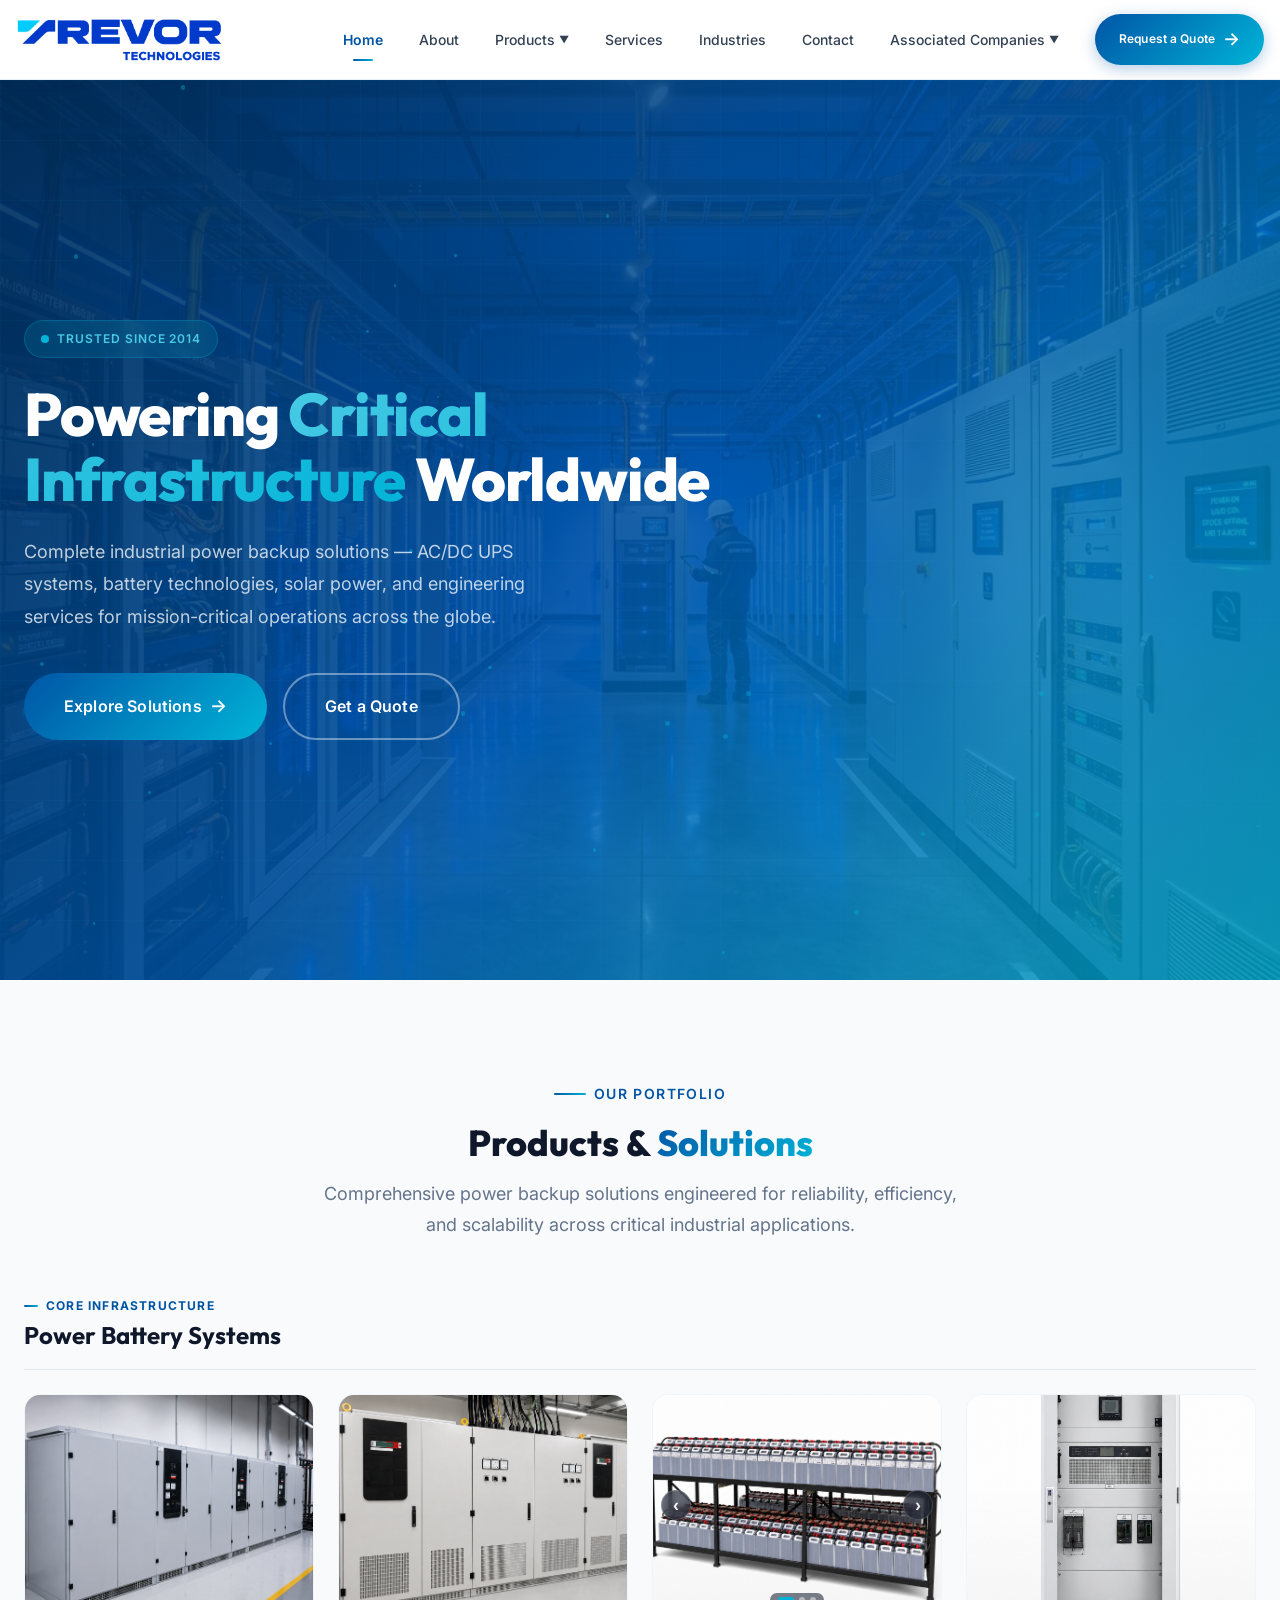
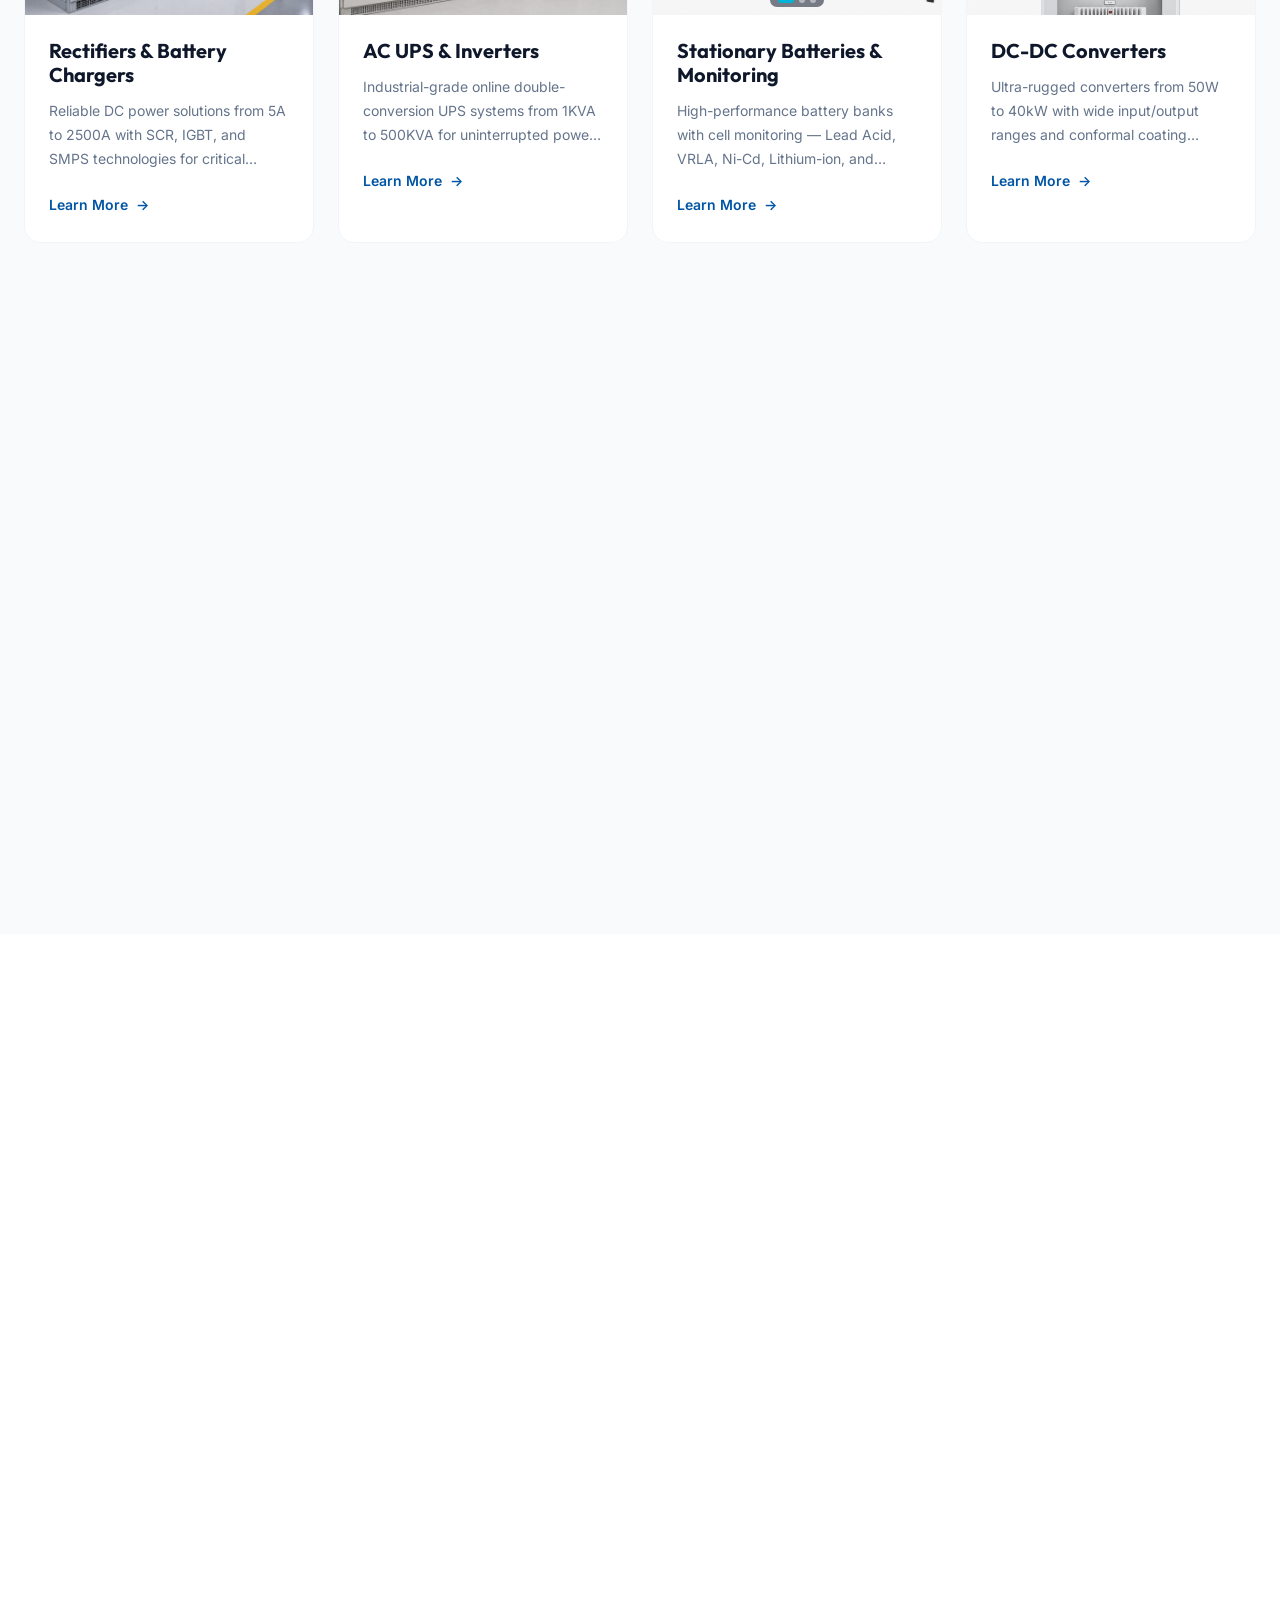
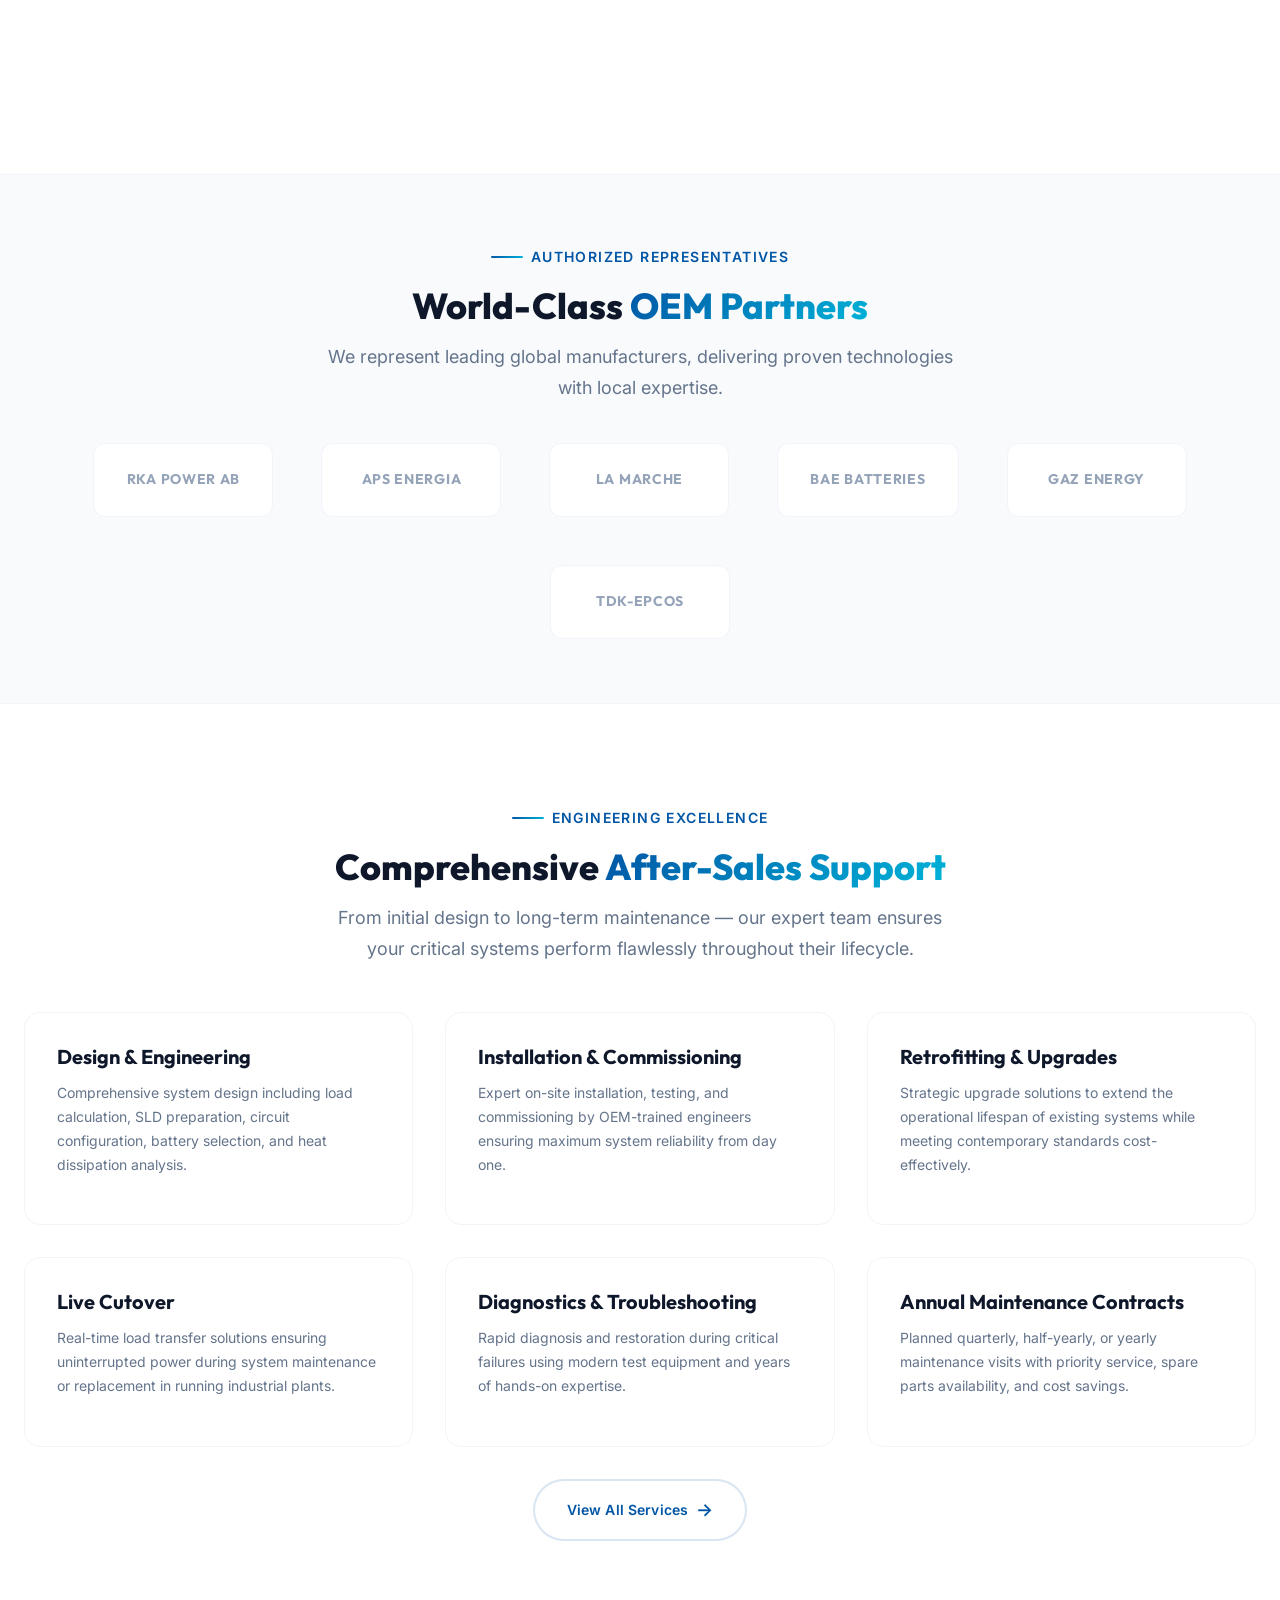
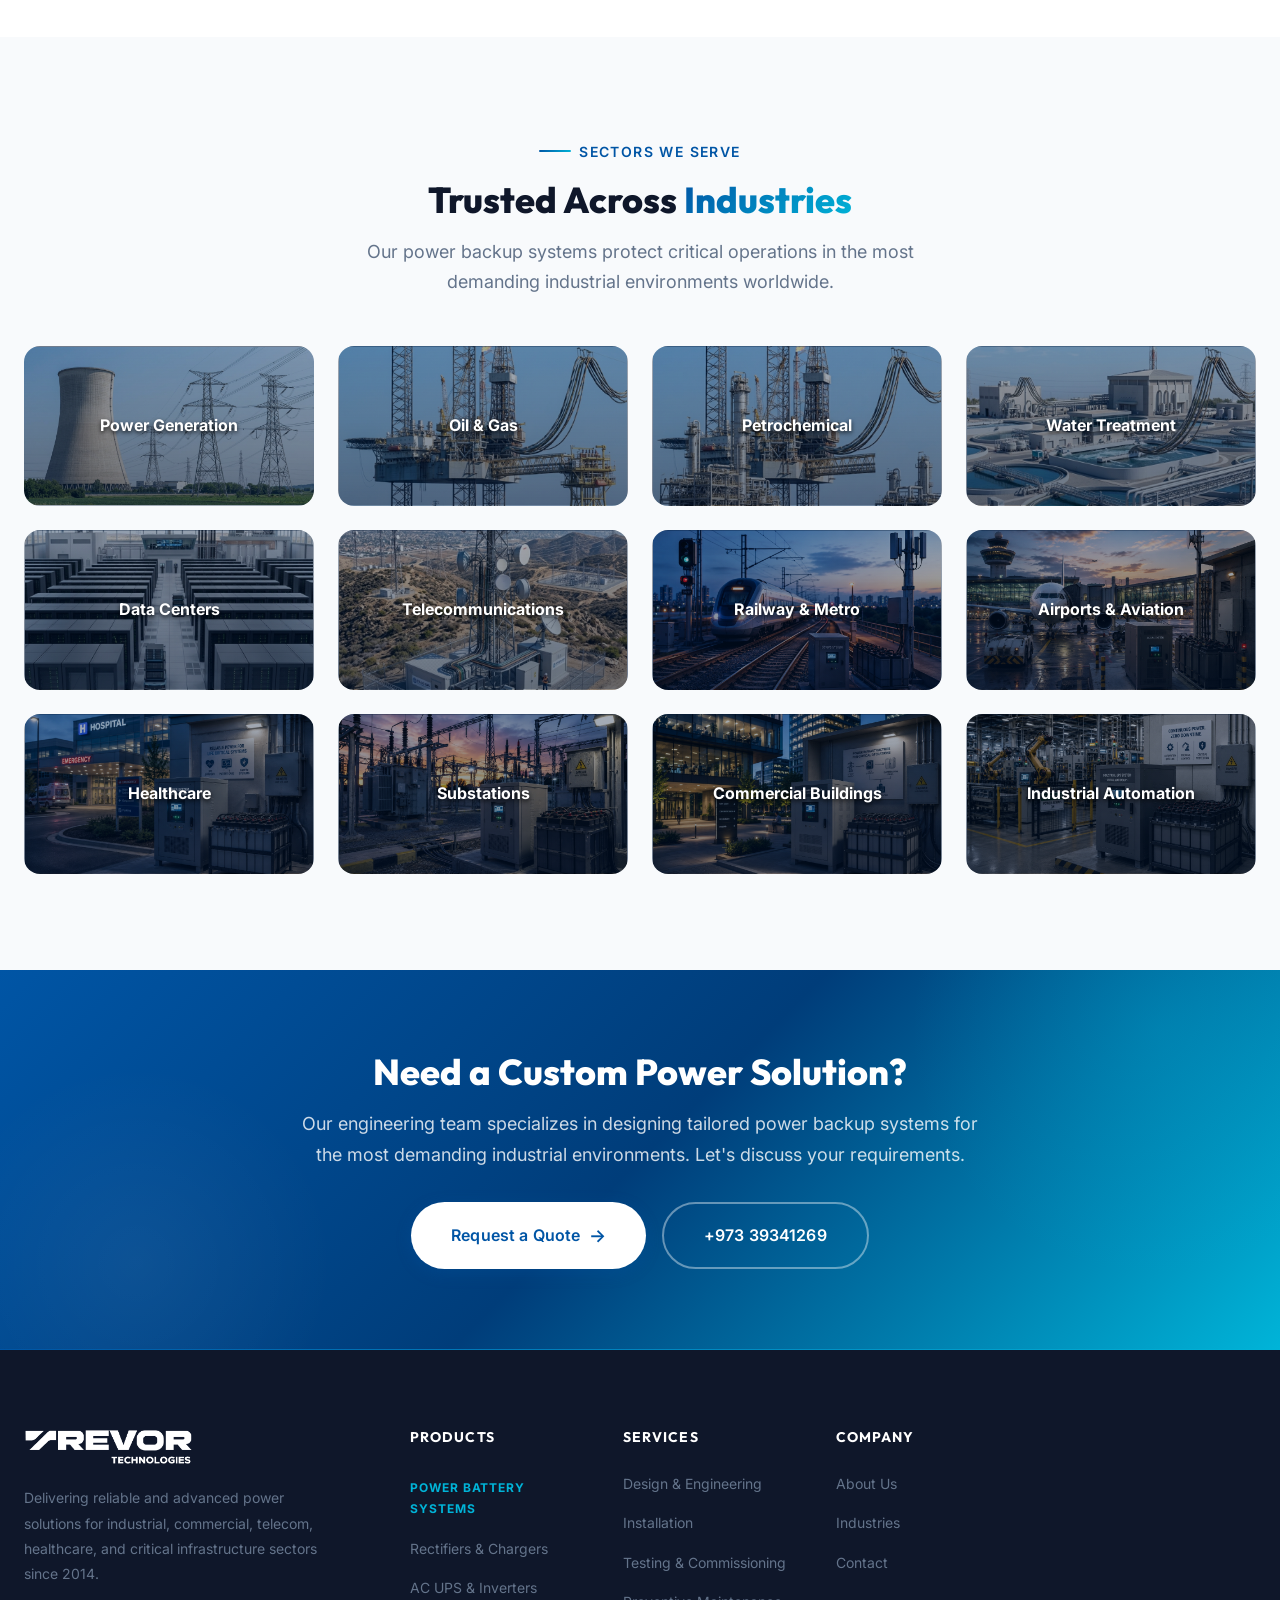
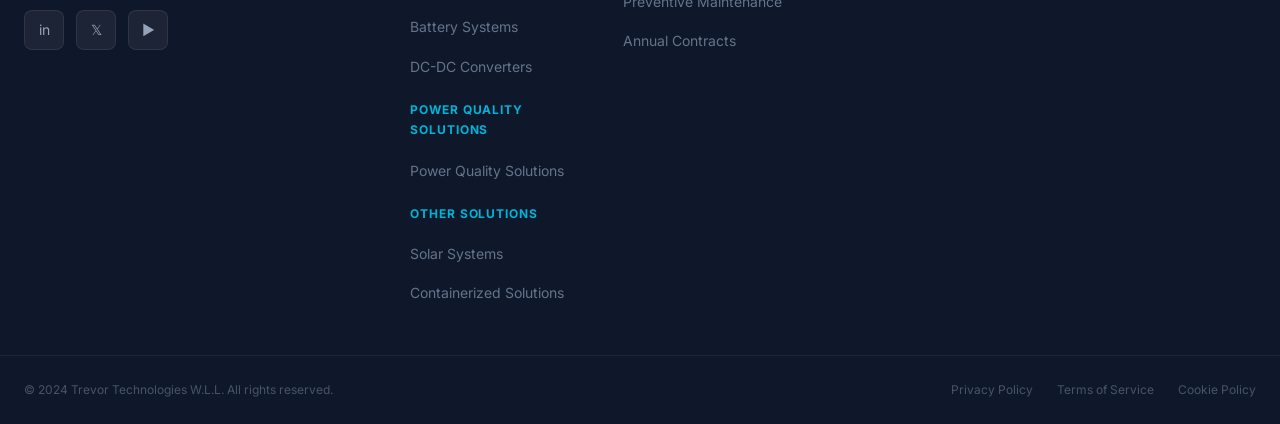
<file: index.html>
<!DOCTYPE html>
<html lang="en">
<head>
  <meta charset="UTF-8">
  <meta name="viewport" content="width=device-width, initial-scale=1.0">
  <meta name="description" content="Trevor Technologies WLL — Industrial Power Backup Systems, AC/DC UPS Solutions, Battery Technologies, Solar Power Systems, and Critical Power Infrastructure for industries worldwide.">
  <meta name="keywords" content="UPS, power backup, rectifiers, battery systems, solar power, DC-DC converters, industrial power, Trevor Technologies">
  <title>Trevor Technologies WLL — Industrial Power Backup & Critical Infrastructure Solutions</title>
  <link rel="stylesheet" href="style.css?v=7">
  <link rel="icon" type="image/png" href="assets/favicon.png?v=3">
  <link rel="apple-touch-icon" href="assets/favicon.png?v=3">
  <script src="https://identity.netlify.com/v1/netlify-identity-widget.js"></script>
</head>
<body>

  <!-- Navigation -->
  <nav class="navbar" id="navbar">
    <div class="container">
      <a href="index.html" class="nav-logo">
        <img src="assets/trevor-brand.png?v=3" alt="Trevor Technologies">
      </a>
      <div class="nav-links" id="navLinks">
        <a href="index.html" class="nav-link active">Home</a>
        <a href="about.html" class="nav-link">About</a>
        <div class="nav-dropdown">
          <a href="products.html" class="nav-link dropdown-trigger">Products <span class="chevron">▼</span></a>
          <div class="dropdown-menu">
            <span class="dropdown-group-label">Power Battery Systems</span>
            <div class="dropdown-group-items">
              <a href="rectifiers.html" class="dropdown-item">
                <div class="dd-text">
                  <span class="dd-title">Rectifiers &amp; Chargers</span>
                  <span class="dd-desc">DC UPS Systems</span>
                </div>
              </a>
              <a href="ac-ups.html" class="dropdown-item">
                <div class="dd-text">
                  <span class="dd-title">AC UPS &amp; Inverters</span>
                  <span class="dd-desc">Uninterruptible Power</span>
                </div>
              </a>
              <a href="batteries.html" class="dropdown-item">
                <div class="dd-text">
                  <span class="dd-title">Battery Systems</span>
                  <span class="dd-desc">Stationary &amp; Monitoring</span>
                </div>
              </a>
              <a href="dc-converters.html" class="dropdown-item">
                <div class="dd-text">
                  <span class="dd-title">DC-DC Converters</span>
                  <span class="dd-desc">Power Conversion</span>
                </div>
              </a>
            </div>
            <span class="dropdown-group-label">Power Quality Solutions</span>
            <div class="dropdown-group-items">
              <a href="power-quality.html" class="dropdown-item">
                <div class="dd-text">
                  <span class="dd-title">Power Quality Solutions</span>
                  <span class="dd-desc">Harmonic & Power Factor</span>
                </div>
              </a>
            </div>
            <span class="dropdown-group-label">Other Solutions</span>
            <div class="dropdown-group-items">
              <a href="solar.html" class="dropdown-item">
                <div class="dd-text">
                  <span class="dd-title">Solar Systems</span>
                  <span class="dd-desc">Renewable Energy</span>
                </div>
              </a>
              <a href="containerized.html" class="dropdown-item">
                <div class="dd-text">
                  <span class="dd-title">Containerized Solutions</span>
                  <span class="dd-desc">Mobile Power Backup</span>
                </div>
              </a>
            </div>
          </div>
        </div>
        <a href="services.html" class="nav-link">Services</a>
        <a href="industries.html" class="nav-link">Industries</a>
        <a href="contact.html" class="nav-link">Contact</a>
                <div class="nav-dropdown">
          <a href="javascript:void(0);" class="nav-link dropdown-trigger">Associated Companies <span class="chevron">▼</span></a>
          <div class="dropdown-menu">
            <a href="https://ids.com.sa/" class="dropdown-item" target="_blank" rel="noopener">
              <div class="dd-text">
                <span class="dd-title">IDS</span>
                <span class="dd-desc">ids.com.sa</span>
              </div>
            </a>
            <a href="https://winmetua.com/index.html" class="dropdown-item" target="_blank" rel="noopener">
              <div class="dd-text">
                <span class="dd-title">Winmet</span>
                <span class="dd-desc">winmetua.com</span>
              </div>
            </a>
            <a href="https://www.powerlinesolutions.com/" class="dropdown-item" target="_blank" rel="noopener">
              <div class="dd-text">
                <span class="dd-title">Powerline Solutions</span>
                <span class="dd-desc">powerlinesolutions.com</span>
              </div>
            </a>
          </div>
        </div>
<div class="nav-cta">
          <a href="contact.html" class="btn btn-primary btn-sm">Request a Quote <span class="btn-icon">→</span></a>
        </div>
      </div>
      <div class="mobile-toggle" id="mobileToggle">
        <span></span><span></span><span></span>
      </div>
    </div>
  </nav>
  <div class="mobile-overlay" id="mobileOverlay"></div>

  <!-- ====== HERO SECTION ====== -->
  <section class="hero" id="hero">
    <div class="hero-bg">
      <img src="assets/hero-power.png" alt="Industrial Power Infrastructure">
    </div>
    <div class="hero-overlay"></div>
    <div class="hero-particles"></div>
    <div class="grid-pattern"></div>

    <div class="container">
      <div class="hero-content">
        <div class="hero-badge">
          <span class="pulse-dot"></span>
          Trusted Since 2014
        </div>
        <h1 class="hero-title">
          Powering <span class="highlight">Critical Infrastructure</span> Worldwide
        </h1>
        <p class="hero-description">
          Complete industrial power backup solutions — AC/DC UPS systems, battery technologies, solar power, and engineering services for mission-critical operations across the globe.
        </p>
        <div class="hero-buttons">
          <a href="products.html" class="btn btn-primary btn-lg">Explore Solutions <span class="btn-icon">→</span></a>
          <a href="contact.html" class="btn btn-outline-white btn-lg">Get a Quote</a>
        </div>
      </div>

    </div>
  </section>

  <!-- ====== PRODUCTS & SOLUTIONS ====== -->
  <section class="section bg-gray" id="products">
    <div class="container">
      <div class="text-center animate-on-scroll">
        <div class="section-label">Our Portfolio</div>
        <h2 class="section-title">Products & <span>Solutions</span></h2>
        <p class="section-subtitle centered">Comprehensive power backup solutions engineered for reliability, efficiency, and scalability across critical industrial applications.</p>
      </div>

      <!-- Subgroup 1: Power Battery Systems -->
      <div class="products-subgroup-block animate-on-scroll" style="margin-top: var(--space-12);">
        <div class="subgroup-header">
          <span class="subgroup-kicker">Core Infrastructure</span>
          <h3 class="subgroup-heading">Power Battery Systems</h3>
        </div>

        <div class="carousel-container" style="margin-top: var(--space-6);">
          <button class="carousel-nav-btn prev" aria-label="Previous Product">
            <svg viewBox="0 0 24 24" width="24" height="24" stroke="currentColor" stroke-width="2.5" fill="none" stroke-linecap="round" stroke-linejoin="round"><polyline points="15 18 9 12 15 6"></polyline></svg>
          </button>
          <div class="products-grid subgroup-grid-4" style="margin-top: 0;">
            <div class="product-card animate-on-scroll delay-1">
              <div class="product-card-image">
                <img src="assets/rectifier-systems.png?v=2" alt="Rectifiers & Battery Chargers">
              </div>
              <div class="product-card-body">
                <h3 class="product-card-title">Rectifiers & Battery Chargers</h3>
                <p class="product-card-desc">Reliable DC power solutions from 5A to 2500A with SCR, IGBT, and SMPS technologies for critical industrial applications.</p>
                <a href="rectifiers.html" class="product-card-link">Learn More <span class="arrow">→</span></a>
              </div>
            </div>

            <div class="product-card animate-on-scroll delay-2">
              <div class="product-card-image">
                <img src="assets/ups-systems.png?v=2" alt="AC UPS & Inverters">
              </div>
              <div class="product-card-body">
                <h3 class="product-card-title">AC UPS & Inverters</h3>
                <p class="product-card-desc">Industrial-grade online double-conversion UPS systems from 1KVA to 500KVA for uninterrupted power supply.</p>
                <a href="ac-ups.html" class="product-card-link">Learn More <span class="arrow">→</span></a>
              </div>
            </div>

            <div class="product-card animate-on-scroll delay-3">
              <div class="product-card-image card-slider-container">
                <div class="card-slider-track">
                  <div class="card-slide active">
                    <img src="assets/battery-systems.png?v=2" alt="Stationary Battery Systems">
                  </div>
                  <div class="card-slide">
                    <img src="assets/battery-systems-2.png?v=2" alt="Battery Rack Systems">
                  </div>
                  <div class="card-slide">
                    <img src="assets/battery-systems-3.png?v=2" alt="Industrial Battery Enclosures">
                  </div>
                </div>
                <button class="card-slider-btn prev" aria-label="Previous battery image" type="button">‹</button>
                <button class="card-slider-btn next" aria-label="Next battery image" type="button">›</button>
                <div class="card-slider-dots">
                  <span class="card-dot active" data-index="0"></span>
                  <span class="card-dot" data-index="1"></span>
                  <span class="card-dot" data-index="2"></span>
                </div>
              </div>
              <div class="product-card-body">
                <h3 class="product-card-title">Stationary Batteries & Monitoring</h3>
                <p class="product-card-desc">High-performance battery banks with cell monitoring — Lead Acid, VRLA, Ni-Cd, Lithium-ion, and Sodium technologies.</p>
                <a href="batteries.html" class="product-card-link">Learn More <span class="arrow">→</span></a>
              </div>
            </div>

            <div class="product-card animate-on-scroll delay-1">
              <div class="product-card-image">
                <img src="assets/dc-converter.png?v=2" alt="DC-DC Converters">
              </div>
              <div class="product-card-body">
                <h3 class="product-card-title">DC-DC Converters</h3>
                <p class="product-card-desc">Ultra-rugged converters from 50W to 40kW with wide input/output ranges and conformal coating protection.</p>
                <a href="dc-converters.html" class="product-card-link">Learn More <span class="arrow">→</span></a>
              </div>
            </div>
          </div>
          <button class="carousel-nav-btn next" aria-label="Next Product">
            <svg viewBox="0 0 24 24" width="24" height="24" stroke="currentColor" stroke-width="2.5" fill="none" stroke-linecap="round" stroke-linejoin="round"><polyline points="9 18 15 12 9 6"></polyline></svg>
          </button>
        </div>
      </div>

      <!-- Combined Row: Power Quality Solutions & Other Solutions -->
      <div class="composite-solutions-row animate-on-scroll">
        <!-- Main Category 2: Power Quality Solutions -->
        <div class="products-subgroup-block">
          <div class="subgroup-header">
            <span class="subgroup-kicker">Grid Optimization &amp; Reliability</span>
            <h3 class="subgroup-heading">Power Quality Solutions</h3>
          </div>

          <div class="carousel-container" style="margin-top: var(--space-6);">
            <button class="carousel-nav-btn prev" aria-label="Previous Product">
              <svg viewBox="0 0 24 24" width="24" height="24" stroke="currentColor" stroke-width="2.5" fill="none" stroke-linecap="round" stroke-linejoin="round"><polyline points="15 18 9 12 15 6"></polyline></svg>
            </button>
            <div class="products-grid subgroup-grid-single" style="margin-top: 0;">
              <div class="product-card animate-on-scroll delay-1">
                <div class="product-card-image card-slider-container">
                  <div class="card-slider-track">
                    <div class="card-slide active">
                      <img src="assets/power-quality-1.png" alt="Power Quality Solutions Cabinet">
                    </div>
                    <div class="card-slide">
                      <img src="assets/power-quality-2.png" alt="Power Quality System Modules">
                    </div>
                    <div class="card-slide">
                      <img src="assets/power-quality-3.png" alt="Power Quality Enclosure">
                    </div>
                    <div class="card-slide">
                      <img src="assets/power-quality-4.png" alt="Power Quality Industrial Panel">
                    </div>
                  </div>
                  <button class="card-slider-btn prev" aria-label="Previous image" type="button">‹</button>
                  <button class="card-slider-btn next" aria-label="Next image" type="button">›</button>
                  <div class="card-slider-dots">
                    <span class="card-dot active" data-index="0"></span>
                    <span class="card-dot" data-index="1"></span>
                    <span class="card-dot" data-index="2"></span>
                    <span class="card-dot" data-index="3"></span>
                  </div>
                </div>
                <div class="product-card-body">
                  <h3 class="product-card-title">Power Quality Solutions</h3>
                  <p class="product-card-desc">Advanced power quality solutions designed to enhance electrical performance, improve system reliability, and support efficient operation of critical power infrastructure.</p>
                  <a href="power-quality.html" class="product-card-link">Learn More <span class="arrow">→</span></a>
                </div>
              </div>
            </div>
            <button class="carousel-nav-btn next" aria-label="Next Product">
              <svg viewBox="0 0 24 24" width="24" height="24" stroke="currentColor" stroke-width="2.5" fill="none" stroke-linecap="round" stroke-linejoin="round"><polyline points="9 18 15 12 9 6"></polyline></svg>
            </button>
          </div>
        </div>

        <!-- Subgroup 3: Other Solutions -->
        <div class="products-subgroup-block">
          <div class="subgroup-header">
            <span class="subgroup-kicker">Specialized Infrastructure</span>
            <h3 class="subgroup-heading">Other Solutions</h3>
          </div>

          <div class="carousel-container" style="margin-top: var(--space-6);">
            <button class="carousel-nav-btn prev" aria-label="Previous Product">
              <svg viewBox="0 0 24 24" width="24" height="24" stroke="currentColor" stroke-width="2.5" fill="none" stroke-linecap="round" stroke-linejoin="round"><polyline points="15 18 9 12 15 6"></polyline></svg>
            </button>
            <div class="products-grid subgroup-grid-2" style="margin-top: 0;">
              <div class="product-card animate-on-scroll delay-2">
                <div class="product-card-image">
                  <img src="assets/solar-systems.png" alt="Solar Power Systems">
                </div>
                <div class="product-card-body">
                  <h3 class="product-card-title">Solar Power Systems</h3>
                  <p class="product-card-desc">Industrial and commercial solar energy solutions designed for maximum efficiency and long-term energy independence.</p>
                  <a href="solar.html" class="product-card-link">Learn More <span class="arrow">→</span></a>
                </div>
              </div>

              <div class="product-card animate-on-scroll delay-3">
                <div class="product-card-image">
                  <img src="assets/containerized-backup.png?v=2" alt="Containerized Backup Solutions">
                </div>
                <div class="product-card-body">
                  <h3 class="product-card-title">Containerized Emergency Systems</h3>
                  <p class="product-card-desc">Custom-designed truck and trailer-mounted power backup systems for emergency deployments and startups.</p>
                  <a href="containerized.html" class="product-card-link">Learn More <span class="arrow">→</span></a>
                </div>
              </div>
            </div>
            <button class="carousel-nav-btn next" aria-label="Next Product">
              <svg viewBox="0 0 24 24" width="24" height="24" stroke="currentColor" stroke-width="2.5" fill="none" stroke-linecap="round" stroke-linejoin="round"><polyline points="9 18 15 12 9 6"></polyline></svg>
            </button>
          </div>
        </div>
      </div>
    </div>
  </section>

  <!-- ====== ABOUT PREVIEW ====== -->
  <section class="section" id="about-preview">
    <div class="container">
      <div class="split-section">
        <div class="split-image animate-fade-left">
          <img src="assets/engineering-services.png" alt="Trevor Technologies Engineering Team">
        </div>
        <div class="split-content animate-fade-right">
          <div class="section-label">About Trevor Technologies</div>
          <h2 class="section-title">Delivering <span>Reliable Power</span> Since 2014</h2>
          <p>Since its inception, Trevor Technologies WLL has been dedicated to delivering reliable and advanced power solutions for industrial, commercial, telecom, healthcare, infrastructure, and critical application sectors.</p>
          <p>With a strong focus on quality, performance, and customer support, we provide complete solutions in Power Backup Systems, Power Quality Management, Central Battery Systems, and Solar Power Systems.</p>

          <div class="feature-list">
            <div class="feature-item">
              <div class="check-icon"></div>
              <span>End-to-end solutions from design to maintenance</span>
            </div>
            <div class="feature-item">
              <div class="check-icon"></div>
              <span>Partnerships with world-leading OEM manufacturers</span>
            </div>
            <div class="feature-item">
              <div class="check-icon"></div>
              <span>Certified engineers with OEM factory training</span>
            </div>
            <div class="feature-item">
              <div class="check-icon"></div>
              <span>24/7 emergency support and maintenance contracts</span>
            </div>
          </div>

          <div style="margin-top: var(--space-8);">
            <a href="about.html" class="btn btn-primary">Learn More About Us <span class="btn-icon">→</span></a>
          </div>
        </div>
      </div>
    </div>
  </section>

  <!-- ====== OEM PARTNERS ====== -->
  <section class="partners-section" id="partners">
    <div class="container">
      <div class="text-center animate-on-scroll" style="margin-bottom: var(--space-10);">
        <div class="section-label">Authorized Representatives</div>
        <h2 class="section-title">World-Class <span>OEM Partners</span></h2>
        <p class="section-subtitle centered">We represent leading global manufacturers, delivering proven technologies with local expertise.</p>
      </div>
      <div class="partners-grid animate-on-scroll">
        <div class="partner-logo">
          <span>RKA Power AB</span>
        </div>
        <div class="partner-logo">
          <span>APS Energia</span>
        </div>
        <div class="partner-logo">
          <span>La Marche</span>
        </div>
        <div class="partner-logo">
          <span>BAE Batteries</span>
        </div>
        <div class="partner-logo">
          <span>Gaz Energy</span>
        </div>
        <div class="partner-logo">
          <span>TDK-EPCOS</span>
        </div>
      </div>
    </div>
  </section>

  <!-- ====== SERVICES PREVIEW ====== -->
  <section class="section" id="services-preview">
    <div class="container">
      <div class="text-center animate-on-scroll">
        <div class="section-label">Engineering Excellence</div>
        <h2 class="section-title">Comprehensive <span>After-Sales Support</span></h2>
        <p class="section-subtitle centered">From initial design to long-term maintenance — our expert team ensures your critical systems perform flawlessly throughout their lifecycle.</p>
      </div>

      <div class="carousel-container" style="margin-top: var(--space-12);">
        <button class="carousel-nav-btn prev" aria-label="Previous Service">
          <svg viewBox="0 0 24 24" width="24" height="24" stroke="currentColor" stroke-width="2.5" fill="none" stroke-linecap="round" stroke-linejoin="round"><polyline points="15 18 9 12 15 6"></polyline></svg>
        </button>
        <div class="services-grid" style="margin-top: 0;">
          <div class="service-card animate-on-scroll delay-1">
            <h3>Design & Engineering</h3>
            <p>Comprehensive system design including load calculation, SLD preparation, circuit configuration, battery selection, and heat dissipation analysis.</p>
          </div>
          <div class="service-card animate-on-scroll delay-2">
            <h3>Installation & Commissioning</h3>
            <p>Expert on-site installation, testing, and commissioning by OEM-trained engineers ensuring maximum system reliability from day one.</p>
          </div>
          <div class="service-card animate-on-scroll delay-3">
            <h3>Retrofitting & Upgrades</h3>
            <p>Strategic upgrade solutions to extend the operational lifespan of existing systems while meeting contemporary standards cost-effectively.</p>
          </div>
          <div class="service-card animate-on-scroll delay-1">
            <h3>Live Cutover</h3>
            <p>Real-time load transfer solutions ensuring uninterrupted power during system maintenance or replacement in running industrial plants.</p>
          </div>
          <div class="service-card animate-on-scroll delay-2">
            <h3>Diagnostics & Troubleshooting</h3>
            <p>Rapid diagnosis and restoration during critical failures using modern test equipment and years of hands-on expertise.</p>
          </div>
          <div class="service-card animate-on-scroll delay-3">
            <h3>Annual Maintenance Contracts</h3>
            <p>Planned quarterly, half-yearly, or yearly maintenance visits with priority service, spare parts availability, and cost savings.</p>
          </div>
        </div>
        <button class="carousel-nav-btn next" aria-label="Next Service">
          <svg viewBox="0 0 24 24" width="24" height="24" stroke="currentColor" stroke-width="2.5" fill="none" stroke-linecap="round" stroke-linejoin="round"><polyline points="9 18 15 12 9 6"></polyline></svg>
        </button>
      </div>

      <div class="text-center animate-on-scroll" style="margin-top: var(--space-8);">
        <a href="services.html" class="btn btn-secondary">View All Services <span class="btn-icon">→</span></a>
      </div>
    </div>
  </section>

  <!-- ====== INDUSTRIES SERVED ====== -->
  <section class="section bg-gray" id="industries">
    <div class="container">
      <div class="text-center animate-on-scroll">
        <div class="section-label">Sectors We Serve</div>
        <h2 class="section-title">Trusted Across <span>Industries</span></h2>
        <p class="section-subtitle centered">Our power backup systems protect critical operations in the most demanding industrial environments worldwide.</p>
      </div>

      <div class="carousel-container" style="margin-top: var(--space-12);">
        <button class="carousel-nav-btn prev" aria-label="Previous Sector">
          <svg viewBox="0 0 24 24" width="24" height="24" stroke="currentColor" stroke-width="2.5" fill="none" stroke-linecap="round" stroke-linejoin="round"><polyline points="15 18 9 12 15 6"></polyline></svg>
        </button>
        <div class="industries-grid" style="margin-top: 0;">
        <div class="industry-card animate-on-scroll delay-1" style="background: linear-gradient(rgba(0, 20, 50, 0.35), rgba(0, 20, 50, 0.55)), url('assets/power-generation.jpg') no-repeat center center; background-size: cover; border-color: transparent; display: flex; flex-direction: column; justify-content: center; align-items: center; min-height: 160px;">
          <div class="industry-name" style="color: #ffffff; font-weight: 700; text-shadow: 0 2px 4px rgba(0,0,0,0.8); font-size: var(--text-base);">Power Generation</div>
        </div>
        <div class="industry-card animate-on-scroll delay-2" style="background: linear-gradient(rgba(0, 20, 50, 0.35), rgba(0, 20, 50, 0.55)), url('assets/oil-and-gas.jpg') no-repeat center center; background-size: cover; border-color: transparent; display: flex; flex-direction: column; justify-content: center; align-items: center; min-height: 160px;">
          <div class="industry-name" style="color: #ffffff; font-weight: 700; text-shadow: 0 2px 4px rgba(0,0,0,0.8); font-size: var(--text-base);">Oil & Gas</div>
        </div>
        <div class="industry-card animate-on-scroll delay-3" style="background: linear-gradient(rgba(0, 20, 50, 0.35), rgba(0, 20, 50, 0.55)), url('assets/petrochemical.jpg') no-repeat center center; background-size: cover; border-color: transparent; display: flex; flex-direction: column; justify-content: center; align-items: center; min-height: 160px;">
          <div class="industry-name" style="color: #ffffff; font-weight: 700; text-shadow: 0 2px 4px rgba(0,0,0,0.8); font-size: var(--text-base);">Petrochemical</div>
        </div>
        <div class="industry-card animate-on-scroll delay-4" style="background: linear-gradient(rgba(0, 20, 50, 0.35), rgba(0, 20, 50, 0.55)), url('assets/water-treatment.jpg') no-repeat center center; background-size: cover; border-color: transparent; display: flex; flex-direction: column; justify-content: center; align-items: center; min-height: 160px;">
          <div class="industry-name" style="color: #ffffff; font-weight: 700; text-shadow: 0 2px 4px rgba(0,0,0,0.8); font-size: var(--text-base);">Water Treatment</div>
        </div>
        <div class="industry-card animate-on-scroll delay-1" style="background: linear-gradient(rgba(0, 20, 50, 0.35), rgba(0, 20, 50, 0.55)), url('assets/data-centers.jpg') no-repeat center center; background-size: cover; border-color: transparent; display: flex; flex-direction: column; justify-content: center; align-items: center; min-height: 160px;">
          <div class="industry-name" style="color: #ffffff; font-weight: 700; text-shadow: 0 2px 4px rgba(0,0,0,0.8); font-size: var(--text-base);">Data Centers</div>
        </div>
        <div class="industry-card animate-on-scroll delay-2" style="background: linear-gradient(rgba(0, 20, 50, 0.35), rgba(0, 20, 50, 0.55)), url('assets/telecommunications.jpg') no-repeat center center; background-size: cover; border-color: transparent; display: flex; flex-direction: column; justify-content: center; align-items: center; min-height: 160px;">
          <div class="industry-name" style="color: #ffffff; font-weight: 700; text-shadow: 0 2px 4px rgba(0,0,0,0.8); font-size: var(--text-base);">Telecommunications</div>
        </div>
        <div class="industry-card animate-on-scroll delay-3" style="background: linear-gradient(rgba(0, 20, 50, 0.35), rgba(0, 20, 50, 0.55)), url('assets/railway-metro.jpg') no-repeat center center; background-size: cover; border-color: transparent; display: flex; flex-direction: column; justify-content: center; align-items: center; min-height: 160px;">
          <div class="industry-name" style="color: #ffffff; font-weight: 700; text-shadow: 0 2px 4px rgba(0,0,0,0.8); font-size: var(--text-base);">Railway & Metro</div>
        </div>
        <div class="industry-card animate-on-scroll delay-4" style="background: linear-gradient(rgba(0, 20, 50, 0.35), rgba(0, 20, 50, 0.55)), url('assets/aviation-airports.jpg') no-repeat center center; background-size: cover; border-color: transparent; display: flex; flex-direction: column; justify-content: center; align-items: center; min-height: 160px;">
          <div class="industry-name" style="color: #ffffff; font-weight: 700; text-shadow: 0 2px 4px rgba(0,0,0,0.8); font-size: var(--text-base);">Airports &amp; Aviation</div>
        </div>
        <div class="industry-card animate-on-scroll delay-1" style="background: linear-gradient(rgba(0, 20, 50, 0.35), rgba(0, 20, 50, 0.55)), url('assets/healthcare-hospitals.jpg') no-repeat center center; background-size: cover; border-color: transparent; display: flex; flex-direction: column; justify-content: center; align-items: center; min-height: 160px;">
          <div class="industry-name" style="color: #ffffff; font-weight: 700; text-shadow: 0 2px 4px rgba(0,0,0,0.8); font-size: var(--text-base);">Healthcare</div>
        </div>
        <div class="industry-card animate-on-scroll delay-2" style="background: linear-gradient(rgba(0, 20, 50, 0.35), rgba(0, 20, 50, 0.55)), url('assets/electrical-substations.jpg') no-repeat center center; background-size: cover; border-color: transparent; display: flex; flex-direction: column; justify-content: center; align-items: center; min-height: 160px;">
          <div class="industry-name" style="color: #ffffff; font-weight: 700; text-shadow: 0 2px 4px rgba(0,0,0,0.8); font-size: var(--text-base);">Substations</div>
        </div>
        <div class="industry-card animate-on-scroll delay-3" style="background: linear-gradient(rgba(0, 20, 50, 0.35), rgba(0, 20, 50, 0.55)), url('assets/commercial-buildings.jpg') no-repeat center center; background-size: cover; border-color: transparent; display: flex; flex-direction: column; justify-content: center; align-items: center; min-height: 160px;">
          <div class="industry-name" style="color: #ffffff; font-weight: 700; text-shadow: 0 2px 4px rgba(0,0,0,0.8); font-size: var(--text-base);">Commercial Buildings</div>
        </div>
        <div class="industry-card animate-on-scroll delay-4" style="background: linear-gradient(rgba(0, 20, 50, 0.35), rgba(0, 20, 50, 0.55)), url('assets/industrial-automation.jpg') no-repeat center center; background-size: cover; border-color: transparent; display: flex; flex-direction: column; justify-content: center; align-items: center; min-height: 160px;">
          <div class="industry-name" style="color: #ffffff; font-weight: 700; text-shadow: 0 2px 4px rgba(0,0,0,0.8); font-size: var(--text-base);">Industrial Automation</div>
        </div>
      </div>
      <button class="carousel-nav-btn next" aria-label="Next Sector">
        <svg viewBox="0 0 24 24" width="24" height="24" stroke="currentColor" stroke-width="2.5" fill="none" stroke-linecap="round" stroke-linejoin="round"><polyline points="9 18 15 12 9 6"></polyline></svg>
      </button>
    </div>
    </div>
  </section>

  <!-- ====== CTA BANNER ====== -->
  <section class="cta-banner" id="cta">
    <div class="container">
      <div class="cta-content animate-on-scroll">
        <h2>Need a Custom Power Solution?</h2>
        <p>Our engineering team specializes in designing tailored power backup systems for the most demanding industrial environments. Let's discuss your requirements.</p>
        <div class="cta-buttons">
          <a href="contact.html" class="btn btn-primary btn-lg" style="background: var(--white); color: var(--trevor-blue);">Request a Quote <span class="btn-icon">→</span></a>
          <a href="tel:+97339341269" class="btn btn-outline-white btn-lg"> +973 39341269</a>
        </div>
      </div>
    </div>
  </section>

  <!-- ====== FOOTER ====== -->
  <footer class="footer">
    <div class="footer-main">
      <div class="container">
        <div class="footer-grid">
          <div class="footer-brand">
            <img src="assets/trevor-brand.png?v=3" alt="Trevor Technologies">
            <p>Delivering reliable and advanced power solutions for industrial, commercial, telecom, healthcare, and critical infrastructure sectors since 2014.</p>
            <div class="footer-social">
              <a href="#" aria-label="LinkedIn">in</a>
              <a href="#" aria-label="Twitter">𝕏</a>
              <a href="#" aria-label="YouTube">▶</a>
            </div>
          </div>
          <div class="footer-col">
            <h4>Products</h4>
            <ul>
              <li style="font-size: var(--text-xs); font-weight: 700; text-transform: uppercase; letter-spacing: 0.08em; color: var(--trevor-cyan); padding: var(--space-2) 0 var(--space-1); pointer-events: none;">Power Battery Systems</li>
              <li><a href="rectifiers.html">Rectifiers & Chargers</a></li>
              <li><a href="ac-ups.html">AC UPS & Inverters</a></li>
              <li><a href="batteries.html">Battery Systems</a></li>
              <li><a href="dc-converters.html">DC-DC Converters</a></li>
              <li style="font-size: var(--text-xs); font-weight: 700; text-transform: uppercase; letter-spacing: 0.08em; color: var(--trevor-cyan); padding: var(--space-2) 0 var(--space-1); pointer-events: none;">Power Quality Solutions</li>
              <li><a href="power-quality.html">Power Quality Solutions</a></li>
              <li style="font-size: var(--text-xs); font-weight: 700; text-transform: uppercase; letter-spacing: 0.08em; color: var(--trevor-cyan); padding: var(--space-2) 0 var(--space-1); pointer-events: none;">Other Solutions</li>
              <li><a href="solar.html">Solar Systems</a></li>
              <li><a href="containerized.html">Containerized Solutions</a></li>
            </ul>
          </div>
          <div class="footer-col">
            <h4>Services</h4>
            <ul>
              <li><a href="services.html">Design & Engineering</a></li>
              <li><a href="services.html">Installation</a></li>
              <li><a href="services.html">Testing & Commissioning</a></li>
              <li><a href="services.html">Preventive Maintenance</a></li>
              <li><a href="services.html">Annual Contracts</a></li>
            </ul>
          </div>
          <div class="footer-col">
            <h4>Company</h4>
            <ul>
              <li><a href="about.html">About Us</a></li>
              <li><a href="industries.html">Industries</a></li>
              <li><a href="contact.html">Contact</a></li>
            </ul>
          </div>
        </div>
      </div>
    </div>
    <div class="footer-bottom">
      <div class="container">
        <p>© 2024 Trevor Technologies W.L.L. All rights reserved.</p>
        <div class="footer-bottom-links">
          <a href="#">Privacy Policy</a>
          <a href="#">Terms of Service</a>
          <a href="#">Cookie Policy</a>
        </div>
      </div>
    </div>
  </footer>

  <!-- Scroll to Top -->
  <button class="scroll-top" id="scrollTop" aria-label="Scroll to top">↑</button>

  <script src="script.js?v=2"></script>
  <script>
    if (window.netlifyIdentity) {
      window.netlifyIdentity.on("init", user => {
        if (!user) {
          window.netlifyIdentity.on("login", () => {
            document.location.href = "/admin/";
          });
        }
      });
    }
  </script>
</body>
</html>
</file>
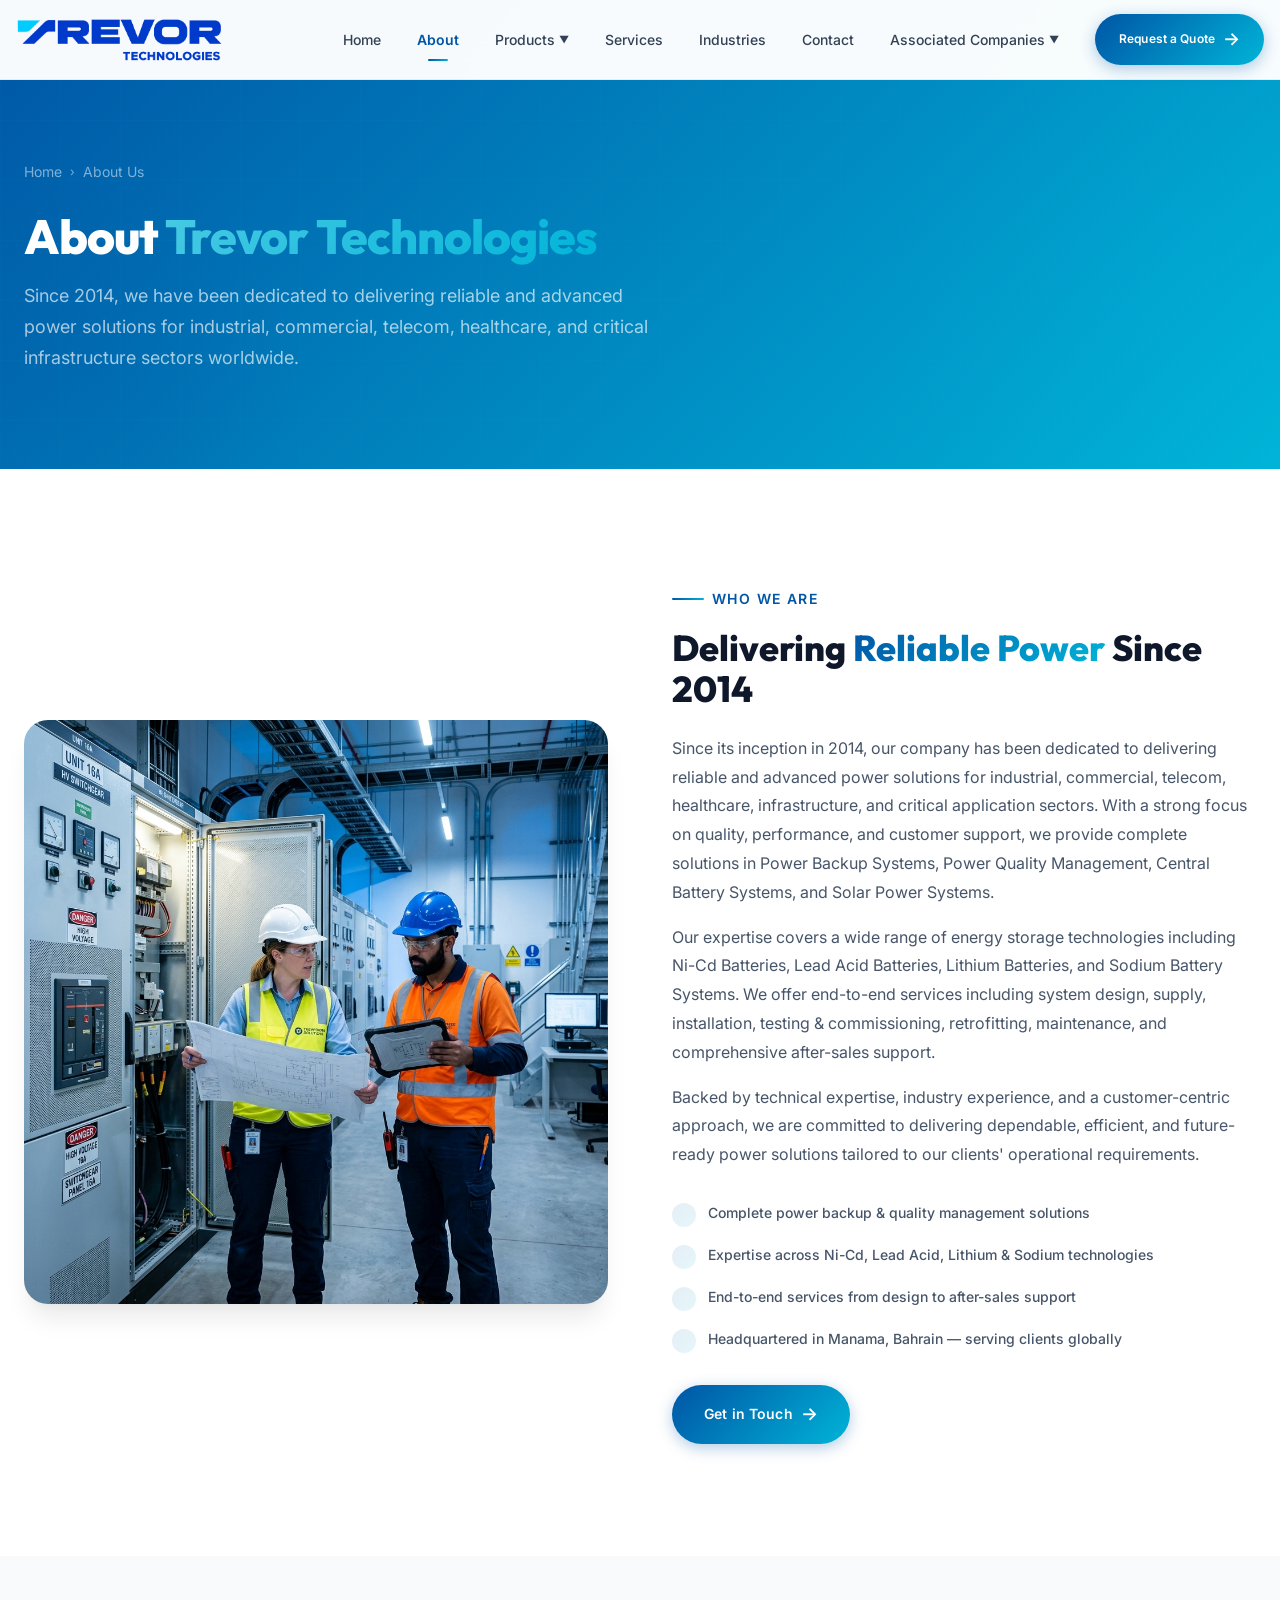
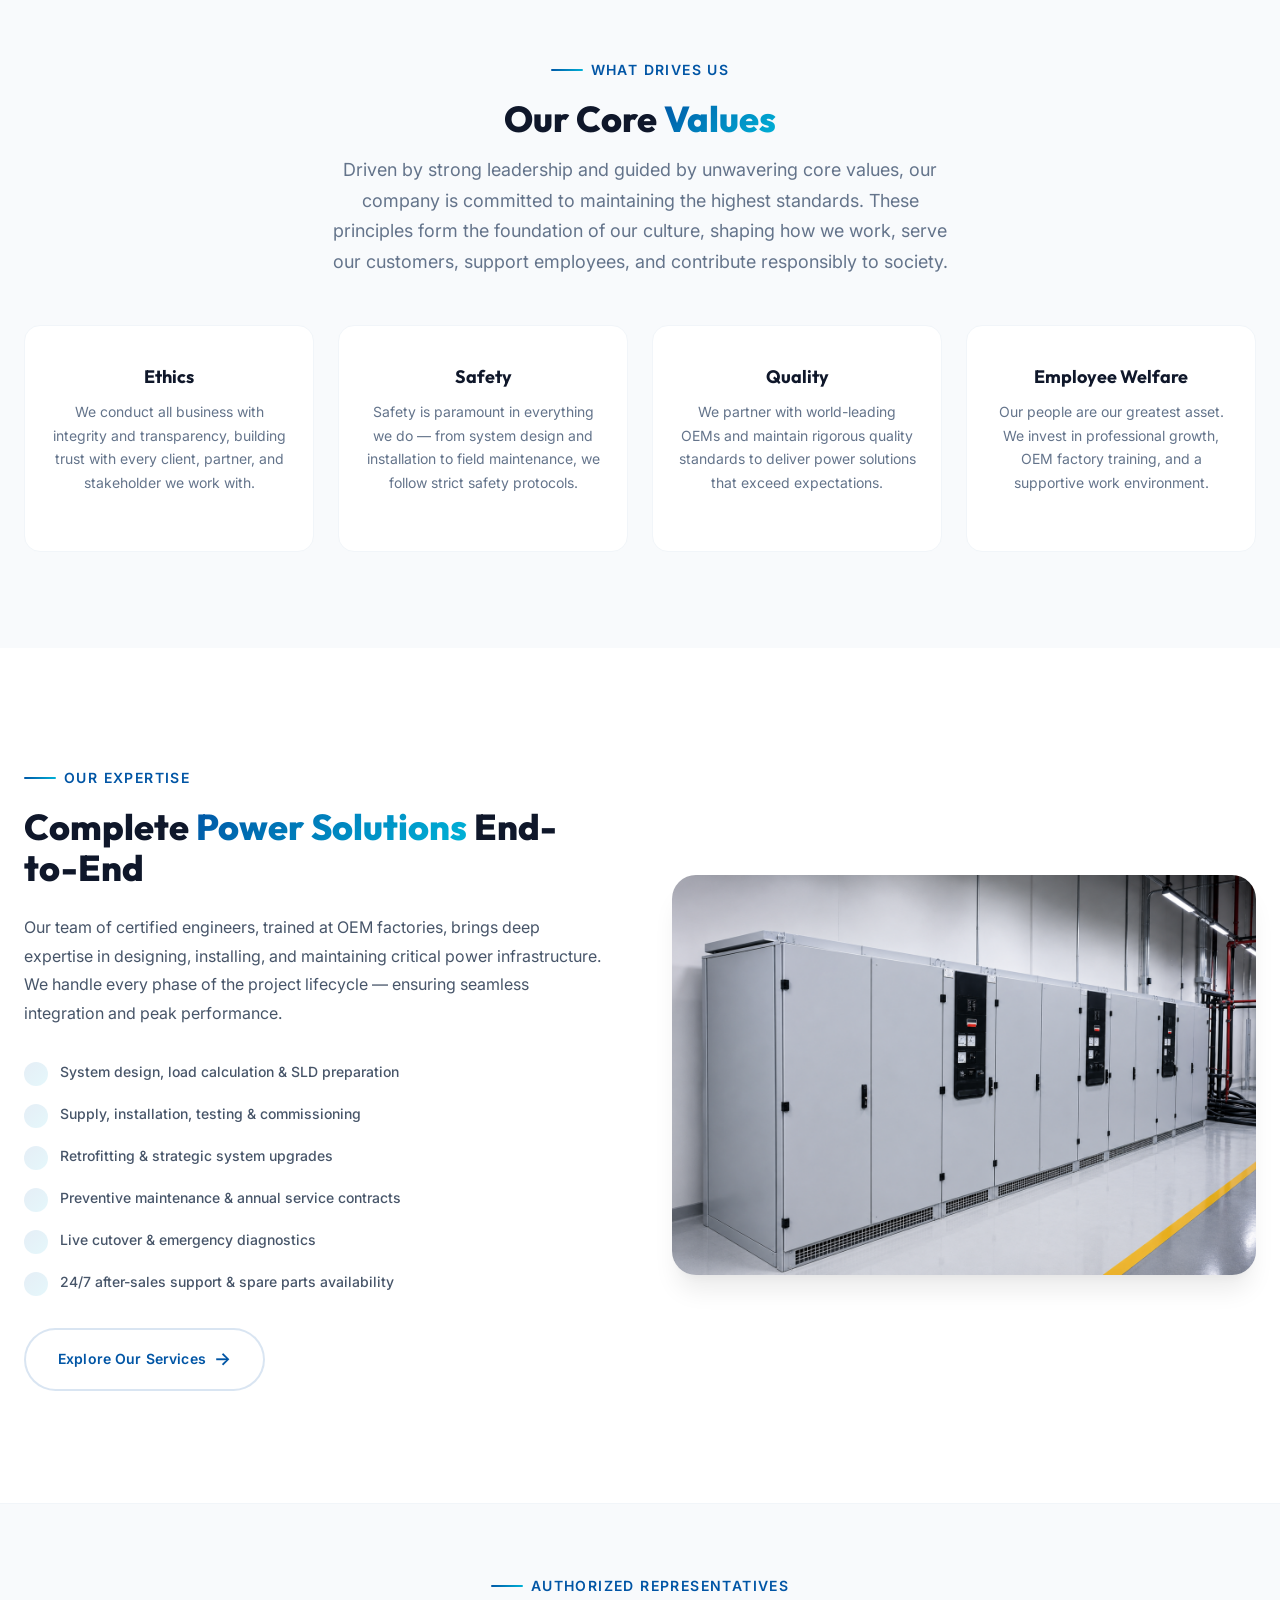
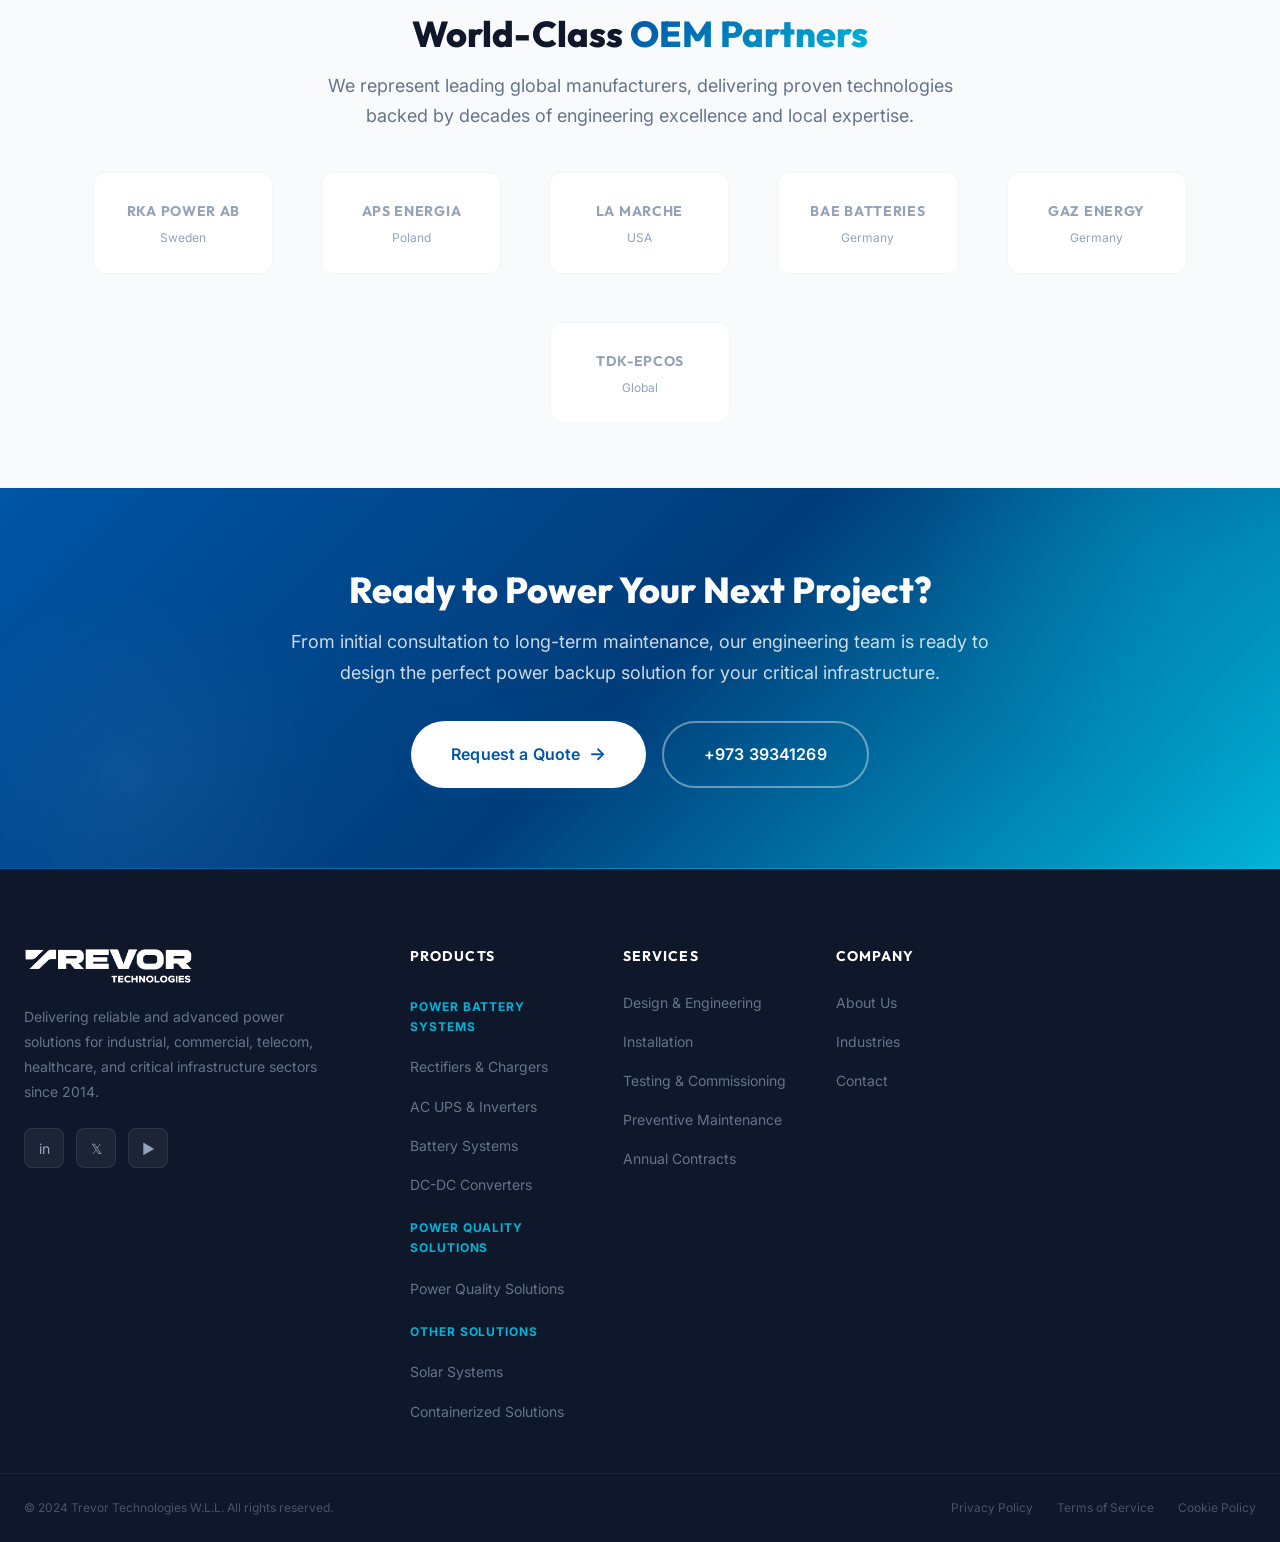
<file: about.html>
<!DOCTYPE html>
<html lang="en">
<head>
  <meta charset="UTF-8">
  <meta name="viewport" content="width=device-width, initial-scale=1.0">
  <meta name="description" content="About Trevor Technologies W.L.L — Since 2014, delivering reliable and advanced industrial power backup solutions, AC/DC UPS systems, battery technologies, and solar power systems from Manama, Bahrain.">
  <meta name="keywords" content="Trevor Technologies, about us, industrial power solutions, power backup, Bahrain, Manama, UPS, battery systems, solar power, OEM partners">
  <title>About Us — Trevor Technologies WLL | Industrial Power Solutions Since 2014</title>
  <link rel="stylesheet" href="style.css?v=7">
  <link rel="icon" type="image/png" href="assets/favicon.png?v=3">
  <link rel="apple-touch-icon" href="assets/favicon.png?v=3">
</head>
<body>

  <!-- Navigation -->
  <nav class="navbar" id="navbar">
    <div class="container">
      <a href="index.html" class="nav-logo">
        <img src="assets/trevor-brand.png?v=3" alt="Trevor Technologies">
      </a>
      <div class="nav-links" id="navLinks">
        <a href="index.html" class="nav-link">Home</a>
        <a href="about.html" class="nav-link active">About</a>
        <div class="nav-dropdown">
          <a href="products.html" class="nav-link dropdown-trigger">Products <span class="chevron">▼</span></a>
          <div class="dropdown-menu">
            <span class="dropdown-group-label">Power Battery Systems</span>
            <div class="dropdown-group-items">
              <a href="rectifiers.html" class="dropdown-item">
                <div class="dd-text">
                  <span class="dd-title">Rectifiers & Chargers</span>
                  <span class="dd-desc">DC UPS Systems</span>
                </div>
              </a>
              <a href="ac-ups.html" class="dropdown-item">
                <div class="dd-text">
                  <span class="dd-title">AC UPS & Inverters</span>
                  <span class="dd-desc">Uninterruptible Power</span>
                </div>
              </a>
              <a href="batteries.html" class="dropdown-item">
                <div class="dd-text">
                  <span class="dd-title">Battery Systems</span>
                  <span class="dd-desc">Stationary & Monitoring</span>
                </div>
              </a>
              <a href="dc-converters.html" class="dropdown-item">
                <div class="dd-text">
                  <span class="dd-title">DC-DC Converters</span>
                  <span class="dd-desc">Power Conversion</span>
                </div>
              </a>
            </div>
            <span class="dropdown-group-label">Power Quality Solutions</span>
            <div class="dropdown-group-items">
              <a href="power-quality.html" class="dropdown-item">
                <div class="dd-text">
                  <span class="dd-title">Power Quality Solutions</span>
                  <span class="dd-desc">Harmonic & Power Factor</span>
                </div>
              </a>
            </div>
            <span class="dropdown-group-label">Other Solutions</span>
            <div class="dropdown-group-items">
              <a href="solar.html" class="dropdown-item">
                <div class="dd-text">
                  <span class="dd-title">Solar Systems</span>
                  <span class="dd-desc">Renewable Energy</span>
                </div>
              </a>
              <a href="containerized.html" class="dropdown-item">
                <div class="dd-text">
                  <span class="dd-title">Containerized Solutions</span>
                  <span class="dd-desc">Mobile Power Backup</span>
                </div>
              </a>
            </div>
          </div>
        </div>
        <a href="services.html" class="nav-link">Services</a>
        <a href="industries.html" class="nav-link">Industries</a>
        <a href="contact.html" class="nav-link">Contact</a>
                <div class="nav-dropdown">
          <a href="javascript:void(0);" class="nav-link dropdown-trigger">Associated Companies <span class="chevron">▼</span></a>
          <div class="dropdown-menu">
            <a href="https://ids.com.sa/" class="dropdown-item" target="_blank" rel="noopener">
              <div class="dd-text">
                <span class="dd-title">IDS</span>
                <span class="dd-desc">ids.com.sa</span>
              </div>
            </a>
            <a href="https://winmetua.com/index.html" class="dropdown-item" target="_blank" rel="noopener">
              <div class="dd-text">
                <span class="dd-title">Winmet</span>
                <span class="dd-desc">winmetua.com</span>
              </div>
            </a>
            <a href="https://www.powerlinesolutions.com/" class="dropdown-item" target="_blank" rel="noopener">
              <div class="dd-text">
                <span class="dd-title">Powerline Solutions</span>
                <span class="dd-desc">powerlinesolutions.com</span>
              </div>
            </a>
          </div>
        </div>
<div class="nav-cta">
          <a href="contact.html" class="btn btn-primary btn-sm">Request a Quote <span class="btn-icon">→</span></a>
        </div>
      </div>
      <div class="mobile-toggle" id="mobileToggle">
        <span></span><span></span><span></span>
      </div>
    </div>
  </nav>
  <div class="mobile-overlay" id="mobileOverlay"></div>

  <!-- ====== PAGE HERO ====== -->
  <section class="page-hero">
    <div class="grid-pattern"></div>
    <div class="container">
      <div class="page-hero-content">
        <div class="breadcrumb">
          <a href="index.html">Home</a>
          <span class="separator">›</span>
          <span>About Us</span>
        </div>
        <h1 class="page-hero-title">About <span style="background: linear-gradient(135deg, var(--trevor-cyan-light), var(--trevor-cyan)); -webkit-background-clip: text; -webkit-text-fill-color: transparent; background-clip: text;">Trevor Technologies</span></h1>
        <p class="page-hero-subtitle">Since 2014, we have been dedicated to delivering reliable and advanced power solutions for industrial, commercial, telecom, healthcare, and critical infrastructure sectors worldwide.</p>
      </div>
    </div>
  </section>

  <!-- ====== COMPANY OVERVIEW — SPLIT SECTION ====== -->
  <section class="section" id="company-overview">
    <div class="container">
      <div class="split-section">
        <div class="split-image animate-fade-left">
          <img src="assets/engineering-services.png" alt="Trevor Technologies engineering team at work">
        </div>
        <div class="split-content animate-fade-right">
          <div class="section-label">Who We Are</div>
          <h2 class="section-title">Delivering <span>Reliable Power</span> Since 2014</h2>
          <p>Since its inception in 2014, our company has been dedicated to delivering reliable and advanced power solutions for industrial, commercial, telecom, healthcare, infrastructure, and critical application sectors. With a strong focus on quality, performance, and customer support, we provide complete solutions in Power Backup Systems, Power Quality Management, Central Battery Systems, and Solar Power Systems.</p>
          <p>Our expertise covers a wide range of energy storage technologies including Ni-Cd Batteries, Lead Acid Batteries, Lithium Batteries, and Sodium Battery Systems. We offer end-to-end services including system design, supply, installation, testing & commissioning, retrofitting, maintenance, and comprehensive after-sales support.</p>
          <p>Backed by technical expertise, industry experience, and a customer-centric approach, we are committed to delivering dependable, efficient, and future-ready power solutions tailored to our clients' operational requirements.</p>

          <div class="feature-list">
            <div class="feature-item">
              <div class="check-icon"></div>
              <span>Complete power backup & quality management solutions</span>
            </div>
            <div class="feature-item">
              <div class="check-icon"></div>
              <span>Expertise across Ni-Cd, Lead Acid, Lithium & Sodium technologies</span>
            </div>
            <div class="feature-item">
              <div class="check-icon"></div>
              <span>End-to-end services from design to after-sales support</span>
            </div>
            <div class="feature-item">
              <div class="check-icon"></div>
              <span>Headquartered in Manama, Bahrain — serving clients globally</span>
            </div>
          </div>

          <div style="margin-top: var(--space-8);">
            <a href="contact.html" class="btn btn-primary">Get in Touch <span class="btn-icon">→</span></a>
          </div>
        </div>
      </div>
    </div>
  </section>



  <!-- ====== CORE VALUES ====== -->
  <section class="section bg-gray" id="core-values">
    <div class="container">
      <div class="text-center animate-on-scroll">
        <div class="section-label">What Drives Us</div>
        <h2 class="section-title">Our Core <span>Values</span></h2>
        <p class="section-subtitle centered">Driven by strong leadership and guided by unwavering core values, our company is committed to maintaining the highest standards. These principles form the foundation of our culture, shaping how we work, serve our customers, support employees, and contribute responsibly to society.</p>
      </div>

      <div class="carousel-container" style="margin-top: var(--space-12);">
        <button class="carousel-nav-btn prev" aria-label="Previous Value">
          <svg viewBox="0 0 24 24" width="24" height="24" stroke="currentColor" stroke-width="2.5" fill="none" stroke-linecap="round" stroke-linejoin="round"><polyline points="15 18 9 12 15 6"></polyline></svg>
        </button>
        <div class="values-grid" style="margin-top: 0;">

          <!-- Ethics -->
          <div class="value-card animate-on-scroll delay-1">
            <h3>Ethics</h3>
            <p>We conduct all business with integrity and transparency, building trust with every client, partner, and stakeholder we work with.</p>
          </div>

          <!-- Safety -->
          <div class="value-card animate-on-scroll delay-2">
            <h3>Safety</h3>
            <p>Safety is paramount in everything we do — from system design and installation to field maintenance, we follow strict safety protocols.</p>
          </div>

          <!-- Quality -->
          <div class="value-card animate-on-scroll delay-3">
            <h3>Quality</h3>
            <p>We partner with world-leading OEMs and maintain rigorous quality standards to deliver power solutions that exceed expectations.</p>
          </div>

          <!-- Employee Welfare -->
          <div class="value-card animate-on-scroll delay-4">
            <h3>Employee Welfare</h3>
            <p>Our people are our greatest asset. We invest in professional growth, OEM factory training, and a supportive work environment.</p>
          </div>

        </div>
        <button class="carousel-nav-btn next" aria-label="Next Value">
          <svg viewBox="0 0 24 24" width="24" height="24" stroke="currentColor" stroke-width="2.5" fill="none" stroke-linecap="round" stroke-linejoin="round"><polyline points="9 18 15 12 9 6"></polyline></svg>
        </button>
      </div>
    </div>
  </section>

  <!-- ====== WHAT WE DO — SPLIT SECTION (REVERSE) ====== -->
  <section class="section" id="what-we-do">
    <div class="container">
      <div class="split-section reverse">
        <div class="split-image animate-fade-right">
          <img src="assets/rectifier-systems.png?v=2" alt="Industrial rectifier and power systems">
        </div>
        <div class="split-content animate-fade-left">
          <div class="section-label">Our Expertise</div>
          <h2 class="section-title">Complete <span>Power Solutions</span> End-to-End</h2>
          <p>Our team of certified engineers, trained at OEM factories, brings deep expertise in designing, installing, and maintaining critical power infrastructure. We handle every phase of the project lifecycle — ensuring seamless integration and peak performance.</p>

          <div class="feature-list">
            <div class="feature-item">
              <div class="check-icon"></div>
              <span>System design, load calculation & SLD preparation</span>
            </div>
            <div class="feature-item">
              <div class="check-icon"></div>
              <span>Supply, installation, testing & commissioning</span>
            </div>
            <div class="feature-item">
              <div class="check-icon"></div>
              <span>Retrofitting & strategic system upgrades</span>
            </div>
            <div class="feature-item">
              <div class="check-icon"></div>
              <span>Preventive maintenance & annual service contracts</span>
            </div>
            <div class="feature-item">
              <div class="check-icon"></div>
              <span>Live cutover & emergency diagnostics</span>
            </div>
            <div class="feature-item">
              <div class="check-icon"></div>
              <span>24/7 after-sales support & spare parts availability</span>
            </div>
          </div>

          <div style="margin-top: var(--space-8);">
            <a href="services.html" class="btn btn-secondary">Explore Our Services <span class="btn-icon">→</span></a>
          </div>
        </div>
      </div>
    </div>
  </section>

  <!-- ====== OEM PARTNERS ====== -->
  <section class="partners-section" id="partners">
    <div class="container">
      <div class="text-center animate-on-scroll" style="margin-bottom: var(--space-10);">
        <div class="section-label">Authorized Representatives</div>
        <h2 class="section-title">World-Class <span>OEM Partners</span></h2>
        <p class="section-subtitle centered">We represent leading global manufacturers, delivering proven technologies backed by decades of engineering excellence and local expertise.</p>
      </div>
      <div class="partners-grid animate-on-scroll">
        <div class="partner-logo">
          <div style="text-align: center;">
            <span>RKA Power AB</span>
            <div style="font-size: var(--text-xs); color: var(--gray-400); margin-top: var(--space-1); font-weight: 400;">Sweden</div>
          </div>
        </div>
        <div class="partner-logo">
          <div style="text-align: center;">
            <span>APS Energia</span>
            <div style="font-size: var(--text-xs); color: var(--gray-400); margin-top: var(--space-1); font-weight: 400;">Poland</div>
          </div>
        </div>
        <div class="partner-logo">
          <div style="text-align: center;">
            <span>La Marche</span>
            <div style="font-size: var(--text-xs); color: var(--gray-400); margin-top: var(--space-1); font-weight: 400;">USA</div>
          </div>
        </div>
        <div class="partner-logo">
          <div style="text-align: center;">
            <span>BAE Batteries</span>
            <div style="font-size: var(--text-xs); color: var(--gray-400); margin-top: var(--space-1); font-weight: 400;">Germany</div>
          </div>
        </div>
        <div class="partner-logo">
          <div style="text-align: center;">
            <span>Gaz Energy</span>
            <div style="font-size: var(--text-xs); color: var(--gray-400); margin-top: var(--space-1); font-weight: 400;">Germany</div>
          </div>
        </div>
        <div class="partner-logo">
          <div style="text-align: center;">
            <span>TDK-EPCOS</span>
            <div style="font-size: var(--text-xs); color: var(--gray-400); margin-top: var(--space-1); font-weight: 400;">Global</div>
          </div>
        </div>
      </div>
    </div>
  </section>

  <!-- ====== CTA BANNER ====== -->
  <section class="cta-banner" id="cta">
    <div class="container">
      <div class="cta-content animate-on-scroll">
        <h2>Ready to Power Your Next Project?</h2>
        <p>From initial consultation to long-term maintenance, our engineering team is ready to design the perfect power backup solution for your critical infrastructure.</p>
        <div class="cta-buttons">
          <a href="contact.html" class="btn btn-primary btn-lg" style="background: var(--white); color: var(--trevor-blue);">Request a Quote <span class="btn-icon">→</span></a>
          <a href="tel:+97339341269" class="btn btn-outline-white btn-lg"> +973 39341269</a>
        </div>
      </div>
    </div>
  </section>

  <!-- Footer -->
  <footer class="footer">
    <div class="footer-main">
      <div class="container">
        <div class="footer-grid">
          <div class="footer-brand">
            <img src="assets/trevor-brand.png?v=3" alt="Trevor Technologies">
            <p>Delivering reliable and advanced power solutions for industrial, commercial, telecom, healthcare, and critical infrastructure sectors since 2014.</p>
            <div class="footer-social">
              <a href="#" aria-label="LinkedIn">in</a>
              <a href="#" aria-label="Twitter">𝕏</a>
              <a href="#" aria-label="YouTube">▶</a>
            </div>
          </div>
          <div class="footer-col">
            <h4>Products</h4>
            <ul>
              <li style="font-size: var(--text-xs); font-weight: 700; text-transform: uppercase; letter-spacing: 0.08em; color: var(--trevor-cyan); padding: var(--space-2) 0 var(--space-1); pointer-events: none;">Power Battery Systems</li>
              <li><a href="rectifiers.html">Rectifiers & Chargers</a></li>
              <li><a href="ac-ups.html">AC UPS & Inverters</a></li>
              <li><a href="batteries.html">Battery Systems</a></li>
              <li><a href="dc-converters.html">DC-DC Converters</a></li>
              <li style="font-size: var(--text-xs); font-weight: 700; text-transform: uppercase; letter-spacing: 0.08em; color: var(--trevor-cyan); padding: var(--space-2) 0 var(--space-1); pointer-events: none;">Power Quality Solutions</li>
              <li><a href="power-quality.html">Power Quality Solutions</a></li>
              <li style="font-size: var(--text-xs); font-weight: 700; text-transform: uppercase; letter-spacing: 0.08em; color: var(--trevor-cyan); padding: var(--space-2) 0 var(--space-1); pointer-events: none;">Other Solutions</li>
              <li><a href="solar.html">Solar Systems</a></li>
              <li><a href="containerized.html">Containerized Solutions</a></li>
            </ul>
          </div>
          <div class="footer-col">
            <h4>Services</h4>
            <ul>
              <li><a href="services.html">Design & Engineering</a></li>
              <li><a href="services.html">Installation</a></li>
              <li><a href="services.html">Testing & Commissioning</a></li>
              <li><a href="services.html">Preventive Maintenance</a></li>
              <li><a href="services.html">Annual Contracts</a></li>
            </ul>
          </div>
          <div class="footer-col">
            <h4>Company</h4>
            <ul>
              <li><a href="about.html">About Us</a></li>
              <li><a href="industries.html">Industries</a></li>
              <li><a href="contact.html">Contact</a></li>
            </ul>
          </div>
        </div>
      </div>
    </div>
    <div class="footer-bottom">
      <div class="container">
        <p>© 2024 Trevor Technologies W.L.L. All rights reserved.</p>
        <div class="footer-bottom-links">
          <a href="#">Privacy Policy</a>
          <a href="#">Terms of Service</a>
          <a href="#">Cookie Policy</a>
        </div>
      </div>
    </div>
  </footer>

  <!-- Scroll to Top -->
  <button class="scroll-top" id="scrollTop" aria-label="Scroll to top">↑</button>

  <script src="script.js?v=2"></script>
</body>
</html>
</file>
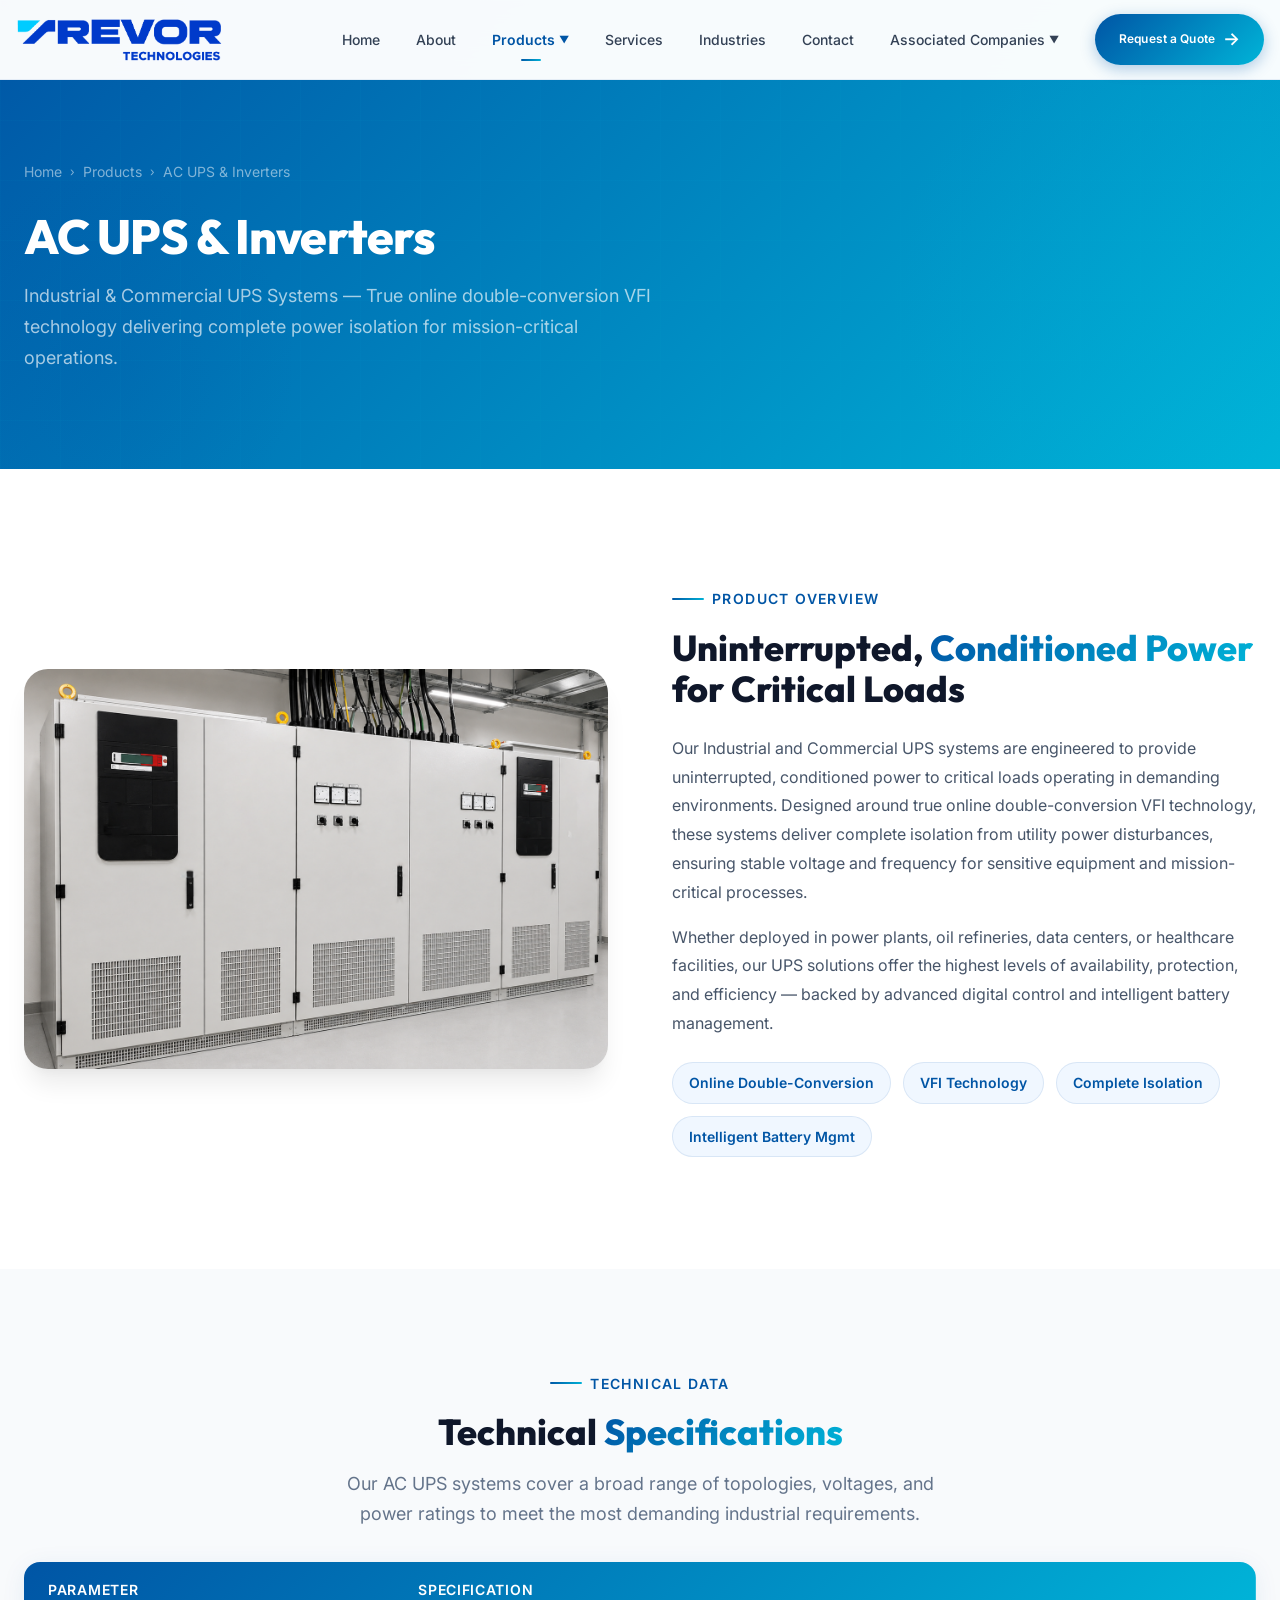
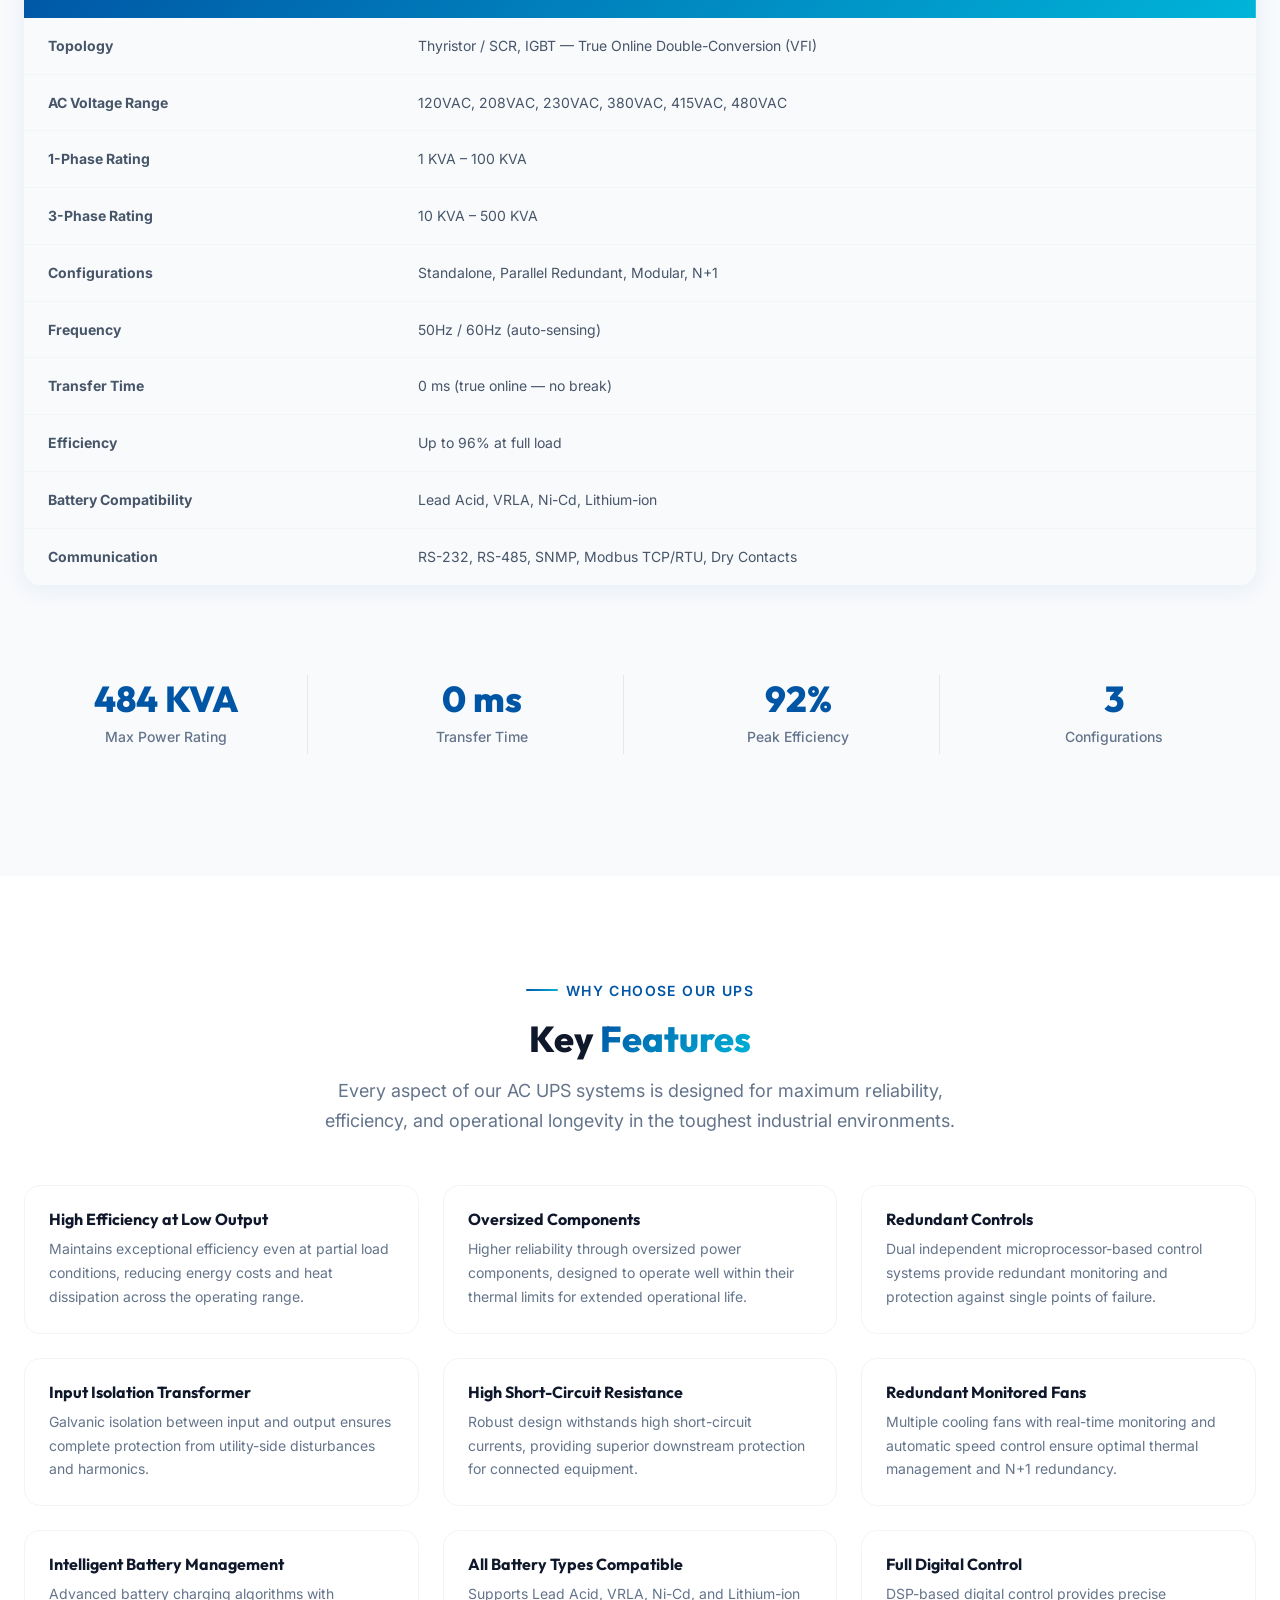
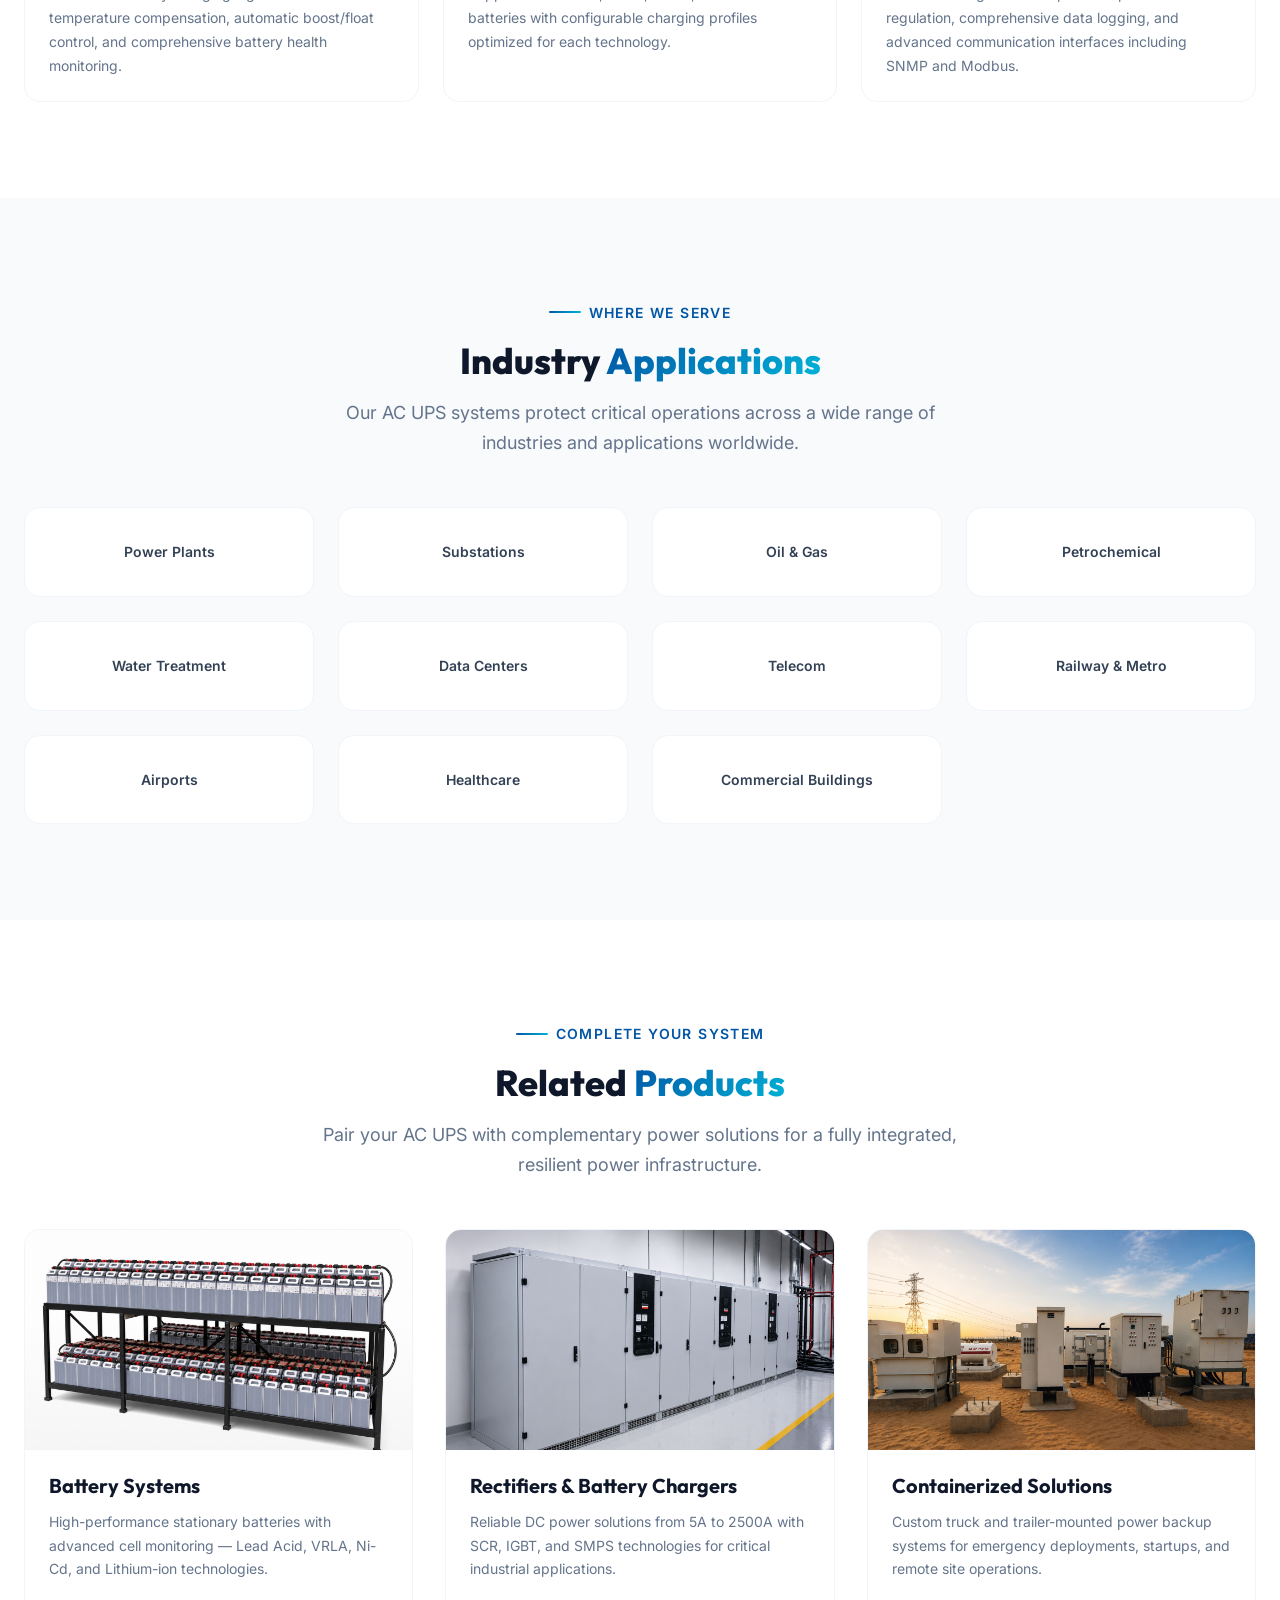
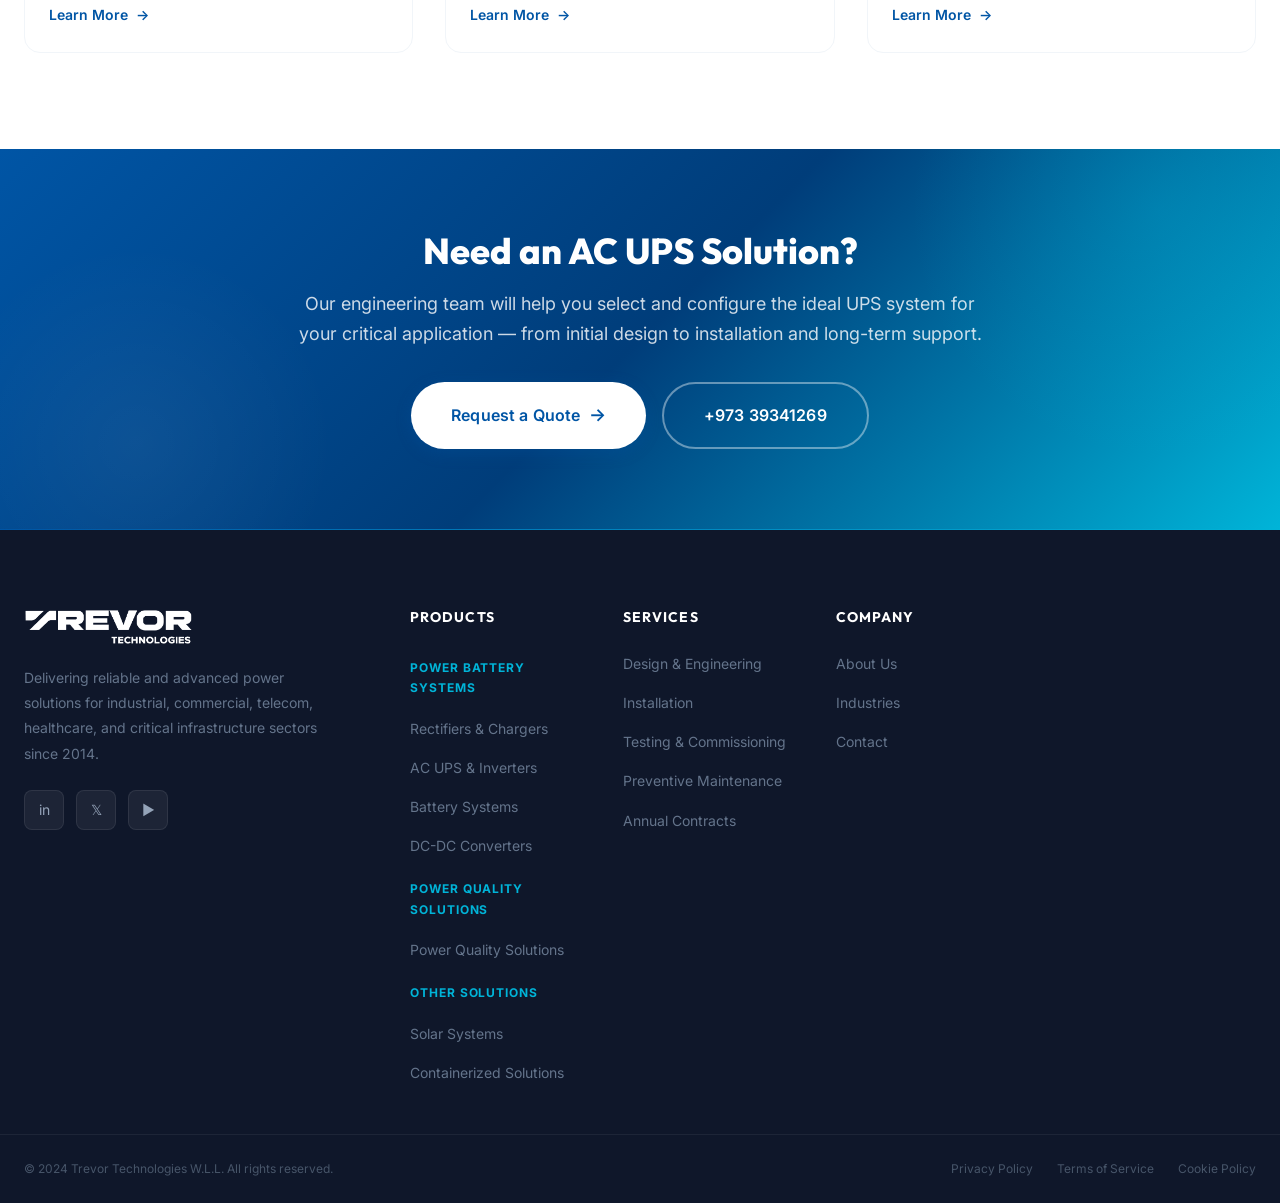
<file: ac-ups.html>
<!DOCTYPE html>
<html lang="en">
<head>
  <meta charset="UTF-8">
  <meta name="viewport" content="width=device-width, initial-scale=1.0">
  <meta name="description" content="Industrial & Commercial AC UPS and Inverter Systems by Trevor Technologies WLL — True online double-conversion VFI technology from 1KVA to 500KVA for mission-critical power protection.">
  <meta name="keywords" content="AC UPS, inverters, uninterruptible power supply, double conversion, VFI, industrial UPS, commercial UPS, online UPS, Trevor Technologies">
  <title>AC UPS & Inverters — Industrial & Commercial UPS Systems | Trevor Technologies WLL</title>
  <link rel="stylesheet" href="style.css?v=7">
  <link rel="icon" type="image/png" href="assets/favicon.png?v=3">
  <link rel="apple-touch-icon" href="assets/favicon.png?v=3">
</head>
<body>

  <!-- Navigation -->
  <nav class="navbar" id="navbar">
    <div class="container">
      <a href="index.html" class="nav-logo">
        <img src="assets/trevor-brand.png?v=3" alt="Trevor Technologies">
      </a>
      <div class="nav-links" id="navLinks">
        <a href="index.html" class="nav-link">Home</a>
        <a href="about.html" class="nav-link">About</a>
        <div class="nav-dropdown">
          <a href="products.html" class="nav-link dropdown-trigger active">Products <span class="chevron">▼</span></a>
          <div class="dropdown-menu">
            <span class="dropdown-group-label">Power Battery Systems</span>
            <div class="dropdown-group-items">
              <a href="rectifiers.html" class="dropdown-item">
                <div class="dd-text">
                  <span class="dd-title">Rectifiers & Chargers</span>
                  <span class="dd-desc">DC UPS Systems</span>
                </div>
              </a>
              <a href="ac-ups.html" class="dropdown-item">
                <div class="dd-text">
                  <span class="dd-title">AC UPS & Inverters</span>
                  <span class="dd-desc">Uninterruptible Power</span>
                </div>
              </a>
              <a href="batteries.html" class="dropdown-item">
                <div class="dd-text">
                  <span class="dd-title">Battery Systems</span>
                  <span class="dd-desc">Stationary & Monitoring</span>
                </div>
              </a>
              <a href="dc-converters.html" class="dropdown-item">
                <div class="dd-text">
                  <span class="dd-title">DC-DC Converters</span>
                  <span class="dd-desc">Power Conversion</span>
                </div>
              </a>
            </div>
            <span class="dropdown-group-label">Power Quality Solutions</span>
            <div class="dropdown-group-items">
              <a href="power-quality.html" class="dropdown-item">
                <div class="dd-text">
                  <span class="dd-title">Power Quality Solutions</span>
                  <span class="dd-desc">Harmonic & Power Factor</span>
                </div>
              </a>
            </div>
            <span class="dropdown-group-label">Other Solutions</span>
            <div class="dropdown-group-items">
              <a href="solar.html" class="dropdown-item">
                <div class="dd-text">
                  <span class="dd-title">Solar Systems</span>
                  <span class="dd-desc">Renewable Energy</span>
                </div>
              </a>
              <a href="containerized.html" class="dropdown-item">
                <div class="dd-text">
                  <span class="dd-title">Containerized Solutions</span>
                  <span class="dd-desc">Mobile Power Backup</span>
                </div>
              </a>
            </div>
          </div>
        </div>
        <a href="services.html" class="nav-link">Services</a>
        <a href="industries.html" class="nav-link">Industries</a>
        <a href="contact.html" class="nav-link">Contact</a>
                <div class="nav-dropdown">
          <a href="javascript:void(0);" class="nav-link dropdown-trigger">Associated Companies <span class="chevron">▼</span></a>
          <div class="dropdown-menu">
            <a href="https://ids.com.sa/" class="dropdown-item" target="_blank" rel="noopener">
              <div class="dd-text">
                <span class="dd-title">IDS</span>
                <span class="dd-desc">ids.com.sa</span>
              </div>
            </a>
            <a href="https://winmetua.com/index.html" class="dropdown-item" target="_blank" rel="noopener">
              <div class="dd-text">
                <span class="dd-title">Winmet</span>
                <span class="dd-desc">winmetua.com</span>
              </div>
            </a>
            <a href="https://www.powerlinesolutions.com/" class="dropdown-item" target="_blank" rel="noopener">
              <div class="dd-text">
                <span class="dd-title">Powerline Solutions</span>
                <span class="dd-desc">powerlinesolutions.com</span>
              </div>
            </a>
          </div>
        </div>
<div class="nav-cta">
          <a href="contact.html" class="btn btn-primary btn-sm">Request a Quote <span class="btn-icon">→</span></a>
        </div>
      </div>
      <div class="mobile-toggle" id="mobileToggle">
        <span></span><span></span><span></span>
      </div>
    </div>
  </nav>
  <div class="mobile-overlay" id="mobileOverlay"></div>

  <!-- ====== PAGE HERO ====== -->
  <section class="page-hero">
    <div class="grid-pattern"></div>
    <div class="container">
      <div class="page-hero-content">
        <div class="breadcrumb">
          <a href="index.html">Home</a>
          <span class="separator">›</span>
          <a href="products.html">Products</a>
          <span class="separator">›</span>
          <span>AC UPS & Inverters</span>
        </div>
        <h1 class="page-hero-title">AC UPS & Inverters</h1>
        <p class="page-hero-subtitle">Industrial & Commercial UPS Systems — True online double-conversion VFI technology delivering complete power isolation for mission-critical operations.</p>
      </div>
    </div>
  </section>

  <!-- ====== OVERVIEW SECTION ====== -->
  <section class="section" id="overview">
    <div class="container">
      <div class="split-section">
        <div class="split-image animate-fade-left">
          <img src="assets/ups-systems.png?v=2" alt="Industrial AC UPS Systems by Trevor Technologies">
        </div>
        <div class="split-content animate-fade-right">
          <div class="section-label">Product Overview</div>
          <h2 class="section-title">Uninterrupted, <span>Conditioned Power</span> for Critical Loads</h2>
          <p>Our Industrial and Commercial UPS systems are engineered to provide uninterrupted, conditioned power to critical loads operating in demanding environments. Designed around true online double-conversion VFI technology, these systems deliver complete isolation from utility power disturbances, ensuring stable voltage and frequency for sensitive equipment and mission-critical processes.</p>
          <p>Whether deployed in power plants, oil refineries, data centers, or healthcare facilities, our UPS solutions offer the highest levels of availability, protection, and efficiency — backed by advanced digital control and intelligent battery management.</p>

          <div class="tech-tags">
            <span class="tech-tag"> Online Double-Conversion</span>
            <span class="tech-tag"> VFI Technology</span>
            <span class="tech-tag"> Complete Isolation</span>
            <span class="tech-tag"> Intelligent Battery Mgmt</span>
          </div>
        </div>
      </div>
    </div>
  </section>

  <!-- ====== TECHNICAL SPECIFICATIONS ====== -->
  <section class="section bg-gray" id="specifications">
    <div class="container">
      <div class="text-center animate-on-scroll">
        <div class="section-label">Technical Data</div>
        <h2 class="section-title">Technical <span>Specifications</span></h2>
        <p class="section-subtitle centered">Our AC UPS systems cover a broad range of topologies, voltages, and power ratings to meet the most demanding industrial requirements.</p>
      </div>

      <table class="specs-table animate-on-scroll">
        <thead>
          <tr>
            <th>Parameter</th>
            <th>Specification</th>
          </tr>
        </thead>
        <tbody>
          <tr>
            <td><strong>Topology</strong></td>
            <td>Thyristor / SCR, IGBT — True Online Double-Conversion (VFI)</td>
          </tr>
          <tr>
            <td><strong>AC Voltage Range</strong></td>
            <td>120VAC, 208VAC, 230VAC, 380VAC, 415VAC, 480VAC</td>
          </tr>
          <tr>
            <td><strong>1-Phase Rating</strong></td>
            <td>1 KVA – 100 KVA</td>
          </tr>
          <tr>
            <td><strong>3-Phase Rating</strong></td>
            <td>10 KVA – 500 KVA</td>
          </tr>
          <tr>
            <td><strong>Configurations</strong></td>
            <td>Standalone, Parallel Redundant, Modular, N+1</td>
          </tr>
          <tr>
            <td><strong>Frequency</strong></td>
            <td>50Hz / 60Hz (auto-sensing)</td>
          </tr>
          <tr>
            <td><strong>Transfer Time</strong></td>
            <td>0 ms (true online — no break)</td>
          </tr>
          <tr>
            <td><strong>Efficiency</strong></td>
            <td>Up to 96% at full load</td>
          </tr>
          <tr>
            <td><strong>Battery Compatibility</strong></td>
            <td>Lead Acid, VRLA, Ni-Cd, Lithium-ion</td>
          </tr>
          <tr>
            <td><strong>Communication</strong></td>
            <td>RS-232, RS-485, SNMP, Modbus TCP/RTU, Dry Contacts</td>
          </tr>
        </tbody>
      </table>

      <div class="stats-bar" style="background: transparent; padding: var(--space-8) 0 0;">
        <div class="container" style="padding: 0;">
          <div class="stat-item animate-on-scroll delay-1">
            <div class="stat-number" data-count="500" data-suffix=" KVA">0</div>
            <div class="stat-label">Max Power Rating</div>
          </div>
          <div class="stat-item animate-on-scroll delay-2">
            <div class="stat-number" data-count="0" data-suffix=" ms">0</div>
            <div class="stat-label">Transfer Time</div>
          </div>
          <div class="stat-item animate-on-scroll delay-3">
            <div class="stat-number" data-count="96" data-suffix="%">0</div>
            <div class="stat-label">Peak Efficiency</div>
          </div>
          <div class="stat-item animate-on-scroll delay-4">
            <div class="stat-number" data-count="4" data-suffix="">0</div>
            <div class="stat-label">Configurations</div>
          </div>
        </div>
      </div>
    </div>
  </section>

  <!-- ====== KEY FEATURES ====== -->
  <section class="section" id="features">
    <div class="container">
      <div class="text-center animate-on-scroll">
        <div class="section-label">Why Choose Our UPS</div>
        <h2 class="section-title">Key <span>Features</span></h2>
        <p class="section-subtitle centered">Every aspect of our AC UPS systems is designed for maximum reliability, efficiency, and operational longevity in the toughest industrial environments.</p>
      </div>

      <div class="carousel-container" style="margin-top: var(--space-12);">
        <button class="carousel-nav-btn prev" aria-label="Previous Feature">
          <svg viewBox="0 0 24 24" width="24" height="24" stroke="currentColor" stroke-width="2.5" fill="none" stroke-linecap="round" stroke-linejoin="round"><polyline points="15 18 9 12 15 6"></polyline></svg>
        </button>
        <div class="product-features-grid" style="grid-template-columns: repeat(3, 1fr); margin-top: 0;">

        <div class="product-feature-card animate-on-scroll delay-1">
          <div class="pf-content">
            <h4>High Efficiency at Low Output</h4>
            <p>Maintains exceptional efficiency even at partial load conditions, reducing energy costs and heat dissipation across the operating range.</p>
          </div>
        </div>

        <div class="product-feature-card animate-on-scroll delay-2">
          <div class="pf-content">
            <h4>Oversized Components</h4>
            <p>Higher reliability through oversized power components, designed to operate well within their thermal limits for extended operational life.</p>
          </div>
        </div>

        <div class="product-feature-card animate-on-scroll delay-3">
          <div class="pf-content">
            <h4>Redundant Controls</h4>
            <p>Dual independent microprocessor-based control systems provide redundant monitoring and protection against single points of failure.</p>
          </div>
        </div>

        <div class="product-feature-card animate-on-scroll delay-1">
          <div class="pf-content">
            <h4>Input Isolation Transformer</h4>
            <p>Galvanic isolation between input and output ensures complete protection from utility-side disturbances and harmonics.</p>
          </div>
        </div>

        <div class="product-feature-card animate-on-scroll delay-2">
          <div class="pf-content">
            <h4>High Short-Circuit Resistance</h4>
            <p>Robust design withstands high short-circuit currents, providing superior downstream protection for connected equipment.</p>
          </div>
        </div>

        <div class="product-feature-card animate-on-scroll delay-3">
          <div class="pf-content">
            <h4>Redundant Monitored Fans</h4>
            <p>Multiple cooling fans with real-time monitoring and automatic speed control ensure optimal thermal management and N+1 redundancy.</p>
          </div>
        </div>

        <div class="product-feature-card animate-on-scroll delay-1">
          <div class="pf-content">
            <h4>Intelligent Battery Management</h4>
            <p>Advanced battery charging algorithms with temperature compensation, automatic boost/float control, and comprehensive battery health monitoring.</p>
          </div>
        </div>

        <div class="product-feature-card animate-on-scroll delay-2">
          <div class="pf-content">
            <h4>All Battery Types Compatible</h4>
            <p>Supports Lead Acid, VRLA, Ni-Cd, and Lithium-ion batteries with configurable charging profiles optimized for each technology.</p>
          </div>
        </div>

        <div class="product-feature-card animate-on-scroll delay-3">
          <div class="pf-content">
            <h4>Full Digital Control</h4>
            <p>DSP-based digital control provides precise regulation, comprehensive data logging, and advanced communication interfaces including SNMP and Modbus.</p>
          </div>
        </div>

        </div>
        <button class="carousel-nav-btn next" aria-label="Next Feature">
          <svg viewBox="0 0 24 24" width="24" height="24" stroke="currentColor" stroke-width="2.5" fill="none" stroke-linecap="round" stroke-linejoin="round"><polyline points="9 18 15 12 9 6"></polyline></svg>
        </button>
      </div>
    </div>
  </section>

  <!-- ====== APPLICATIONS ====== -->
  <section class="section bg-gray" id="applications">
    <div class="container">
      <div class="text-center animate-on-scroll">
        <div class="section-label">Where We Serve</div>
        <h2 class="section-title">Industry <span>Applications</span></h2>
        <p class="section-subtitle centered">Our AC UPS systems protect critical operations across a wide range of industries and applications worldwide.</p>
      </div>

      <div class="carousel-container" style="margin-top: var(--space-12);">
        <button class="carousel-nav-btn prev" aria-label="Previous Sector">
          <svg viewBox="0 0 24 24" width="24" height="24" stroke="currentColor" stroke-width="2.5" fill="none" stroke-linecap="round" stroke-linejoin="round"><polyline points="15 18 9 12 15 6"></polyline></svg>
        </button>
        <div class="industries-grid" style="margin-top: 0;">
        <div class="industry-card animate-on-scroll delay-1">
          <div class="industry-name">Power Plants</div>
        </div>
        <div class="industry-card animate-on-scroll delay-2">
          <div class="industry-name">Substations</div>
        </div>
        <div class="industry-card animate-on-scroll delay-3">
          <div class="industry-name">Oil & Gas</div>
        </div>
        <div class="industry-card animate-on-scroll delay-4">
          <div class="industry-name">Petrochemical</div>
        </div>
        <div class="industry-card animate-on-scroll delay-1">
          <div class="industry-name">Water Treatment</div>
        </div>
        <div class="industry-card animate-on-scroll delay-2">
          <div class="industry-name">Data Centers</div>
        </div>
        <div class="industry-card animate-on-scroll delay-3">
          <div class="industry-name">Telecom</div>
        </div>
        <div class="industry-card animate-on-scroll delay-4">
          <div class="industry-name">Railway & Metro</div>
        </div>
        <div class="industry-card animate-on-scroll delay-1">
          <div class="industry-name">Airports</div>
        </div>
        <div class="industry-card animate-on-scroll delay-2">
          <div class="industry-name">Healthcare</div>
        </div>
        <div class="industry-card animate-on-scroll delay-3">
          <div class="industry-name">Commercial Buildings</div>
        </div>
      </div>
      <button class="carousel-nav-btn next" aria-label="Next Sector">
        <svg viewBox="0 0 24 24" width="24" height="24" stroke="currentColor" stroke-width="2.5" fill="none" stroke-linecap="round" stroke-linejoin="round"><polyline points="9 18 15 12 9 6"></polyline></svg>
      </button>
    </div>
    </div>
  </section>

  <!-- ====== RELATED PRODUCTS ====== -->
  <section class="section" id="related">
    <div class="container">
      <div class="text-center animate-on-scroll">
        <div class="section-label">Complete Your System</div>
        <h2 class="section-title">Related <span>Products</span></h2>
        <p class="section-subtitle centered">Pair your AC UPS with complementary power solutions for a fully integrated, resilient power infrastructure.</p>
      </div>

      <div class="carousel-container" style="margin-top: var(--space-12);">
        <button class="carousel-nav-btn prev" aria-label="Previous Product">
          <svg viewBox="0 0 24 24" width="24" height="24" stroke="currentColor" stroke-width="2.5" fill="none" stroke-linecap="round" stroke-linejoin="round"><polyline points="15 18 9 12 15 6"></polyline></svg>
        </button>
        <div class="products-grid" style="grid-template-columns: repeat(3, 1fr); margin-top: 0;">
        <div class="product-card animate-on-scroll delay-1">
          <div class="product-card-image">
            <img src="assets/battery-systems.png?v=2" alt="Battery Systems">
          </div>
          <div class="product-card-body">
            <h3 class="product-card-title">Battery Systems</h3>
            <p class="product-card-desc">High-performance stationary batteries with advanced cell monitoring — Lead Acid, VRLA, Ni-Cd, and Lithium-ion technologies.</p>
            <a href="batteries.html" class="product-card-link">Learn More <span class="arrow">→</span></a>
          </div>
        </div>

        <div class="product-card animate-on-scroll delay-2">
          <div class="product-card-image">
            <img src="assets/rectifier-systems.png?v=2" alt="Rectifiers & Battery Chargers">
          </div>
          <div class="product-card-body">
            <h3 class="product-card-title">Rectifiers & Battery Chargers</h3>
            <p class="product-card-desc">Reliable DC power solutions from 5A to 2500A with SCR, IGBT, and SMPS technologies for critical industrial applications.</p>
            <a href="rectifiers.html" class="product-card-link">Learn More <span class="arrow">→</span></a>
          </div>
        </div>

        <div class="product-card animate-on-scroll delay-3">
          <div class="product-card-image">
            <img src="assets/containerized-backup.png?v=2" alt="Containerized Solutions">
          </div>
          <div class="product-card-body">
            <h3 class="product-card-title">Containerized Solutions</h3>
            <p class="product-card-desc">Custom truck and trailer-mounted power backup systems for emergency deployments, startups, and remote site operations.</p>
            <a href="containerized.html" class="product-card-link">Learn More <span class="arrow">→</span></a>
          </div>
        </div>
      </div>
      <button class="carousel-nav-btn next" aria-label="Next Product">
        <svg viewBox="0 0 24 24" width="24" height="24" stroke="currentColor" stroke-width="2.5" fill="none" stroke-linecap="round" stroke-linejoin="round"><polyline points="9 18 15 12 9 6"></polyline></svg>
      </button>
    </div>
    </div>
  </section>

  <!-- ====== CTA BANNER ====== -->
  <section class="cta-banner" id="cta">
    <div class="container">
      <div class="cta-content animate-on-scroll">
        <h2>Need an AC UPS Solution?</h2>
        <p>Our engineering team will help you select and configure the ideal UPS system for your critical application — from initial design to installation and long-term support.</p>
        <div class="cta-buttons">
          <a href="contact.html" class="btn btn-primary btn-lg" style="background: var(--white); color: var(--trevor-blue);">Request a Quote <span class="btn-icon">→</span></a>
          <a href="tel:+97339341269" class="btn btn-outline-white btn-lg"> +973 39341269</a>
        </div>
      </div>
    </div>
  </section>

  <!-- Footer -->
  <footer class="footer">
    <div class="footer-main">
      <div class="container">
        <div class="footer-grid">
          <div class="footer-brand">
            <img src="assets/trevor-brand.png?v=3" alt="Trevor Technologies">
            <p>Delivering reliable and advanced power solutions for industrial, commercial, telecom, healthcare, and critical infrastructure sectors since 2014.</p>
            <div class="footer-social">
              <a href="#" aria-label="LinkedIn">in</a>
              <a href="#" aria-label="Twitter">𝕏</a>
              <a href="#" aria-label="YouTube">▶</a>
            </div>
          </div>
          <div class="footer-col">
            <h4>Products</h4>
            <ul>
              <li style="font-size: var(--text-xs); font-weight: 700; text-transform: uppercase; letter-spacing: 0.08em; color: var(--trevor-cyan); padding: var(--space-2) 0 var(--space-1); pointer-events: none;">Power Battery Systems</li>
              <li><a href="rectifiers.html">Rectifiers & Chargers</a></li>
              <li><a href="ac-ups.html">AC UPS & Inverters</a></li>
              <li><a href="batteries.html">Battery Systems</a></li>
              <li><a href="dc-converters.html">DC-DC Converters</a></li>
              <li style="font-size: var(--text-xs); font-weight: 700; text-transform: uppercase; letter-spacing: 0.08em; color: var(--trevor-cyan); padding: var(--space-2) 0 var(--space-1); pointer-events: none;">Power Quality Solutions</li>
              <li><a href="power-quality.html">Power Quality Solutions</a></li>
              <li style="font-size: var(--text-xs); font-weight: 700; text-transform: uppercase; letter-spacing: 0.08em; color: var(--trevor-cyan); padding: var(--space-2) 0 var(--space-1); pointer-events: none;">Other Solutions</li>
              <li><a href="solar.html">Solar Systems</a></li>
              <li><a href="containerized.html">Containerized Solutions</a></li>
            </ul>
          </div>
          <div class="footer-col">
            <h4>Services</h4>
            <ul>
              <li><a href="services.html">Design & Engineering</a></li>
              <li><a href="services.html">Installation</a></li>
              <li><a href="services.html">Testing & Commissioning</a></li>
              <li><a href="services.html">Preventive Maintenance</a></li>
              <li><a href="services.html">Annual Contracts</a></li>
            </ul>
          </div>
          <div class="footer-col">
            <h4>Company</h4>
            <ul>
              <li><a href="about.html">About Us</a></li>
              <li><a href="industries.html">Industries</a></li>
              <li><a href="contact.html">Contact</a></li>
            </ul>
          </div>
        </div>
      </div>
    </div>
    <div class="footer-bottom">
      <div class="container">
        <p>© 2024 Trevor Technologies W.L.L. All rights reserved.</p>
        <div class="footer-bottom-links">
          <a href="#">Privacy Policy</a>
          <a href="#">Terms of Service</a>
          <a href="#">Cookie Policy</a>
        </div>
      </div>
    </div>
  </footer>

  <!-- Scroll to Top -->
  <button class="scroll-top" id="scrollTop" aria-label="Scroll to top">↑</button>

  <script src="script.js?v=2"></script>
</body>
</html>
</file>
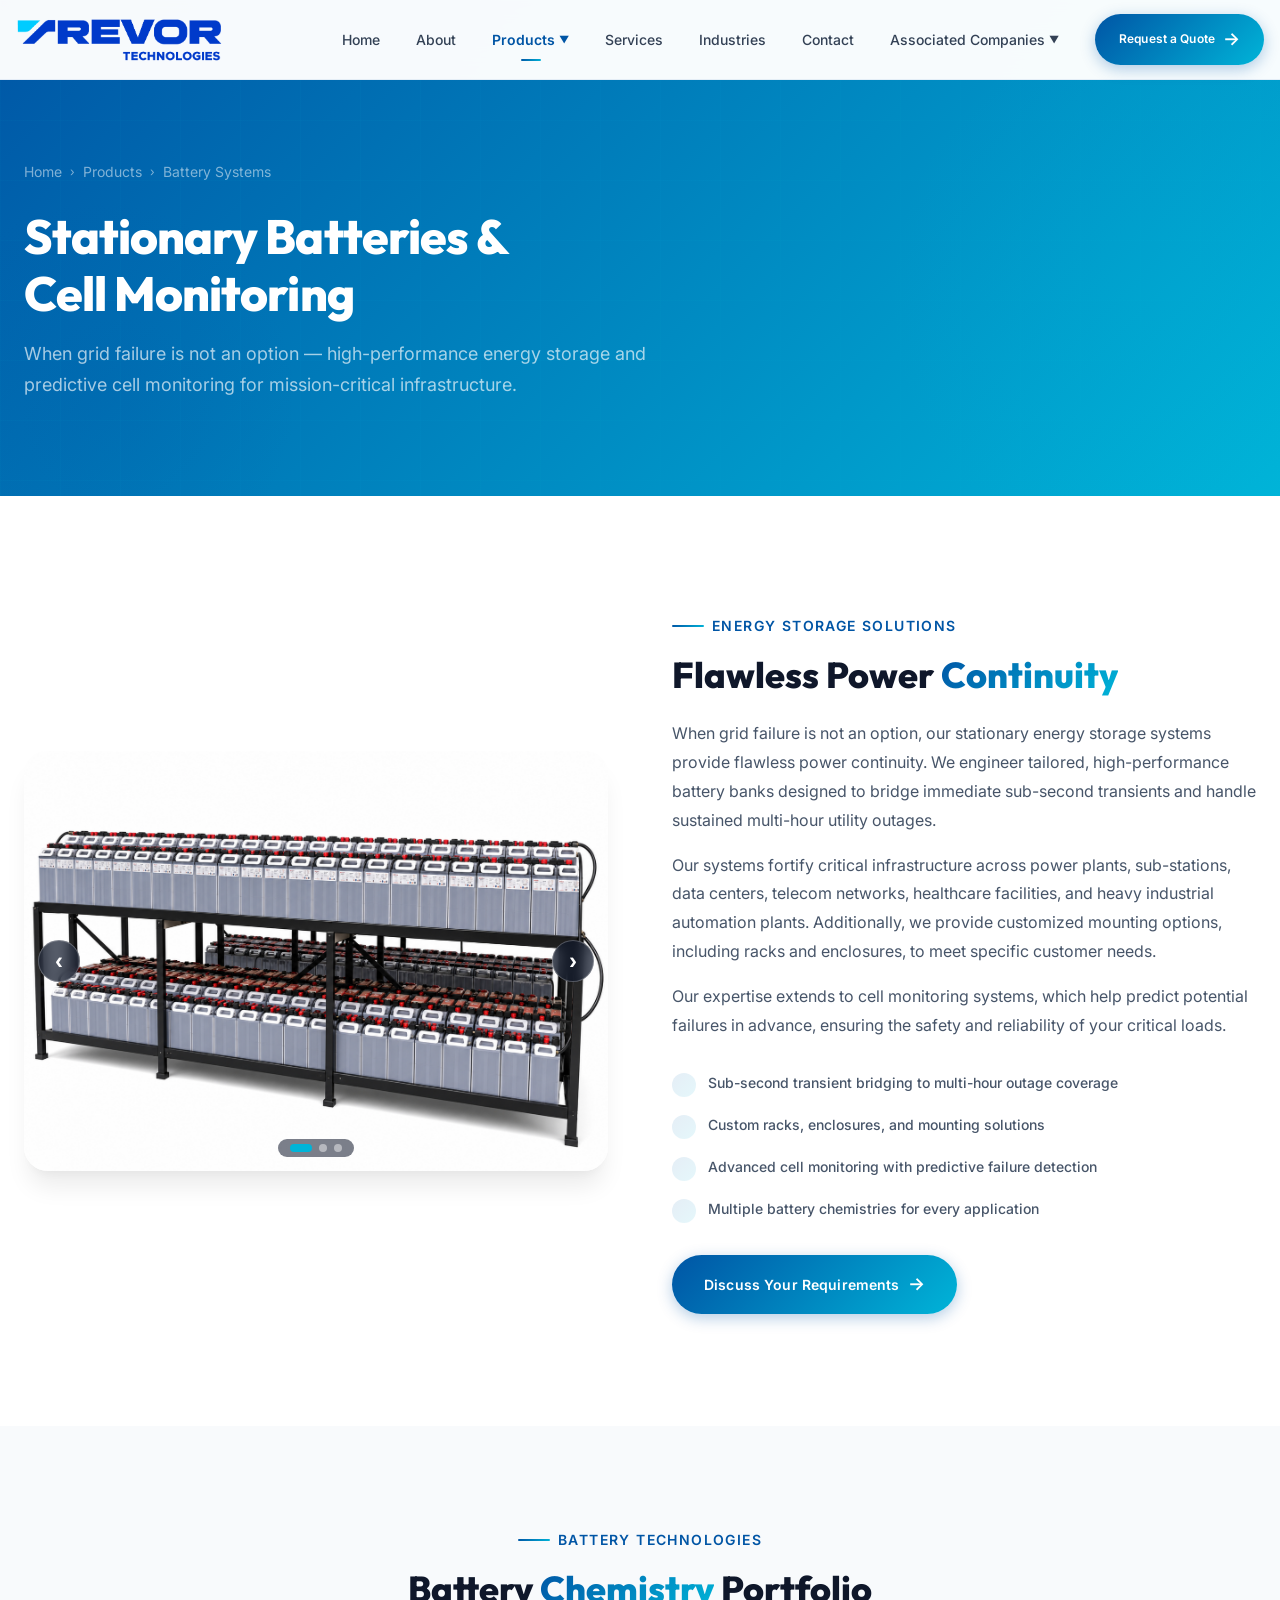
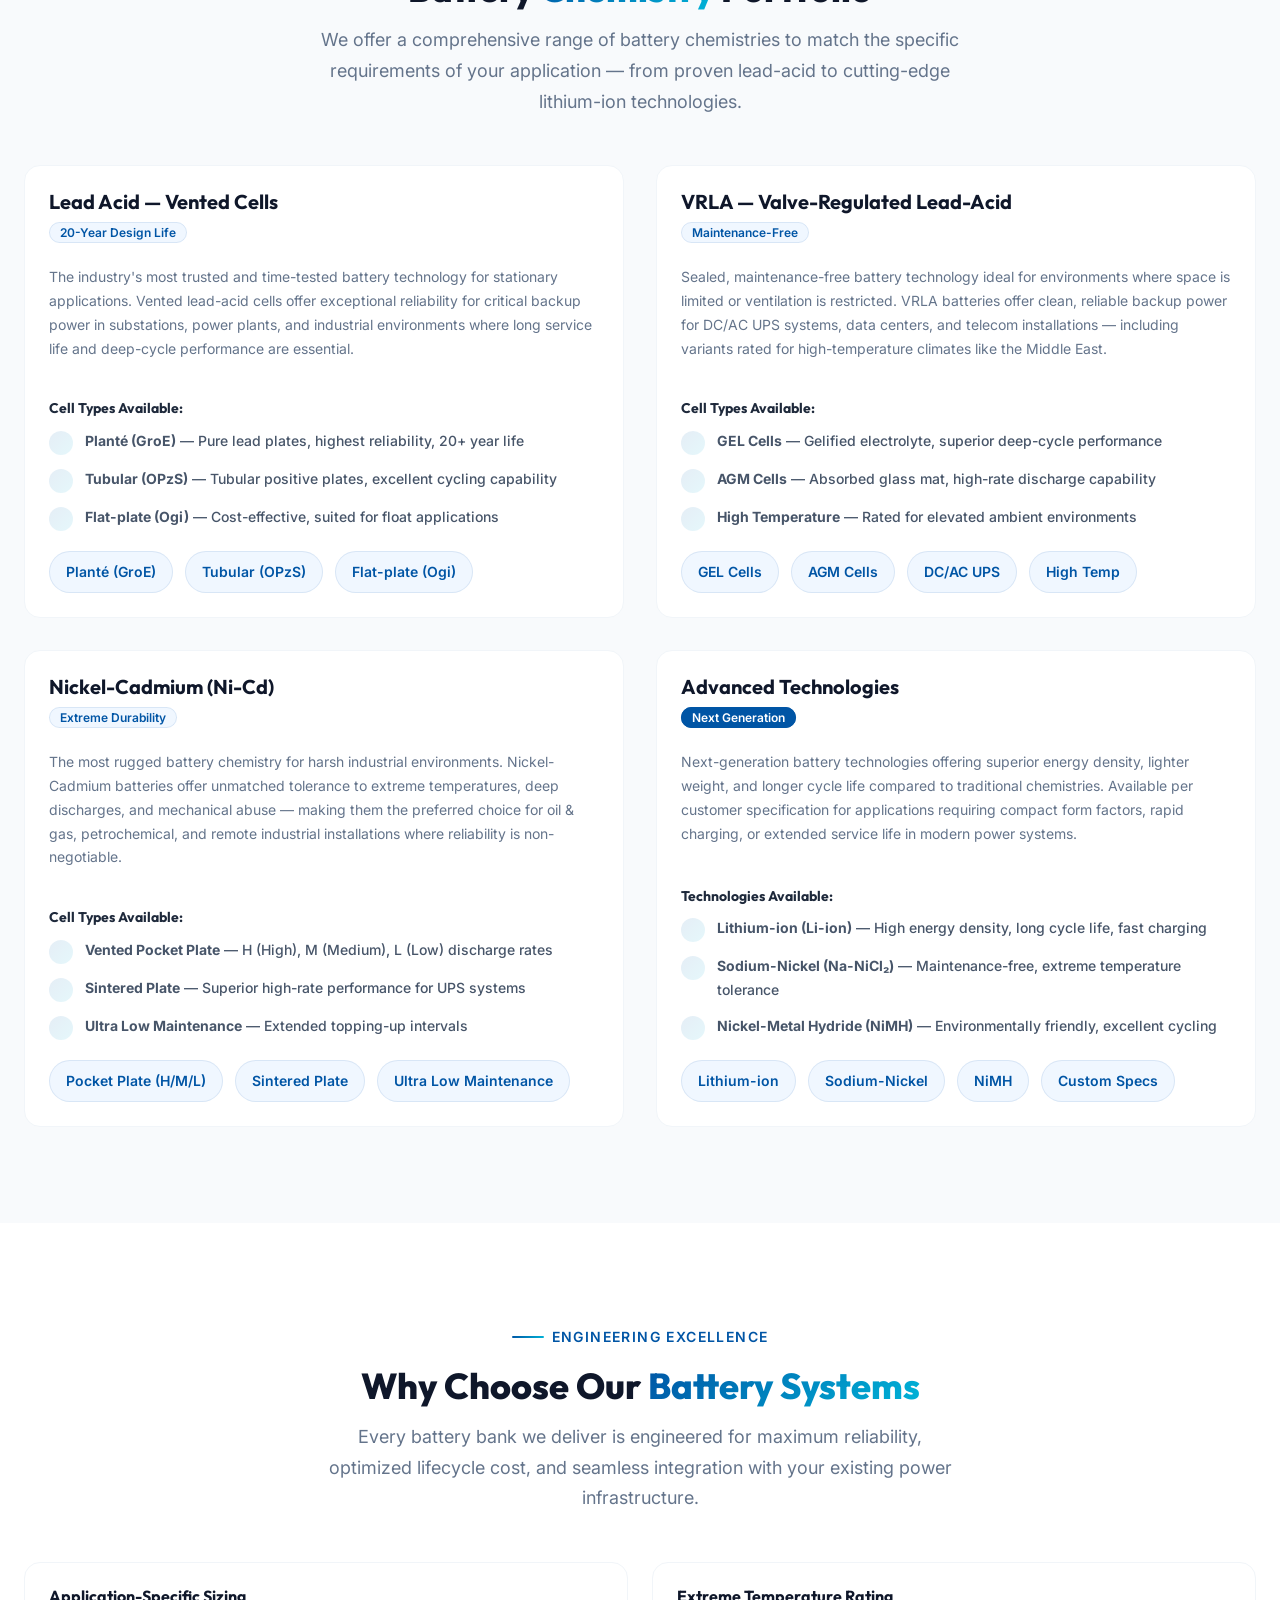
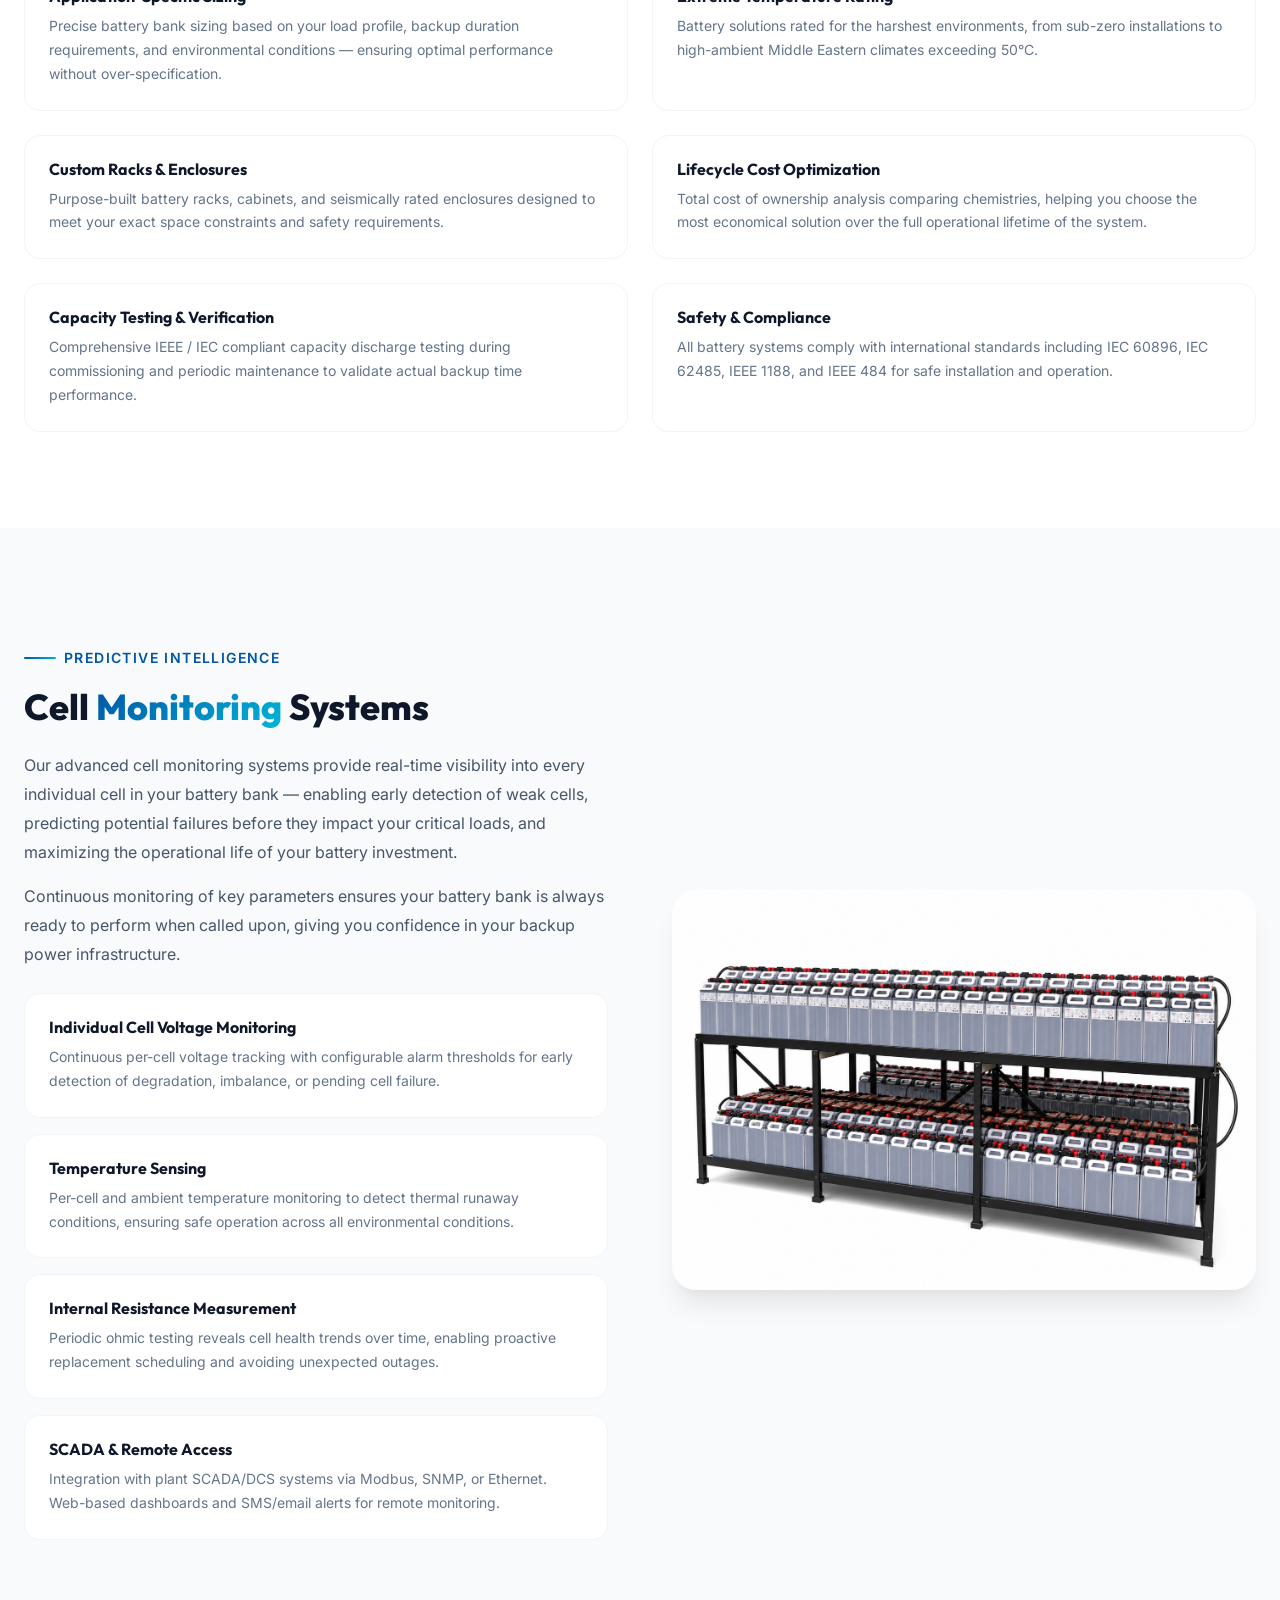
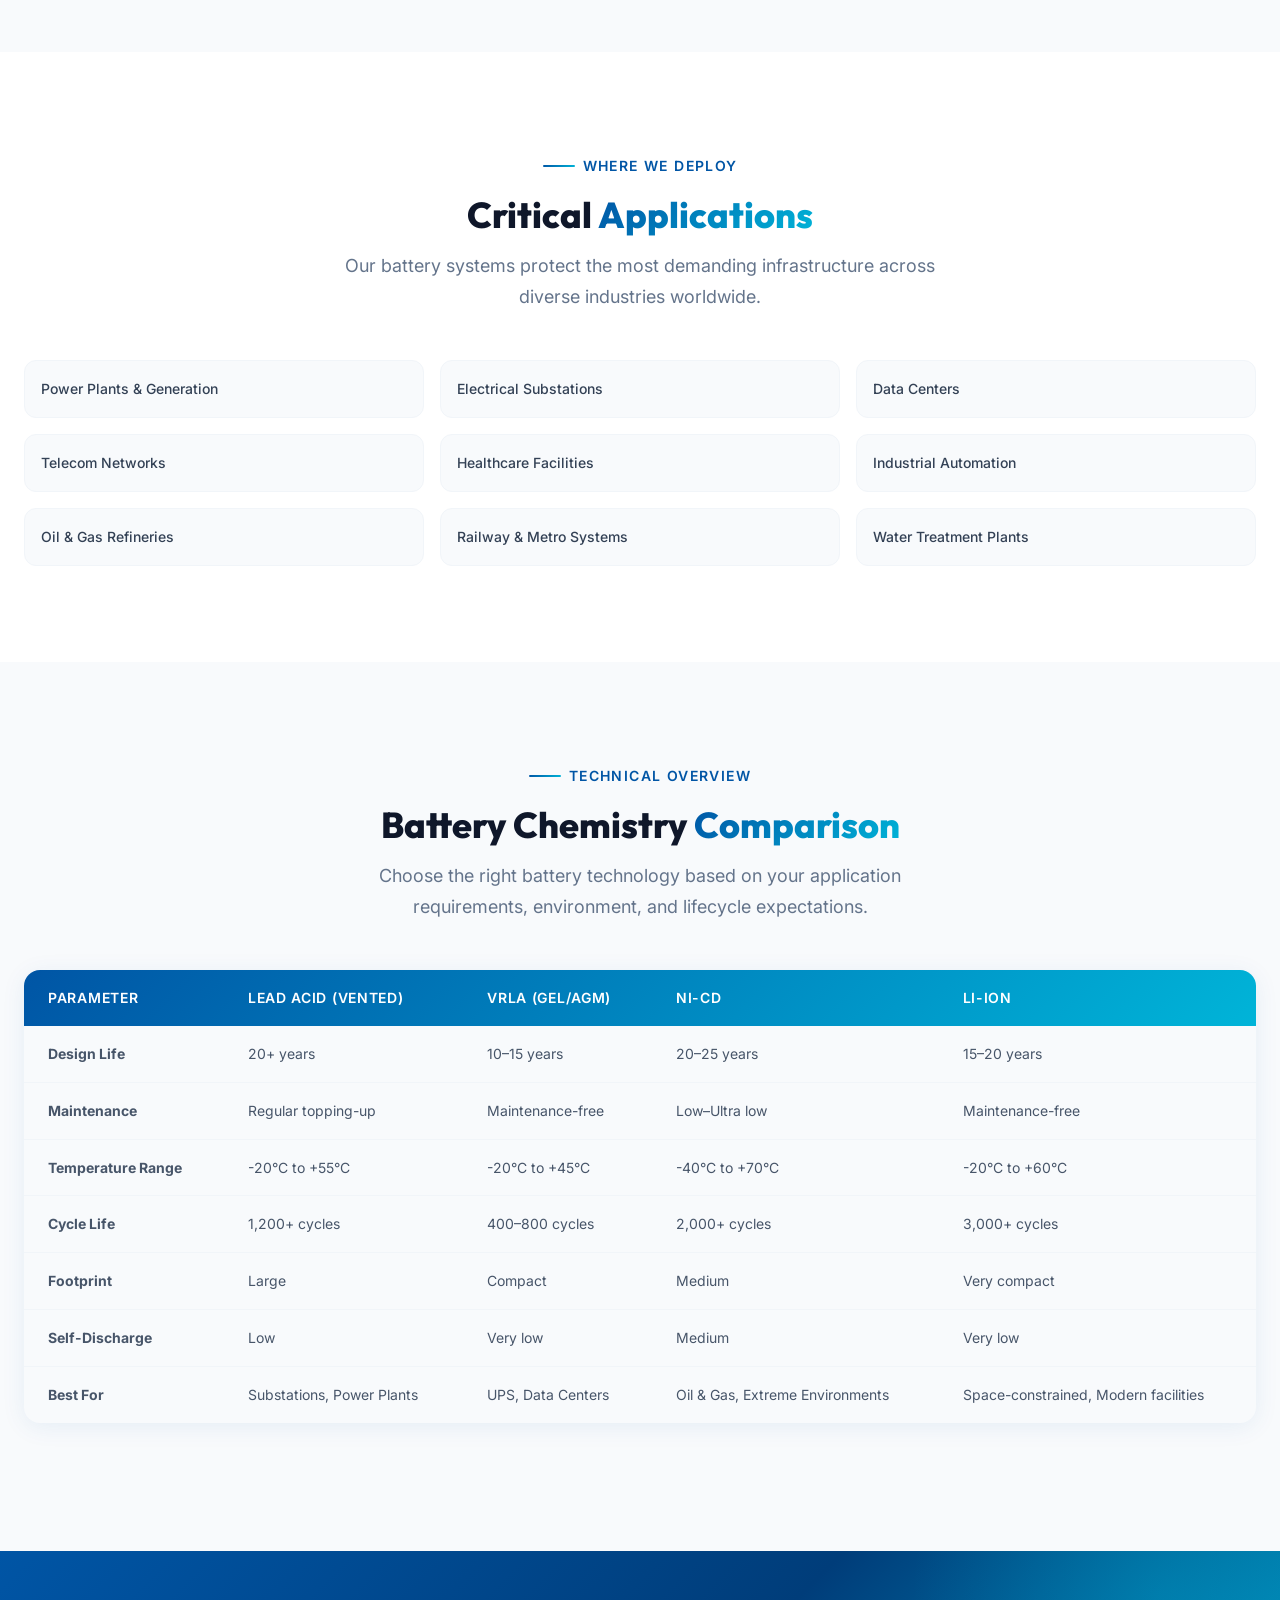
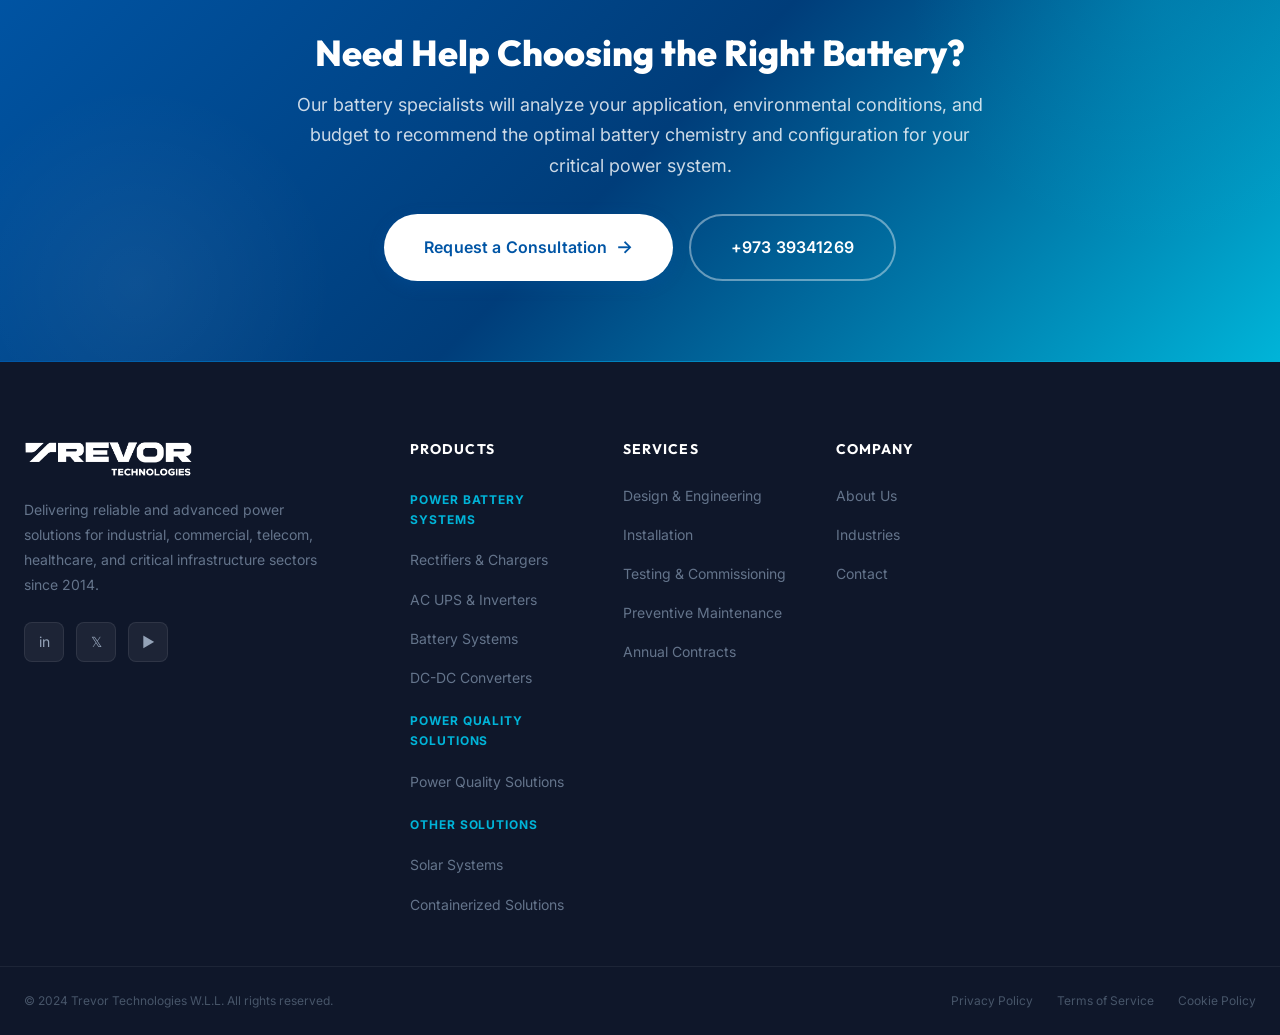
<file: batteries.html>
<!DOCTYPE html>
<html lang="en">
<head>
  <meta charset="UTF-8">
  <meta name="viewport" content="width=device-width, initial-scale=1.0">
  <meta name="description" content="Stationary battery systems and cell monitoring solutions by Trevor Technologies WLL — Lead Acid, VRLA, Ni-Cd, Lithium-ion, and advanced battery technologies for critical infrastructure backup power.">
  <meta name="keywords" content="stationary batteries, cell monitoring, lead acid, VRLA, nickel cadmium, lithium-ion, battery backup, power continuity, Trevor Technologies">
  <title>Stationary Batteries & Cell Monitoring — Trevor Technologies WLL</title>
  <link rel="stylesheet" href="style.css?v=7">
  <link rel="icon" type="image/png" href="assets/favicon.png?v=3">
  <link rel="apple-touch-icon" href="assets/favicon.png?v=3">
</head>
<body>

  <!-- Navigation -->
  <nav class="navbar" id="navbar">
    <div class="container">
      <a href="index.html" class="nav-logo">
        <img src="assets/trevor-brand.png?v=3" alt="Trevor Technologies">
      </a>
      <div class="nav-links" id="navLinks">
        <a href="index.html" class="nav-link">Home</a>
        <a href="about.html" class="nav-link">About</a>
        <div class="nav-dropdown">
          <a href="products.html" class="nav-link dropdown-trigger active">Products <span class="chevron">▼</span></a>
          <div class="dropdown-menu">
            <span class="dropdown-group-label">Power Battery Systems</span>
            <div class="dropdown-group-items">
              <a href="rectifiers.html" class="dropdown-item">
                <div class="dd-text">
                  <span class="dd-title">Rectifiers & Chargers</span>
                  <span class="dd-desc">DC UPS Systems</span>
                </div>
              </a>
              <a href="ac-ups.html" class="dropdown-item">
                <div class="dd-text">
                  <span class="dd-title">AC UPS & Inverters</span>
                  <span class="dd-desc">Uninterruptible Power</span>
                </div>
              </a>
              <a href="batteries.html" class="dropdown-item">
                <div class="dd-text">
                  <span class="dd-title">Battery Systems</span>
                  <span class="dd-desc">Stationary & Monitoring</span>
                </div>
              </a>
              <a href="dc-converters.html" class="dropdown-item">
                <div class="dd-text">
                  <span class="dd-title">DC-DC Converters</span>
                  <span class="dd-desc">Power Conversion</span>
                </div>
              </a>
            </div>
            <span class="dropdown-group-label">Power Quality Solutions</span>
            <div class="dropdown-group-items">
              <a href="power-quality.html" class="dropdown-item">
                <div class="dd-text">
                  <span class="dd-title">Power Quality Solutions</span>
                  <span class="dd-desc">Harmonic & Power Factor</span>
                </div>
              </a>
            </div>
            <span class="dropdown-group-label">Other Solutions</span>
            <div class="dropdown-group-items">
              <a href="solar.html" class="dropdown-item">
                <div class="dd-text">
                  <span class="dd-title">Solar Systems</span>
                  <span class="dd-desc">Renewable Energy</span>
                </div>
              </a>
              <a href="containerized.html" class="dropdown-item">
                <div class="dd-text">
                  <span class="dd-title">Containerized Solutions</span>
                  <span class="dd-desc">Mobile Power Backup</span>
                </div>
              </a>
            </div>
          </div>
        </div>
        <a href="services.html" class="nav-link">Services</a>
        <a href="industries.html" class="nav-link">Industries</a>
        <a href="contact.html" class="nav-link">Contact</a>
                <div class="nav-dropdown">
          <a href="javascript:void(0);" class="nav-link dropdown-trigger">Associated Companies <span class="chevron">▼</span></a>
          <div class="dropdown-menu">
            <a href="https://ids.com.sa/" class="dropdown-item" target="_blank" rel="noopener">
              <div class="dd-text">
                <span class="dd-title">IDS</span>
                <span class="dd-desc">ids.com.sa</span>
              </div>
            </a>
            <a href="https://winmetua.com/index.html" class="dropdown-item" target="_blank" rel="noopener">
              <div class="dd-text">
                <span class="dd-title">Winmet</span>
                <span class="dd-desc">winmetua.com</span>
              </div>
            </a>
            <a href="https://www.powerlinesolutions.com/" class="dropdown-item" target="_blank" rel="noopener">
              <div class="dd-text">
                <span class="dd-title">Powerline Solutions</span>
                <span class="dd-desc">powerlinesolutions.com</span>
              </div>
            </a>
          </div>
        </div>
<div class="nav-cta">
          <a href="contact.html" class="btn btn-primary btn-sm">Request a Quote <span class="btn-icon">→</span></a>
        </div>
      </div>
      <div class="mobile-toggle" id="mobileToggle">
        <span></span><span></span><span></span>
      </div>
    </div>
  </nav>
  <div class="mobile-overlay" id="mobileOverlay"></div>

  <!-- ====== PAGE HERO ====== -->
  <section class="page-hero">
    <div class="grid-pattern"></div>
    <div class="container">
      <div class="page-hero-content">
        <div class="breadcrumb">
          <a href="index.html">Home</a>
          <span class="separator">›</span>
          <a href="products.html">Products</a>
          <span class="separator">›</span>
          <span>Battery Systems</span>
        </div>
        <h1 class="page-hero-title">Stationary Batteries &<br>Cell Monitoring</h1>
        <p class="page-hero-subtitle">When grid failure is not an option — high-performance energy storage and predictive cell monitoring for mission-critical infrastructure.</p>
      </div>
    </div>
  </section>

  <!-- ====== OVERVIEW SECTION ====== -->
  <section class="section" id="overview">
    <div class="container">
      <div class="split-section">
        <div class="split-image animate-fade-left split-gallery-container">
          <div class="split-gallery-track">
            <div class="split-gallery-slide active">
              <img src="assets/battery-systems.png?v=2" alt="Stationary Battery Systems by Trevor Technologies">
            </div>
            <div class="split-gallery-slide">
              <img src="assets/battery-systems-2.png?v=2" alt="Industrial Battery Bank Configuration">
            </div>
            <div class="split-gallery-slide">
              <img src="assets/battery-systems-3.png?v=2" alt="Battery Rack and Enclosure Systems">
            </div>
          </div>
          <button class="split-gallery-btn prev" aria-label="Previous battery image" type="button">‹</button>
          <button class="split-gallery-btn next" aria-label="Next battery image" type="button">›</button>
          <div class="split-gallery-dots">
            <span class="gallery-dot active" data-index="0"></span>
            <span class="gallery-dot" data-index="1"></span>
            <span class="gallery-dot" data-index="2"></span>
          </div>
        </div>
        <div class="split-content animate-fade-right">
          <div class="section-label">Energy Storage Solutions</div>
          <h2 class="section-title">Flawless Power <span>Continuity</span></h2>
          <p>When grid failure is not an option, our stationary energy storage systems provide flawless power continuity. We engineer tailored, high-performance battery banks designed to bridge immediate sub-second transients and handle sustained multi-hour utility outages.</p>
          <p>Our systems fortify critical infrastructure across power plants, sub-stations, data centers, telecom networks, healthcare facilities, and heavy industrial automation plants. Additionally, we provide customized mounting options, including racks and enclosures, to meet specific customer needs.</p>
          <p>Our expertise extends to cell monitoring systems, which help predict potential failures in advance, ensuring the safety and reliability of your critical loads.</p>

          <div class="feature-list">
            <div class="feature-item">
              <div class="check-icon"></div>
              <span>Sub-second transient bridging to multi-hour outage coverage</span>
            </div>
            <div class="feature-item">
              <div class="check-icon"></div>
              <span>Custom racks, enclosures, and mounting solutions</span>
            </div>
            <div class="feature-item">
              <div class="check-icon"></div>
              <span>Advanced cell monitoring with predictive failure detection</span>
            </div>
            <div class="feature-item">
              <div class="check-icon"></div>
              <span>Multiple battery chemistries for every application</span>
            </div>
          </div>

          <div style="margin-top: var(--space-8);">
            <a href="contact.html" class="btn btn-primary">Discuss Your Requirements <span class="btn-icon">→</span></a>
          </div>
        </div>
      </div>
    </div>
  </section>

  <!-- ====== BATTERY CHEMISTRY SECTION ====== -->
  <section class="section bg-gray" id="chemistry">
    <div class="container">
      <div class="text-center animate-on-scroll">
        <div class="section-label">Battery Technologies</div>
        <h2 class="section-title">Battery <span>Chemistry</span> Portfolio</h2>
        <p class="section-subtitle centered">We offer a comprehensive range of battery chemistries to match the specific requirements of your application — from proven lead-acid to cutting-edge lithium-ion technologies.</p>
      </div>

      <div class="carousel-container" style="margin-top: var(--space-12);">
        <button class="carousel-nav-btn prev" aria-label="Previous Product">
          <svg viewBox="0 0 24 24" width="24" height="24" stroke="currentColor" stroke-width="2.5" fill="none" stroke-linecap="round" stroke-linejoin="round"><polyline points="15 18 9 12 15 6"></polyline></svg>
        </button>
        <div class="products-grid" style="margin-top: 0; grid-template-columns: repeat(2, 1fr);">

        <!-- Lead Acid (Vented Cells) -->
        <div class="product-card animate-on-scroll delay-1" style="display: flex; flex-direction: column;">
          <div class="product-card-body" style="flex: 1; display: flex; flex-direction: column;">
            <div style="display: flex; align-items: center; gap: var(--space-4); margin-bottom: var(--space-5);">
              <div>
                <h3 class="product-card-title" style="margin-bottom: var(--space-1);">Lead Acid — Vented Cells</h3>
                <span class="tech-tag" style="font-size: var(--text-xs); padding: 2px 10px;">20-Year Design Life</span>
              </div>
            </div>
            <p class="product-card-desc" style="-webkit-line-clamp: unset; overflow: visible; flex: 1;">The industry's most trusted and time-tested battery technology for stationary applications. Vented lead-acid cells offer exceptional reliability for critical backup power in substations, power plants, and industrial environments where long service life and deep-cycle performance are essential.</p>
            <div style="margin-top: var(--space-5);">
              <h4 style="font-size: var(--text-sm); font-weight: 700; color: var(--gray-800); margin-bottom: var(--space-3);">Cell Types Available:</h4>
              <div class="feature-list" style="margin-top: 0; gap: var(--space-3);">
                <div class="feature-item">
                  <div class="check-icon"></div>
                  <span><strong>Planté (GroE)</strong> — Pure lead plates, highest reliability, 20+ year life</span>
                </div>
                <div class="feature-item">
                  <div class="check-icon"></div>
                  <span><strong>Tubular (OPzS)</strong> — Tubular positive plates, excellent cycling capability</span>
                </div>
                <div class="feature-item">
                  <div class="check-icon"></div>
                  <span><strong>Flat-plate (Ogi)</strong> — Cost-effective, suited for float applications</span>
                </div>
              </div>
            </div>
            <div class="tech-tags" style="margin-top: var(--space-5);">
              <span class="tech-tag">Planté (GroE)</span>
              <span class="tech-tag">Tubular (OPzS)</span>
              <span class="tech-tag">Flat-plate (Ogi)</span>
            </div>
          </div>
        </div>

        <!-- VRLA -->
        <div class="product-card animate-on-scroll delay-2" style="display: flex; flex-direction: column;">
          <div class="product-card-body" style="flex: 1; display: flex; flex-direction: column;">
            <div style="display: flex; align-items: center; gap: var(--space-4); margin-bottom: var(--space-5);">
              <div>
                <h3 class="product-card-title" style="margin-bottom: var(--space-1);">VRLA — Valve-Regulated Lead-Acid</h3>
                <span class="tech-tag" style="font-size: var(--text-xs); padding: 2px 10px;">Maintenance-Free</span>
              </div>
            </div>
            <p class="product-card-desc" style="-webkit-line-clamp: unset; overflow: visible; flex: 1;">Sealed, maintenance-free battery technology ideal for environments where space is limited or ventilation is restricted. VRLA batteries offer clean, reliable backup power for DC/AC UPS systems, data centers, and telecom installations — including variants rated for high-temperature climates like the Middle East.</p>
            <div style="margin-top: var(--space-5);">
              <h4 style="font-size: var(--text-sm); font-weight: 700; color: var(--gray-800); margin-bottom: var(--space-3);">Cell Types Available:</h4>
              <div class="feature-list" style="margin-top: 0; gap: var(--space-3);">
                <div class="feature-item">
                  <div class="check-icon"></div>
                  <span><strong>GEL Cells</strong> — Gelified electrolyte, superior deep-cycle performance</span>
                </div>
                <div class="feature-item">
                  <div class="check-icon"></div>
                  <span><strong>AGM Cells</strong> — Absorbed glass mat, high-rate discharge capability</span>
                </div>
                <div class="feature-item">
                  <div class="check-icon"></div>
                  <span><strong>High Temperature</strong> — Rated for elevated ambient environments</span>
                </div>
              </div>
            </div>
            <div class="tech-tags" style="margin-top: var(--space-5);">
              <span class="tech-tag">GEL Cells</span>
              <span class="tech-tag">AGM Cells</span>
              <span class="tech-tag">DC/AC UPS</span>
              <span class="tech-tag">High Temp</span>
            </div>
          </div>
        </div>

        <!-- Nickel-Cadmium -->
        <div class="product-card animate-on-scroll delay-3" style="display: flex; flex-direction: column;">
          <div class="product-card-body" style="flex: 1; display: flex; flex-direction: column;">
            <div style="display: flex; align-items: center; gap: var(--space-4); margin-bottom: var(--space-5);">
              <div>
                <h3 class="product-card-title" style="margin-bottom: var(--space-1);">Nickel-Cadmium (Ni-Cd)</h3>
                <span class="tech-tag" style="font-size: var(--text-xs); padding: 2px 10px;">Extreme Durability</span>
              </div>
            </div>
            <p class="product-card-desc" style="-webkit-line-clamp: unset; overflow: visible; flex: 1;">The most rugged battery chemistry for harsh industrial environments. Nickel-Cadmium batteries offer unmatched tolerance to extreme temperatures, deep discharges, and mechanical abuse — making them the preferred choice for oil & gas, petrochemical, and remote industrial installations where reliability is non-negotiable.</p>
            <div style="margin-top: var(--space-5);">
              <h4 style="font-size: var(--text-sm); font-weight: 700; color: var(--gray-800); margin-bottom: var(--space-3);">Cell Types Available:</h4>
              <div class="feature-list" style="margin-top: 0; gap: var(--space-3);">
                <div class="feature-item">
                  <div class="check-icon"></div>
                  <span><strong>Vented Pocket Plate</strong> — H (High), M (Medium), L (Low) discharge rates</span>
                </div>
                <div class="feature-item">
                  <div class="check-icon"></div>
                  <span><strong>Sintered Plate</strong> — Superior high-rate performance for UPS systems</span>
                </div>
                <div class="feature-item">
                  <div class="check-icon"></div>
                  <span><strong>Ultra Low Maintenance</strong> — Extended topping-up intervals</span>
                </div>
              </div>
            </div>
            <div class="tech-tags" style="margin-top: var(--space-5);">
              <span class="tech-tag">Pocket Plate (H/M/L)</span>
              <span class="tech-tag">Sintered Plate</span>
              <span class="tech-tag">Ultra Low Maintenance</span>
            </div>
          </div>
        </div>

        <!-- Advanced Technologies -->
        <div class="product-card animate-on-scroll delay-4" style="display: flex; flex-direction: column;">
          <div class="product-card-body" style="flex: 1; display: flex; flex-direction: column;">
            <div style="display: flex; align-items: center; gap: var(--space-4); margin-bottom: var(--space-5);">
              <div>
                <h3 class="product-card-title" style="margin-bottom: var(--space-1);">Advanced Technologies</h3>
                <span class="tech-tag" style="font-size: var(--text-xs); padding: 2px 10px; background: var(--trevor-blue); color: white; border-color: var(--trevor-blue);">Next Generation</span>
              </div>
            </div>
            <p class="product-card-desc" style="-webkit-line-clamp: unset; overflow: visible; flex: 1;">Next-generation battery technologies offering superior energy density, lighter weight, and longer cycle life compared to traditional chemistries. Available per customer specification for applications requiring compact form factors, rapid charging, or extended service life in modern power systems.</p>
            <div style="margin-top: var(--space-5);">
              <h4 style="font-size: var(--text-sm); font-weight: 700; color: var(--gray-800); margin-bottom: var(--space-3);">Technologies Available:</h4>
              <div class="feature-list" style="margin-top: 0; gap: var(--space-3);">
                <div class="feature-item">
                  <div class="check-icon"></div>
                  <span><strong>Lithium-ion (Li-ion)</strong> — High energy density, long cycle life, fast charging</span>
                </div>
                <div class="feature-item">
                  <div class="check-icon"></div>
                  <span><strong>Sodium-Nickel (Na-NiCl₂)</strong> — Maintenance-free, extreme temperature tolerance</span>
                </div>
                <div class="feature-item">
                  <div class="check-icon"></div>
                  <span><strong>Nickel-Metal Hydride (NiMH)</strong> — Environmentally friendly, excellent cycling</span>
                </div>
              </div>
            </div>
            <div class="tech-tags" style="margin-top: var(--space-5);">
              <span class="tech-tag">Lithium-ion</span>
              <span class="tech-tag">Sodium-Nickel</span>
              <span class="tech-tag">NiMH</span>
              <span class="tech-tag">Custom Specs</span>
            </div>
          </div>
        </div>

      </div>
      <button class="carousel-nav-btn next" aria-label="Next Product">
        <svg viewBox="0 0 24 24" width="24" height="24" stroke="currentColor" stroke-width="2.5" fill="none" stroke-linecap="round" stroke-linejoin="round"><polyline points="9 18 15 12 9 6"></polyline></svg>
      </button>
    </div>
    </div>
  </section>

  <!-- ====== BATTERY FEATURES SECTION ====== -->
  <section class="section" id="features">
    <div class="container">
      <div class="text-center animate-on-scroll">
        <div class="section-label">Engineering Excellence</div>
        <h2 class="section-title">Why Choose Our <span>Battery Systems</span></h2>
        <p class="section-subtitle centered">Every battery bank we deliver is engineered for maximum reliability, optimized lifecycle cost, and seamless integration with your existing power infrastructure.</p>
      </div>

      <div class="carousel-container" style="margin-top: var(--space-12);">
        <button class="carousel-nav-btn prev" aria-label="Previous Feature">
          <svg viewBox="0 0 24 24" width="24" height="24" stroke="currentColor" stroke-width="2.5" fill="none" stroke-linecap="round" stroke-linejoin="round"><polyline points="15 18 9 12 15 6"></polyline></svg>
        </button>
        <div class="product-features-grid" style="margin-top: 0;">
        <div class="product-feature-card animate-on-scroll delay-1">
          <div class="pf-content">
            <h4>Application-Specific Sizing</h4>
            <p>Precise battery bank sizing based on your load profile, backup duration requirements, and environmental conditions — ensuring optimal performance without over-specification.</p>
          </div>
        </div>
        <div class="product-feature-card animate-on-scroll delay-2">
          <div class="pf-content">
            <h4>Extreme Temperature Rating</h4>
            <p>Battery solutions rated for the harshest environments, from sub-zero installations to high-ambient Middle Eastern climates exceeding 50°C.</p>
          </div>
        </div>
        <div class="product-feature-card animate-on-scroll delay-3">
          <div class="pf-content">
            <h4>Custom Racks & Enclosures</h4>
            <p>Purpose-built battery racks, cabinets, and seismically rated enclosures designed to meet your exact space constraints and safety requirements.</p>
          </div>
        </div>
        <div class="product-feature-card animate-on-scroll delay-4">
          <div class="pf-content">
            <h4>Lifecycle Cost Optimization</h4>
            <p>Total cost of ownership analysis comparing chemistries, helping you choose the most economical solution over the full operational lifetime of the system.</p>
          </div>
        </div>
        <div class="product-feature-card animate-on-scroll delay-1">
          <div class="pf-content">
            <h4>Capacity Testing & Verification</h4>
            <p>Comprehensive IEEE / IEC compliant capacity discharge testing during commissioning and periodic maintenance to validate actual backup time performance.</p>
          </div>
        </div>
        <div class="product-feature-card animate-on-scroll delay-2">
          <div class="pf-content">
            <h4>Safety & Compliance</h4>
            <p>All battery systems comply with international standards including IEC 60896, IEC 62485, IEEE 1188, and IEEE 484 for safe installation and operation.</p>
          </div>
        </div>
      </div>
      <button class="carousel-nav-btn next" aria-label="Next Feature">
        <svg viewBox="0 0 24 24" width="24" height="24" stroke="currentColor" stroke-width="2.5" fill="none" stroke-linecap="round" stroke-linejoin="round"><polyline points="9 18 15 12 9 6"></polyline></svg>
      </button>
    </div>
    </div>
  </section>

  <!-- ====== CELL MONITORING SECTION ====== -->
  <section class="section bg-gray" id="monitoring">
    <div class="container">
      <div class="split-section reverse">
        <div class="split-image animate-fade-right">
          <img src="assets/battery-systems.png?v=2" alt="Cell Monitoring System Interface" style="object-position: center;">
        </div>
        <div class="split-content animate-fade-left">
          <div class="section-label">Predictive Intelligence</div>
          <h2 class="section-title">Cell <span>Monitoring</span> Systems</h2>
          <p>Our advanced cell monitoring systems provide real-time visibility into every individual cell in your battery bank — enabling early detection of weak cells, predicting potential failures before they impact your critical loads, and maximizing the operational life of your battery investment.</p>
          <p>Continuous monitoring of key parameters ensures your battery bank is always ready to perform when called upon, giving you confidence in your backup power infrastructure.</p>

          <div class="product-features-grid" style="grid-template-columns: 1fr; margin-top: var(--space-6); gap: var(--space-4);">
            <div class="product-feature-card">
              <div class="pf-content">
                <h4>Individual Cell Voltage Monitoring</h4>
                <p>Continuous per-cell voltage tracking with configurable alarm thresholds for early detection of degradation, imbalance, or pending cell failure.</p>
              </div>
            </div>
            <div class="product-feature-card">
              <div class="pf-content">
                <h4>Temperature Sensing</h4>
                <p>Per-cell and ambient temperature monitoring to detect thermal runaway conditions, ensuring safe operation across all environmental conditions.</p>
              </div>
            </div>
            <div class="product-feature-card">
              <div class="pf-content">
                <h4>Internal Resistance Measurement</h4>
                <p>Periodic ohmic testing reveals cell health trends over time, enabling proactive replacement scheduling and avoiding unexpected outages.</p>
              </div>
            </div>
            <div class="product-feature-card">
              <div class="pf-content">
                <h4>SCADA & Remote Access</h4>
                <p>Integration with plant SCADA/DCS systems via Modbus, SNMP, or Ethernet. Web-based dashboards and SMS/email alerts for remote monitoring.</p>
              </div>
            </div>
          </div>
        </div>
      </div>
    </div>
  </section>

  <!-- ====== APPLICATIONS SECTION ====== -->
  <section class="section" id="applications">
    <div class="container">
      <div class="text-center animate-on-scroll">
        <div class="section-label">Where We Deploy</div>
        <h2 class="section-title">Critical <span>Applications</span></h2>
        <p class="section-subtitle centered">Our battery systems protect the most demanding infrastructure across diverse industries worldwide.</p>
      </div>

      <div class="carousel-container" style="margin-top: var(--space-12);">
        <button class="carousel-nav-btn prev" aria-label="Previous Application">
          <svg viewBox="0 0 24 24" width="24" height="24" stroke="currentColor" stroke-width="2.5" fill="none" stroke-linecap="round" stroke-linejoin="round"><polyline points="15 18 9 12 15 6"></polyline></svg>
        </button>
        <div class="application-grid" style="margin-top: 0;">
        <div class="application-item animate-on-scroll delay-1">
          Power Plants & Generation
        </div>
        <div class="application-item animate-on-scroll delay-1">
          Electrical Substations
        </div>
        <div class="application-item animate-on-scroll delay-2">
          Data Centers
        </div>
        <div class="application-item animate-on-scroll delay-2">
          Telecom Networks
        </div>
        <div class="application-item animate-on-scroll delay-3">
          Healthcare Facilities
        </div>
        <div class="application-item animate-on-scroll delay-3">
          Industrial Automation
        </div>
        <div class="application-item animate-on-scroll delay-4">
          Oil & Gas Refineries
        </div>
        <div class="application-item animate-on-scroll delay-4">
          Railway & Metro Systems
        </div>
        <div class="application-item animate-on-scroll delay-5">
          Water Treatment Plants
        </div>
      </div>
      <button class="carousel-nav-btn next" aria-label="Next Application">
        <svg viewBox="0 0 24 24" width="24" height="24" stroke="currentColor" stroke-width="2.5" fill="none" stroke-linecap="round" stroke-linejoin="round"><polyline points="9 18 15 12 9 6"></polyline></svg>
      </button>
    </div>
    </div>
  </section>

  <!-- ====== SPECIFICATIONS TABLE ====== -->
  <section class="section bg-gray" id="specs">
    <div class="container">
      <div class="text-center animate-on-scroll">
        <div class="section-label">Technical Overview</div>
        <h2 class="section-title">Battery Chemistry <span>Comparison</span></h2>
        <p class="section-subtitle centered">Choose the right battery technology based on your application requirements, environment, and lifecycle expectations.</p>
      </div>

      <table class="specs-table animate-on-scroll" style="margin-top: var(--space-12);">
        <thead>
          <tr>
            <th>Parameter</th>
            <th>Lead Acid (Vented)</th>
            <th>VRLA (GEL/AGM)</th>
            <th>Ni-Cd</th>
            <th>Li-ion</th>
          </tr>
        </thead>
        <tbody>
          <tr>
            <td><strong>Design Life</strong></td>
            <td>20+ years</td>
            <td>10–15 years</td>
            <td>20–25 years</td>
            <td>15–20 years</td>
          </tr>
          <tr>
            <td><strong>Maintenance</strong></td>
            <td>Regular topping-up</td>
            <td>Maintenance-free</td>
            <td>Low–Ultra low</td>
            <td>Maintenance-free</td>
          </tr>
          <tr>
            <td><strong>Temperature Range</strong></td>
            <td>-20°C to +55°C</td>
            <td>-20°C to +45°C</td>
            <td>-40°C to +70°C</td>
            <td>-20°C to +60°C</td>
          </tr>
          <tr>
            <td><strong>Cycle Life</strong></td>
            <td>1,200+ cycles</td>
            <td>400–800 cycles</td>
            <td>2,000+ cycles</td>
            <td>3,000+ cycles</td>
          </tr>
          <tr>
            <td><strong>Footprint</strong></td>
            <td>Large</td>
            <td>Compact</td>
            <td>Medium</td>
            <td>Very compact</td>
          </tr>
          <tr>
            <td><strong>Self-Discharge</strong></td>
            <td>Low</td>
            <td>Very low</td>
            <td>Medium</td>
            <td>Very low</td>
          </tr>
          <tr>
            <td><strong>Best For</strong></td>
            <td>Substations, Power Plants</td>
            <td>UPS, Data Centers</td>
            <td>Oil & Gas, Extreme Environments</td>
            <td>Space-constrained, Modern facilities</td>
          </tr>
        </tbody>
      </table>
    </div>
  </section>

  <!-- ====== CTA BANNER ====== -->
  <section class="cta-banner" id="cta">
    <div class="container">
      <div class="cta-content animate-on-scroll">
        <h2>Need Help Choosing the Right Battery?</h2>
        <p>Our battery specialists will analyze your application, environmental conditions, and budget to recommend the optimal battery chemistry and configuration for your critical power system.</p>
        <div class="cta-buttons">
          <a href="contact.html" class="btn btn-primary btn-lg" style="background: var(--white); color: var(--trevor-blue);">Request a Consultation <span class="btn-icon">→</span></a>
          <a href="tel:+97339341269" class="btn btn-outline-white btn-lg"> +973 39341269</a>
        </div>
      </div>
    </div>
  </section>

  <!-- Footer -->
  <footer class="footer">
    <div class="footer-main">
      <div class="container">
        <div class="footer-grid">
          <div class="footer-brand">
            <img src="assets/trevor-brand.png?v=3" alt="Trevor Technologies">
            <p>Delivering reliable and advanced power solutions for industrial, commercial, telecom, healthcare, and critical infrastructure sectors since 2014.</p>
            <div class="footer-social">
              <a href="#" aria-label="LinkedIn">in</a>
              <a href="#" aria-label="Twitter">𝕏</a>
              <a href="#" aria-label="YouTube">▶</a>
            </div>
          </div>
          <div class="footer-col">
            <h4>Products</h4>
            <ul>
              <li style="font-size: var(--text-xs); font-weight: 700; text-transform: uppercase; letter-spacing: 0.08em; color: var(--trevor-cyan); padding: var(--space-2) 0 var(--space-1); pointer-events: none;">Power Battery Systems</li>
              <li><a href="rectifiers.html">Rectifiers & Chargers</a></li>
              <li><a href="ac-ups.html">AC UPS & Inverters</a></li>
              <li><a href="batteries.html">Battery Systems</a></li>
              <li><a href="dc-converters.html">DC-DC Converters</a></li>
              <li style="font-size: var(--text-xs); font-weight: 700; text-transform: uppercase; letter-spacing: 0.08em; color: var(--trevor-cyan); padding: var(--space-2) 0 var(--space-1); pointer-events: none;">Power Quality Solutions</li>
              <li><a href="power-quality.html">Power Quality Solutions</a></li>
              <li style="font-size: var(--text-xs); font-weight: 700; text-transform: uppercase; letter-spacing: 0.08em; color: var(--trevor-cyan); padding: var(--space-2) 0 var(--space-1); pointer-events: none;">Other Solutions</li>
              <li><a href="solar.html">Solar Systems</a></li>
              <li><a href="containerized.html">Containerized Solutions</a></li>
            </ul>
          </div>
          <div class="footer-col">
            <h4>Services</h4>
            <ul>
              <li><a href="services.html">Design & Engineering</a></li>
              <li><a href="services.html">Installation</a></li>
              <li><a href="services.html">Testing & Commissioning</a></li>
              <li><a href="services.html">Preventive Maintenance</a></li>
              <li><a href="services.html">Annual Contracts</a></li>
            </ul>
          </div>
          <div class="footer-col">
            <h4>Company</h4>
            <ul>
              <li><a href="about.html">About Us</a></li>
              <li><a href="industries.html">Industries</a></li>
              <li><a href="contact.html">Contact</a></li>
            </ul>
          </div>
        </div>
      </div>
    </div>
    <div class="footer-bottom">
      <div class="container">
        <p>© 2024 Trevor Technologies W.L.L. All rights reserved.</p>
        <div class="footer-bottom-links">
          <a href="#">Privacy Policy</a>
          <a href="#">Terms of Service</a>
          <a href="#">Cookie Policy</a>
        </div>
      </div>
    </div>
  </footer>

  <!-- Scroll to Top -->
  <button class="scroll-top" id="scrollTop" aria-label="Scroll to top">↑</button>

  <script src="script.js?v=2"></script>
</body>
</html>
</file>
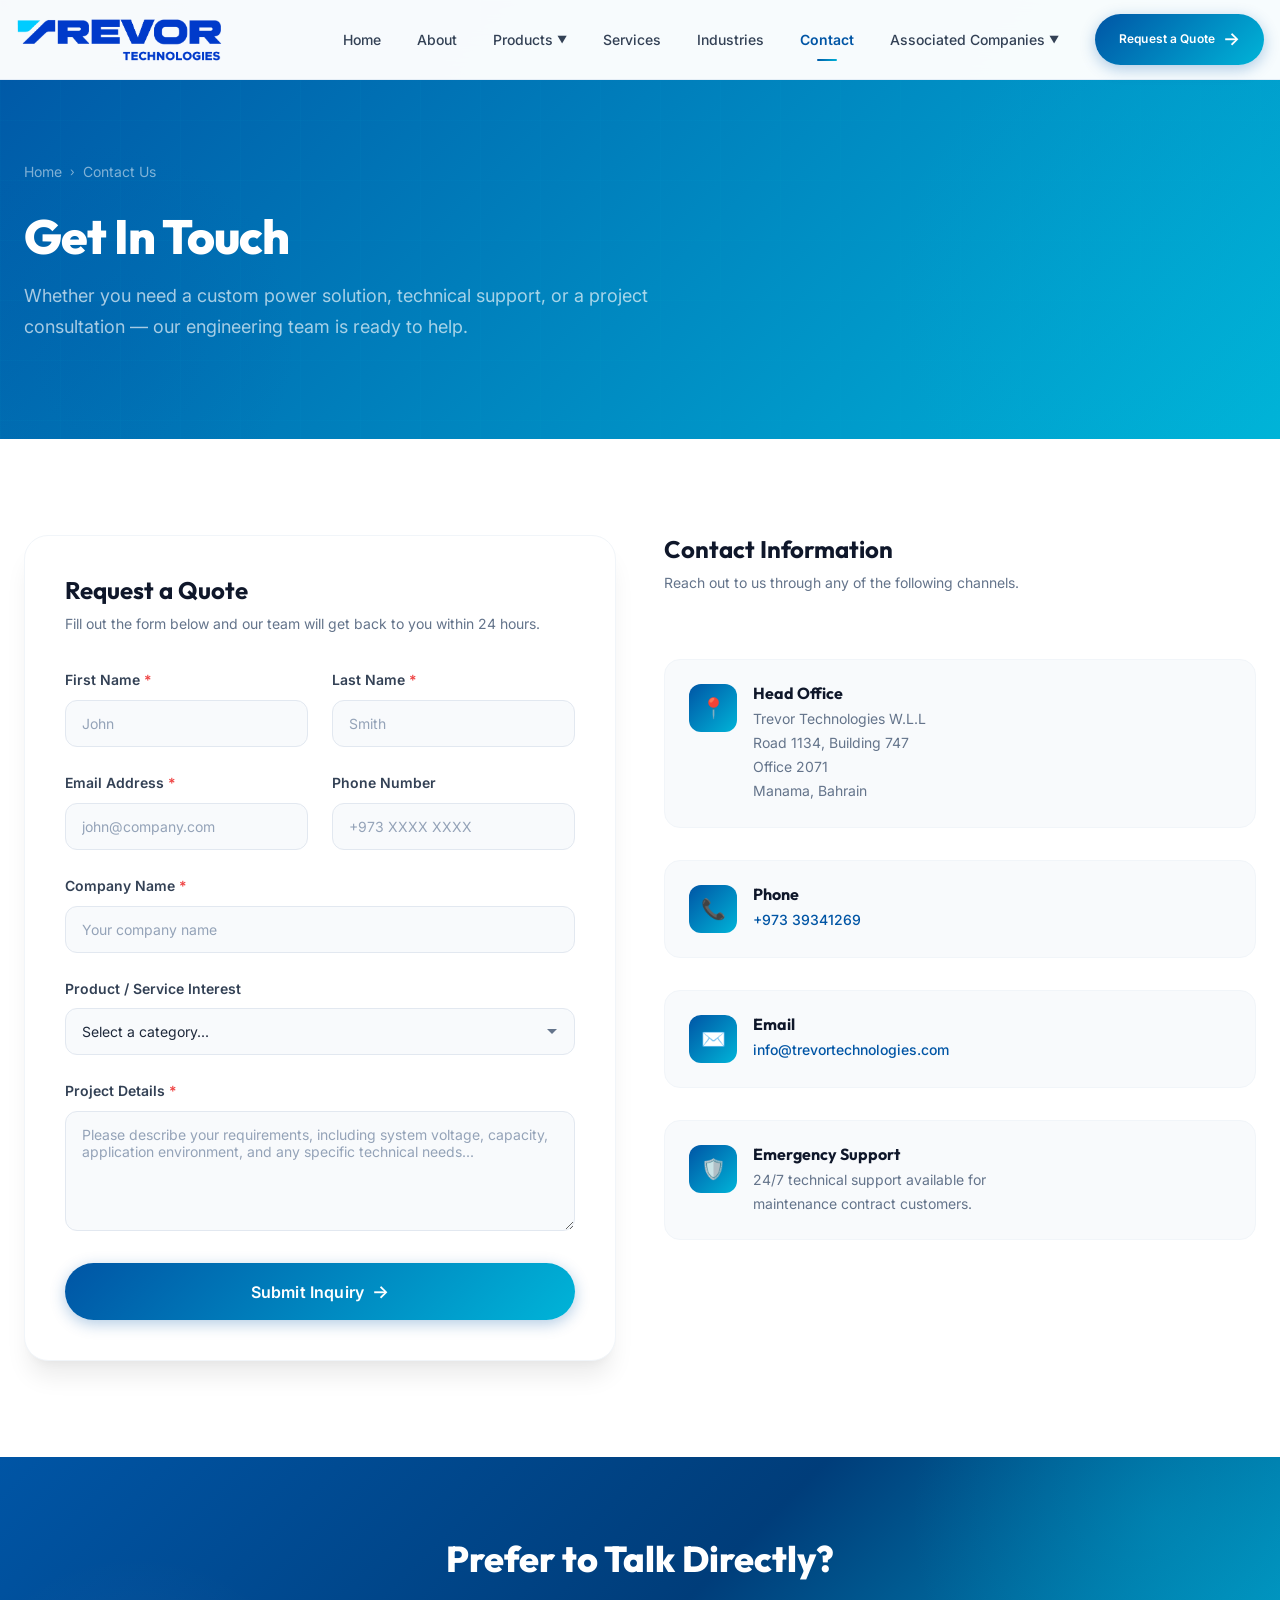
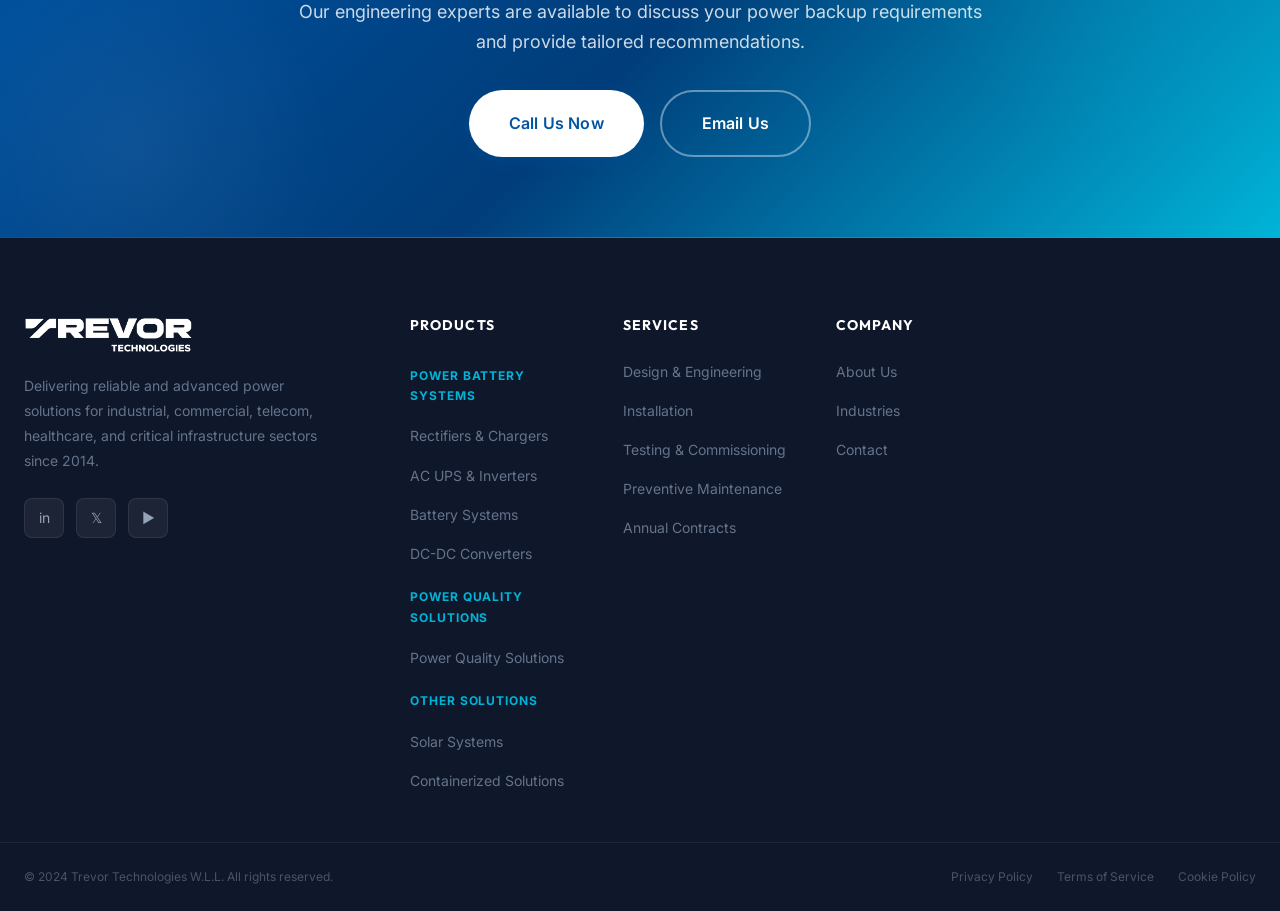
<file: contact.html>
<!DOCTYPE html>
<html lang="en">
<head>
  <meta charset="UTF-8">
  <meta name="viewport" content="width=device-width, initial-scale=1.0">
  <meta name="description" content="Contact Trevor Technologies WLL for industrial power backup solutions, UPS systems, battery technologies, and engineering services. Request a quote today.">
  <title>Contact Us — Trevor Technologies WLL</title>
  <link rel="stylesheet" href="style.css?v=7">
  <link rel="icon" type="image/png" href="assets/favicon.png?v=3">
  <link rel="apple-touch-icon" href="assets/favicon.png?v=3">
</head>
<body>

  <!-- Navigation -->
  <nav class="navbar" id="navbar">
    <div class="container">
      <a href="index.html" class="nav-logo">
        <img src="assets/trevor-brand.png?v=3" alt="Trevor Technologies">
      </a>
      <div class="nav-links" id="navLinks">
        <a href="index.html" class="nav-link">Home</a>
        <a href="about.html" class="nav-link">About</a>
        <div class="nav-dropdown">
          <a href="products.html" class="nav-link dropdown-trigger">Products <span class="chevron">▼</span></a>
          <div class="dropdown-menu">
            <span class="dropdown-group-label">Power Battery Systems</span>
            <div class="dropdown-group-items">
              <a href="rectifiers.html" class="dropdown-item">
                <div class="dd-text">
                  <span class="dd-title">Rectifiers & Chargers</span>
                  <span class="dd-desc">DC UPS Systems</span>
                </div>
              </a>
              <a href="ac-ups.html" class="dropdown-item">
                <div class="dd-text">
                  <span class="dd-title">AC UPS & Inverters</span>
                  <span class="dd-desc">Uninterruptible Power</span>
                </div>
              </a>
              <a href="batteries.html" class="dropdown-item">
                <div class="dd-text">
                  <span class="dd-title">Battery Systems</span>
                  <span class="dd-desc">Stationary & Monitoring</span>
                </div>
              </a>
              <a href="dc-converters.html" class="dropdown-item">
                <div class="dd-text">
                  <span class="dd-title">DC-DC Converters</span>
                  <span class="dd-desc">Power Conversion</span>
                </div>
              </a>
            </div>
            <span class="dropdown-group-label">Power Quality Solutions</span>
            <div class="dropdown-group-items">
              <a href="power-quality.html" class="dropdown-item">
                <div class="dd-text">
                  <span class="dd-title">Power Quality Solutions</span>
                  <span class="dd-desc">Harmonic & Power Factor</span>
                </div>
              </a>
            </div>
            <span class="dropdown-group-label">Other Solutions</span>
            <div class="dropdown-group-items">
              <a href="solar.html" class="dropdown-item">
                <div class="dd-text">
                  <span class="dd-title">Solar Systems</span>
                  <span class="dd-desc">Renewable Energy</span>
                </div>
              </a>
              <a href="containerized.html" class="dropdown-item">
                <div class="dd-text">
                  <span class="dd-title">Containerized Solutions</span>
                  <span class="dd-desc">Mobile Power Backup</span>
                </div>
              </a>
            </div>
          </div>
        </div>
        <a href="services.html" class="nav-link">Services</a>
        <a href="industries.html" class="nav-link">Industries</a>
        <a href="contact.html" class="nav-link active">Contact</a>
                <div class="nav-dropdown">
          <a href="javascript:void(0);" class="nav-link dropdown-trigger">Associated Companies <span class="chevron">▼</span></a>
          <div class="dropdown-menu">
            <a href="https://ids.com.sa/" class="dropdown-item" target="_blank" rel="noopener">
              <div class="dd-text">
                <span class="dd-title">IDS</span>
                <span class="dd-desc">ids.com.sa</span>
              </div>
            </a>
            <a href="https://winmetua.com/index.html" class="dropdown-item" target="_blank" rel="noopener">
              <div class="dd-text">
                <span class="dd-title">Winmet</span>
                <span class="dd-desc">winmetua.com</span>
              </div>
            </a>
            <a href="https://www.powerlinesolutions.com/" class="dropdown-item" target="_blank" rel="noopener">
              <div class="dd-text">
                <span class="dd-title">Powerline Solutions</span>
                <span class="dd-desc">powerlinesolutions.com</span>
              </div>
            </a>
          </div>
        </div>
<div class="nav-cta">
          <a href="contact.html" class="btn btn-primary btn-sm">Request a Quote <span class="btn-icon">→</span></a>
        </div>
      </div>
      <div class="mobile-toggle" id="mobileToggle">
        <span></span><span></span><span></span>
      </div>
    </div>
  </nav>
  <div class="mobile-overlay" id="mobileOverlay"></div>

  <!-- Page Hero -->
  <section class="page-hero">
    <div class="grid-pattern"></div>
    <div class="container">
      <div class="page-hero-content">
        <div class="breadcrumb">
          <a href="index.html">Home</a>
          <span class="separator">›</span>
          <span>Contact Us</span>
        </div>
        <h1 class="page-hero-title">Get In Touch</h1>
        <p class="page-hero-subtitle">Whether you need a custom power solution, technical support, or a project consultation — our engineering team is ready to help.</p>
      </div>
    </div>
  </section>

  <!-- Contact Section -->
  <section class="section">
    <div class="container">
      <div class="contact-grid">
        <!-- Contact Form -->
        <div class="contact-form animate-fade-left" id="quoteForm">
          <h2 style="font-size: var(--text-2xl); margin-bottom: var(--space-2); color: var(--gray-900);">Request a Quote</h2>
          <p style="color: var(--gray-500); margin-bottom: var(--space-8); font-size: var(--text-sm);">Fill out the form below and our team will get back to you within 24 hours.</p>

          <!-- Web3Forms: replace YOUR_ACCESS_KEY with the key from web3forms.com -->
          <form id="contactForm" action="https://api.web3forms.com/submit" method="POST">

            <!-- Web3Forms hidden config -->
            <input type="hidden" name="access_key" value="26f59591-419e-4b96-9e43-10821340e439">
            <input type="hidden" name="subject" value="New Quote Request — Trevor Technologies">
            <input type="hidden" name="from_name" value="Trevor Technologies Website">
            <input type="hidden" name="redirect" value="false">
            <!-- Honeypot spam trap (invisible to real users) -->
            <input type="checkbox" name="botcheck" style="display:none;" tabindex="-1" autocomplete="off">

            <div class="form-row">
              <div class="form-group">
                <label for="firstName">First Name <span class="required">*</span></label>
                <input type="text" id="firstName" name="First Name" class="form-control" placeholder="John" required>
              </div>
              <div class="form-group">
                <label for="lastName">Last Name <span class="required">*</span></label>
                <input type="text" id="lastName" name="Last Name" class="form-control" placeholder="Smith" required>
              </div>
            </div>

            <div class="form-row">
              <div class="form-group">
                <label for="email">Email Address <span class="required">*</span></label>
                <input type="email" id="email" name="email" class="form-control" placeholder="john@company.com" required>
              </div>
              <div class="form-group">
                <label for="phone">Phone Number</label>
                <input type="tel" id="phone" name="Phone" class="form-control" placeholder="+973 XXXX XXXX">
              </div>
            </div>

            <div class="form-group">
              <label for="company">Company Name <span class="required">*</span></label>
              <input type="text" id="company" name="Company" class="form-control" placeholder="Your company name" required>
            </div>

            <div class="form-group">
              <label for="productInterest">Product / Service Interest</label>
              <select id="productInterest" name="Interest" class="form-control">
                <option value="">Select a category...</option>
                <option value="rectifiers">Rectifiers & Battery Chargers (DC UPS)</option>
                <option value="ac-ups">AC UPS & Inverters</option>
                <option value="batteries">Stationary Batteries & Cell Monitoring</option>
                <option value="dc-converters">DC-DC Converters</option>
                <option value="solar">Solar Power Systems</option>
                <option value="containerized">Containerized / Mobile Solutions</option>
                <option value="engineering">Design & Engineering Services</option>
                <option value="maintenance">Maintenance & Support (AMC)</option>
                <option value="retrofitting">Retrofitting & Upgrades</option>
                <option value="other">Other</option>
              </select>
            </div>

            <div class="form-group">
              <label for="message">Project Details <span class="required">*</span></label>
              <textarea id="message" name="Message" class="form-control" placeholder="Please describe your requirements, including system voltage, capacity, application environment, and any specific technical needs..." required></textarea>
            </div>

            <!-- Form feedback messages -->
            <div id="formSuccess" style="display:none; background: #d1fae5; border: 1px solid #6ee7b7; color: #065f46; padding: 16px 20px; border-radius: 12px; margin-bottom: 16px; font-weight: 600;">
               Your inquiry has been sent! We'll get back to you within 24 hours.
            </div>
            <div id="formError" style="display:none; background: #fee2e2; border: 1px solid #fca5a5; color: #991b1b; padding: 16px 20px; border-radius: 12px; margin-bottom: 16px; font-weight: 600;">
               Something went wrong. Please try again or email us directly at <a href="mailto:info@trevortechnologies.com" style="color: inherit;">info@trevortechnologies.com</a>.
            </div>

            <button type="submit" id="submitBtn" class="btn btn-primary btn-lg" style="width: 100%;">
              Submit Inquiry <span class="btn-icon">→</span>
            </button>
          </form>
        </div>

        <!-- Contact Info -->
        <div class="contact-info animate-fade-right">
          <div style="margin-bottom: var(--space-4);">
            <h2 style="font-size: var(--text-2xl); margin-bottom: var(--space-2); color: var(--gray-900);">Contact Information</h2>
            <p style="color: var(--gray-500); font-size: var(--text-sm);">Reach out to us through any of the following channels.</p>
          </div>

          <div class="contact-info-card">
            <div class="contact-info-icon">📍</div>
            <div class="contact-info-text">
              <h4>Head Office</h4>
              <p>Trevor Technologies W.L.L<br>Road 1134, Building 747<br>Office 2071<br>Manama, Bahrain</p>
            </div>
          </div>

          <div class="contact-info-card">
            <div class="contact-info-icon">📞</div>
            <div class="contact-info-text">
              <h4>Phone</h4>
              <p><a href="tel:+97339341269">+973 39341269</a></p>
            </div>
          </div>

          <div class="contact-info-card">
            <div class="contact-info-icon">✉️</div>
            <div class="contact-info-text">
              <h4>Email</h4>
              <p><a href="mailto:info@trevortechnologies.com">info@trevortechnologies.com</a></p>
            </div>
          </div>

          <div class="contact-info-card">
            <div class="contact-info-icon">🛡️</div>
            <div class="contact-info-text">
              <h4>Emergency Support</h4>
              <p>24/7 technical support available for<br>maintenance contract customers.</p>
            </div>
          </div>
        </div>
      </div>
    </div>
  </section>

  <!-- CTA Banner -->
  <section class="cta-banner">
    <div class="container">
      <div class="cta-content animate-on-scroll">
        <h2>Prefer to Talk Directly?</h2>
        <p>Our engineering experts are available to discuss your power backup requirements and provide tailored recommendations.</p>
        <div class="cta-buttons">
          <a href="tel:+97339341269" class="btn btn-primary btn-lg" style="background: var(--white); color: var(--trevor-blue);"> Call Us Now</a>
          <a href="mailto:info@trevortechnologies.com" class="btn btn-outline-white btn-lg"> Email Us</a>
        </div>
      </div>
    </div>
  </section>

  <!-- Footer -->
  <footer class="footer">
    <div class="footer-main">
      <div class="container">
        <div class="footer-grid">
          <div class="footer-brand">
            <img src="assets/trevor-brand.png?v=3" alt="Trevor Technologies">
            <p>Delivering reliable and advanced power solutions for industrial, commercial, telecom, healthcare, and critical infrastructure sectors since 2014.</p>
            <div class="footer-social">
              <a href="#" aria-label="LinkedIn">in</a>
              <a href="#" aria-label="Twitter">𝕏</a>
              <a href="#" aria-label="YouTube">▶</a>
            </div>
          </div>
          <div class="footer-col">
            <h4>Products</h4>
            <ul>
              <li style="font-size: var(--text-xs); font-weight: 700; text-transform: uppercase; letter-spacing: 0.08em; color: var(--trevor-cyan); padding: var(--space-2) 0 var(--space-1); pointer-events: none;">Power Battery Systems</li>
              <li><a href="rectifiers.html">Rectifiers & Chargers</a></li>
              <li><a href="ac-ups.html">AC UPS & Inverters</a></li>
              <li><a href="batteries.html">Battery Systems</a></li>
              <li><a href="dc-converters.html">DC-DC Converters</a></li>
              <li style="font-size: var(--text-xs); font-weight: 700; text-transform: uppercase; letter-spacing: 0.08em; color: var(--trevor-cyan); padding: var(--space-2) 0 var(--space-1); pointer-events: none;">Power Quality Solutions</li>
              <li><a href="power-quality.html">Power Quality Solutions</a></li>
              <li style="font-size: var(--text-xs); font-weight: 700; text-transform: uppercase; letter-spacing: 0.08em; color: var(--trevor-cyan); padding: var(--space-2) 0 var(--space-1); pointer-events: none;">Other Solutions</li>
              <li><a href="solar.html">Solar Systems</a></li>
              <li><a href="containerized.html">Containerized Solutions</a></li>
            </ul>
          </div>
          <div class="footer-col">
            <h4>Services</h4>
            <ul>
              <li><a href="services.html">Design & Engineering</a></li>
              <li><a href="services.html">Installation</a></li>
              <li><a href="services.html">Testing & Commissioning</a></li>
              <li><a href="services.html">Preventive Maintenance</a></li>
              <li><a href="services.html">Annual Contracts</a></li>
            </ul>
          </div>
          <div class="footer-col">
            <h4>Company</h4>
            <ul>
              <li><a href="about.html">About Us</a></li>
              <li><a href="industries.html">Industries</a></li>
              <li><a href="contact.html">Contact</a></li>
            </ul>
          </div>
        </div>
      </div>
    </div>
    <div class="footer-bottom">
      <div class="container">
        <p>© 2024 Trevor Technologies W.L.L. All rights reserved.</p>
        <div class="footer-bottom-links">
          <a href="#">Privacy Policy</a>
          <a href="#">Terms of Service</a>
          <a href="#">Cookie Policy</a>
        </div>
      </div>
    </div>
  </footer>

  <!-- Scroll to Top -->
  <button class="scroll-top" id="scrollTop" aria-label="Scroll to top">↑</button>

  <script src="script.js?v=2"></script>
</body>
</html>
</file>
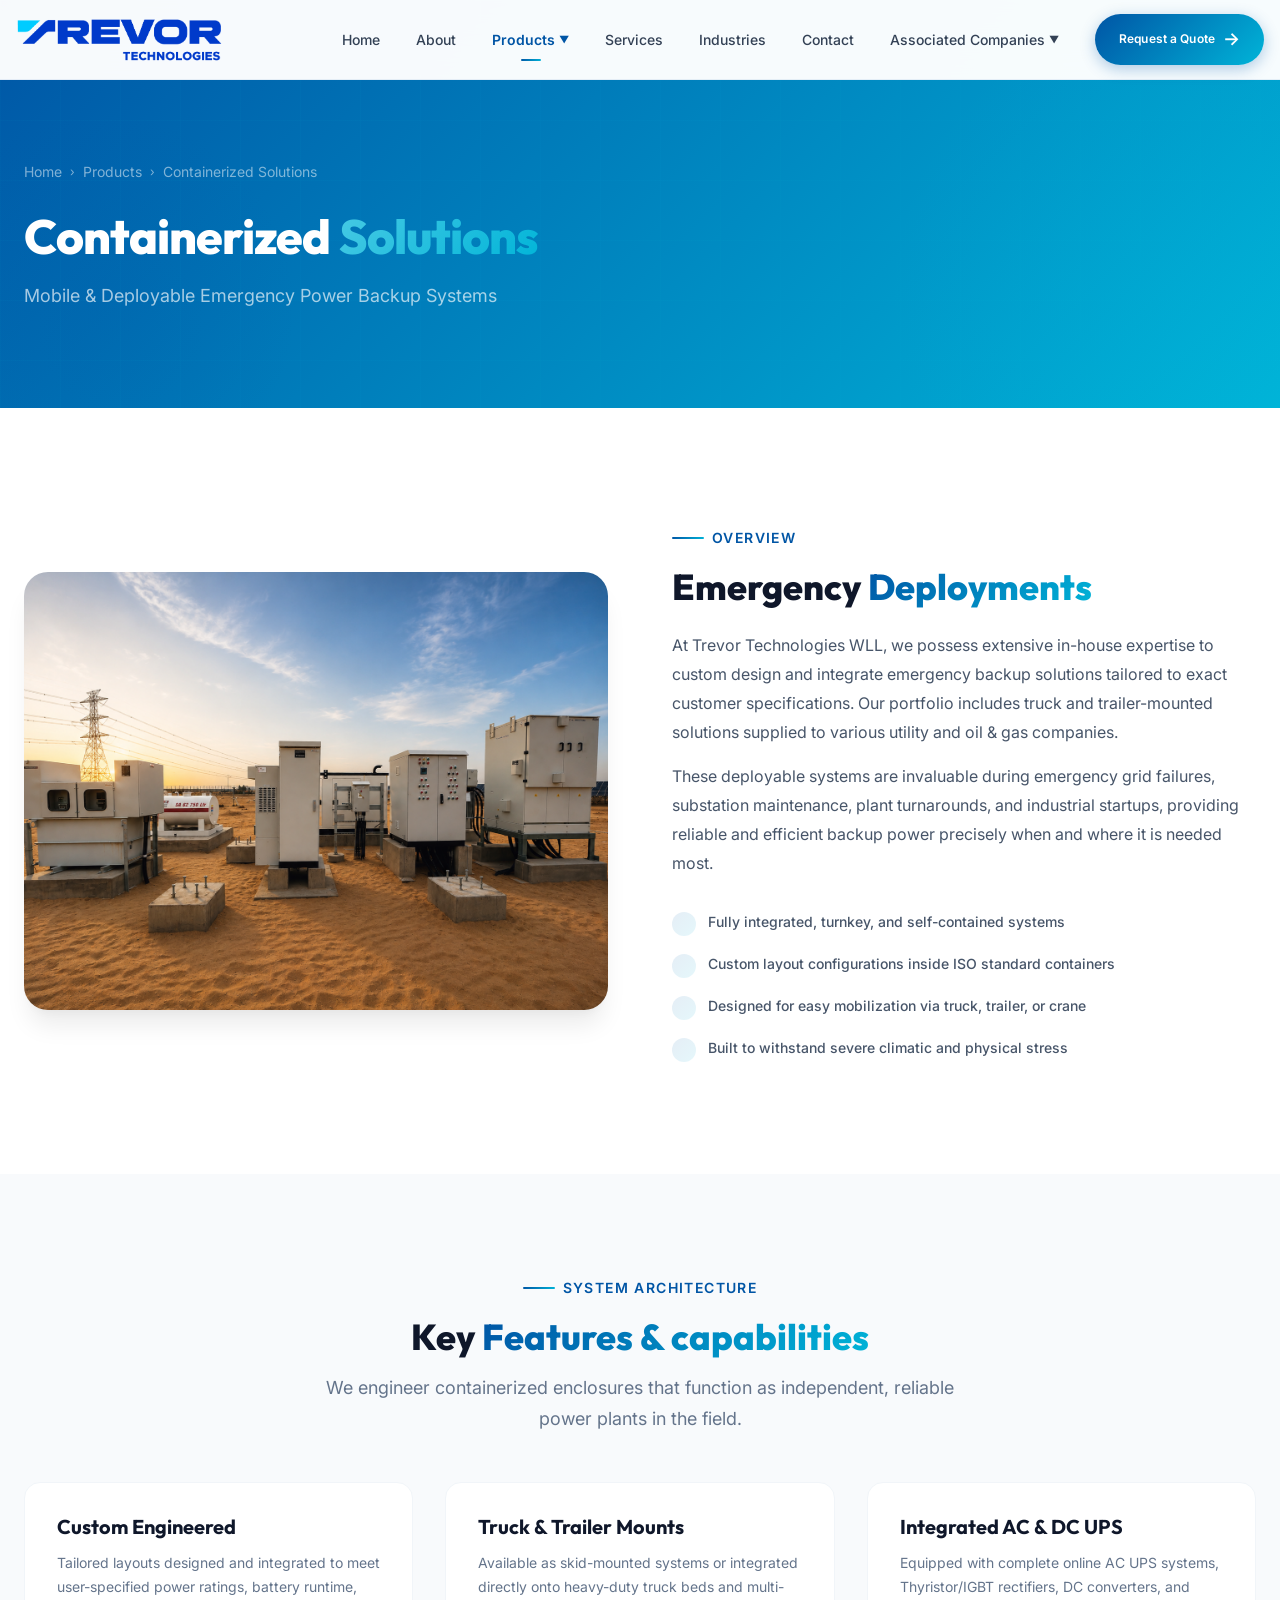
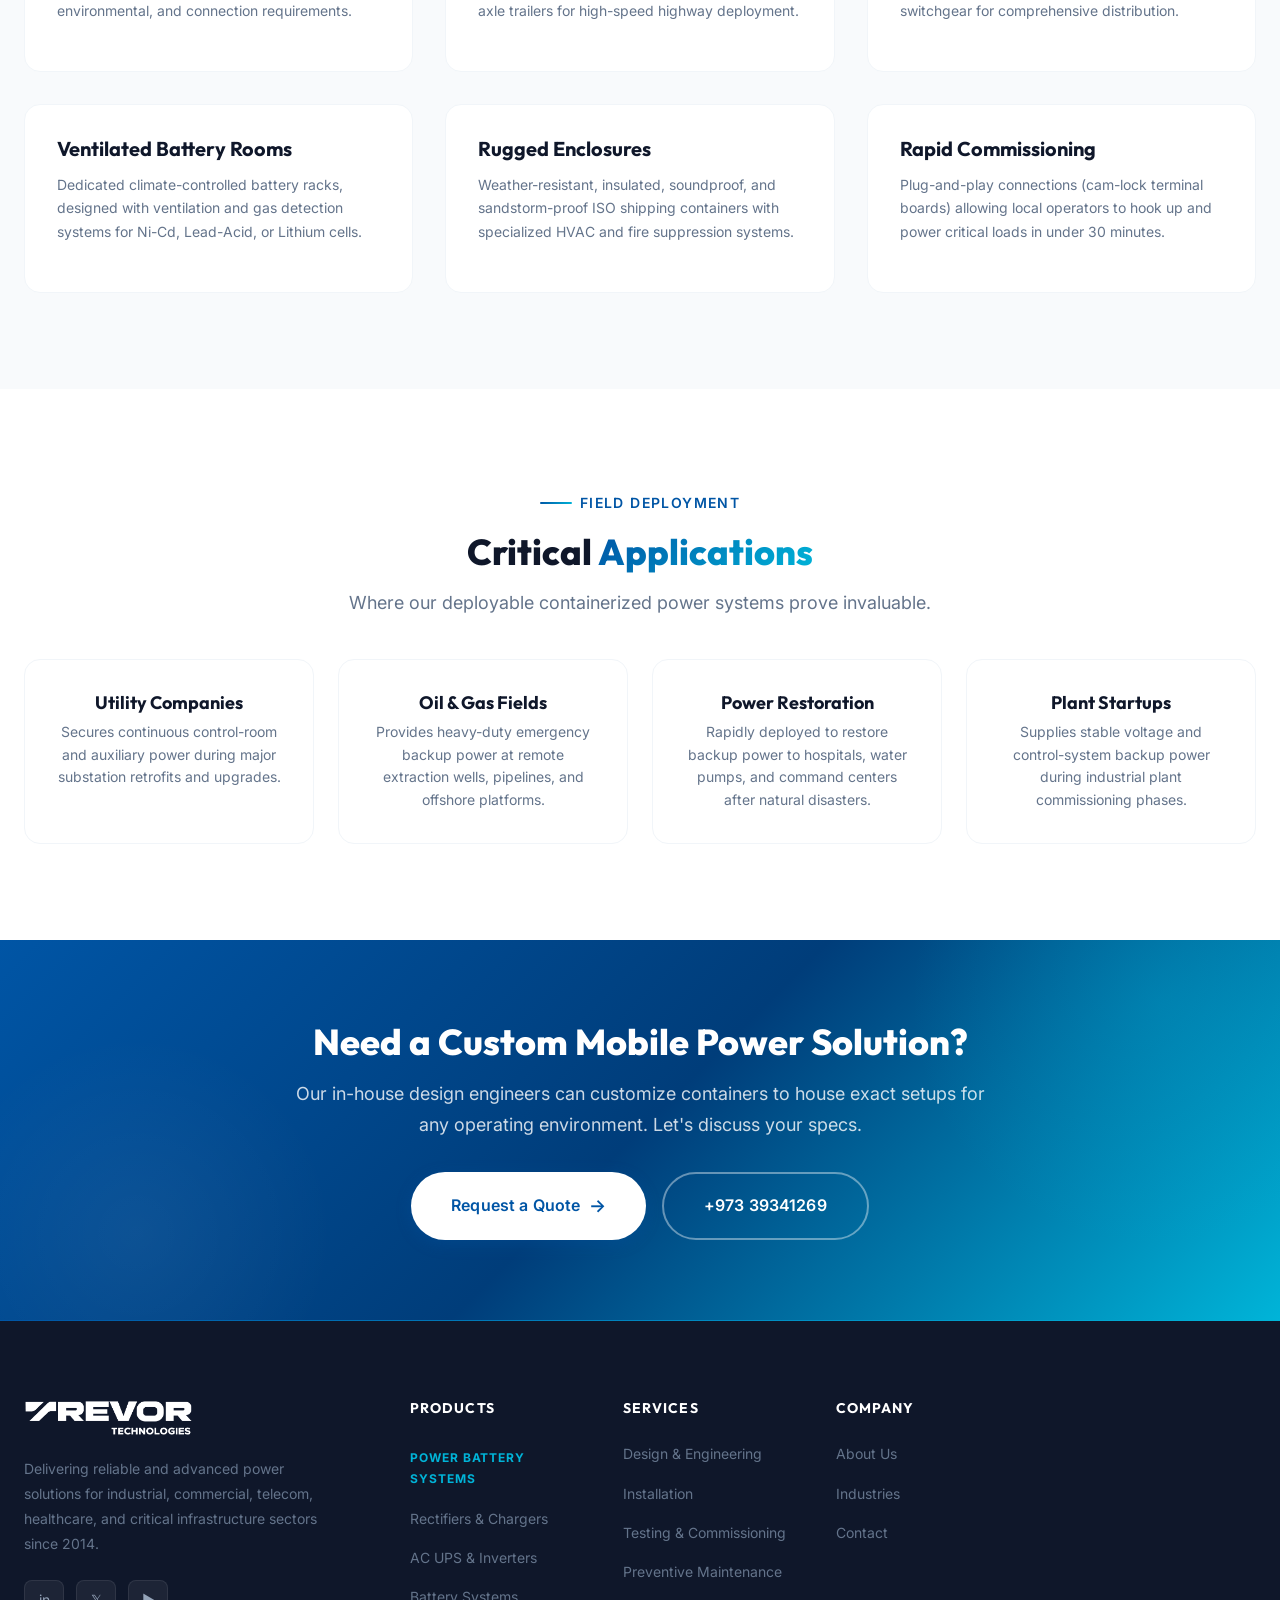
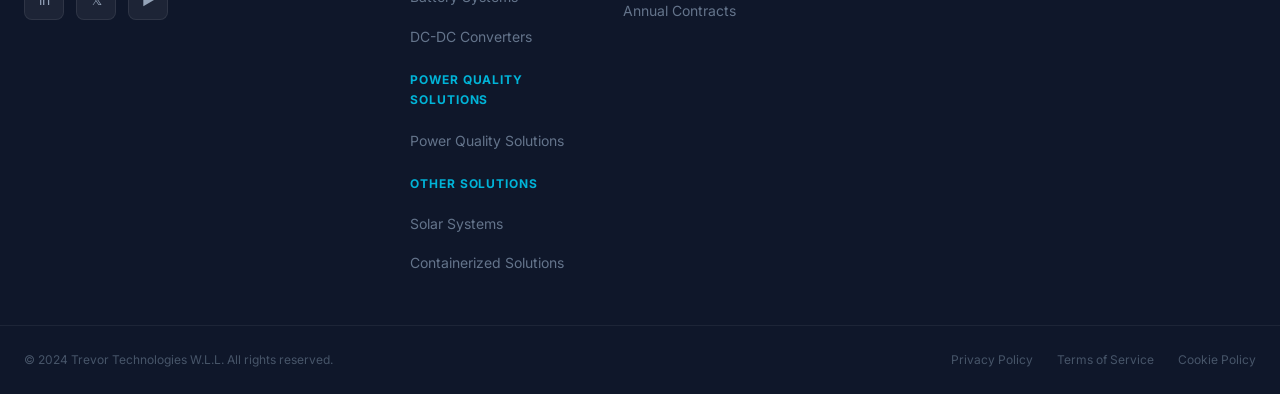
<file: containerized.html>
<!DOCTYPE html>
<html lang="en">
<head>
  <meta charset="UTF-8">
  <meta name="viewport" content="width=device-width, initial-scale=1.0">
  <meta name="description" content="Trevor Technologies WLL — Custom containerized emergency power backup systems. Mobile, truck/trailer-mounted, ruggedized deployable systems for oil & gas and utilities.">
  <meta name="keywords" content="Containerized backup, emergency power, mobile power, trailer-mounted UPS, rugged enclosures, Trevor Technologies">
  <title>Containerized Emergency Power — Trevor Technologies WLL | Mobile Deployable Power Solutions</title>
  <link rel="stylesheet" href="style.css?v=7">
  <link rel="icon" type="image/png" href="assets/favicon.png?v=3">
  <link rel="apple-touch-icon" href="assets/favicon.png?v=3">
</head>
<body>

  <!-- Navigation -->
  <nav class="navbar" id="navbar">
    <div class="container">
      <a href="index.html" class="nav-logo">
        <img src="assets/trevor-brand.png?v=3" alt="Trevor Technologies">
      </a>
      <div class="nav-links" id="navLinks">
        <a href="index.html" class="nav-link">Home</a>
        <a href="about.html" class="nav-link">About</a>
        <div class="nav-dropdown">
          <a href="products.html" class="nav-link dropdown-trigger active">Products <span class="chevron">▼</span></a>
          <div class="dropdown-menu">
            <span class="dropdown-group-label">Power Battery Systems</span>
            <div class="dropdown-group-items">
              <a href="rectifiers.html" class="dropdown-item">
                <div class="dd-text">
                  <span class="dd-title">Rectifiers & Chargers</span>
                  <span class="dd-desc">DC UPS Systems</span>
                </div>
              </a>
              <a href="ac-ups.html" class="dropdown-item">
                <div class="dd-text">
                  <span class="dd-title">AC UPS & Inverters</span>
                  <span class="dd-desc">Uninterruptible Power</span>
                </div>
              </a>
              <a href="batteries.html" class="dropdown-item">
                <div class="dd-text">
                  <span class="dd-title">Battery Systems</span>
                  <span class="dd-desc">Stationary & Monitoring</span>
                </div>
              </a>
              <a href="dc-converters.html" class="dropdown-item">
                <div class="dd-text">
                  <span class="dd-title">DC-DC Converters</span>
                  <span class="dd-desc">Power Conversion</span>
                </div>
              </a>
            </div>
            <span class="dropdown-group-label">Power Quality Solutions</span>
            <div class="dropdown-group-items">
              <a href="power-quality.html" class="dropdown-item">
                <div class="dd-text">
                  <span class="dd-title">Power Quality Solutions</span>
                  <span class="dd-desc">Harmonic & Power Factor</span>
                </div>
              </a>
            </div>
            <span class="dropdown-group-label">Other Solutions</span>
            <div class="dropdown-group-items">
              <a href="solar.html" class="dropdown-item">
                <div class="dd-text">
                  <span class="dd-title">Solar Systems</span>
                  <span class="dd-desc">Renewable Energy</span>
                </div>
              </a>
              <a href="containerized.html" class="dropdown-item active">
                <div class="dd-text">
                  <span class="dd-title">Containerized Solutions</span>
                  <span class="dd-desc">Mobile Power Backup</span>
                </div>
              </a>
            </div>
          </div>
        </div>
        <a href="services.html" class="nav-link">Services</a>
        <a href="industries.html" class="nav-link">Industries</a>
        <a href="contact.html" class="nav-link">Contact</a>
                <div class="nav-dropdown">
          <a href="javascript:void(0);" class="nav-link dropdown-trigger">Associated Companies <span class="chevron">▼</span></a>
          <div class="dropdown-menu">
            <a href="https://ids.com.sa/" class="dropdown-item" target="_blank" rel="noopener">
              <div class="dd-text">
                <span class="dd-title">IDS</span>
                <span class="dd-desc">ids.com.sa</span>
              </div>
            </a>
            <a href="https://winmetua.com/index.html" class="dropdown-item" target="_blank" rel="noopener">
              <div class="dd-text">
                <span class="dd-title">Winmet</span>
                <span class="dd-desc">winmetua.com</span>
              </div>
            </a>
            <a href="https://www.powerlinesolutions.com/" class="dropdown-item" target="_blank" rel="noopener">
              <div class="dd-text">
                <span class="dd-title">Powerline Solutions</span>
                <span class="dd-desc">powerlinesolutions.com</span>
              </div>
            </a>
          </div>
        </div>
<div class="nav-cta">
          <a href="contact.html" class="btn btn-primary btn-sm">Request a Quote <span class="btn-icon">→</span></a>
        </div>
      </div>
      <div class="mobile-toggle" id="mobileToggle">
        <span></span><span></span><span></span>
      </div>
    </div>
  </nav>
  <div class="mobile-overlay" id="mobileOverlay"></div>

  <!-- ====== PAGE HERO ====== -->
  <section class="page-hero">
    <div class="grid-pattern"></div>
    <div class="container">
      <div class="page-hero-content">
        <div class="breadcrumb">
          <a href="index.html">Home</a>
          <span class="separator">›</span>
          <a href="products.html">Products</a>
          <span class="separator">›</span>
          <span>Containerized Solutions</span>
        </div>
        <h1 class="page-hero-title">Containerized <span style="background: linear-gradient(135deg, var(--trevor-cyan-light), var(--trevor-cyan)); -webkit-background-clip: text; -webkit-text-fill-color: transparent; background-clip: text;">Solutions</span></h1>
        <p class="page-hero-subtitle">Mobile & Deployable Emergency Power Backup Systems</p>
      </div>
    </div>
  </section>

  <!-- ====== PRODUCT OVERVIEW — SPLIT SECTION ====== -->
  <section class="section" id="product-overview">
    <div class="container">
      <div class="split-section">
        <div class="split-image animate-fade-left">
          <img src="assets/containerized-backup.png?v=2" alt="Mobile Containerized Emergency Power Container">
        </div>
        <div class="split-content animate-fade-right">
          <div class="section-label">Overview</div>
          <h2 class="section-title">Emergency <span>Deployments</span></h2>
          <p>At Trevor Technologies WLL, we possess extensive in-house expertise to custom design and integrate emergency backup solutions tailored to exact customer specifications. Our portfolio includes truck and trailer-mounted solutions supplied to various utility and oil & gas companies.</p>
          <p>These deployable systems are invaluable during emergency grid failures, substation maintenance, plant turnarounds, and industrial startups, providing reliable and efficient backup power precisely when and where it is needed most.</p>

          <div class="feature-list">
            <div class="feature-item">
              <div class="check-icon"></div>
              <span>Fully integrated, turnkey, and self-contained systems</span>
            </div>
            <div class="feature-item">
              <div class="check-icon"></div>
              <span>Custom layout configurations inside ISO standard containers</span>
            </div>
            <div class="feature-item">
              <div class="check-icon"></div>
              <span>Designed for easy mobilization via truck, trailer, or crane</span>
            </div>
            <div class="feature-item">
              <div class="check-icon"></div>
              <span>Built to withstand severe climatic and physical stress</span>
            </div>
          </div>
        </div>
      </div>
    </div>
  </section>

  <!-- ====== SYSTEM FEATURES ====== -->
  <section class="section bg-gray" id="features">
    <div class="container">
      <div class="text-center animate-on-scroll">
        <div class="section-label">System Architecture</div>
        <h2 class="section-title">Key <span>Features & capabilities</span></h2>
        <p class="section-subtitle centered">We engineer containerized enclosures that function as independent, reliable power plants in the field.</p>
      </div>

      <div class="carousel-container" style="margin-top: var(--space-12);">
        <button class="carousel-nav-btn prev" aria-label="Previous Feature">
          <svg viewBox="0 0 24 24" width="24" height="24" stroke="currentColor" stroke-width="2.5" fill="none" stroke-linecap="round" stroke-linejoin="round"><polyline points="15 18 9 12 15 6"></polyline></svg>
        </button>
        <div class="services-grid" style="margin-top: 0;">
        <!-- Custom Design -->
        <div class="service-card animate-on-scroll delay-1">
          <h3>Custom Engineered</h3>
          <p>Tailored layouts designed and integrated to meet user-specified power ratings, battery runtime, environmental, and connection requirements.</p>
        </div>

        <!-- Mobile mounting -->
        <div class="service-card animate-on-scroll delay-2">
          <h3>Truck & Trailer Mounts</h3>
          <p>Available as skid-mounted systems or integrated directly onto heavy-duty truck beds and multi-axle trailers for high-speed highway deployment.</p>
        </div>

        <!-- Integrated DC UPS -->
        <div class="service-card animate-on-scroll delay-3">
          <h3>Integrated AC & DC UPS</h3>
          <p>Equipped with complete online AC UPS systems, Thyristor/IGBT rectifiers, DC converters, and switchgear for comprehensive distribution.</p>
        </div>

        <!-- Heavy Batteries -->
        <div class="service-card animate-on-scroll delay-1">
          <h3>Ventilated Battery Rooms</h3>
          <p>Dedicated climate-controlled battery racks, designed with ventilation and gas detection systems for Ni-Cd, Lead-Acid, or Lithium cells.</p>
        </div>

        <!-- Rugged enclosures -->
        <div class="service-card animate-on-scroll delay-2">
          <h3>Rugged Enclosures</h3>
          <p>Weather-resistant, insulated, soundproof, and sandstorm-proof ISO shipping containers with specialized HVAC and fire suppression systems.</p>
        </div>

        <!-- Fast startup -->
        <div class="service-card animate-on-scroll delay-3">
          <h3>Rapid Commissioning</h3>
          <p>Plug-and-play connections (cam-lock terminal boards) allowing local operators to hook up and power critical loads in under 30 minutes.</p>
        </div>
      </div>
      <button class="carousel-nav-btn next" aria-label="Next Feature">
        <svg viewBox="0 0 24 24" width="24" height="24" stroke="currentColor" stroke-width="2.5" fill="none" stroke-linecap="round" stroke-linejoin="round"><polyline points="9 18 15 12 9 6"></polyline></svg>
      </button>
    </div>
    </div>
  </section>

  <!-- ====== APPLICATIONS ====== -->
  <section class="section" id="applications">
    <div class="container">
      <div class="text-center animate-on-scroll" style="margin-bottom: var(--space-10);">
        <div class="section-label">Field Deployment</div>
        <h2 class="section-title">Critical <span>Applications</span></h2>
        <p class="section-subtitle centered">Where our deployable containerized power systems prove invaluable.</p>
      </div>

      <div class="carousel-container" style="margin-top: var(--space-10);">
        <button class="carousel-nav-btn prev" aria-label="Previous Sector">
          <svg viewBox="0 0 24 24" width="24" height="24" stroke="currentColor" stroke-width="2.5" fill="none" stroke-linecap="round" stroke-linejoin="round"><polyline points="15 18 9 12 15 6"></polyline></svg>
        </button>
        <div class="industries-grid" style="margin-top: 0; grid-template-columns: repeat(4, 1fr);">
        <!-- Utilities -->
        <div class="industry-card animate-on-scroll delay-1" style="padding: var(--space-8);">
          <h3 style="font-size: var(--text-lg); font-weight: 700; color: var(--gray-900); margin-bottom: var(--space-2);">Utility Companies</h3>
          <p style="font-size: var(--text-sm); color: var(--gray-500); line-height: 1.6; margin-bottom: 0;">Secures continuous control-room and auxiliary power during major substation retrofits and upgrades.</p>
        </div>

        <!-- Oil & Gas -->
        <div class="industry-card animate-on-scroll delay-2" style="padding: var(--space-8);">
          <h3 style="font-size: var(--text-lg); font-weight: 700; color: var(--gray-900); margin-bottom: var(--space-2);">Oil & Gas Fields</h3>
          <p style="font-size: var(--text-sm); color: var(--gray-500); line-height: 1.6; margin-bottom: 0;">Provides heavy-duty emergency backup power at remote extraction wells, pipelines, and offshore platforms.</p>
        </div>

        <!-- Emergency restoration -->
        <div class="industry-card animate-on-scroll delay-3" style="padding: var(--space-8);">
          <h3 style="font-size: var(--text-lg); font-weight: 700; color: var(--gray-900); margin-bottom: var(--space-2);">Power Restoration</h3>
          <p style="font-size: var(--text-sm); color: var(--gray-500); line-height: 1.6; margin-bottom: 0;">Rapidly deployed to restore backup power to hospitals, water pumps, and command centers after natural disasters.</p>
        </div>

        <!-- Plant startups -->
        <div class="industry-card animate-on-scroll delay-4" style="padding: var(--space-8);">
          <h3 style="font-size: var(--text-lg); font-weight: 700; color: var(--gray-900); margin-bottom: var(--space-2);">Plant Startups</h3>
          <p style="font-size: var(--text-sm); color: var(--gray-500); line-height: 1.6; margin-bottom: 0;">Supplies stable voltage and control-system backup power during industrial plant commissioning phases.</p>
        </div>
      </div>
      <button class="carousel-nav-btn next" aria-label="Next Sector">
        <svg viewBox="0 0 24 24" width="24" height="24" stroke="currentColor" stroke-width="2.5" fill="none" stroke-linecap="round" stroke-linejoin="round"><polyline points="9 18 15 12 9 6"></polyline></svg>
      </button>
    </div>
    </div>
  </section>

  <!-- ====== CTA BANNER ====== -->
  <section class="cta-banner" id="cta">
    <div class="container">
      <div class="cta-content animate-on-scroll">
        <h2>Need a Custom Mobile Power Solution?</h2>
        <p>Our in-house design engineers can customize containers to house exact setups for any operating environment. Let's discuss your specs.</p>
        <div class="cta-buttons">
          <a href="contact.html" class="btn btn-primary btn-lg" style="background: var(--white); color: var(--trevor-blue);">Request a Quote <span class="btn-icon">→</span></a>
          <a href="tel:+97339341269" class="btn btn-outline-white btn-lg"> +973 39341269</a>
        </div>
      </div>
    </div>
  </section>

  <!-- ====== FOOTER ====== -->
  <footer class="footer">
    <div class="footer-main">
      <div class="container">
        <div class="footer-grid">
          <div class="footer-brand">
            <img src="assets/trevor-brand.png?v=3" alt="Trevor Technologies">
            <p>Delivering reliable and advanced power solutions for industrial, commercial, telecom, healthcare, and critical infrastructure sectors since 2014.</p>
            <div class="footer-social">
              <a href="#" aria-label="LinkedIn">in</a>
              <a href="#" aria-label="Twitter">𝕏</a>
              <a href="#" aria-label="YouTube">▶</a>
            </div>
          </div>
          <div class="footer-col">
            <h4>Products</h4>
            <ul>
              <li style="font-size: var(--text-xs); font-weight: 700; text-transform: uppercase; letter-spacing: 0.08em; color: var(--trevor-cyan); padding: var(--space-2) 0 var(--space-1); pointer-events: none;">Power Battery Systems</li>
              <li><a href="rectifiers.html">Rectifiers & Chargers</a></li>
              <li><a href="ac-ups.html">AC UPS & Inverters</a></li>
              <li><a href="batteries.html">Battery Systems</a></li>
              <li><a href="dc-converters.html">DC-DC Converters</a></li>
              <li style="font-size: var(--text-xs); font-weight: 700; text-transform: uppercase; letter-spacing: 0.08em; color: var(--trevor-cyan); padding: var(--space-2) 0 var(--space-1); pointer-events: none;">Power Quality Solutions</li>
              <li><a href="power-quality.html">Power Quality Solutions</a></li>
              <li style="font-size: var(--text-xs); font-weight: 700; text-transform: uppercase; letter-spacing: 0.08em; color: var(--trevor-cyan); padding: var(--space-2) 0 var(--space-1); pointer-events: none;">Other Solutions</li>
              <li><a href="solar.html">Solar Systems</a></li>
              <li><a href="containerized.html">Containerized Solutions</a></li>
            </ul>
          </div>
          <div class="footer-col">
            <h4>Services</h4>
            <ul>
              <li><a href="services.html">Design & Engineering</a></li>
              <li><a href="services.html">Installation</a></li>
              <li><a href="services.html">Testing & Commissioning</a></li>
              <li><a href="services.html">Preventive Maintenance</a></li>
              <li><a href="services.html">Annual Contracts</a></li>
            </ul>
          </div>
          <div class="footer-col">
            <h4>Company</h4>
            <ul>
              <li><a href="about.html">About Us</a></li>
              <li><a href="industries.html">Industries</a></li>
              <li><a href="contact.html">Contact</a></li>
            </ul>
          </div>
        </div>
      </div>
    </div>
    <div class="footer-bottom">
      <div class="container">
        <p>© 2024 Trevor Technologies W.L.L. All rights reserved.</p>
        <div class="footer-bottom-links">
          <a href="#">Privacy Policy</a>
          <a href="#">Terms of Service</a>
          <a href="#">Cookie Policy</a>
        </div>
      </div>
    </div>
  </footer>

  <!-- Scroll to Top -->
  <button class="scroll-top" id="scrollTop" aria-label="Scroll to top">↑</button>

  <script src="script.js?v=2"></script>
</body>
</html>
</file>
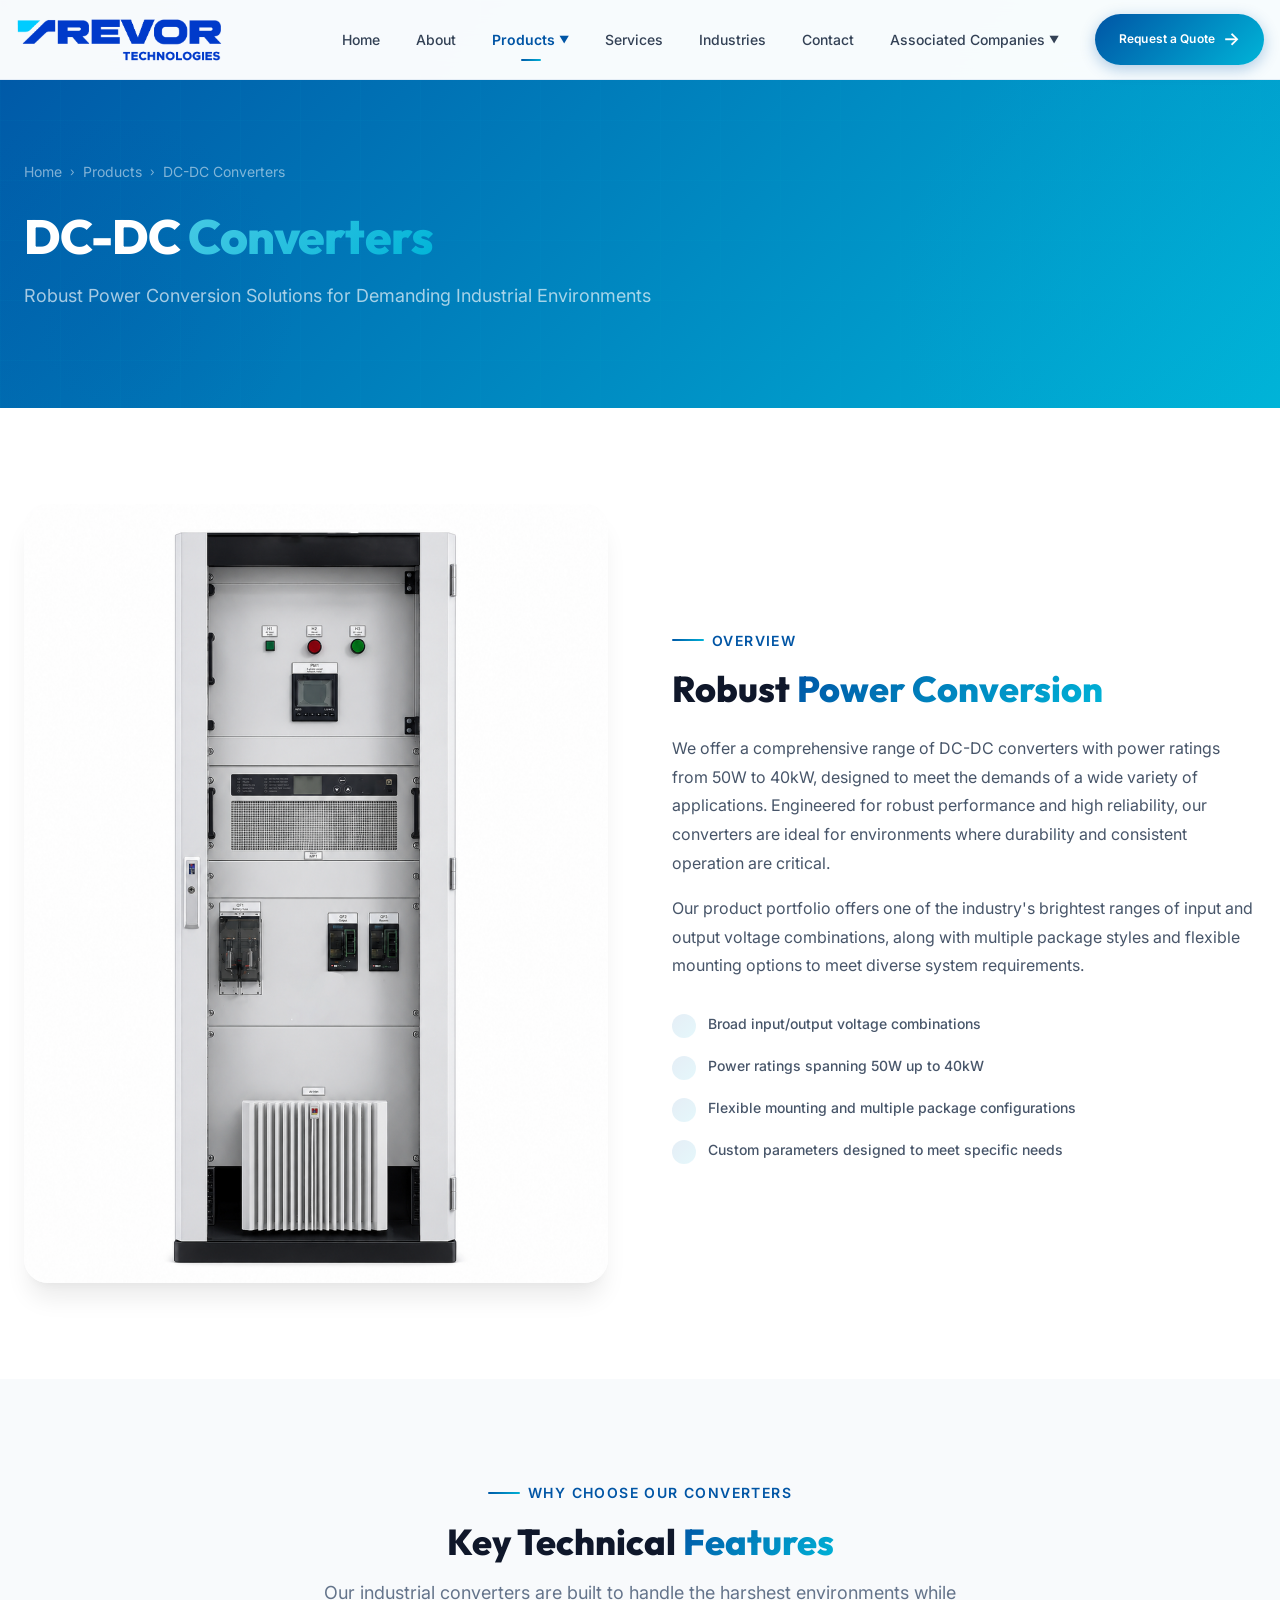
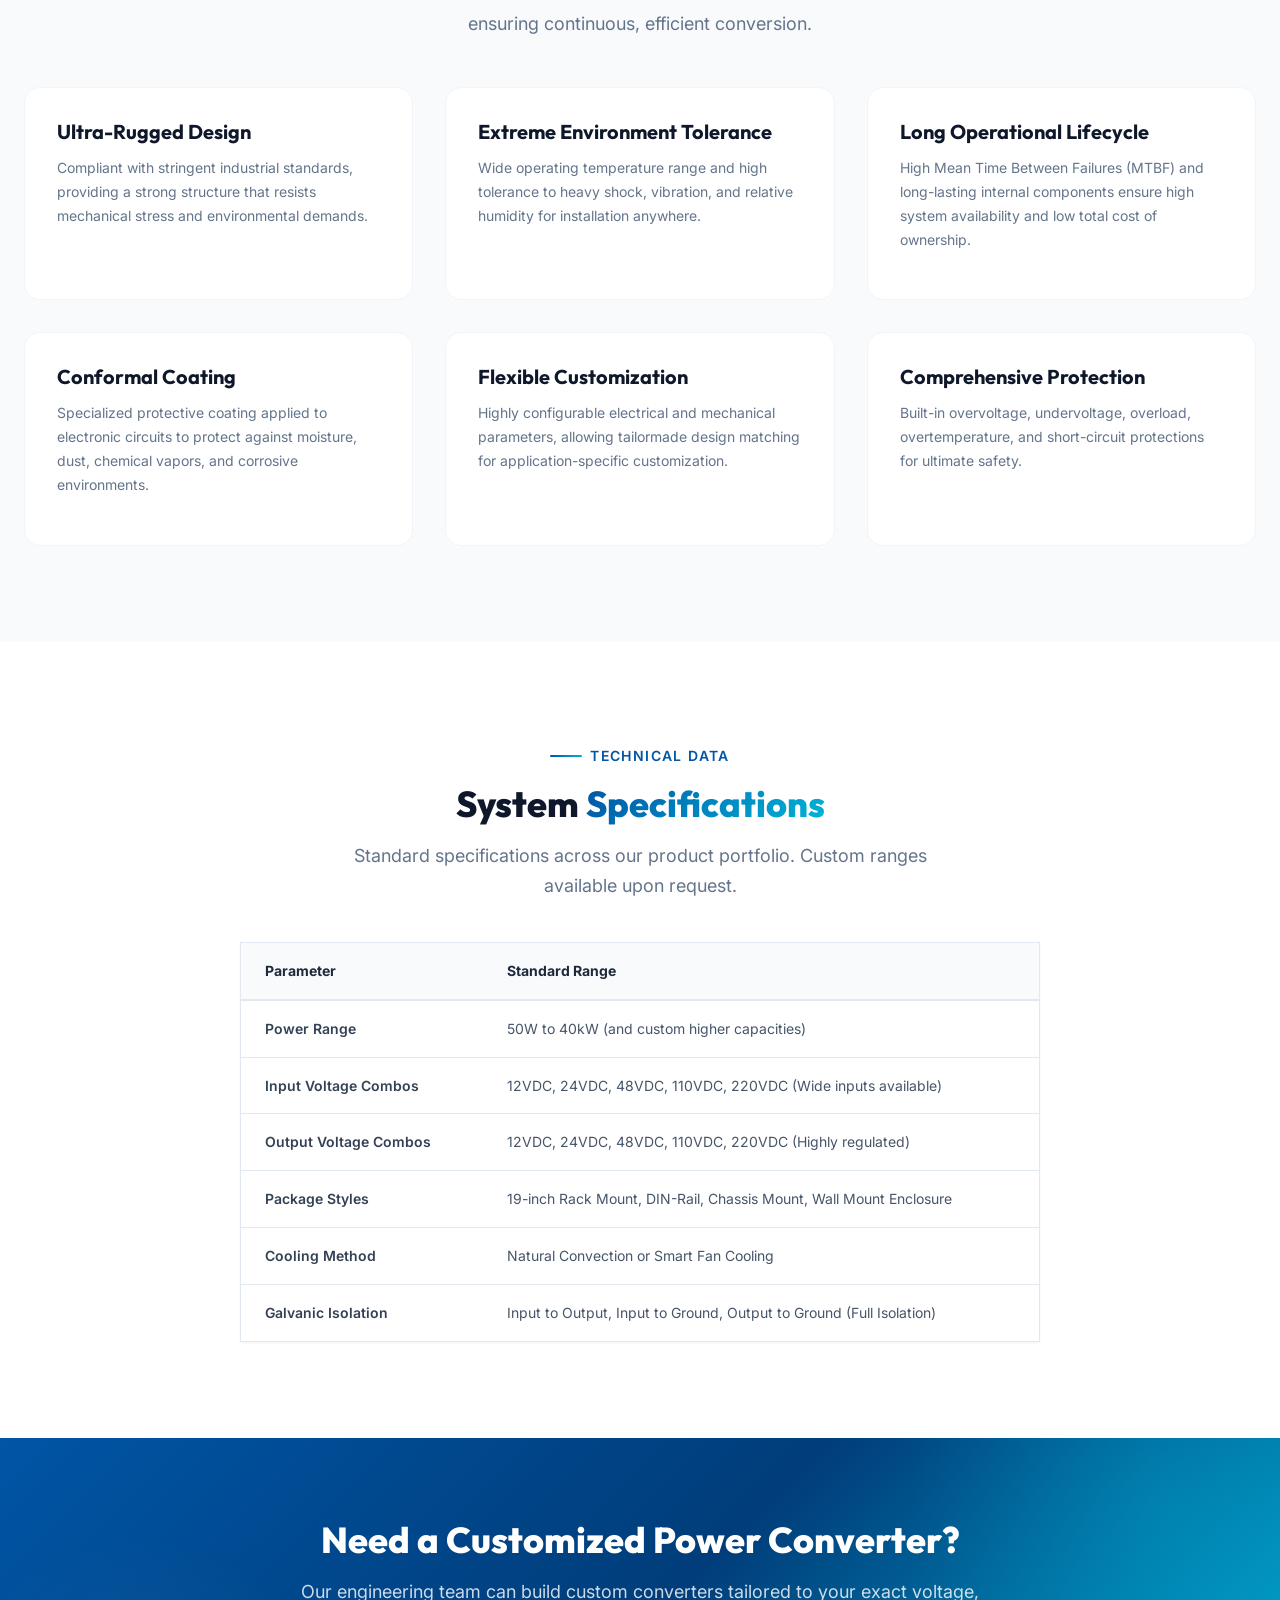
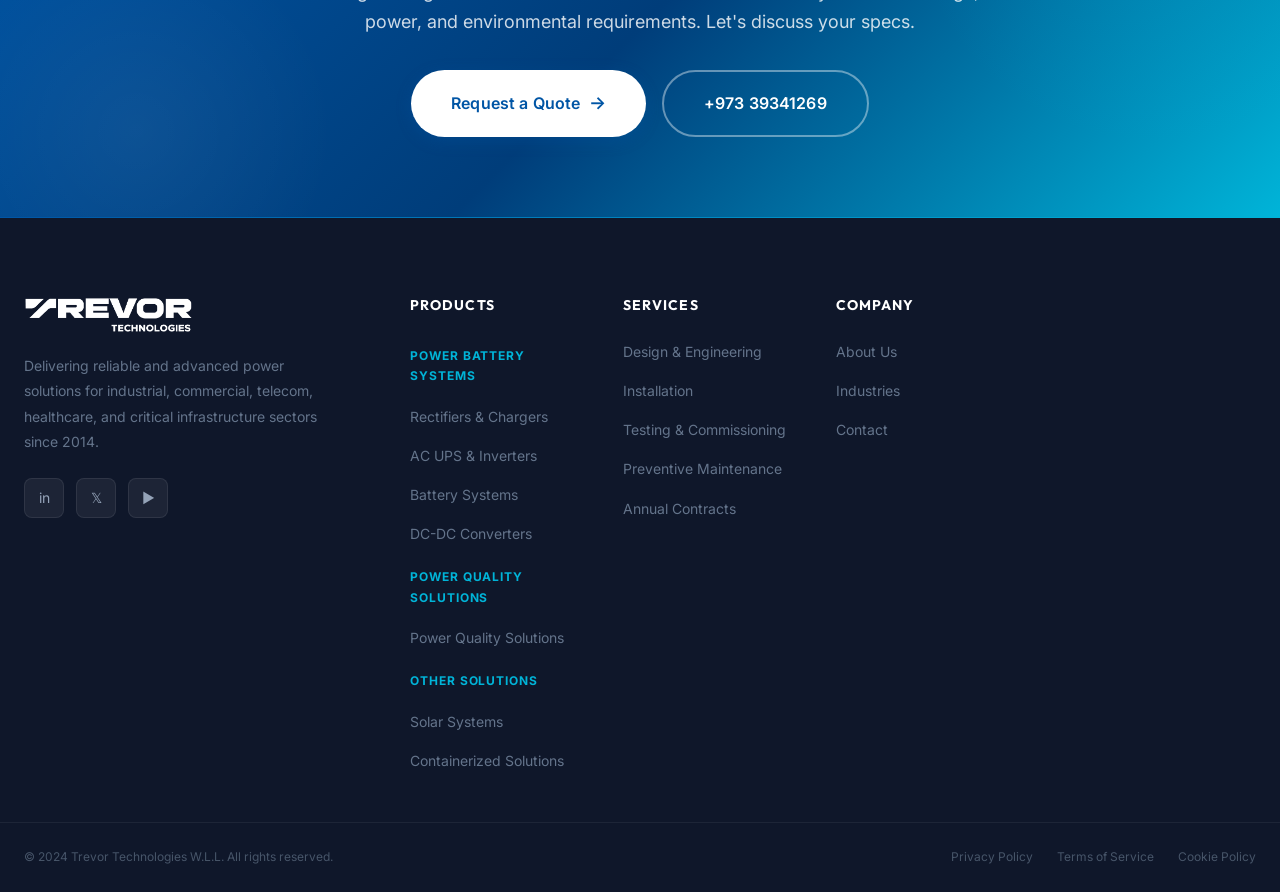
<file: dc-converters.html>
<!DOCTYPE html>
<html lang="en">
<head>
  <meta charset="UTF-8">
  <meta name="viewport" content="width=device-width, initial-scale=1.0">
  <meta name="description" content="Trevor Technologies WLL — High reliability industrial DC-DC Converters from 50W to 40kW, engineered for demanding critical applications with wide voltage combinations and rugged designs.">
  <meta name="keywords" content="DC-DC converters, power conversion, industrial converters, wide voltage range, conformal coating, Trevor Technologies">
  <title>DC-DC Converters — Trevor Technologies WLL | Robust Power Conversion Solutions</title>
  <link rel="stylesheet" href="style.css?v=7">
  <link rel="icon" type="image/png" href="assets/favicon.png?v=3">
  <link rel="apple-touch-icon" href="assets/favicon.png?v=3">
</head>
<body>

  <!-- Navigation -->
  <nav class="navbar" id="navbar">
    <div class="container">
      <a href="index.html" class="nav-logo">
        <img src="assets/trevor-brand.png?v=3" alt="Trevor Technologies">
      </a>
      <div class="nav-links" id="navLinks">
        <a href="index.html" class="nav-link">Home</a>
        <a href="about.html" class="nav-link">About</a>
        <div class="nav-dropdown">
          <a href="products.html" class="nav-link dropdown-trigger active">Products <span class="chevron">▼</span></a>
          <div class="dropdown-menu">
            <span class="dropdown-group-label">Power Battery Systems</span>
            <div class="dropdown-group-items">
              <a href="rectifiers.html" class="dropdown-item">
                <div class="dd-text">
                  <span class="dd-title">Rectifiers & Chargers</span>
                  <span class="dd-desc">DC UPS Systems</span>
                </div>
              </a>
              <a href="ac-ups.html" class="dropdown-item">
                <div class="dd-text">
                  <span class="dd-title">AC UPS & Inverters</span>
                  <span class="dd-desc">Uninterruptible Power</span>
                </div>
              </a>
              <a href="batteries.html" class="dropdown-item">
                <div class="dd-text">
                  <span class="dd-title">Battery Systems</span>
                  <span class="dd-desc">Stationary & Monitoring</span>
                </div>
              </a>
              <a href="dc-converters.html" class="dropdown-item active">
                <div class="dd-text">
                  <span class="dd-title">DC-DC Converters</span>
                  <span class="dd-desc">Power Conversion</span>
                </div>
              </a>
            </div>
            <span class="dropdown-group-label">Power Quality Solutions</span>
            <div class="dropdown-group-items">
              <a href="power-quality.html" class="dropdown-item">
                <div class="dd-text">
                  <span class="dd-title">Power Quality Solutions</span>
                  <span class="dd-desc">Harmonic & Power Factor</span>
                </div>
              </a>
            </div>
            <span class="dropdown-group-label">Other Solutions</span>
            <div class="dropdown-group-items">
              <a href="solar.html" class="dropdown-item">
                <div class="dd-text">
                  <span class="dd-title">Solar Systems</span>
                  <span class="dd-desc">Renewable Energy</span>
                </div>
              </a>
              <a href="containerized.html" class="dropdown-item">
                <div class="dd-text">
                  <span class="dd-title">Containerized Solutions</span>
                  <span class="dd-desc">Mobile Power Backup</span>
                </div>
              </a>
            </div>
          </div>
        </div>
        <a href="services.html" class="nav-link">Services</a>
        <a href="industries.html" class="nav-link">Industries</a>
        <a href="contact.html" class="nav-link">Contact</a>
                <div class="nav-dropdown">
          <a href="javascript:void(0);" class="nav-link dropdown-trigger">Associated Companies <span class="chevron">▼</span></a>
          <div class="dropdown-menu">
            <a href="https://ids.com.sa/" class="dropdown-item" target="_blank" rel="noopener">
              <div class="dd-text">
                <span class="dd-title">IDS</span>
                <span class="dd-desc">ids.com.sa</span>
              </div>
            </a>
            <a href="https://winmetua.com/index.html" class="dropdown-item" target="_blank" rel="noopener">
              <div class="dd-text">
                <span class="dd-title">Winmet</span>
                <span class="dd-desc">winmetua.com</span>
              </div>
            </a>
            <a href="https://www.powerlinesolutions.com/" class="dropdown-item" target="_blank" rel="noopener">
              <div class="dd-text">
                <span class="dd-title">Powerline Solutions</span>
                <span class="dd-desc">powerlinesolutions.com</span>
              </div>
            </a>
          </div>
        </div>
<div class="nav-cta">
          <a href="contact.html" class="btn btn-primary btn-sm">Request a Quote <span class="btn-icon">→</span></a>
        </div>
      </div>
      <div class="mobile-toggle" id="mobileToggle">
        <span></span><span></span><span></span>
      </div>
    </div>
  </nav>
  <div class="mobile-overlay" id="mobileOverlay"></div>

  <!-- ====== PAGE HERO ====== -->
  <section class="page-hero">
    <div class="grid-pattern"></div>
    <div class="container">
      <div class="page-hero-content">
        <div class="breadcrumb">
          <a href="index.html">Home</a>
          <span class="separator">›</span>
          <a href="products.html">Products</a>
          <span class="separator">›</span>
          <span>DC-DC Converters</span>
        </div>
        <h1 class="page-hero-title">DC-DC <span style="background: linear-gradient(135deg, var(--trevor-cyan-light), var(--trevor-cyan)); -webkit-background-clip: text; -webkit-text-fill-color: transparent; background-clip: text;">Converters</span></h1>
        <p class="page-hero-subtitle">Robust Power Conversion Solutions for Demanding Industrial Environments</p>
      </div>
    </div>
  </section>

  <!-- ====== PRODUCT OVERVIEW — SPLIT SECTION ====== -->
  <section class="section" id="product-overview">
    <div class="container">
      <div class="split-section">
        <div class="split-image animate-fade-left">
          <img src="assets/dc-converter.png?v=2" alt="Industrial DC-DC Converter Unit">
        </div>
        <div class="split-content animate-fade-right">
          <div class="section-label">Overview</div>
          <h2 class="section-title">Robust <span>Power Conversion</span></h2>
          <p>We offer a comprehensive range of DC-DC converters with power ratings from 50W to 40kW, designed to meet the demands of a wide variety of applications. Engineered for robust performance and high reliability, our converters are ideal for environments where durability and consistent operation are critical.</p>
          <p>Our product portfolio offers one of the industry's brightest ranges of input and output voltage combinations, along with multiple package styles and flexible mounting options to meet diverse system requirements.</p>

          <div class="feature-list">
            <div class="feature-item">
              <div class="check-icon"></div>
              <span>Broad input/output voltage combinations</span>
            </div>
            <div class="feature-item">
              <div class="check-icon"></div>
              <span>Power ratings spanning 50W up to 40kW</span>
            </div>
            <div class="feature-item">
              <div class="check-icon"></div>
              <span>Flexible mounting and multiple package configurations</span>
            </div>
            <div class="feature-item">
              <div class="check-icon"></div>
              <span>Custom parameters designed to meet specific needs</span>
            </div>
          </div>
        </div>
      </div>
    </div>
  </section>

  <!-- ====== KEY TECHNICAL FEATURES ====== -->
  <section class="section bg-gray" id="features">
    <div class="container">
      <div class="text-center animate-on-scroll">
        <div class="section-label">Why Choose Our Converters</div>
        <h2 class="section-title">Key Technical <span>Features</span></h2>
        <p class="section-subtitle centered">Our industrial converters are built to handle the harshest environments while ensuring continuous, efficient conversion.</p>
      </div>

      <div class="carousel-container" style="margin-top: var(--space-12);">
        <button class="carousel-nav-btn prev" aria-label="Previous Feature">
          <svg viewBox="0 0 24 24" width="24" height="24" stroke="currentColor" stroke-width="2.5" fill="none" stroke-linecap="round" stroke-linejoin="round"><polyline points="15 18 9 12 15 6"></polyline></svg>
        </button>
        <div class="services-grid" style="margin-top: 0;">
        <!-- Rugged Design -->
        <div class="service-card animate-on-scroll delay-1">
          <h3>Ultra-Rugged Design</h3>
          <p>Compliant with stringent industrial standards, providing a strong structure that resists mechanical stress and environmental demands.</p>
        </div>

        <!-- Temperature & Environmental -->
        <div class="service-card animate-on-scroll delay-2">
          <h3>Extreme Environment Tolerance</h3>
          <p>Wide operating temperature range and high tolerance to heavy shock, vibration, and relative humidity for installation anywhere.</p>
        </div>

        <!-- High MTBF -->
        <div class="service-card animate-on-scroll delay-3">
          <h3>Long Operational Lifecycle</h3>
          <p>High Mean Time Between Failures (MTBF) and long-lasting internal components ensure high system availability and low total cost of ownership.</p>
        </div>

        <!-- Conformal Coating -->
        <div class="service-card animate-on-scroll delay-1">
          <h3>Conformal Coating</h3>
          <p>Specialized protective coating applied to electronic circuits to protect against moisture, dust, chemical vapors, and corrosive environments.</p>
        </div>

        <!-- Customization -->
        <div class="service-card animate-on-scroll delay-2">
          <h3>Flexible Customization</h3>
          <p>Highly configurable electrical and mechanical parameters, allowing tailormade design matching for application-specific customization.</p>
        </div>

        <!-- System Safety -->
        <div class="service-card animate-on-scroll delay-3">
          <h3>Comprehensive Protection</h3>
          <p>Built-in overvoltage, undervoltage, overload, overtemperature, and short-circuit protections for ultimate safety.</p>
        </div>
      </div>
      <button class="carousel-nav-btn next" aria-label="Next Feature">
        <svg viewBox="0 0 24 24" width="24" height="24" stroke="currentColor" stroke-width="2.5" fill="none" stroke-linecap="round" stroke-linejoin="round"><polyline points="9 18 15 12 9 6"></polyline></svg>
      </button>
    </div>
    </div>
  </section>

  <!-- ====== SPECIFICATIONS SECTION ====== -->
  <section class="section" id="specifications">
    <div class="container">
      <div class="text-center animate-on-scroll" style="margin-bottom: var(--space-10);">
        <div class="section-label">Technical Data</div>
        <h2 class="section-title">System <span>Specifications</span></h2>
        <p class="section-subtitle centered">Standard specifications across our product portfolio. Custom ranges available upon request.</p>
      </div>

      <div class="specs-table-container animate-on-scroll" style="max-width: 800px; margin: 0 auto; overflow-x: auto; background: var(--white); border-radius: var(--border-radius-lg); box-shadow: var(--shadow-sm); border: 1px solid var(--gray-200);">
        <table style="width: 100%; border-collapse: collapse; text-align: left; font-size: var(--text-sm);">
          <thead>
            <tr style="background: var(--gray-50); border-bottom: 2px solid var(--gray-200);">
              <th style="padding: var(--space-4) var(--space-6); font-weight: 700; color: var(--gray-800);">Parameter</th>
              <th style="padding: var(--space-4) var(--space-6); font-weight: 700; color: var(--gray-800);">Standard Range</th>
            </tr>
          </thead>
          <tbody>
            <tr style="border-bottom: 1px solid var(--gray-200);">
              <td style="padding: var(--space-4) var(--space-6); font-weight: 600; color: var(--gray-700);">Power Range</td>
              <td style="padding: var(--space-4) var(--space-6); color: var(--gray-600);">50W to 40kW (and custom higher capacities)</td>
            </tr>
            <tr style="border-bottom: 1px solid var(--gray-200);">
              <td style="padding: var(--space-4) var(--space-6); font-weight: 600; color: var(--gray-700);">Input Voltage Combos</td>
              <td style="padding: var(--space-4) var(--space-6); color: var(--gray-600);">12VDC, 24VDC, 48VDC, 110VDC, 220VDC (Wide inputs available)</td>
            </tr>
            <tr style="border-bottom: 1px solid var(--gray-200);">
              <td style="padding: var(--space-4) var(--space-6); font-weight: 600; color: var(--gray-700);">Output Voltage Combos</td>
              <td style="padding: var(--space-4) var(--space-6); color: var(--gray-600);">12VDC, 24VDC, 48VDC, 110VDC, 220VDC (Highly regulated)</td>
            </tr>
            <tr style="border-bottom: 1px solid var(--gray-200);">
              <td style="padding: var(--space-4) var(--space-6); font-weight: 600; color: var(--gray-700);">Package Styles</td>
              <td style="padding: var(--space-4) var(--space-6); color: var(--gray-600);">19-inch Rack Mount, DIN-Rail, Chassis Mount, Wall Mount Enclosure</td>
            </tr>
            <tr style="border-bottom: 1px solid var(--gray-200);">
              <td style="padding: var(--space-4) var(--space-6); font-weight: 600; color: var(--gray-700);">Cooling Method</td>
              <td style="padding: var(--space-4) var(--space-6); color: var(--gray-600);">Natural Convection or Smart Fan Cooling</td>
            </tr>
            <tr>
              <td style="padding: var(--space-4) var(--space-6); font-weight: 600; color: var(--gray-700);">Galvanic Isolation</td>
              <td style="padding: var(--space-4) var(--space-6); color: var(--gray-600);">Input to Output, Input to Ground, Output to Ground (Full Isolation)</td>
            </tr>
          </tbody>
        </table>
      </div>
    </div>
  </section>

  <!-- ====== CTA BANNER ====== -->
  <section class="cta-banner" id="cta">
    <div class="container">
      <div class="cta-content animate-on-scroll">
        <h2>Need a Customized Power Converter?</h2>
        <p>Our engineering team can build custom converters tailored to your exact voltage, power, and environmental requirements. Let's discuss your specs.</p>
        <div class="cta-buttons">
          <a href="contact.html" class="btn btn-primary btn-lg" style="background: var(--white); color: var(--trevor-blue);">Request a Quote <span class="btn-icon">→</span></a>
          <a href="tel:+97339341269" class="btn btn-outline-white btn-lg"> +973 39341269</a>
        </div>
      </div>
    </div>
  </section>

  <!-- ====== FOOTER ====== -->
  <footer class="footer">
    <div class="footer-main">
      <div class="container">
        <div class="footer-grid">
          <div class="footer-brand">
            <img src="assets/trevor-brand.png?v=3" alt="Trevor Technologies">
            <p>Delivering reliable and advanced power solutions for industrial, commercial, telecom, healthcare, and critical infrastructure sectors since 2014.</p>
            <div class="footer-social">
              <a href="#" aria-label="LinkedIn">in</a>
              <a href="#" aria-label="Twitter">𝕏</a>
              <a href="#" aria-label="YouTube">▶</a>
            </div>
          </div>
          <div class="footer-col">
            <h4>Products</h4>
            <ul>
              <li style="font-size: var(--text-xs); font-weight: 700; text-transform: uppercase; letter-spacing: 0.08em; color: var(--trevor-cyan); padding: var(--space-2) 0 var(--space-1); pointer-events: none;">Power Battery Systems</li>
              <li><a href="rectifiers.html">Rectifiers & Chargers</a></li>
              <li><a href="ac-ups.html">AC UPS & Inverters</a></li>
              <li><a href="batteries.html">Battery Systems</a></li>
              <li><a href="dc-converters.html">DC-DC Converters</a></li>
              <li style="font-size: var(--text-xs); font-weight: 700; text-transform: uppercase; letter-spacing: 0.08em; color: var(--trevor-cyan); padding: var(--space-2) 0 var(--space-1); pointer-events: none;">Power Quality Solutions</li>
              <li><a href="power-quality.html">Power Quality Solutions</a></li>
              <li style="font-size: var(--text-xs); font-weight: 700; text-transform: uppercase; letter-spacing: 0.08em; color: var(--trevor-cyan); padding: var(--space-2) 0 var(--space-1); pointer-events: none;">Other Solutions</li>
              <li><a href="solar.html">Solar Systems</a></li>
              <li><a href="containerized.html">Containerized Solutions</a></li>
            </ul>
          </div>
          <div class="footer-col">
            <h4>Services</h4>
            <ul>
              <li><a href="services.html">Design & Engineering</a></li>
              <li><a href="services.html">Installation</a></li>
              <li><a href="services.html">Testing & Commissioning</a></li>
              <li><a href="services.html">Preventive Maintenance</a></li>
              <li><a href="services.html">Annual Contracts</a></li>
            </ul>
          </div>
          <div class="footer-col">
            <h4>Company</h4>
            <ul>
              <li><a href="about.html">About Us</a></li>
              <li><a href="industries.html">Industries</a></li>
              <li><a href="contact.html">Contact</a></li>
            </ul>
          </div>
        </div>
      </div>
    </div>
    <div class="footer-bottom">
      <div class="container">
        <p>© 2024 Trevor Technologies W.L.L. All rights reserved.</p>
        <div class="footer-bottom-links">
          <a href="#">Privacy Policy</a>
          <a href="#">Terms of Service</a>
          <a href="#">Cookie Policy</a>
        </div>
      </div>
    </div>
  </footer>

  <!-- Scroll to Top -->
  <button class="scroll-top" id="scrollTop" aria-label="Scroll to top">↑</button>

  <script src="script.js?v=2"></script>
</body>
</html>
</file>
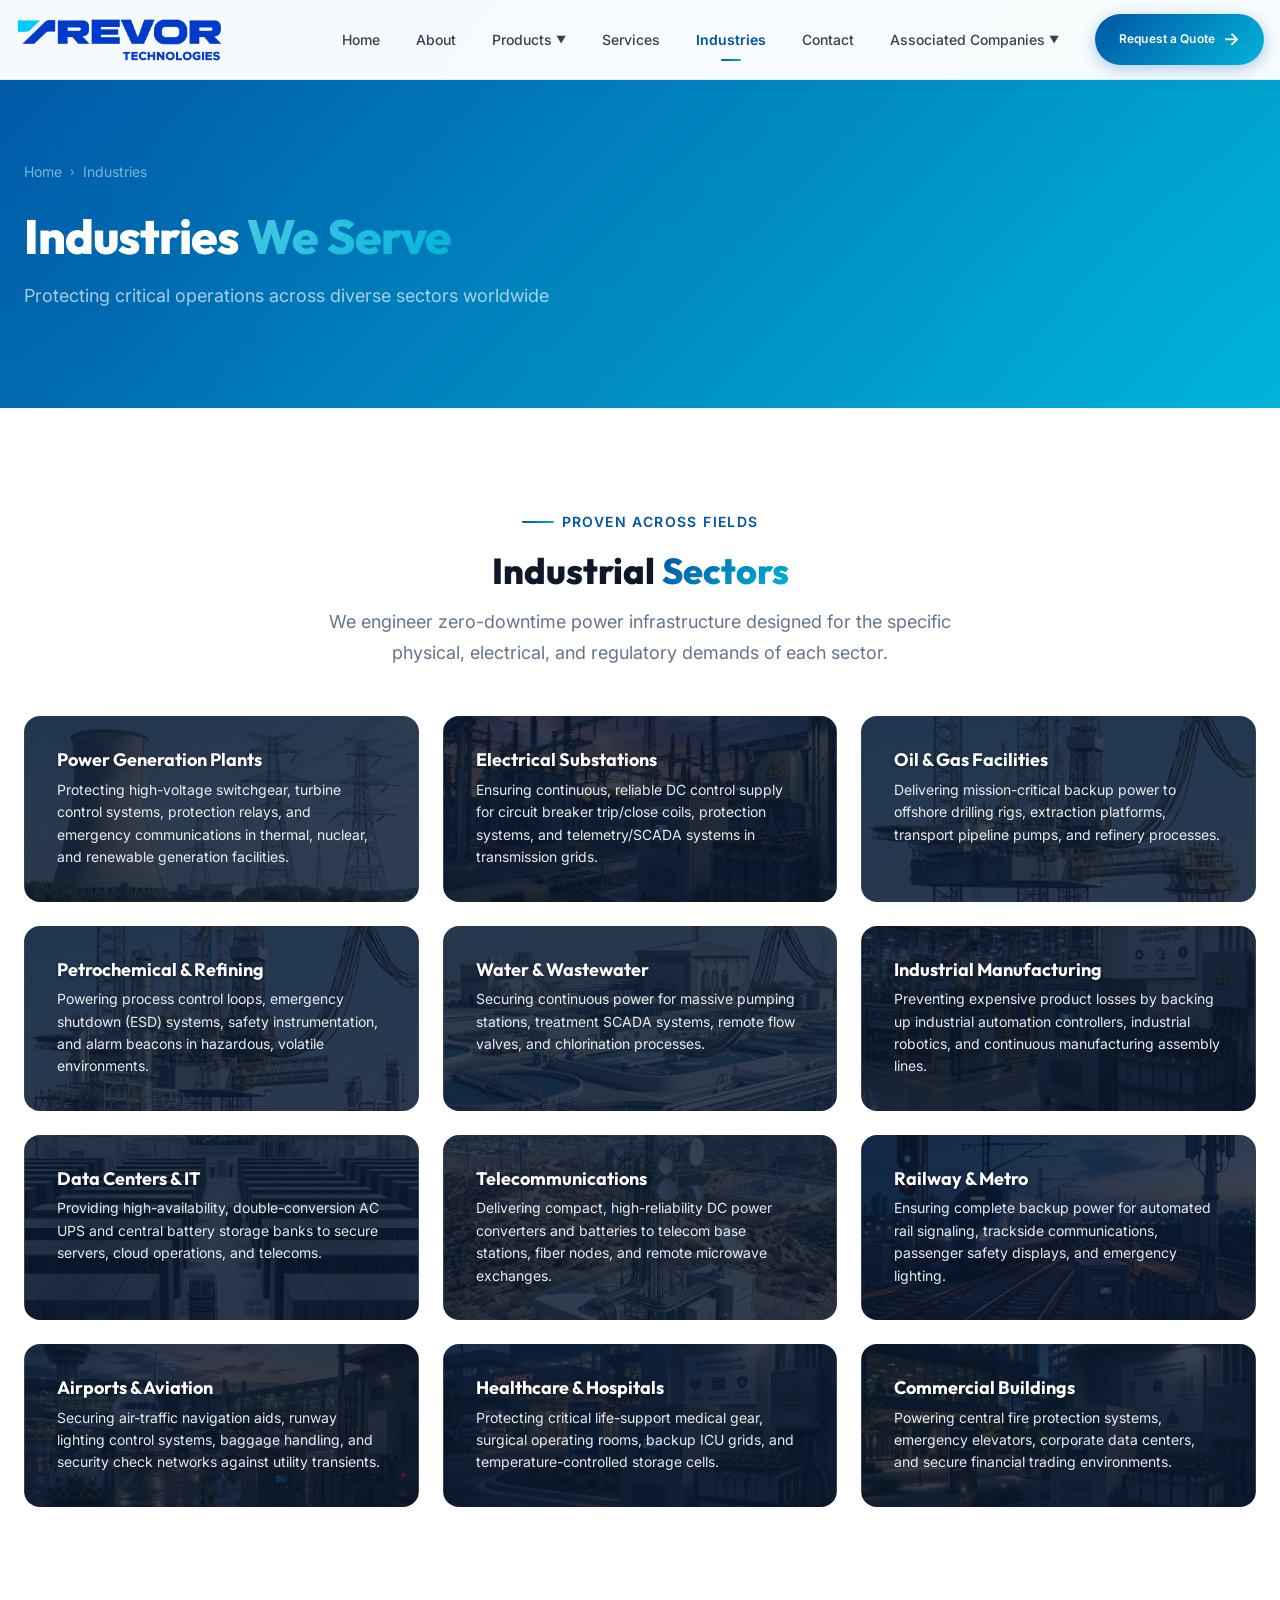
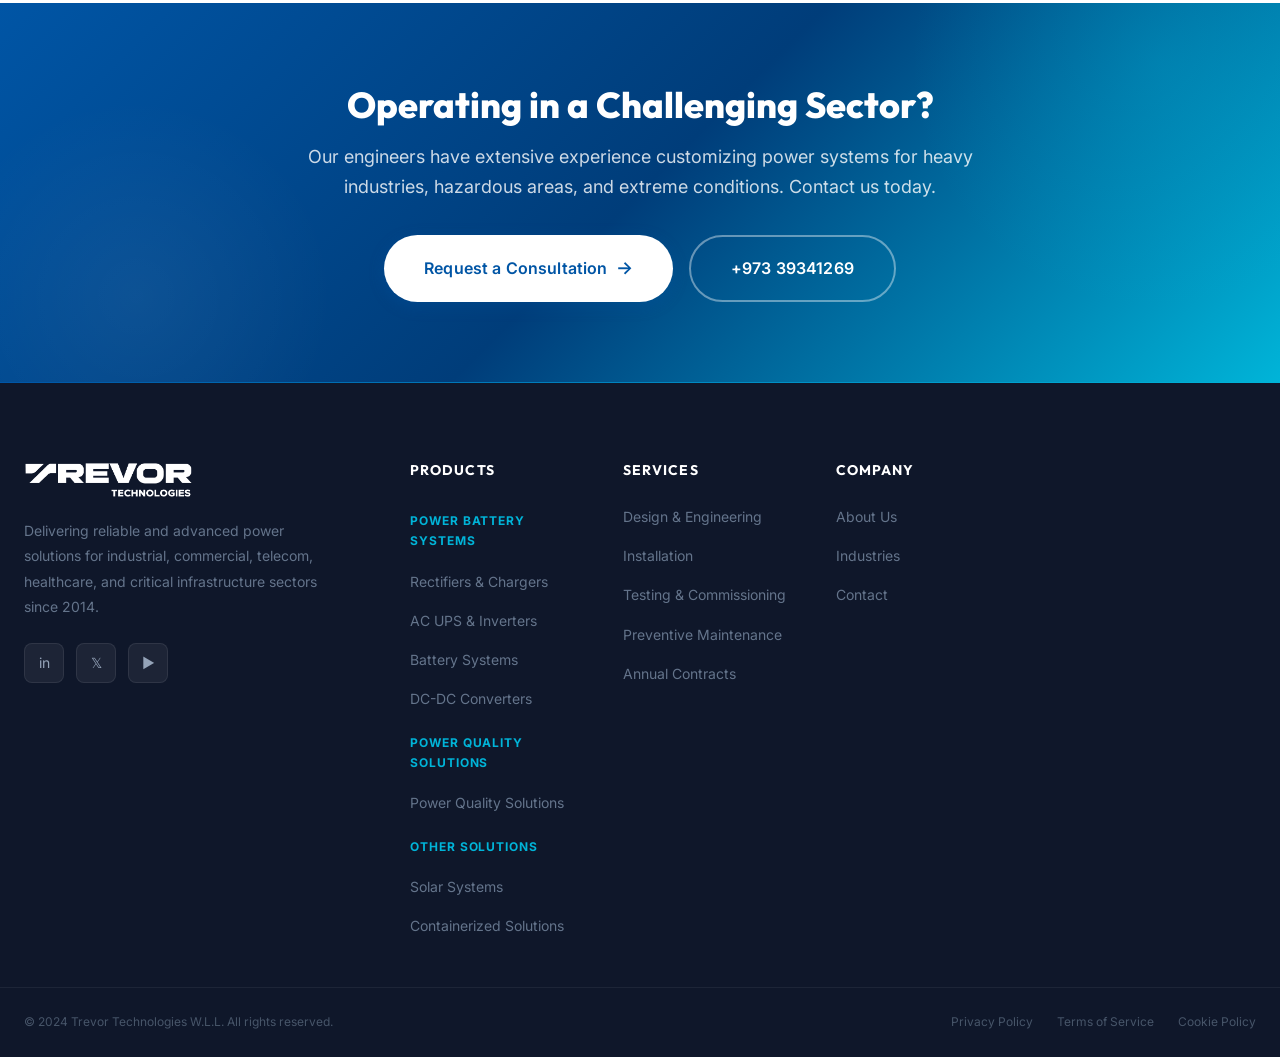
<file: industries.html>
<!DOCTYPE html>
<html lang="en">
<head>
  <meta charset="UTF-8">
  <meta name="viewport" content="width=device-width, initial-scale=1.0">
  <meta name="description" content="Trevor Technologies WLL serves major industrial sectors: Power Gen, Oil & Gas, Substations, Petrochemicals, Data Centers, Water, Railways, Aviation, and Healthcare.">
  <meta name="keywords" content="Industrial sectors served, oil and gas, power generation, substations, petrochemical, railway, data center, telecom, Trevor Technologies">
  <title>Industries We Serve — Trevor Technologies WLL | Protecting Critical Global Operations</title>
  <link rel="stylesheet" href="style.css?v=7">
  <link rel="icon" type="image/png" href="assets/favicon.png?v=3">
  <link rel="apple-touch-icon" href="assets/favicon.png?v=3">
</head>
<body>

  <!-- Navigation -->
  <nav class="navbar" id="navbar">
    <div class="container">
      <a href="index.html" class="nav-logo">
        <img src="assets/trevor-brand.png?v=3" alt="Trevor Technologies">
      </a>
      <div class="nav-links" id="navLinks">
        <a href="index.html" class="nav-link">Home</a>
        <a href="about.html" class="nav-link">About</a>
        <div class="nav-dropdown">
          <a href="products.html" class="nav-link dropdown-trigger">Products <span class="chevron">▼</span></a>
          <div class="dropdown-menu">
            <span class="dropdown-group-label">Power Battery Systems</span>
            <div class="dropdown-group-items">
              <a href="rectifiers.html" class="dropdown-item">
                <div class="dd-text">
                  <span class="dd-title">Rectifiers & Chargers</span>
                  <span class="dd-desc">DC UPS Systems</span>
                </div>
              </a>
              <a href="ac-ups.html" class="dropdown-item">
                <div class="dd-text">
                  <span class="dd-title">AC UPS & Inverters</span>
                  <span class="dd-desc">Uninterruptible Power</span>
                </div>
              </a>
              <a href="batteries.html" class="dropdown-item">
                <div class="dd-text">
                  <span class="dd-title">Battery Systems</span>
                  <span class="dd-desc">Stationary & Monitoring</span>
                </div>
              </a>
              <a href="dc-converters.html" class="dropdown-item">
                <div class="dd-text">
                  <span class="dd-title">DC-DC Converters</span>
                  <span class="dd-desc">Power Conversion</span>
                </div>
              </a>
            </div>
            <span class="dropdown-group-label">Power Quality Solutions</span>
            <div class="dropdown-group-items">
              <a href="power-quality.html" class="dropdown-item">
                <div class="dd-text">
                  <span class="dd-title">Power Quality Solutions</span>
                  <span class="dd-desc">Harmonic & Power Factor</span>
                </div>
              </a>
            </div>
            <span class="dropdown-group-label">Other Solutions</span>
            <div class="dropdown-group-items">
              <a href="solar.html" class="dropdown-item">
                <div class="dd-text">
                  <span class="dd-title">Solar Systems</span>
                  <span class="dd-desc">Renewable Energy</span>
                </div>
              </a>
              <a href="containerized.html" class="dropdown-item">
                <div class="dd-text">
                  <span class="dd-title">Containerized Solutions</span>
                  <span class="dd-desc">Mobile Power Backup</span>
                </div>
              </a>
            </div>
          </div>
        </div>
        <a href="services.html" class="nav-link">Services</a>
        <a href="industries.html" class="nav-link active">Industries</a>
        <a href="contact.html" class="nav-link">Contact</a>
                <div class="nav-dropdown">
          <a href="javascript:void(0);" class="nav-link dropdown-trigger">Associated Companies <span class="chevron">▼</span></a>
          <div class="dropdown-menu">
            <a href="https://ids.com.sa/" class="dropdown-item" target="_blank" rel="noopener">
              <div class="dd-text">
                <span class="dd-title">IDS</span>
                <span class="dd-desc">ids.com.sa</span>
              </div>
            </a>
            <a href="https://winmetua.com/index.html" class="dropdown-item" target="_blank" rel="noopener">
              <div class="dd-text">
                <span class="dd-title">Winmet</span>
                <span class="dd-desc">winmetua.com</span>
              </div>
            </a>
            <a href="https://www.powerlinesolutions.com/" class="dropdown-item" target="_blank" rel="noopener">
              <div class="dd-text">
                <span class="dd-title">Powerline Solutions</span>
                <span class="dd-desc">powerlinesolutions.com</span>
              </div>
            </a>
          </div>
        </div>
<div class="nav-cta">
          <a href="contact.html" class="btn btn-primary btn-sm">Request a Quote <span class="btn-icon">→</span></a>
        </div>
      </div>
      <div class="mobile-toggle" id="mobileToggle">
        <span></span><span></span><span></span>
      </div>
    </div>
  </nav>
  <div class="mobile-overlay" id="mobileOverlay"></div>

  <!-- ====== PAGE HERO ====== -->
  <section class="page-hero">
    <div class="grid-pattern"></div>
    <div class="container">
      <div class="page-hero-content">
        <div class="breadcrumb">
          <a href="index.html">Home</a>
          <span class="separator">›</span>
          <span>Industries</span>
        </div>
        <h1 class="page-hero-title">Industries <span style="background: linear-gradient(135deg, var(--trevor-cyan-light), var(--trevor-cyan)); -webkit-background-clip: text; -webkit-text-fill-color: transparent; background-clip: text;">We Serve</span></h1>
        <p class="page-hero-subtitle">Protecting critical operations across diverse sectors worldwide</p>
      </div>
    </div>
  </section>

  <!-- ====== INDUSTRIES GRID ====== -->
  <section class="section" id="industries-detailed">
    <div class="container">
      <div class="text-center animate-on-scroll">
        <div class="section-label">Proven Across Fields</div>
        <h2 class="section-title">Industrial <span>Sectors</span></h2>
        <p class="section-subtitle centered">We engineer zero-downtime power infrastructure designed for the specific physical, electrical, and regulatory demands of each sector.</p>
      </div>

      <div class="carousel-container" style="margin-top: var(--space-12);">
        <button class="carousel-nav-btn prev" aria-label="Previous Sector">
          <svg viewBox="0 0 24 24" width="24" height="24" stroke="currentColor" stroke-width="2.5" fill="none" stroke-linecap="round" stroke-linejoin="round"><polyline points="15 18 9 12 15 6"></polyline></svg>
        </button>
        <div class="industries-grid" style="margin-top: 0; grid-template-columns: repeat(3, 1fr);">
        
        <!-- Power Generation -->
        <div class="industry-card animate-on-scroll delay-1" style="padding: var(--space-8); display: flex; flex-direction: column; align-items: flex-start; text-align: left; background: linear-gradient(rgba(10, 25, 47, 0.82), rgba(10, 25, 47, 0.82)), url('assets/power-generation.jpg') no-repeat center center; background-size: cover; border-color: transparent;">
          <h3 style="font-size: var(--text-lg); font-weight: 700; color: #ffffff; margin-bottom: var(--space-2); text-shadow: 0 1px 3px rgba(0,0,0,0.5);">Power Generation Plants</h3>
          <p style="font-size: var(--text-sm); color: rgba(255, 255, 255, 0.9); line-height: 1.6; margin-bottom: 0;">Protecting high-voltage switchgear, turbine control systems, protection relays, and emergency communications in thermal, nuclear, and renewable generation facilities.</p>
        </div>

        <!-- Substations -->
        <div class="industry-card animate-on-scroll delay-2" style="padding: var(--space-8); display: flex; flex-direction: column; align-items: flex-start; text-align: left; background: linear-gradient(rgba(10, 25, 47, 0.82), rgba(10, 25, 47, 0.82)), url('assets/electrical-substations.jpg') no-repeat center center; background-size: cover; border-color: transparent;">
          <h3 style="font-size: var(--text-lg); font-weight: 700; color: #ffffff; margin-bottom: var(--space-2); text-shadow: 0 1px 3px rgba(0,0,0,0.5);">Electrical Substations</h3>
          <p style="font-size: var(--text-sm); color: rgba(255, 255, 255, 0.9); line-height: 1.6; margin-bottom: 0;">Ensuring continuous, reliable DC control supply for circuit breaker trip/close coils, protection systems, and telemetry/SCADA systems in transmission grids.</p>
        </div>

        <!-- Oil & Gas -->
        <div class="industry-card animate-on-scroll delay-3" style="padding: var(--space-8); display: flex; flex-direction: column; align-items: flex-start; text-align: left; background: linear-gradient(rgba(10, 25, 47, 0.82), rgba(10, 25, 47, 0.82)), url('assets/oil-and-gas.jpg') no-repeat center center; background-size: cover; border-color: transparent;">
          <h3 style="font-size: var(--text-lg); font-weight: 700; color: #ffffff; margin-bottom: var(--space-2); text-shadow: 0 1px 3px rgba(0,0,0,0.5);">Oil & Gas Facilities</h3>
          <p style="font-size: var(--text-sm); color: rgba(255, 255, 255, 0.9); line-height: 1.6; margin-bottom: 0;">Delivering mission-critical backup power to offshore drilling rigs, extraction platforms, transport pipeline pumps, and refinery processes.</p>
        </div>

        <!-- Petrochemical -->
        <div class="industry-card animate-on-scroll delay-1" style="padding: var(--space-8); display: flex; flex-direction: column; align-items: flex-start; text-align: left; background: linear-gradient(rgba(10, 25, 47, 0.82), rgba(10, 25, 47, 0.82)), url('assets/petrochemical.jpg') no-repeat center center; background-size: cover; border-color: transparent;">
          <h3 style="font-size: var(--text-lg); font-weight: 700; color: #ffffff; margin-bottom: var(--space-2); text-shadow: 0 1px 3px rgba(0,0,0,0.5);">Petrochemical & Refining</h3>
          <p style="font-size: var(--text-sm); color: rgba(255, 255, 255, 0.9); line-height: 1.6; margin-bottom: 0;">Powering process control loops, emergency shutdown (ESD) systems, safety instrumentation, and alarm beacons in hazardous, volatile environments.</p>
        </div>

        <!-- Water Treatment -->
        <div class="industry-card animate-on-scroll delay-2" style="padding: var(--space-8); display: flex; flex-direction: column; align-items: flex-start; text-align: left; background: linear-gradient(rgba(10, 25, 47, 0.82), rgba(10, 25, 47, 0.82)), url('assets/water-treatment.jpg') no-repeat center center; background-size: cover; border-color: transparent;">
          <h3 style="font-size: var(--text-lg); font-weight: 700; color: #ffffff; margin-bottom: var(--space-2); text-shadow: 0 1px 3px rgba(0,0,0,0.5);">Water & Wastewater</h3>
          <p style="font-size: var(--text-sm); color: rgba(255, 255, 255, 0.9); line-height: 1.6; margin-bottom: 0;">Securing continuous power for massive pumping stations, treatment SCADA systems, remote flow valves, and chlorination processes.</p>
        </div>

        <!-- Industrial Manufacturing -->
        <div class="industry-card animate-on-scroll delay-3" style="padding: var(--space-8); display: flex; flex-direction: column; align-items: flex-start; text-align: left; background: linear-gradient(rgba(10, 25, 47, 0.82), rgba(10, 25, 47, 0.82)), url('assets/industrial-automation.jpg') no-repeat center center; background-size: cover; border-color: transparent;">
          <h3 style="font-size: var(--text-lg); font-weight: 700; color: #ffffff; margin-bottom: var(--space-2); text-shadow: 0 1px 3px rgba(0,0,0,0.5);">Industrial Manufacturing</h3>
          <p style="font-size: var(--text-sm); color: rgba(255, 255, 255, 0.9); line-height: 1.6; margin-bottom: 0;">Preventing expensive product losses by backing up industrial automation controllers, industrial robotics, and continuous manufacturing assembly lines.</p>
        </div>

        <!-- Data Centers -->
        <div class="industry-card animate-on-scroll delay-1" style="padding: var(--space-8); display: flex; flex-direction: column; align-items: flex-start; text-align: left; background: linear-gradient(rgba(10, 25, 47, 0.82), rgba(10, 25, 47, 0.82)), url('assets/data-centers.jpg') no-repeat center center; background-size: cover; border-color: transparent;">
          <h3 style="font-size: var(--text-lg); font-weight: 700; color: #ffffff; margin-bottom: var(--space-2); text-shadow: 0 1px 3px rgba(0,0,0,0.5);">Data Centers & IT</h3>
          <p style="font-size: var(--text-sm); color: rgba(255, 255, 255, 0.9); line-height: 1.6; margin-bottom: 0;">Providing high-availability, double-conversion AC UPS and central battery storage banks to secure servers, cloud operations, and telecoms.</p>
        </div>

        <!-- Telecom -->
        <div class="industry-card animate-on-scroll delay-2" style="padding: var(--space-8); display: flex; flex-direction: column; align-items: flex-start; text-align: left; background: linear-gradient(rgba(10, 25, 47, 0.82), rgba(10, 25, 47, 0.82)), url('assets/telecommunications.jpg') no-repeat center center; background-size: cover; border-color: transparent;">
          <h3 style="font-size: var(--text-lg); font-weight: 700; color: #ffffff; margin-bottom: var(--space-2); text-shadow: 0 1px 3px rgba(0,0,0,0.5);">Telecommunications</h3>
          <p style="font-size: var(--text-sm); color: rgba(255, 255, 255, 0.9); line-height: 1.6; margin-bottom: 0;">Delivering compact, high-reliability DC power converters and batteries to telecom base stations, fiber nodes, and remote microwave exchanges.</p>
        </div>

        <!-- Railway & Metro -->
        <div class="industry-card animate-on-scroll delay-3" style="padding: var(--space-8); display: flex; flex-direction: column; align-items: flex-start; text-align: left; background: linear-gradient(rgba(10, 25, 47, 0.82), rgba(10, 25, 47, 0.82)), url('assets/railway-metro.jpg') no-repeat center center; background-size: cover; border-color: transparent;">
          <h3 style="font-size: var(--text-lg); font-weight: 700; color: #ffffff; margin-bottom: var(--space-2); text-shadow: 0 1px 3px rgba(0,0,0,0.5);">Railway & Metro</h3>
          <p style="font-size: var(--text-sm); color: rgba(255, 255, 255, 0.9); line-height: 1.6; margin-bottom: 0;">Ensuring complete backup power for automated rail signaling, trackside communications, passenger safety displays, and emergency lighting.</p>
        </div>

        <!-- Airports -->
        <div class="industry-card animate-on-scroll delay-1" style="padding: var(--space-8); display: flex; flex-direction: column; align-items: flex-start; text-align: left; background: linear-gradient(rgba(10, 25, 47, 0.82), rgba(10, 25, 47, 0.82)), url('assets/aviation-airports.jpg') no-repeat center center; background-size: cover; border-color: transparent;">
          <h3 style="font-size: var(--text-lg); font-weight: 700; color: #ffffff; margin-bottom: var(--space-2); text-shadow: 0 1px 3px rgba(0,0,0,0.5);">Airports &amp; Aviation</h3>
          <p style="font-size: var(--text-sm); color: rgba(255, 255, 255, 0.9); line-height: 1.6; margin-bottom: 0;">Securing air-traffic navigation aids, runway lighting control systems, baggage handling, and security check networks against utility transients.</p>
        </div>

        <!-- Healthcare -->
        <div class="industry-card animate-on-scroll delay-2" style="padding: var(--space-8); display: flex; flex-direction: column; align-items: flex-start; text-align: left; background: linear-gradient(rgba(10, 25, 47, 0.82), rgba(10, 25, 47, 0.82)), url('assets/healthcare-hospitals.jpg') no-repeat center center; background-size: cover; border-color: transparent;">
          <h3 style="font-size: var(--text-lg); font-weight: 700; color: #ffffff; margin-bottom: var(--space-2); text-shadow: 0 1px 3px rgba(0,0,0,0.5);">Healthcare &amp; Hospitals</h3>
          <p style="font-size: var(--text-sm); color: rgba(255, 255, 255, 0.9); line-height: 1.6; margin-bottom: 0;">Protecting critical life-support medical gear, surgical operating rooms, backup ICU grids, and temperature-controlled storage cells.</p>
        </div>

        <!-- Commercial Buildings -->
        <div class="industry-card animate-on-scroll delay-3" style="padding: var(--space-8); display: flex; flex-direction: column; align-items: flex-start; text-align: left; background: linear-gradient(rgba(10, 25, 47, 0.82), rgba(10, 25, 47, 0.82)), url('assets/commercial-buildings.jpg') no-repeat center center; background-size: cover; border-color: transparent;">
          <h3 style="font-size: var(--text-lg); font-weight: 700; color: #ffffff; margin-bottom: var(--space-2); text-shadow: 0 1px 3px rgba(0,0,0,0.5);">Commercial Buildings</h3>
          <p style="font-size: var(--text-sm); color: rgba(255, 255, 255, 0.9); line-height: 1.6; margin-bottom: 0;">Powering central fire protection systems, emergency elevators, corporate data centers, and secure financial trading environments.</p>
        </div>

        </div>
        <button class="carousel-nav-btn next" aria-label="Next Sector">
          <svg viewBox="0 0 24 24" width="24" height="24" stroke="currentColor" stroke-width="2.5" fill="none" stroke-linecap="round" stroke-linejoin="round"><polyline points="9 18 15 12 9 6"></polyline></svg>
        </button>
      </div>
    </div>
  </section>

  <!-- ====== CTA BANNER ====== -->
  <section class="cta-banner" id="cta">
    <div class="container">
      <div class="cta-content animate-on-scroll">
        <h2>Operating in a Challenging Sector?</h2>
        <p>Our engineers have extensive experience customizing power systems for heavy industries, hazardous areas, and extreme conditions. Contact us today.</p>
        <div class="cta-buttons">
          <a href="contact.html" class="btn btn-primary btn-lg" style="background: var(--white); color: var(--trevor-blue);">Request a Consultation <span class="btn-icon">→</span></a>
          <a href="tel:+97339341269" class="btn btn-outline-white btn-lg"> +973 39341269</a>
        </div>
      </div>
    </div>
  </section>

  <!-- ====== FOOTER ====== -->
  <footer class="footer">
    <div class="footer-main">
      <div class="container">
        <div class="footer-grid">
          <div class="footer-brand">
            <img src="assets/trevor-brand.png?v=3" alt="Trevor Technologies">
            <p>Delivering reliable and advanced power solutions for industrial, commercial, telecom, healthcare, and critical infrastructure sectors since 2014.</p>
            <div class="footer-social">
              <a href="#" aria-label="LinkedIn">in</a>
              <a href="#" aria-label="Twitter">𝕏</a>
              <a href="#" aria-label="YouTube">▶</a>
            </div>
          </div>
          <div class="footer-col">
            <h4>Products</h4>
            <ul>
              <li style="font-size: var(--text-xs); font-weight: 700; text-transform: uppercase; letter-spacing: 0.08em; color: var(--trevor-cyan); padding: var(--space-2) 0 var(--space-1); pointer-events: none;">Power Battery Systems</li>
              <li><a href="rectifiers.html">Rectifiers & Chargers</a></li>
              <li><a href="ac-ups.html">AC UPS & Inverters</a></li>
              <li><a href="batteries.html">Battery Systems</a></li>
              <li><a href="dc-converters.html">DC-DC Converters</a></li>
              <li style="font-size: var(--text-xs); font-weight: 700; text-transform: uppercase; letter-spacing: 0.08em; color: var(--trevor-cyan); padding: var(--space-2) 0 var(--space-1); pointer-events: none;">Power Quality Solutions</li>
              <li><a href="power-quality.html">Power Quality Solutions</a></li>
              <li style="font-size: var(--text-xs); font-weight: 700; text-transform: uppercase; letter-spacing: 0.08em; color: var(--trevor-cyan); padding: var(--space-2) 0 var(--space-1); pointer-events: none;">Other Solutions</li>
              <li><a href="solar.html">Solar Systems</a></li>
              <li><a href="containerized.html">Containerized Solutions</a></li>
            </ul>
          </div>
          <div class="footer-col">
            <h4>Services</h4>
            <ul>
              <li><a href="services.html">Design & Engineering</a></li>
              <li><a href="services.html">Installation</a></li>
              <li><a href="services.html">Testing & Commissioning</a></li>
              <li><a href="services.html">Preventive Maintenance</a></li>
              <li><a href="services.html">Annual Contracts</a></li>
            </ul>
          </div>
          <div class="footer-col">
            <h4>Company</h4>
            <ul>
              <li><a href="about.html">About Us</a></li>
              <li><a href="industries.html">Industries</a></li>
              <li><a href="contact.html">Contact</a></li>
            </ul>
          </div>
        </div>
      </div>
    </div>
    <div class="footer-bottom">
      <div class="container">
        <p>© 2024 Trevor Technologies W.L.L. All rights reserved.</p>
        <div class="footer-bottom-links">
          <a href="#">Privacy Policy</a>
          <a href="#">Terms of Service</a>
          <a href="#">Cookie Policy</a>
        </div>
      </div>
    </div>
  </footer>

  <!-- Scroll to Top -->
  <button class="scroll-top" id="scrollTop" aria-label="Scroll to top">↑</button>

  <script src="script.js?v=2"></script>
</body>
</html>
</file>
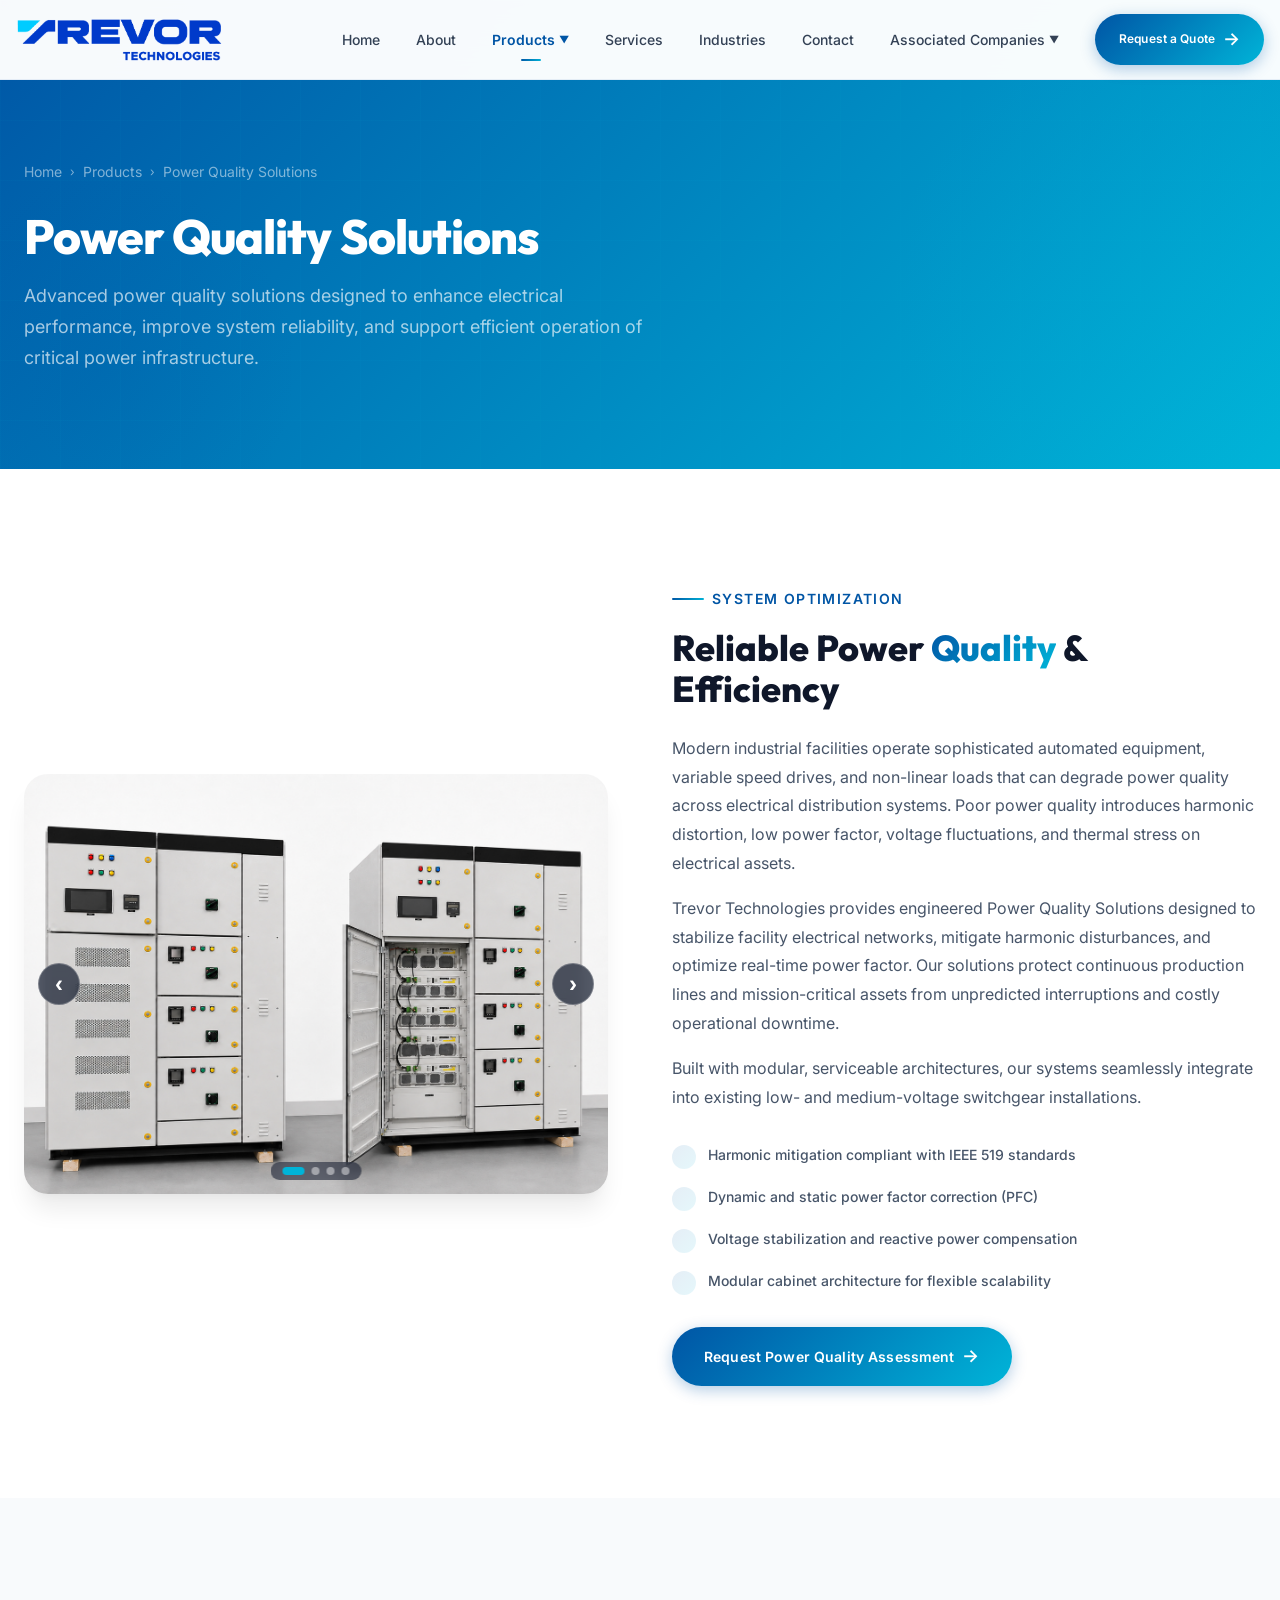
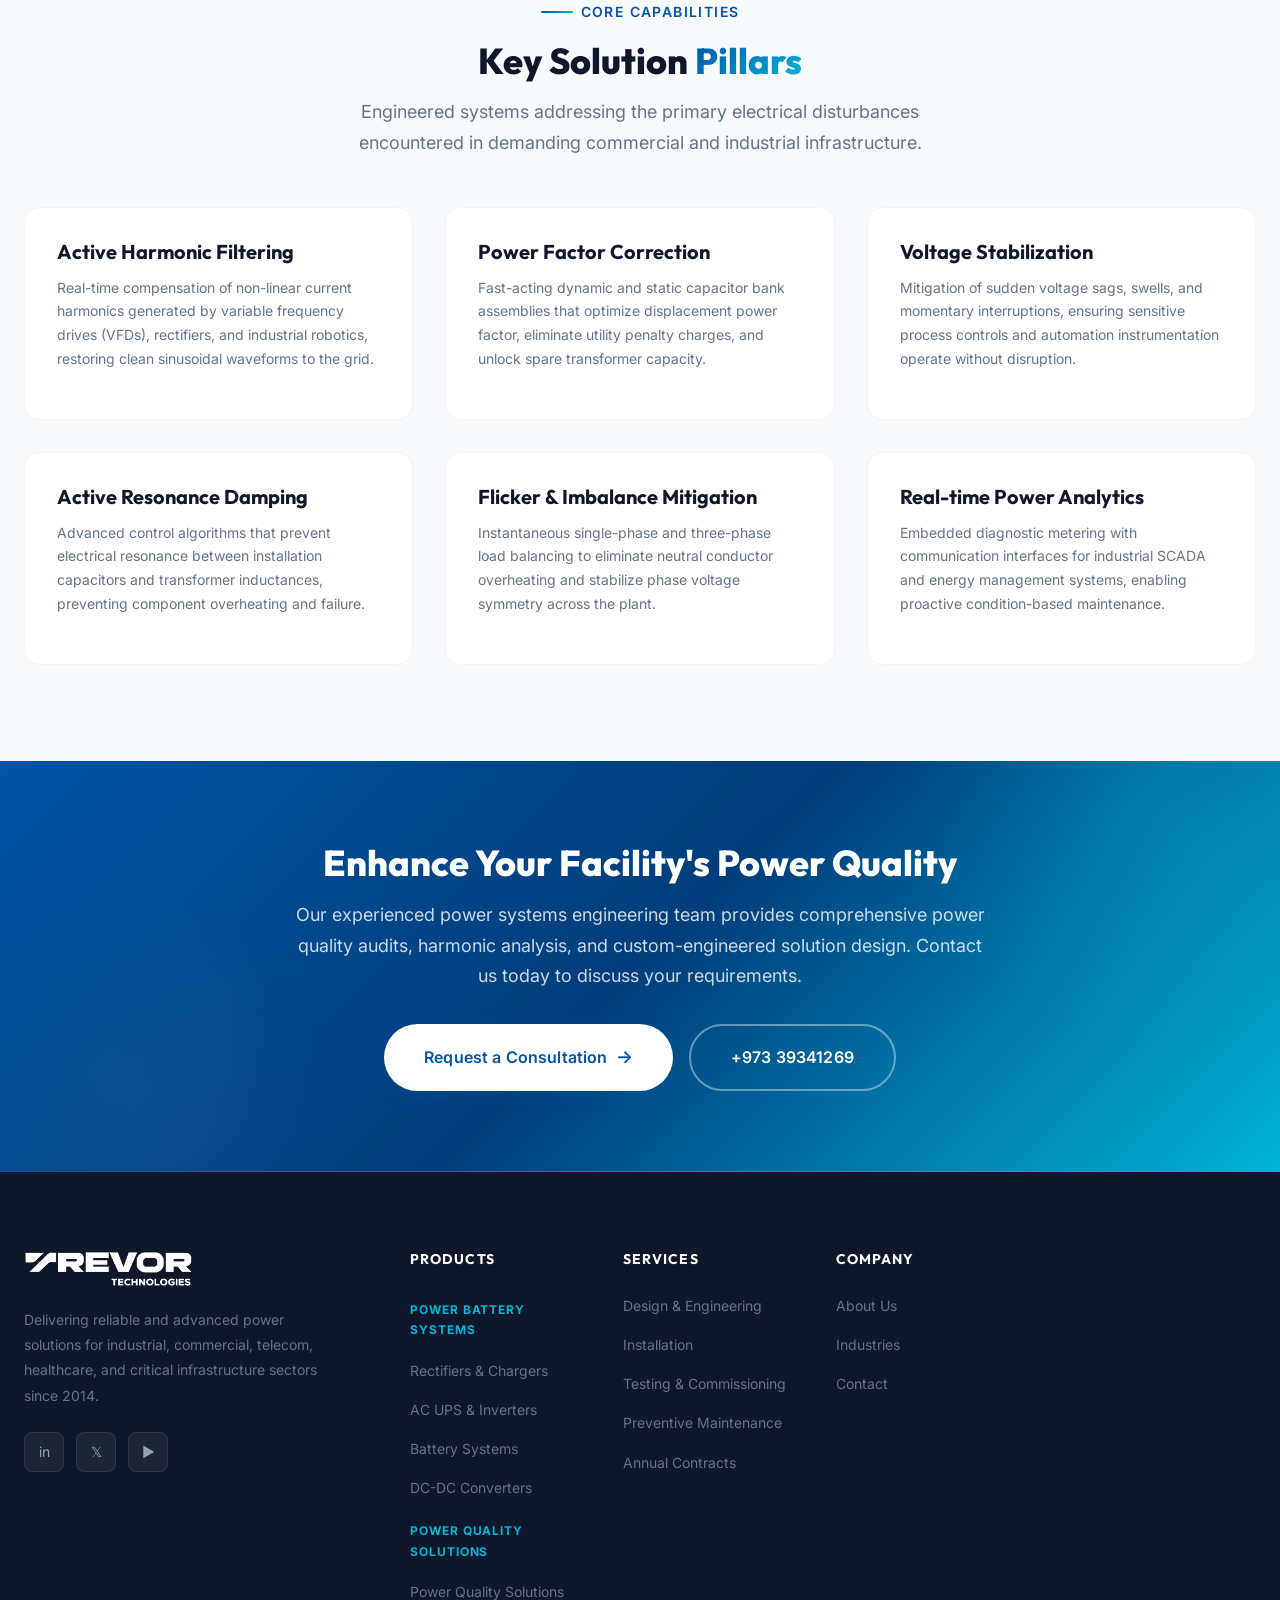
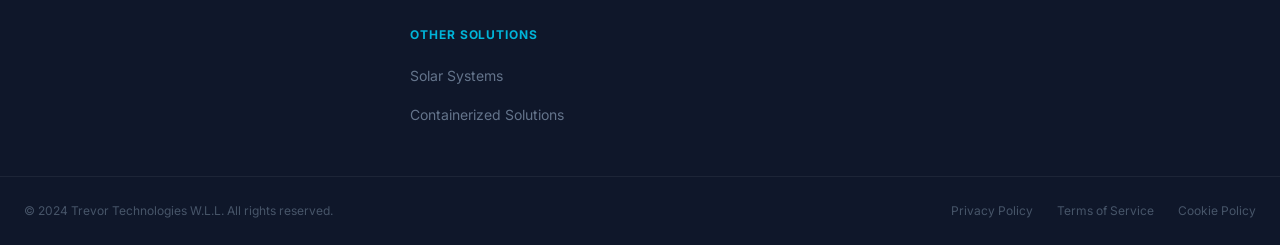
<file: power-quality.html>
<!DOCTYPE html>
<html lang="en">
<head>
  <meta charset="UTF-8">
  <meta name="viewport" content="width=device-width, initial-scale=1.0">
  <meta name="description" content="Power Quality Solutions by Trevor Technologies WLL — Active Harmonic Filters, Power Factor Correction, Voltage Stabilization, and Electrical Network Optimization for Critical Infrastructure.">
  <meta name="keywords" content="power quality solutions, active harmonic filters, power factor correction, voltage stabilization, electrical network reliability, industrial power quality, Trevor Technologies">
  <title>Power Quality Solutions — Trevor Technologies WLL</title>
  <link rel="stylesheet" href="style.css?v=7">
  <link rel="icon" type="image/png" href="assets/favicon.png?v=3">
  <link rel="apple-touch-icon" href="assets/favicon.png?v=3">
</head>
<body>

  <!-- Navigation -->
  <nav class="navbar" id="navbar">
    <div class="container">
      <a href="index.html" class="nav-logo">
        <img src="assets/trevor-brand.png?v=3" alt="Trevor Technologies">
      </a>
      <div class="nav-links" id="navLinks">
        <a href="index.html" class="nav-link">Home</a>
        <a href="about.html" class="nav-link">About</a>
        <div class="nav-dropdown">
          <a href="products.html" class="nav-link dropdown-trigger active">Products <span class="chevron">▼</span></a>
          <div class="dropdown-menu">
            <span class="dropdown-group-label">Power Battery Systems</span>
            <div class="dropdown-group-items">
              <a href="rectifiers.html" class="dropdown-item">
                <div class="dd-text">
                  <span class="dd-title">Rectifiers & Chargers</span>
                  <span class="dd-desc">DC UPS Systems</span>
                </div>
              </a>
              <a href="ac-ups.html" class="dropdown-item">
                <div class="dd-text">
                  <span class="dd-title">AC UPS & Inverters</span>
                  <span class="dd-desc">Uninterruptible Power</span>
                </div>
              </a>
              <a href="batteries.html" class="dropdown-item">
                <div class="dd-text">
                  <span class="dd-title">Battery Systems</span>
                  <span class="dd-desc">Stationary & Monitoring</span>
                </div>
              </a>
              <a href="dc-converters.html" class="dropdown-item">
                <div class="dd-text">
                  <span class="dd-title">DC-DC Converters</span>
                  <span class="dd-desc">Power Conversion</span>
                </div>
              </a>
            </div>
            <span class="dropdown-group-label">Power Quality Solutions</span>
            <div class="dropdown-group-items">
              <a href="power-quality.html" class="dropdown-item active">
                <div class="dd-text">
                  <span class="dd-title">Power Quality Solutions</span>
                  <span class="dd-desc">Harmonic & Power Factor</span>
                </div>
              </a>
            </div>
            <span class="dropdown-group-label">Other Solutions</span>
            <div class="dropdown-group-items">
              <a href="solar.html" class="dropdown-item">
                <div class="dd-text">
                  <span class="dd-title">Solar Systems</span>
                  <span class="dd-desc">Renewable Energy</span>
                </div>
              </a>
              <a href="containerized.html" class="dropdown-item">
                <div class="dd-text">
                  <span class="dd-title">Containerized Solutions</span>
                  <span class="dd-desc">Mobile Power Backup</span>
                </div>
              </a>
            </div>
          </div>
        </div>
        <a href="services.html" class="nav-link">Services</a>
        <a href="industries.html" class="nav-link">Industries</a>
        <a href="contact.html" class="nav-link">Contact</a>
        <div class="nav-dropdown">
          <a href="javascript:void(0);" class="nav-link dropdown-trigger">Associated Companies <span class="chevron">▼</span></a>
          <div class="dropdown-menu">
            <a href="https://ids.com.sa/" class="dropdown-item" target="_blank" rel="noopener">
              <div class="dd-text">
                <span class="dd-title">IDS</span>
                <span class="dd-desc">ids.com.sa</span>
              </div>
            </a>
            <a href="https://winmetua.com/index.html" class="dropdown-item" target="_blank" rel="noopener">
              <div class="dd-text">
                <span class="dd-title">Winmet</span>
                <span class="dd-desc">winmetua.com</span>
              </div>
            </a>
            <a href="https://www.powerlinesolutions.com/" class="dropdown-item" target="_blank" rel="noopener">
              <div class="dd-text">
                <span class="dd-title">Powerline Solutions</span>
                <span class="dd-desc">powerlinesolutions.com</span>
              </div>
            </a>
          </div>
        </div>
        <div class="nav-cta">
          <a href="contact.html" class="btn btn-primary btn-sm">Request a Quote <span class="btn-icon">→</span></a>
        </div>
      </div>
      <div class="mobile-toggle" id="mobileToggle">
        <span></span><span></span><span></span>
      </div>
    </div>
  </nav>
  <div class="mobile-overlay" id="mobileOverlay"></div>

  <!-- ====== PAGE HERO ====== -->
  <section class="page-hero">
    <div class="grid-pattern"></div>
    <div class="container">
      <div class="page-hero-content">
        <div class="breadcrumb">
          <a href="index.html">Home</a>
          <span class="separator">›</span>
          <a href="products.html">Products</a>
          <span class="separator">›</span>
          <span>Power Quality Solutions</span>
        </div>
        <h1 class="page-hero-title">Power Quality Solutions</h1>
        <p class="page-hero-subtitle">Advanced power quality solutions designed to enhance electrical performance, improve system reliability, and support efficient operation of critical power infrastructure.</p>
      </div>
    </div>
  </section>

  <!-- ====== OVERVIEW SECTION ====== -->
  <section class="section" id="overview">
    <div class="container">
      <div class="split-section">
        <div class="split-image animate-fade-left split-gallery-container">
          <div class="split-gallery-track">
            <div class="split-gallery-slide active">
              <img src="assets/power-quality-1.png" alt="Power Quality Solutions Industrial Cabinet">
            </div>
            <div class="split-gallery-slide">
              <img src="assets/power-quality-2.png" alt="Power Quality System Modular Racks">
            </div>
            <div class="split-gallery-slide">
              <img src="assets/power-quality-3.png" alt="Power Quality Enclosure Assembly">
            </div>
            <div class="split-gallery-slide">
              <img src="assets/power-quality-4.png" alt="Power Quality Industrial Panel System">
            </div>
          </div>
          <button class="split-gallery-btn prev" aria-label="Previous image" type="button">‹</button>
          <button class="split-gallery-btn next" aria-label="Next image" type="button">›</button>
          <div class="split-gallery-dots">
            <span class="gallery-dot active" data-index="0"></span>
            <span class="gallery-dot" data-index="1"></span>
            <span class="gallery-dot" data-index="2"></span>
            <span class="gallery-dot" data-index="3"></span>
          </div>
        </div>
        <div class="split-content animate-fade-right">
          <div class="section-label">System Optimization</div>
          <h2 class="section-title">Reliable Power <span>Quality</span> &amp; Efficiency</h2>
          <p>Modern industrial facilities operate sophisticated automated equipment, variable speed drives, and non-linear loads that can degrade power quality across electrical distribution systems. Poor power quality introduces harmonic distortion, low power factor, voltage fluctuations, and thermal stress on electrical assets.</p>
          <p>Trevor Technologies provides engineered Power Quality Solutions designed to stabilize facility electrical networks, mitigate harmonic disturbances, and optimize real-time power factor. Our solutions protect continuous production lines and mission-critical assets from unpredicted interruptions and costly operational downtime.</p>
          <p>Built with modular, serviceable architectures, our systems seamlessly integrate into existing low- and medium-voltage switchgear installations.</p>

          <div class="feature-list">
            <div class="feature-item">
              <div class="check-icon"></div>
              <span>Harmonic mitigation compliant with IEEE 519 standards</span>
            </div>
            <div class="feature-item">
              <div class="check-icon"></div>
              <span>Dynamic and static power factor correction (PFC)</span>
            </div>
            <div class="feature-item">
              <div class="check-icon"></div>
              <span>Voltage stabilization and reactive power compensation</span>
            </div>
            <div class="feature-item">
              <div class="check-icon"></div>
              <span>Modular cabinet architecture for flexible scalability</span>
            </div>
          </div>

          <div style="margin-top: var(--space-8);">
            <a href="contact.html" class="btn btn-primary">Request Power Quality Assessment <span class="btn-icon">→</span></a>
          </div>
        </div>
      </div>
    </div>
  </section>

  <!-- ====== SOLUTION PILLARS ====== -->
  <section class="section bg-gray" id="solutions">
    <div class="container">
      <div class="text-center animate-on-scroll">
        <div class="section-label">Core Capabilities</div>
        <h2 class="section-title">Key Solution <span>Pillars</span></h2>
        <p class="section-subtitle centered">Engineered systems addressing the primary electrical disturbances encountered in demanding commercial and industrial infrastructure.</p>
      </div>

      <div class="services-grid" style="margin-top: var(--space-12);">
        <div class="service-card animate-on-scroll delay-1">
          <h3>Active Harmonic Filtering</h3>
          <p>Real-time compensation of non-linear current harmonics generated by variable frequency drives (VFDs), rectifiers, and industrial robotics, restoring clean sinusoidal waveforms to the grid.</p>
        </div>
        <div class="service-card animate-on-scroll delay-2">
          <h3>Power Factor Correction</h3>
          <p>Fast-acting dynamic and static capacitor bank assemblies that optimize displacement power factor, eliminate utility penalty charges, and unlock spare transformer capacity.</p>
        </div>
        <div class="service-card animate-on-scroll delay-3">
          <h3>Voltage Stabilization</h3>
          <p>Mitigation of sudden voltage sags, swells, and momentary interruptions, ensuring sensitive process controls and automation instrumentation operate without disruption.</p>
        </div>
        <div class="service-card animate-on-scroll delay-1">
          <h3>Active Resonance Damping</h3>
          <p>Advanced control algorithms that prevent electrical resonance between installation capacitors and transformer inductances, preventing component overheating and failure.</p>
        </div>
        <div class="service-card animate-on-scroll delay-2">
          <h3>Flicker &amp; Imbalance Mitigation</h3>
          <p>Instantaneous single-phase and three-phase load balancing to eliminate neutral conductor overheating and stabilize phase voltage symmetry across the plant.</p>
        </div>
        <div class="service-card animate-on-scroll delay-3">
          <h3>Real-time Power Analytics</h3>
          <p>Embedded diagnostic metering with communication interfaces for industrial SCADA and energy management systems, enabling proactive condition-based maintenance.</p>
        </div>
      </div>
    </div>
  </section>


  <!-- ====== CTA BANNER ====== -->
  <section class="cta-banner" id="cta">
    <div class="container">
      <div class="cta-content animate-on-scroll">
        <h2>Enhance Your Facility's Power Quality</h2>
        <p>Our experienced power systems engineering team provides comprehensive power quality audits, harmonic analysis, and custom-engineered solution design. Contact us today to discuss your requirements.</p>
        <div class="cta-buttons">
          <a href="contact.html" class="btn btn-primary btn-lg" style="background: var(--white); color: var(--trevor-blue);">Request a Consultation <span class="btn-icon">→</span></a>
          <a href="tel:+97339341269" class="btn btn-outline-white btn-lg">+973 39341269</a>
        </div>
      </div>
    </div>
  </section>

  <!-- Footer -->
  <footer class="footer">
    <div class="footer-main">
      <div class="container">
        <div class="footer-grid">
          <div class="footer-brand">
            <img src="assets/trevor-brand.png?v=3" alt="Trevor Technologies">
            <p>Delivering reliable and advanced power solutions for industrial, commercial, telecom, healthcare, and critical infrastructure sectors since 2014.</p>
            <div class="footer-social">
              <a href="#" aria-label="LinkedIn">in</a>
              <a href="#" aria-label="Twitter">𝕏</a>
              <a href="#" aria-label="YouTube">▶</a>
            </div>
          </div>
          <div class="footer-col">
            <h4>Products</h4>
            <ul>
              <li style="font-size: var(--text-xs); font-weight: 700; text-transform: uppercase; letter-spacing: 0.08em; color: var(--trevor-cyan); padding: var(--space-2) 0 var(--space-1); pointer-events: none;">Power Battery Systems</li>
              <li><a href="rectifiers.html">Rectifiers & Chargers</a></li>
              <li><a href="ac-ups.html">AC UPS & Inverters</a></li>
              <li><a href="batteries.html">Battery Systems</a></li>
              <li><a href="dc-converters.html">DC-DC Converters</a></li>
              <li style="font-size: var(--text-xs); font-weight: 700; text-transform: uppercase; letter-spacing: 0.08em; color: var(--trevor-cyan); padding: var(--space-2) 0 var(--space-1); pointer-events: none;">Power Quality Solutions</li>
              <li><a href="power-quality.html">Power Quality Solutions</a></li>
              <li style="font-size: var(--text-xs); font-weight: 700; text-transform: uppercase; letter-spacing: 0.08em; color: var(--trevor-cyan); padding: var(--space-2) 0 var(--space-1); pointer-events: none;">Other Solutions</li>
              <li><a href="solar.html">Solar Systems</a></li>
              <li><a href="containerized.html">Containerized Solutions</a></li>
            </ul>
          </div>
          <div class="footer-col">
            <h4>Services</h4>
            <ul>
              <li><a href="services.html">Design & Engineering</a></li>
              <li><a href="services.html">Installation</a></li>
              <li><a href="services.html">Testing & Commissioning</a></li>
              <li><a href="services.html">Preventive Maintenance</a></li>
              <li><a href="services.html">Annual Contracts</a></li>
            </ul>
          </div>
          <div class="footer-col">
            <h4>Company</h4>
            <ul>
              <li><a href="about.html">About Us</a></li>
              <li><a href="industries.html">Industries</a></li>
              <li><a href="contact.html">Contact</a></li>
            </ul>
          </div>
        </div>
      </div>
    </div>
    <div class="footer-bottom">
      <div class="container">
        <p>© 2024 Trevor Technologies W.L.L. All rights reserved.</p>
        <div class="footer-bottom-links">
          <a href="#">Privacy Policy</a>
          <a href="#">Terms of Service</a>
          <a href="#">Cookie Policy</a>
        </div>
      </div>
    </div>
  </footer>

  <!-- Scroll to Top -->
  <button class="scroll-top" id="scrollTop" aria-label="Scroll to top">↑</button>

  <script src="script.js?v=2"></script>
</body>
</html>
</file>
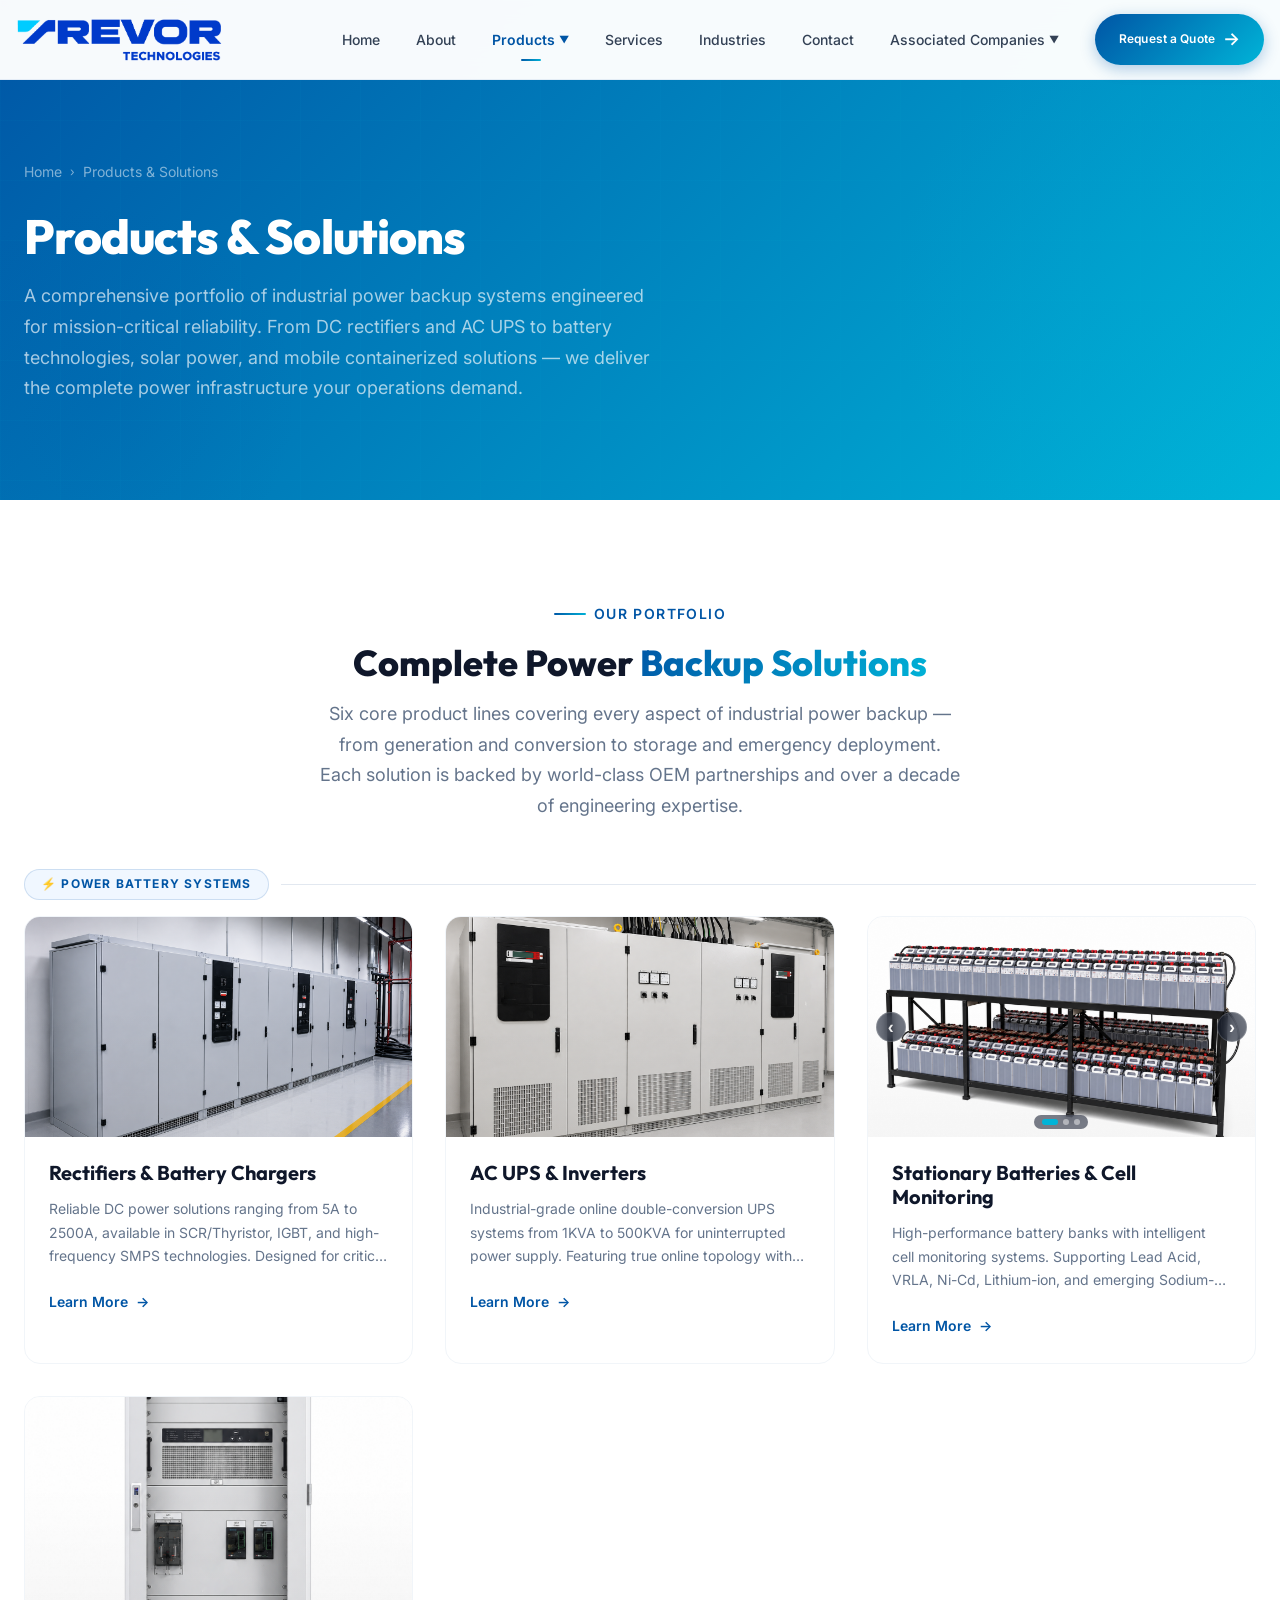
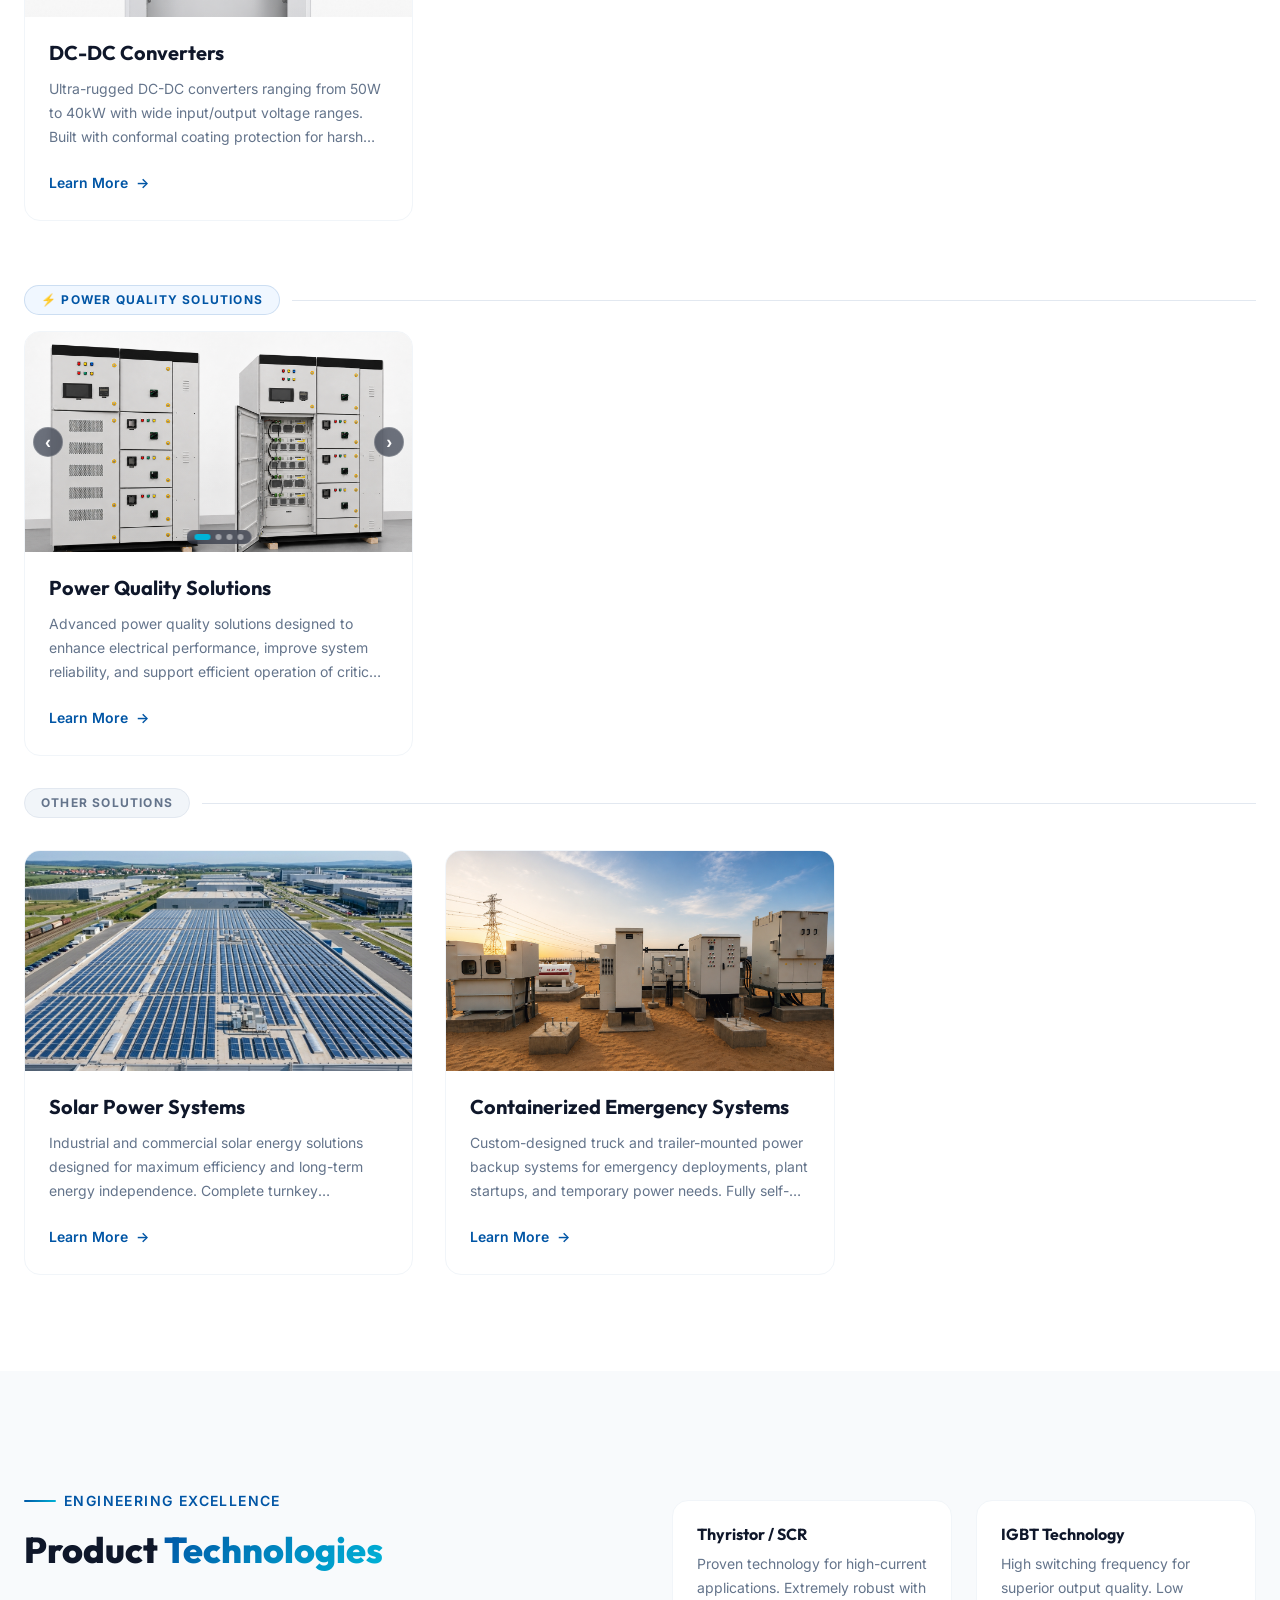
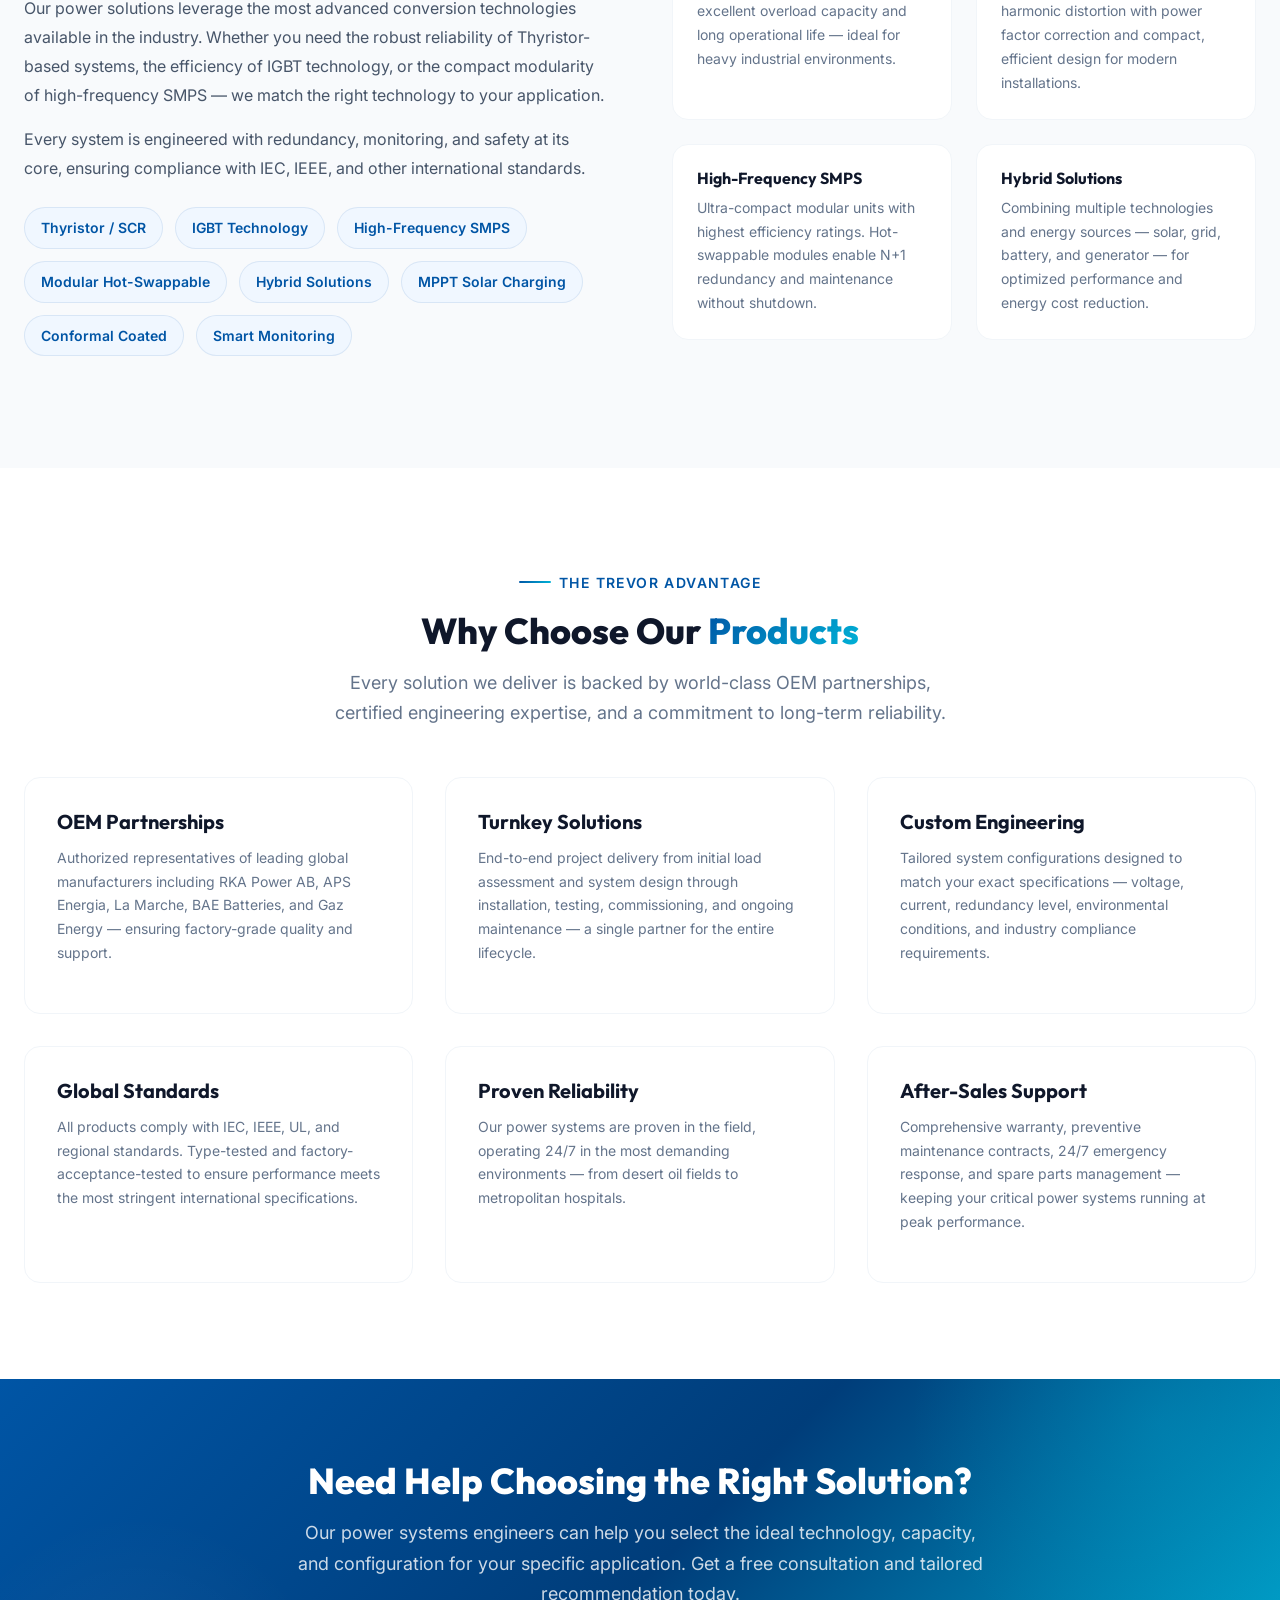
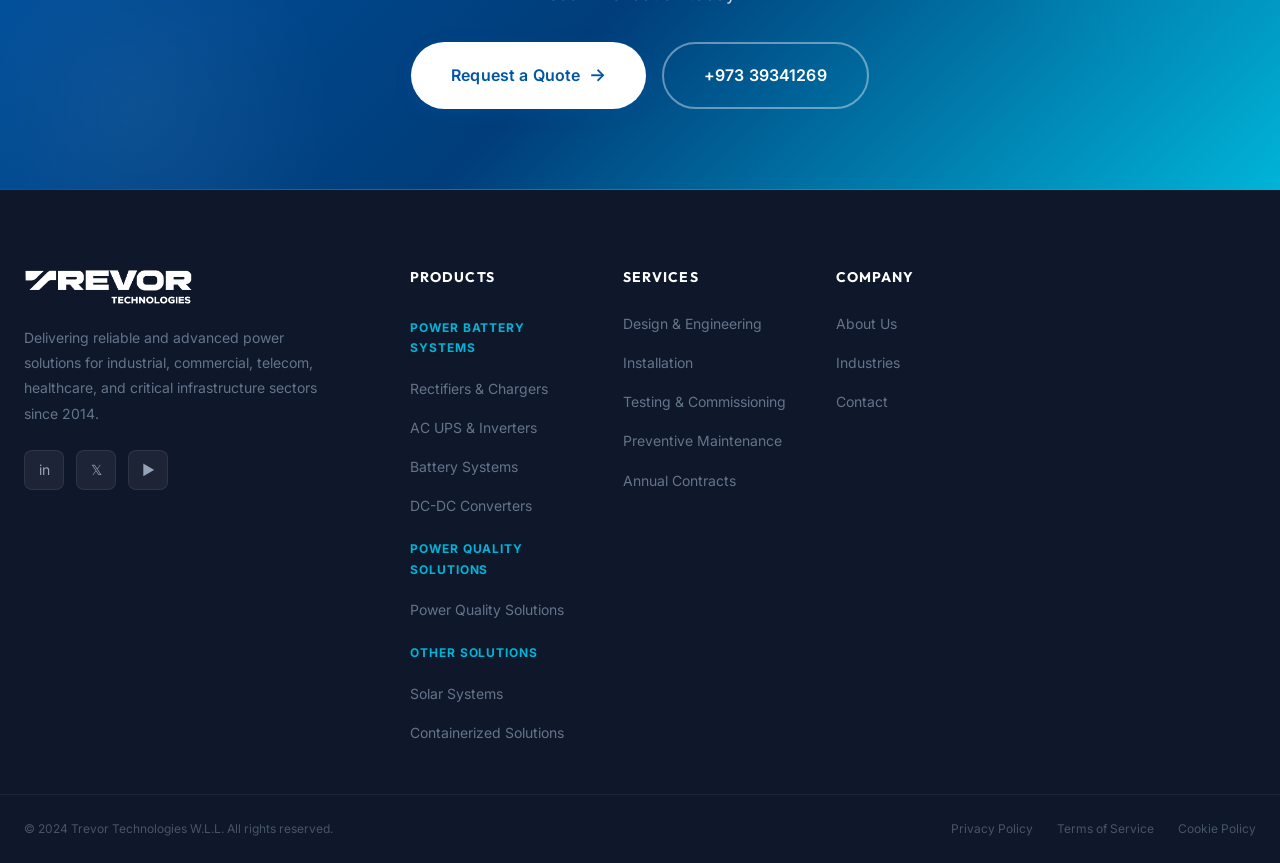
<file: products.html>
<!DOCTYPE html>
<html lang="en">
<head>
  <meta charset="UTF-8">
  <meta name="viewport" content="width=device-width, initial-scale=1.0">
  <meta name="description" content="Explore Trevor Technologies' comprehensive portfolio of industrial power backup solutions — Rectifiers, AC UPS, Battery Systems, DC-DC Converters, Solar Power, and Containerized Emergency Systems.">
  <meta name="keywords" content="power backup products, rectifiers, battery chargers, AC UPS, inverters, battery systems, DC-DC converters, solar power, containerized solutions, Trevor Technologies">
  <title>Products & Solutions — Trevor Technologies WLL</title>
  <link rel="stylesheet" href="style.css?v=7">
  <link rel="icon" type="image/png" href="assets/favicon.png?v=3">
  <link rel="apple-touch-icon" href="assets/favicon.png?v=3">
</head>
<body>

  <!-- Navigation -->
  <nav class="navbar" id="navbar">
    <div class="container">
      <a href="index.html" class="nav-logo">
        <img src="assets/trevor-brand.png?v=3" alt="Trevor Technologies">
      </a>
      <div class="nav-links" id="navLinks">
        <a href="index.html" class="nav-link">Home</a>
        <a href="about.html" class="nav-link">About</a>
        <div class="nav-dropdown">
          <a href="products.html" class="nav-link active dropdown-trigger">Products <span class="chevron">▼</span></a>
          <div class="dropdown-menu">
            <span class="dropdown-group-label">Power Battery Systems</span>
            <div class="dropdown-group-items">
              <a href="rectifiers.html" class="dropdown-item">
                <div class="dd-text">
                  <span class="dd-title">Rectifiers & Chargers</span>
                  <span class="dd-desc">DC UPS Systems</span>
                </div>
              </a>
              <a href="ac-ups.html" class="dropdown-item">
                <div class="dd-text">
                  <span class="dd-title">AC UPS & Inverters</span>
                  <span class="dd-desc">Uninterruptible Power</span>
                </div>
              </a>
              <a href="batteries.html" class="dropdown-item">
                <div class="dd-text">
                  <span class="dd-title">Battery Systems</span>
                  <span class="dd-desc">Stationary & Monitoring</span>
                </div>
              </a>
              <a href="dc-converters.html" class="dropdown-item">
                <div class="dd-text">
                  <span class="dd-title">DC-DC Converters</span>
                  <span class="dd-desc">Power Conversion</span>
                </div>
              </a>
            </div>
            <span class="dropdown-group-label">Power Quality Solutions</span>
            <div class="dropdown-group-items">
              <a href="power-quality.html" class="dropdown-item">
                <div class="dd-text">
                  <span class="dd-title">Power Quality Solutions</span>
                  <span class="dd-desc">Harmonic & Power Factor</span>
                </div>
              </a>
            </div>
            <span class="dropdown-group-label">Other Solutions</span>
            <div class="dropdown-group-items">
              <a href="solar.html" class="dropdown-item">
                <div class="dd-text">
                  <span class="dd-title">Solar Systems</span>
                  <span class="dd-desc">Renewable Energy</span>
                </div>
              </a>
              <a href="containerized.html" class="dropdown-item">
                <div class="dd-text">
                  <span class="dd-title">Containerized Solutions</span>
                  <span class="dd-desc">Mobile Power Backup</span>
                </div>
              </a>
            </div>
          </div>
        </div>
        <a href="services.html" class="nav-link">Services</a>
        <a href="industries.html" class="nav-link">Industries</a>
        <a href="contact.html" class="nav-link">Contact</a>
                <div class="nav-dropdown">
          <a href="javascript:void(0);" class="nav-link dropdown-trigger">Associated Companies <span class="chevron">▼</span></a>
          <div class="dropdown-menu">
            <a href="https://ids.com.sa/" class="dropdown-item" target="_blank" rel="noopener">
              <div class="dd-text">
                <span class="dd-title">IDS</span>
                <span class="dd-desc">ids.com.sa</span>
              </div>
            </a>
            <a href="https://winmetua.com/index.html" class="dropdown-item" target="_blank" rel="noopener">
              <div class="dd-text">
                <span class="dd-title">Winmet</span>
                <span class="dd-desc">winmetua.com</span>
              </div>
            </a>
            <a href="https://www.powerlinesolutions.com/" class="dropdown-item" target="_blank" rel="noopener">
              <div class="dd-text">
                <span class="dd-title">Powerline Solutions</span>
                <span class="dd-desc">powerlinesolutions.com</span>
              </div>
            </a>
          </div>
        </div>
<div class="nav-cta">
          <a href="contact.html" class="btn btn-primary btn-sm">Request a Quote <span class="btn-icon">→</span></a>
        </div>
      </div>
      <div class="mobile-toggle" id="mobileToggle">
        <span></span><span></span><span></span>
      </div>
    </div>
  </nav>
  <div class="mobile-overlay" id="mobileOverlay"></div>

  <!-- ====== PAGE HERO ====== -->
  <section class="page-hero">
    <div class="grid-pattern"></div>
    <div class="container">
      <div class="page-hero-content">
        <div class="breadcrumb">
          <a href="index.html">Home</a>
          <span class="separator">›</span>
          <span>Products & Solutions</span>
        </div>
        <h1 class="page-hero-title">Products & Solutions</h1>
        <p class="page-hero-subtitle">A comprehensive portfolio of industrial power backup systems engineered for mission-critical reliability. From DC rectifiers and AC UPS to battery technologies, solar power, and mobile containerized solutions — we deliver the complete power infrastructure your operations demand.</p>
      </div>
    </div>
  </section>

  <!-- ====== PRODUCTS GRID ====== -->
  <section class="section" id="products-overview">
    <div class="container">
      <div class="text-center animate-on-scroll">
        <div class="section-label">Our Portfolio</div>
        <h2 class="section-title">Complete Power <span>Backup Solutions</span></h2>
        <p class="section-subtitle centered">Six core product lines covering every aspect of industrial power backup — from generation and conversion to storage and emergency deployment. Each solution is backed by world-class OEM partnerships and over a decade of engineering expertise.</p>
      </div>

      <div class="carousel-container" style="margin-top: var(--space-12);">
        <button class="carousel-nav-btn prev" aria-label="Previous Product">
          <svg viewBox="0 0 24 24" width="24" height="24" stroke="currentColor" stroke-width="2.5" fill="none" stroke-linecap="round" stroke-linejoin="round"><polyline points="15 18 9 12 15 6"></polyline></svg>
        </button>
        <div class="products-grid" style="margin-top: 0;">

        <!-- Power Battery Systems group label -->
        <div class="products-group-header animate-on-scroll" style="grid-column: 1 / -1; display: flex; align-items: center; gap: var(--space-3); margin-bottom: calc(var(--space-4) * -1);">
          <span style="font-size: var(--text-xs); font-weight: 700; text-transform: uppercase; letter-spacing: 0.1em; color: var(--trevor-blue); background: var(--trevor-blue-pale); border: 1px solid rgba(0,85,165,0.15); border-radius: var(--radius-full); padding: var(--space-1) var(--space-4);">⚡ Power Battery Systems</span>
          <span style="flex: 1; height: 1px; background: var(--gray-200);"></span>
        </div>

        <!-- Product 1: Rectifiers & Battery Chargers -->
        <div class="product-card animate-on-scroll delay-1">
          <div class="product-card-image">
            <img src="assets/rectifier-systems.png?v=2" alt="Rectifiers & Battery Chargers">
          </div>
          <div class="product-card-body">
            <h3 class="product-card-title">Rectifiers & Battery Chargers</h3>
            <p class="product-card-desc">Reliable DC power solutions ranging from 5A to 2500A, available in SCR/Thyristor, IGBT, and high-frequency SMPS technologies. Designed for critical industrial applications including power plants, substations, oil & gas facilities, and telecom networks with advanced monitoring and redundancy options.</p>
            <a href="rectifiers.html" class="product-card-link">Learn More <span class="arrow">→</span></a>
          </div>
        </div>

        <!-- Product 2: AC UPS & Inverters -->
        <div class="product-card animate-on-scroll delay-2">
          <div class="product-card-image">
            <img src="assets/ups-systems.png?v=2" alt="AC UPS & Inverters">
          </div>
          <div class="product-card-body">
            <h3 class="product-card-title">AC UPS & Inverters</h3>
            <p class="product-card-desc">Industrial-grade online double-conversion UPS systems from 1KVA to 500KVA for uninterrupted power supply. Featuring true online topology with zero transfer time, modular hot-swappable architectures, and parallel redundancy configurations for maximum uptime in data centers, hospitals, and critical infrastructure.</p>
            <a href="ac-ups.html" class="product-card-link">Learn More <span class="arrow">→</span></a>
          </div>
        </div>

        <!-- Product 3: Stationary Batteries & Cell Monitoring -->
        <div class="product-card animate-on-scroll delay-3">
          <div class="product-card-image card-slider-container">
            <div class="card-slider-track">
              <div class="card-slide active">
                <img src="assets/battery-systems.png?v=2" alt="Stationary Battery Systems">
              </div>
              <div class="card-slide">
                <img src="assets/battery-systems-2.png?v=2" alt="Battery Rack Systems">
              </div>
              <div class="card-slide">
                <img src="assets/battery-systems-3.png?v=2" alt="Industrial Battery Enclosures">
              </div>
            </div>
            <button class="card-slider-btn prev" aria-label="Previous battery image" type="button">‹</button>
            <button class="card-slider-btn next" aria-label="Next battery image" type="button">›</button>
            <div class="card-slider-dots">
              <span class="card-dot active" data-index="0"></span>
              <span class="card-dot" data-index="1"></span>
              <span class="card-dot" data-index="2"></span>
            </div>
          </div>
          <div class="product-card-body">
            <h3 class="product-card-title">Stationary Batteries & Cell Monitoring</h3>
            <p class="product-card-desc">High-performance battery banks with intelligent cell monitoring systems. Supporting Lead Acid, VRLA, Ni-Cd, Lithium-ion, and emerging Sodium-ion technologies. Comprehensive solutions including battery racks, enclosures, and real-time health monitoring for maximum reliability and lifecycle management.</p>
            <a href="batteries.html" class="product-card-link">Learn More <span class="arrow">→</span></a>
          </div>
        </div>

        <!-- Product 4: DC-DC Converters -->
        <div class="product-card animate-on-scroll delay-1">
          <div class="product-card-image">
            <img src="assets/dc-converter.png?v=2" alt="DC-DC Converters">
          </div>
          <div class="product-card-body">
            <h3 class="product-card-title">DC-DC Converters</h3>
            <p class="product-card-desc">Ultra-rugged DC-DC converters ranging from 50W to 40kW with wide input/output voltage ranges. Built with conformal coating protection for harsh environments, ideal for railway, marine, defense, and industrial applications requiring reliable voltage conversion under extreme conditions.</p>
            <a href="dc-converters.html" class="product-card-link">Learn More <span class="arrow">→</span></a>
          </div>
        </div>

        <!-- Power Quality Solutions group label -->
        <div class="products-group-header animate-on-scroll" style="grid-column: 1 / -1; display: flex; align-items: center; gap: var(--space-3); margin-top: var(--space-8); margin-bottom: calc(var(--space-4) * -1);">
          <span style="font-size: var(--text-xs); font-weight: 700; text-transform: uppercase; letter-spacing: 0.1em; color: var(--trevor-blue); background: var(--trevor-blue-pale); border: 1px solid rgba(0,85,165,0.15); border-radius: var(--radius-full); padding: var(--space-1) var(--space-4);">⚡ Power Quality Solutions</span>
          <span style="flex: 1; height: 1px; background: var(--gray-200);"></span>
        </div>

        <!-- Product: Power Quality Solutions -->
        <div class="product-card animate-on-scroll delay-1">
          <div class="product-card-image card-slider-container">
            <div class="card-slider-track">
              <div class="card-slide active">
                <img src="assets/power-quality-1.png" alt="Power Quality Solutions Cabinet">
              </div>
              <div class="card-slide">
                <img src="assets/power-quality-2.png" alt="Power Quality System Modules">
              </div>
              <div class="card-slide">
                <img src="assets/power-quality-3.png" alt="Power Quality Enclosure">
              </div>
              <div class="card-slide">
                <img src="assets/power-quality-4.png" alt="Power Quality Industrial Panel">
              </div>
            </div>
            <button class="card-slider-btn prev" aria-label="Previous image" type="button">‹</button>
            <button class="card-slider-btn next" aria-label="Next image" type="button">›</button>
            <div class="card-slider-dots">
              <span class="card-dot active" data-index="0"></span>
              <span class="card-dot" data-index="1"></span>
              <span class="card-dot" data-index="2"></span>
              <span class="card-dot" data-index="3"></span>
            </div>
          </div>
          <div class="product-card-body">
            <h3 class="product-card-title">Power Quality Solutions</h3>
            <p class="product-card-desc">Advanced power quality solutions designed to enhance electrical performance, improve system reliability, and support efficient operation of critical power infrastructure.</p>
            <a href="power-quality.html" class="product-card-link">Learn More <span class="arrow">→</span></a>
          </div>
        </div>

        <!-- Other Solutions group label -->
        <div class="products-group-header animate-on-scroll" style="grid-column: 1 / -1; display: flex; align-items: center; gap: var(--space-3);">
          <span style="font-size: var(--text-xs); font-weight: 700; text-transform: uppercase; letter-spacing: 0.1em; color: var(--gray-500); background: var(--gray-100); border: 1px solid var(--gray-200); border-radius: var(--radius-full); padding: var(--space-1) var(--space-4);">Other Solutions</span>
          <span style="flex: 1; height: 1px; background: var(--gray-200);"></span>
        </div>

        <!-- Product 5: Solar Power Systems -->
        <div class="product-card animate-on-scroll delay-2">
          <div class="product-card-image">
            <img src="assets/solar-systems.png" alt="Solar Power Systems">
          </div>
          <div class="product-card-body">
            <h3 class="product-card-title">Solar Power Systems</h3>
            <p class="product-card-desc">Industrial and commercial solar energy solutions designed for maximum efficiency and long-term energy independence. Complete turnkey installations including PV panels, charge controllers, inverters, and battery storage — optimized for the Middle East's high solar irradiance and extreme temperature conditions.</p>
            <a href="solar.html" class="product-card-link">Learn More <span class="arrow">→</span></a>
          </div>
        </div>

        <!-- Product 6: Containerized Emergency Systems -->
        <div class="product-card animate-on-scroll delay-3">
          <div class="product-card-image">
            <img src="assets/containerized-backup.png?v=2" alt="Containerized Emergency Backup Solutions">
          </div>
          <div class="product-card-body">
            <h3 class="product-card-title">Containerized Emergency Systems</h3>
            <p class="product-card-desc">Custom-designed truck and trailer-mounted power backup systems for emergency deployments, plant startups, and temporary power needs. Fully self-contained mobile units with integrated rectifiers, batteries, and distribution panels — ready to deploy at a moment's notice to any location.</p>
            <a href="containerized.html" class="product-card-link">Learn More <span class="arrow">→</span></a>
          </div>
        </div>

        </div>
        <button class="carousel-nav-btn next" aria-label="Next Product">
          <svg viewBox="0 0 24 24" width="24" height="24" stroke="currentColor" stroke-width="2.5" fill="none" stroke-linecap="round" stroke-linejoin="round"><polyline points="9 18 15 12 9 6"></polyline></svg>
        </button>
      </div>
    </div>
  </section>

  <!-- ====== PRODUCT TECHNOLOGIES ====== -->
  <section class="section bg-gray" id="technologies">
    <div class="container">
      <div class="split-section">
        <div class="split-content animate-fade-left">
          <div class="section-label">Engineering Excellence</div>
          <h2 class="section-title">Product <span>Technologies</span></h2>
          <p>Our power solutions leverage the most advanced conversion technologies available in the industry. Whether you need the robust reliability of Thyristor-based systems, the efficiency of IGBT technology, or the compact modularity of high-frequency SMPS — we match the right technology to your application.</p>
          <p>Every system is engineered with redundancy, monitoring, and safety at its core, ensuring compliance with IEC, IEEE, and other international standards.</p>

          <div class="tech-tags" style="margin-top: var(--space-6);">
            <span class="tech-tag"> Thyristor / SCR</span>
            <span class="tech-tag"> IGBT Technology</span>
            <span class="tech-tag"> High-Frequency SMPS</span>
            <span class="tech-tag"> Modular Hot-Swappable</span>
            <span class="tech-tag"> Hybrid Solutions</span>
            <span class="tech-tag"> MPPT Solar Charging</span>
            <span class="tech-tag"> Conformal Coated</span>
            <span class="tech-tag"> Smart Monitoring</span>
          </div>
        </div>

        <div class="split-content animate-fade-right" style="padding: 0;">
          <div class="product-features-grid" style="margin-top: 0;">
            <div class="product-feature-card">
              <div class="pf-content">
                <h4>Thyristor / SCR</h4>
                <p>Proven technology for high-current applications. Extremely robust with excellent overload capacity and long operational life — ideal for heavy industrial environments.</p>
              </div>
            </div>
            <div class="product-feature-card">
              <div class="pf-content">
                <h4>IGBT Technology</h4>
                <p>High switching frequency for superior output quality. Low harmonic distortion with power factor correction and compact, efficient design for modern installations.</p>
              </div>
            </div>
            <div class="product-feature-card">
              <div class="pf-content">
                <h4>High-Frequency SMPS</h4>
                <p>Ultra-compact modular units with highest efficiency ratings. Hot-swappable modules enable N+1 redundancy and maintenance without shutdown.</p>
              </div>
            </div>
            <div class="product-feature-card">
              <div class="pf-content">
                <h4>Hybrid Solutions</h4>
                <p>Combining multiple technologies and energy sources — solar, grid, battery, and generator — for optimized performance and energy cost reduction.</p>
              </div>
            </div>
          </div>
        </div>
      </div>
    </div>
  </section>

  <!-- ====== WHY CHOOSE OUR PRODUCTS ====== -->
  <section class="section" id="why-choose">
    <div class="container">
      <div class="text-center animate-on-scroll">
        <div class="section-label">The Trevor Advantage</div>
        <h2 class="section-title">Why Choose Our <span>Products</span></h2>
        <p class="section-subtitle centered">Every solution we deliver is backed by world-class OEM partnerships, certified engineering expertise, and a commitment to long-term reliability.</p>
      </div>

      <div class="services-grid" style="margin-top: var(--space-12);">
        <div class="service-card animate-on-scroll delay-1">
          <h3>OEM Partnerships</h3>
          <p>Authorized representatives of leading global manufacturers including RKA Power AB, APS Energia, La Marche, BAE Batteries, and Gaz Energy — ensuring factory-grade quality and support.</p>
        </div>
        <div class="service-card animate-on-scroll delay-2">
          <h3>Turnkey Solutions</h3>
          <p>End-to-end project delivery from initial load assessment and system design through installation, testing, commissioning, and ongoing maintenance — a single partner for the entire lifecycle.</p>
        </div>
        <div class="service-card animate-on-scroll delay-3">
          <h3>Custom Engineering</h3>
          <p>Tailored system configurations designed to match your exact specifications — voltage, current, redundancy level, environmental conditions, and industry compliance requirements.</p>
        </div>
        <div class="service-card animate-on-scroll delay-1">
          <h3>Global Standards</h3>
          <p>All products comply with IEC, IEEE, UL, and regional standards. Type-tested and factory-acceptance-tested to ensure performance meets the most stringent international specifications.</p>
        </div>
        <div class="service-card animate-on-scroll delay-2">
          <h3>Proven Reliability</h3>
          <p>Our power systems are proven in the field, operating 24/7 in the most demanding environments — from desert oil fields to metropolitan hospitals.</p>
        </div>
        <div class="service-card animate-on-scroll delay-3">
          <h3>After-Sales Support</h3>
          <p>Comprehensive warranty, preventive maintenance contracts, 24/7 emergency response, and spare parts management — keeping your critical power systems running at peak performance.</p>
        </div>
      </div>
    </div>
  </section>

  <!-- ====== CTA BANNER ====== -->
  <section class="cta-banner" id="cta">
    <div class="container">
      <div class="cta-content animate-on-scroll">
        <h2>Need Help Choosing the Right Solution?</h2>
        <p>Our power systems engineers can help you select the ideal technology, capacity, and configuration for your specific application. Get a free consultation and tailored recommendation today.</p>
        <div class="cta-buttons">
          <a href="contact.html" class="btn btn-primary btn-lg" style="background: var(--white); color: var(--trevor-blue);">Request a Quote <span class="btn-icon">→</span></a>
          <a href="tel:+97339341269" class="btn btn-outline-white btn-lg"> +973 39341269</a>
        </div>
      </div>
    </div>
  </section>

  <!-- Footer -->
  <footer class="footer">
    <div class="footer-main">
      <div class="container">
        <div class="footer-grid">
          <div class="footer-brand">
            <img src="assets/trevor-brand.png?v=3" alt="Trevor Technologies">
            <p>Delivering reliable and advanced power solutions for industrial, commercial, telecom, healthcare, and critical infrastructure sectors since 2014.</p>
            <div class="footer-social">
              <a href="#" aria-label="LinkedIn">in</a>
              <a href="#" aria-label="Twitter">𝕏</a>
              <a href="#" aria-label="YouTube">▶</a>
            </div>
          </div>
          <div class="footer-col">
            <h4>Products</h4>
            <ul>
              <li style="font-size: var(--text-xs); font-weight: 700; text-transform: uppercase; letter-spacing: 0.08em; color: var(--trevor-cyan); padding: var(--space-2) 0 var(--space-1); pointer-events: none;">Power Battery Systems</li>
              <li><a href="rectifiers.html">Rectifiers & Chargers</a></li>
              <li><a href="ac-ups.html">AC UPS & Inverters</a></li>
              <li><a href="batteries.html">Battery Systems</a></li>
              <li><a href="dc-converters.html">DC-DC Converters</a></li>
              <li style="font-size: var(--text-xs); font-weight: 700; text-transform: uppercase; letter-spacing: 0.08em; color: var(--trevor-cyan); padding: var(--space-2) 0 var(--space-1); pointer-events: none;">Power Quality Solutions</li>
              <li><a href="power-quality.html">Power Quality Solutions</a></li>
              <li style="font-size: var(--text-xs); font-weight: 700; text-transform: uppercase; letter-spacing: 0.08em; color: var(--trevor-cyan); padding: var(--space-2) 0 var(--space-1); pointer-events: none;">Other Solutions</li>
              <li><a href="solar.html">Solar Systems</a></li>
              <li><a href="containerized.html">Containerized Solutions</a></li>
            </ul>
          </div>
          <div class="footer-col">
            <h4>Services</h4>
            <ul>
              <li><a href="services.html">Design & Engineering</a></li>
              <li><a href="services.html">Installation</a></li>
              <li><a href="services.html">Testing & Commissioning</a></li>
              <li><a href="services.html">Preventive Maintenance</a></li>
              <li><a href="services.html">Annual Contracts</a></li>
            </ul>
          </div>
          <div class="footer-col">
            <h4>Company</h4>
            <ul>
              <li><a href="about.html">About Us</a></li>
              <li><a href="industries.html">Industries</a></li>
              <li><a href="contact.html">Contact</a></li>
            </ul>
          </div>
        </div>
      </div>
    </div>
    <div class="footer-bottom">
      <div class="container">
        <p>© 2024 Trevor Technologies W.L.L. All rights reserved.</p>
        <div class="footer-bottom-links">
          <a href="#">Privacy Policy</a>
          <a href="#">Terms of Service</a>
          <a href="#">Cookie Policy</a>
        </div>
      </div>
    </div>
  </footer>

  <!-- Scroll to Top -->
  <button class="scroll-top" id="scrollTop" aria-label="Scroll to top">↑</button>

  <script src="script.js?v=2"></script>
</body>
</html>
</file>
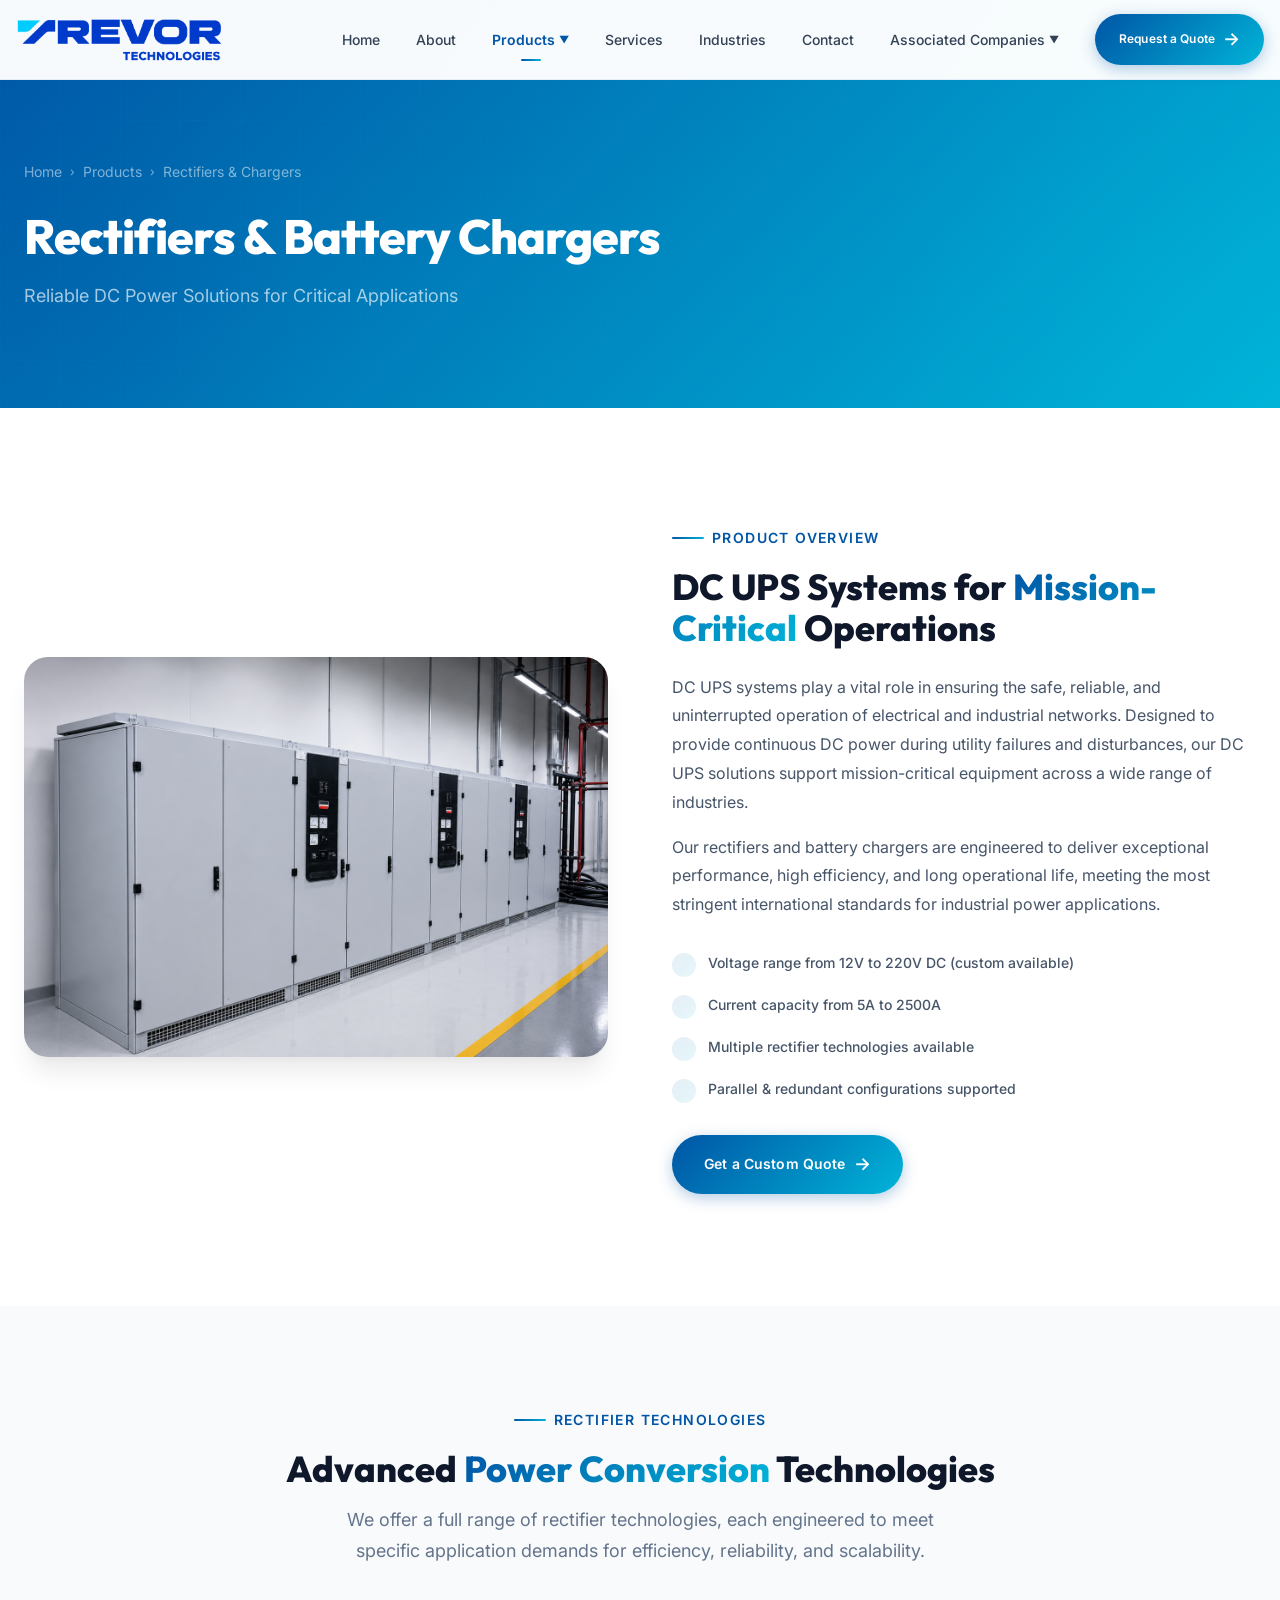
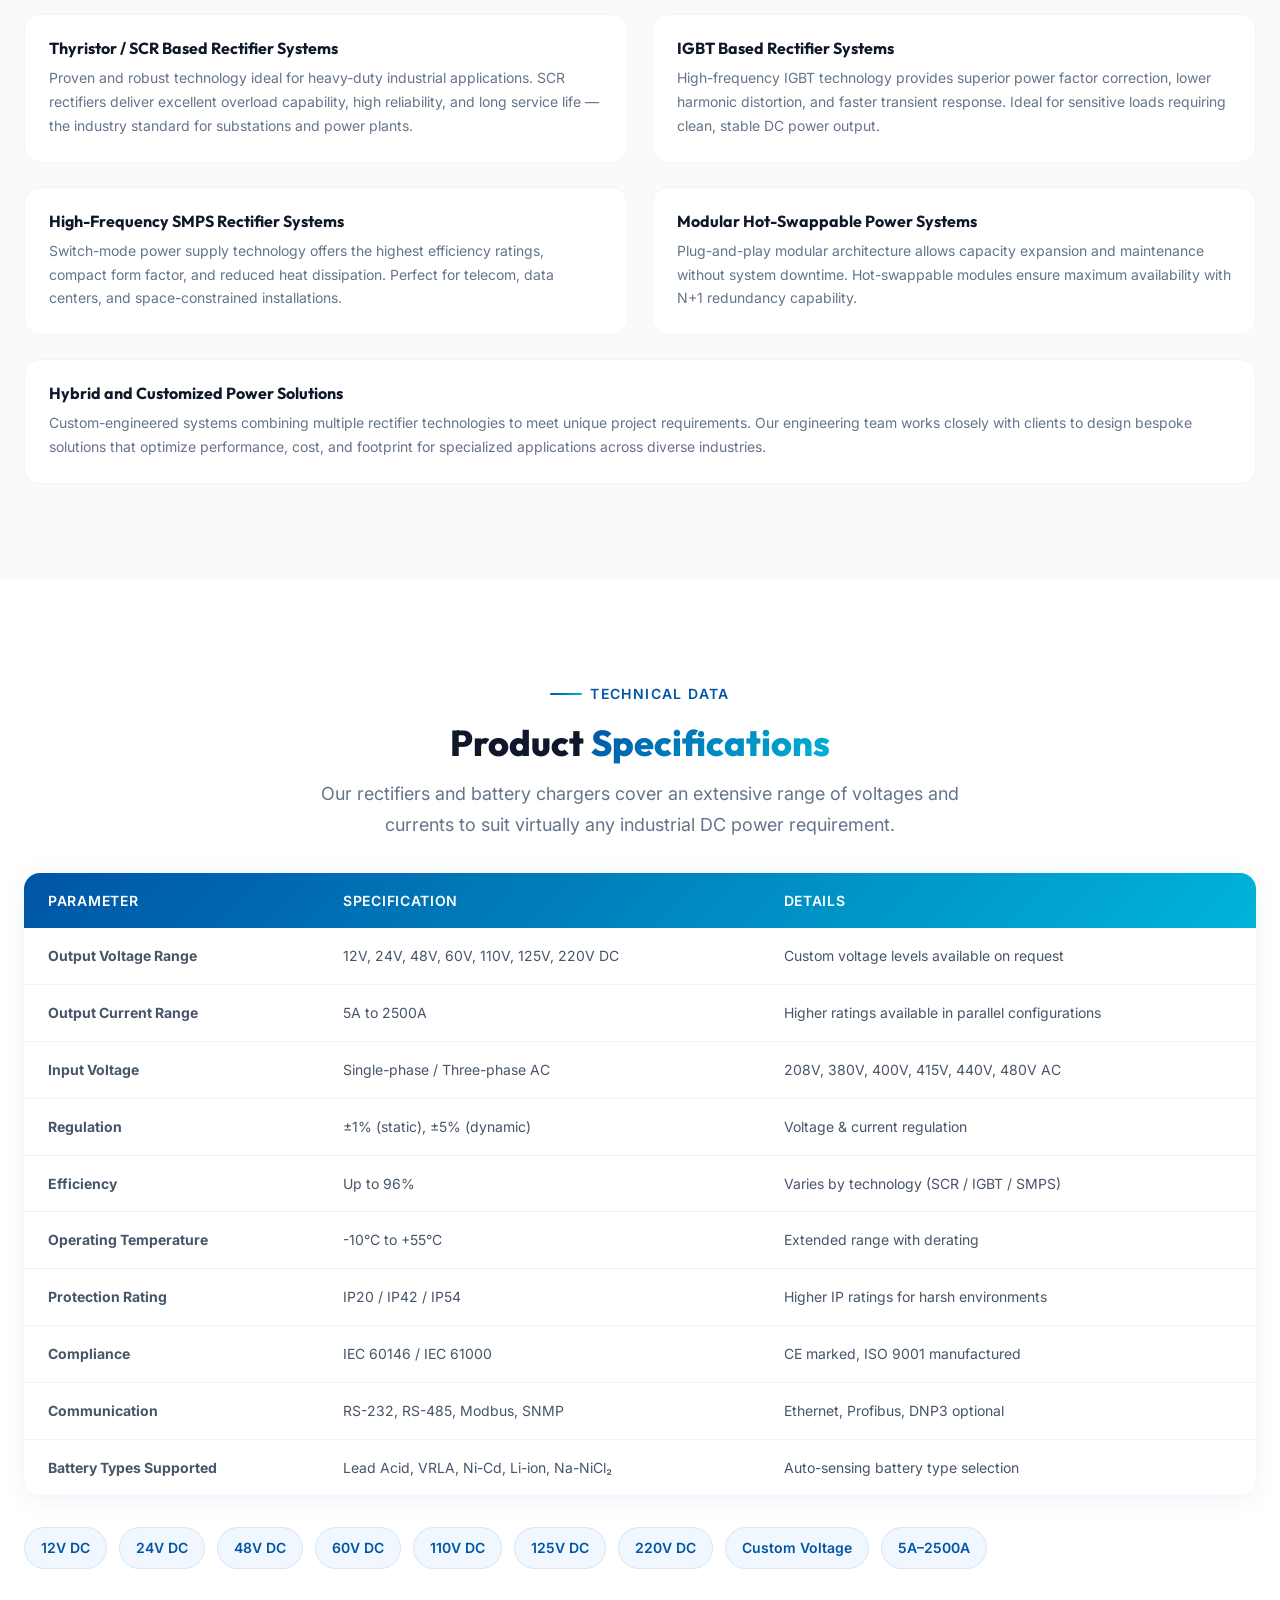
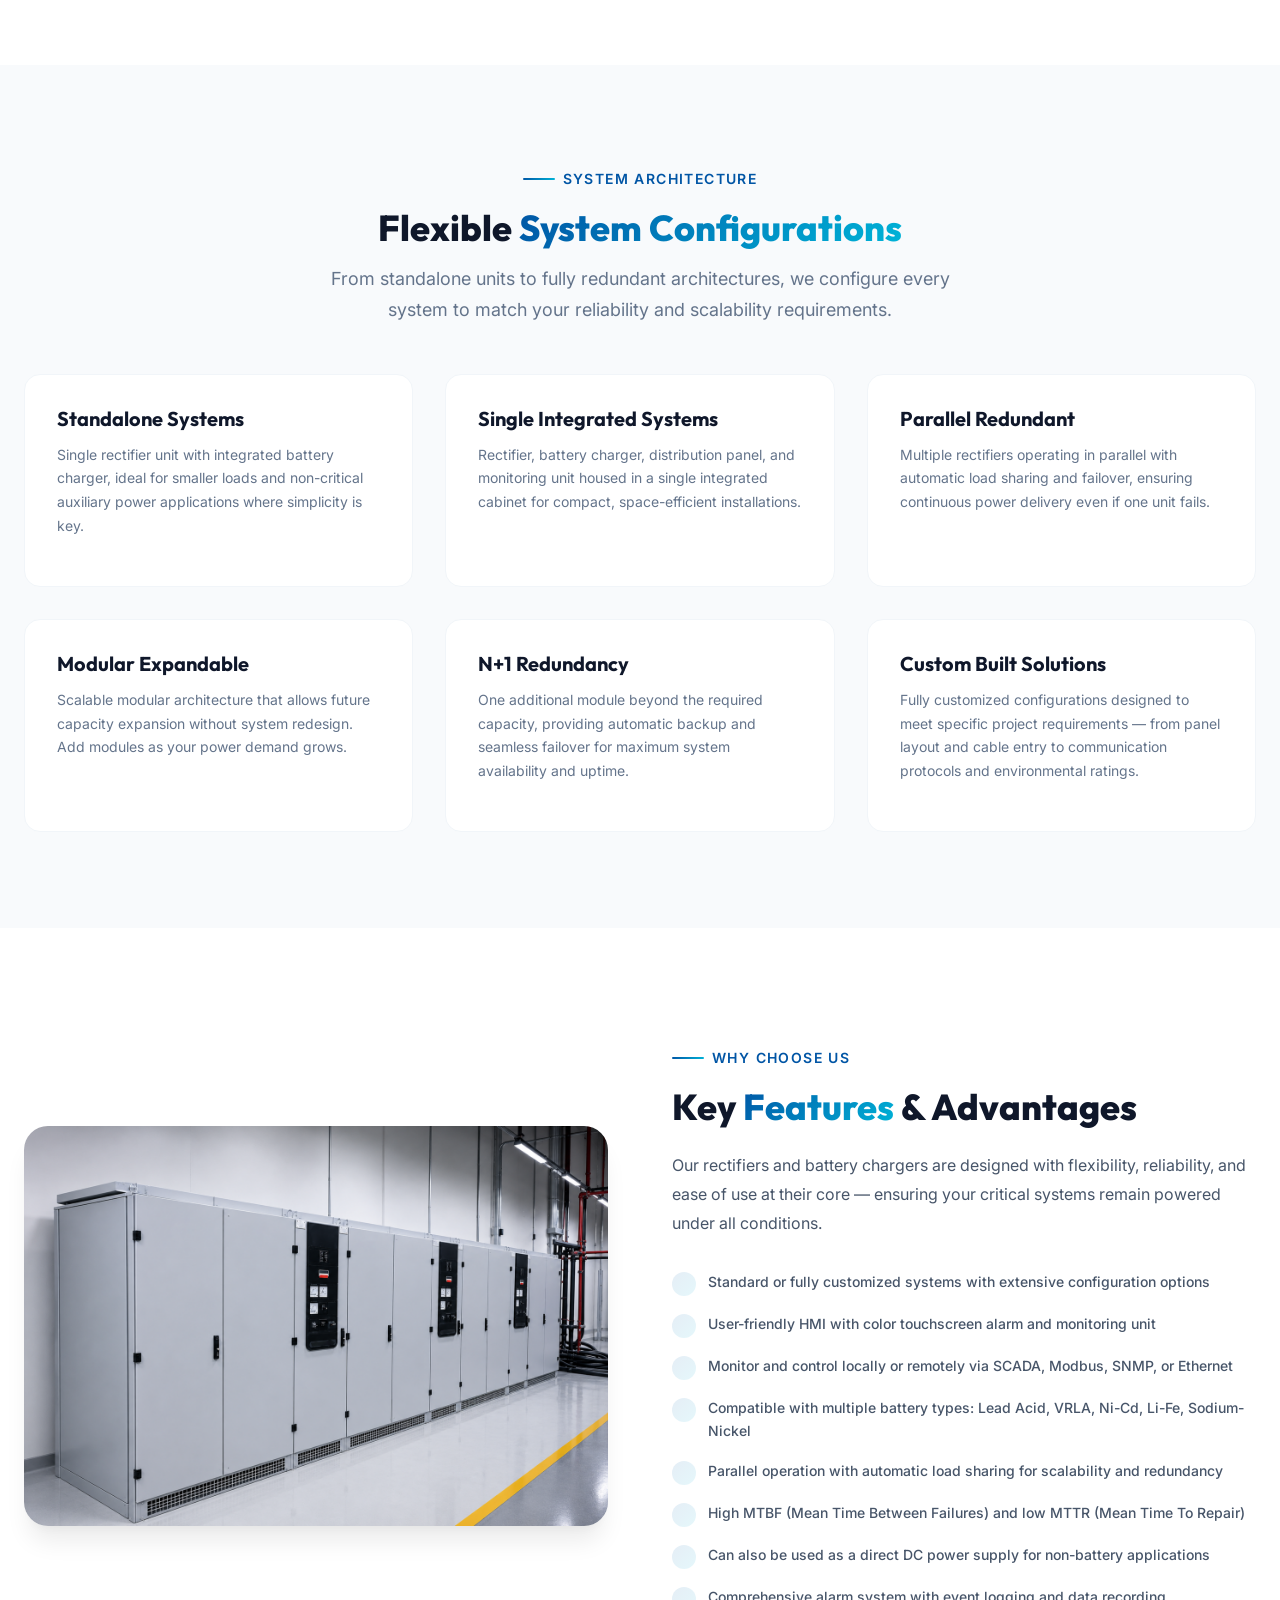
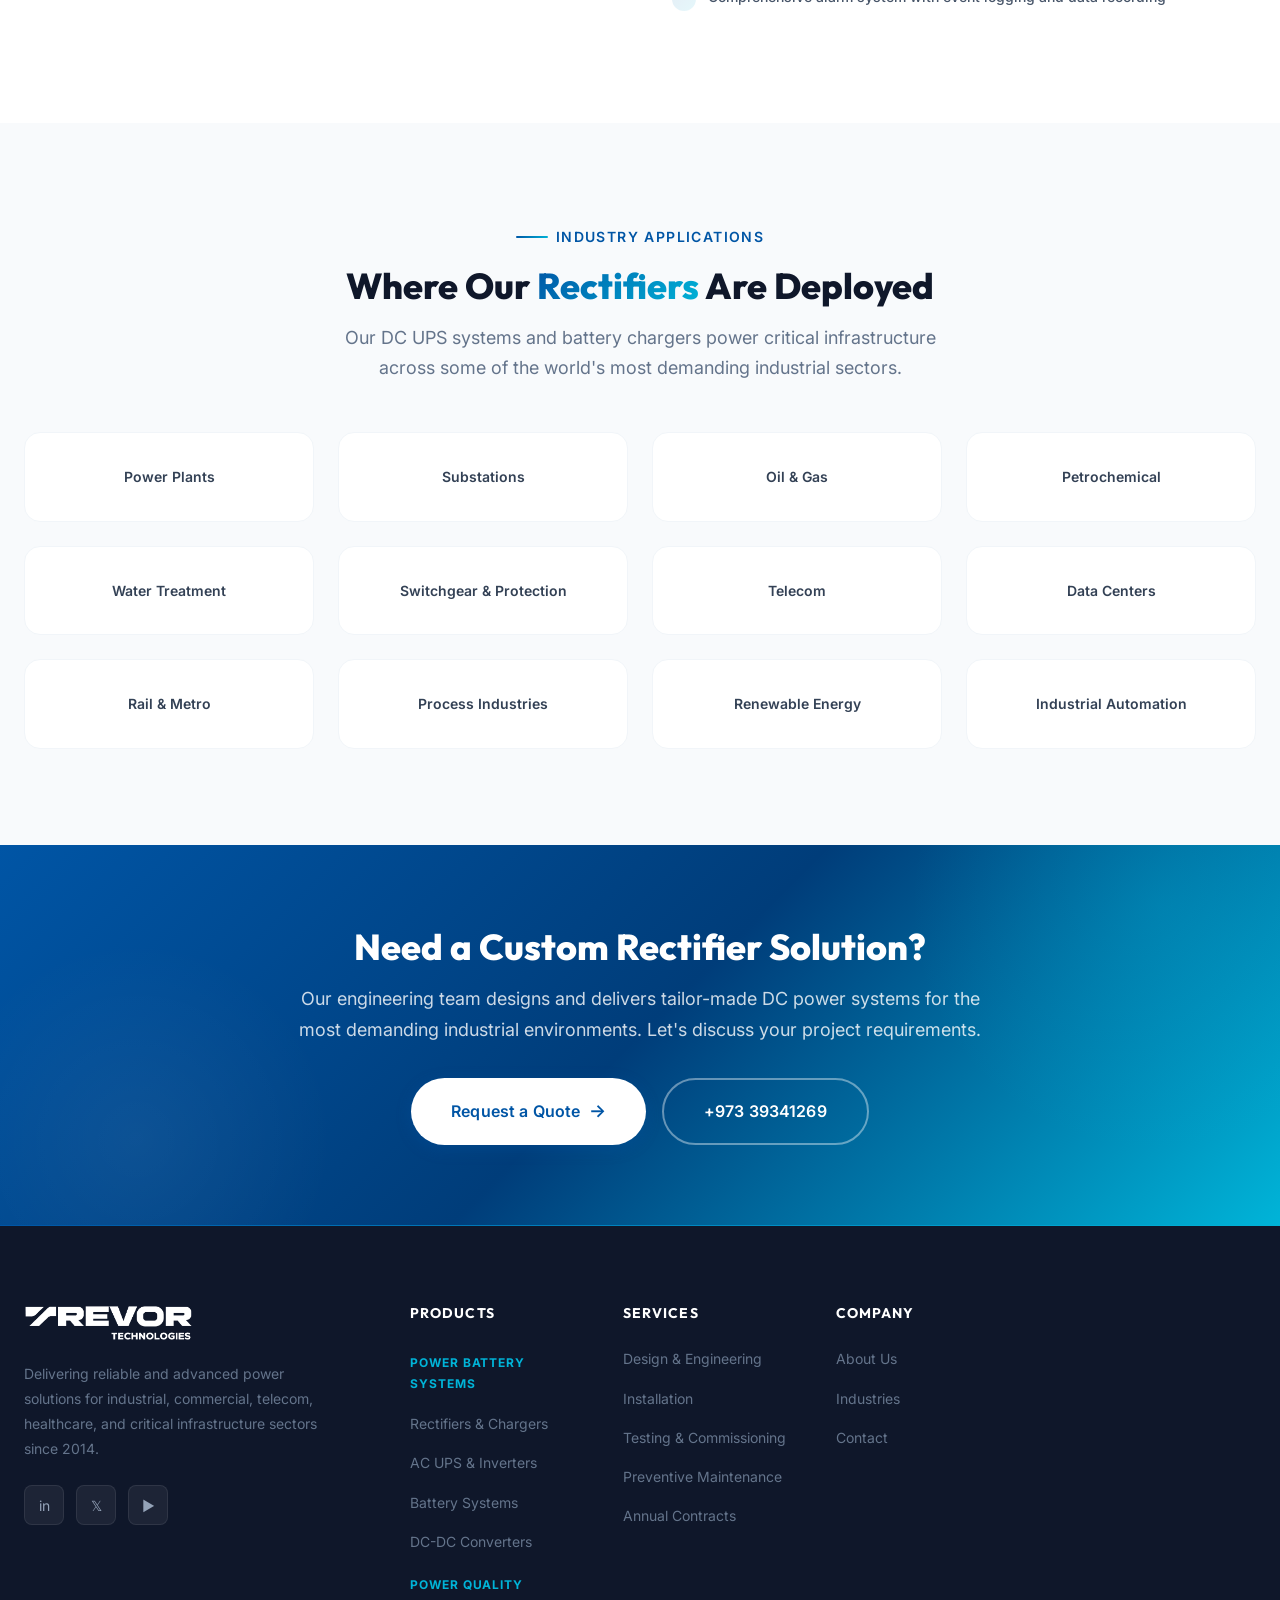
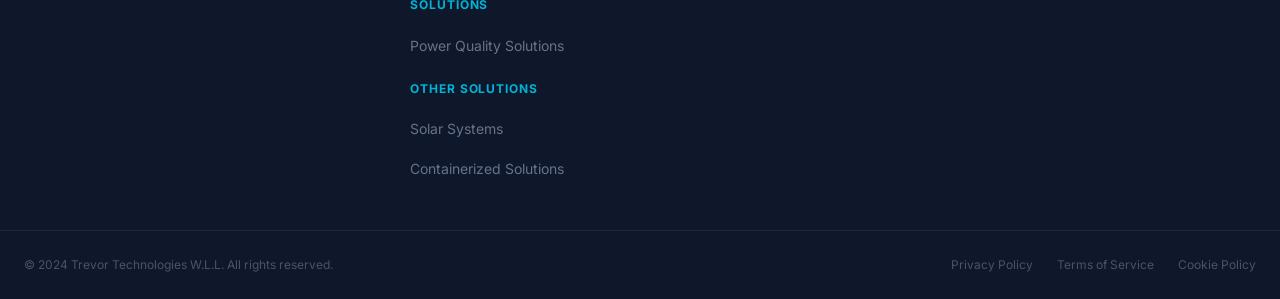
<file: rectifiers.html>
<!DOCTYPE html>
<html lang="en">
<head>
  <meta charset="UTF-8">
  <meta name="viewport" content="width=device-width, initial-scale=1.0">
  <meta name="description" content="Industrial Rectifiers & Battery Chargers — Reliable DC Power Solutions from 5A to 2500A. SCR, IGBT, SMPS & Modular technologies for power plants, substations, oil & gas, and critical infrastructure.">
  <meta name="keywords" content="rectifiers, battery chargers, DC UPS, SCR rectifier, IGBT rectifier, SMPS rectifier, industrial charger, DC power supply, Trevor Technologies">
  <title>Rectifiers & Battery Chargers — DC Power Solutions | Trevor Technologies WLL</title>
  <link rel="stylesheet" href="style.css?v=7">
  <link rel="icon" type="image/png" href="assets/favicon.png?v=3">
  <link rel="apple-touch-icon" href="assets/favicon.png?v=3">
</head>
<body>

  <!-- Navigation -->
  <nav class="navbar" id="navbar">
    <div class="container">
      <a href="index.html" class="nav-logo">
        <img src="assets/trevor-brand.png?v=3" alt="Trevor Technologies">
      </a>
      <div class="nav-links" id="navLinks">
        <a href="index.html" class="nav-link">Home</a>
        <a href="about.html" class="nav-link">About</a>
        <div class="nav-dropdown">
          <a href="products.html" class="nav-link dropdown-trigger active">Products <span class="chevron">▼</span></a>
          <div class="dropdown-menu">
            <span class="dropdown-group-label">Power Battery Systems</span>
            <div class="dropdown-group-items">
              <a href="rectifiers.html" class="dropdown-item">
                <div class="dd-text">
                  <span class="dd-title">Rectifiers & Chargers</span>
                  <span class="dd-desc">DC UPS Systems</span>
                </div>
              </a>
              <a href="ac-ups.html" class="dropdown-item">
                <div class="dd-text">
                  <span class="dd-title">AC UPS & Inverters</span>
                  <span class="dd-desc">Uninterruptible Power</span>
                </div>
              </a>
              <a href="batteries.html" class="dropdown-item">
                <div class="dd-text">
                  <span class="dd-title">Battery Systems</span>
                  <span class="dd-desc">Stationary & Monitoring</span>
                </div>
              </a>
              <a href="dc-converters.html" class="dropdown-item">
                <div class="dd-text">
                  <span class="dd-title">DC-DC Converters</span>
                  <span class="dd-desc">Power Conversion</span>
                </div>
              </a>
            </div>
            <span class="dropdown-group-label">Power Quality Solutions</span>
            <div class="dropdown-group-items">
              <a href="power-quality.html" class="dropdown-item">
                <div class="dd-text">
                  <span class="dd-title">Power Quality Solutions</span>
                  <span class="dd-desc">Harmonic & Power Factor</span>
                </div>
              </a>
            </div>
            <span class="dropdown-group-label">Other Solutions</span>
            <div class="dropdown-group-items">
              <a href="solar.html" class="dropdown-item">
                <div class="dd-text">
                  <span class="dd-title">Solar Systems</span>
                  <span class="dd-desc">Renewable Energy</span>
                </div>
              </a>
              <a href="containerized.html" class="dropdown-item">
                <div class="dd-text">
                  <span class="dd-title">Containerized Solutions</span>
                  <span class="dd-desc">Mobile Power Backup</span>
                </div>
              </a>
            </div>
          </div>
        </div>
        <a href="services.html" class="nav-link">Services</a>
        <a href="industries.html" class="nav-link">Industries</a>
        <a href="contact.html" class="nav-link">Contact</a>
                <div class="nav-dropdown">
          <a href="javascript:void(0);" class="nav-link dropdown-trigger">Associated Companies <span class="chevron">▼</span></a>
          <div class="dropdown-menu">
            <a href="https://ids.com.sa/" class="dropdown-item" target="_blank" rel="noopener">
              <div class="dd-text">
                <span class="dd-title">IDS</span>
                <span class="dd-desc">ids.com.sa</span>
              </div>
            </a>
            <a href="https://winmetua.com/index.html" class="dropdown-item" target="_blank" rel="noopener">
              <div class="dd-text">
                <span class="dd-title">Winmet</span>
                <span class="dd-desc">winmetua.com</span>
              </div>
            </a>
            <a href="https://www.powerlinesolutions.com/" class="dropdown-item" target="_blank" rel="noopener">
              <div class="dd-text">
                <span class="dd-title">Powerline Solutions</span>
                <span class="dd-desc">powerlinesolutions.com</span>
              </div>
            </a>
          </div>
        </div>
<div class="nav-cta">
          <a href="contact.html" class="btn btn-primary btn-sm">Request a Quote <span class="btn-icon">→</span></a>
        </div>
      </div>
      <div class="mobile-toggle" id="mobileToggle">
        <span></span><span></span><span></span>
      </div>
    </div>
  </nav>
  <div class="mobile-overlay" id="mobileOverlay"></div>

  <!-- ====== PAGE HERO ====== -->
  <section class="page-hero">
    <div class="grid-pattern"></div>
    <div class="container">
      <div class="page-hero-content">
        <div class="breadcrumb">
          <a href="index.html">Home</a>
          <span class="separator">›</span>
          <a href="products.html">Products</a>
          <span class="separator">›</span>
          <span>Rectifiers & Chargers</span>
        </div>
        <h1 class="page-hero-title">Rectifiers & Battery Chargers</h1>
        <p class="page-hero-subtitle">Reliable DC Power Solutions for Critical Applications</p>
      </div>
    </div>
  </section>

  <!-- ====== OVERVIEW SECTION ====== -->
  <section class="section" id="overview">
    <div class="container">
      <div class="split-section">
        <div class="split-image animate-fade-left">
          <img src="assets/rectifier-systems.png?v=2" alt="Industrial Rectifier & Battery Charger Systems">
        </div>
        <div class="split-content animate-fade-right">
          <div class="section-label">Product Overview</div>
          <h2 class="section-title">DC UPS Systems for <span>Mission-Critical</span> Operations</h2>
          <p>DC UPS systems play a vital role in ensuring the safe, reliable, and uninterrupted operation of electrical and industrial networks. Designed to provide continuous DC power during utility failures and disturbances, our DC UPS solutions support mission-critical equipment across a wide range of industries.</p>
          <p>Our rectifiers and battery chargers are engineered to deliver exceptional performance, high efficiency, and long operational life, meeting the most stringent international standards for industrial power applications.</p>

          <div class="feature-list">
            <div class="feature-item">
              <div class="check-icon"></div>
              <span>Voltage range from 12V to 220V DC (custom available)</span>
            </div>
            <div class="feature-item">
              <div class="check-icon"></div>
              <span>Current capacity from 5A to 2500A</span>
            </div>
            <div class="feature-item">
              <div class="check-icon"></div>
              <span>Multiple rectifier technologies available</span>
            </div>
            <div class="feature-item">
              <div class="check-icon"></div>
              <span>Parallel & redundant configurations supported</span>
            </div>
          </div>

          <div style="margin-top: var(--space-8);">
            <a href="contact.html" class="btn btn-primary">Get a Custom Quote <span class="btn-icon">→</span></a>
          </div>
        </div>
      </div>
    </div>
  </section>

  <!-- ====== PRODUCT TECHNOLOGIES ====== -->
  <section class="section bg-gray" id="technologies">
    <div class="container">
      <div class="text-center animate-on-scroll">
        <div class="section-label">Rectifier Technologies</div>
        <h2 class="section-title">Advanced <span>Power Conversion</span> Technologies</h2>
        <p class="section-subtitle centered">We offer a full range of rectifier technologies, each engineered to meet specific application demands for efficiency, reliability, and scalability.</p>
      </div>

      <div class="carousel-container" style="margin-top: var(--space-12);">
        <button class="carousel-nav-btn prev" aria-label="Previous Feature">
          <svg viewBox="0 0 24 24" width="24" height="24" stroke="currentColor" stroke-width="2.5" fill="none" stroke-linecap="round" stroke-linejoin="round"><polyline points="15 18 9 12 15 6"></polyline></svg>
        </button>
        <div class="product-features-grid" style="margin-top: 0;">
        <div class="product-feature-card animate-on-scroll delay-1">
          <div class="pf-content">
            <h4>Thyristor / SCR Based Rectifier Systems</h4>
            <p>Proven and robust technology ideal for heavy-duty industrial applications. SCR rectifiers deliver excellent overload capability, high reliability, and long service life — the industry standard for substations and power plants.</p>
          </div>
        </div>

        <div class="product-feature-card animate-on-scroll delay-2">
          <div class="pf-content">
            <h4>IGBT Based Rectifier Systems</h4>
            <p>High-frequency IGBT technology provides superior power factor correction, lower harmonic distortion, and faster transient response. Ideal for sensitive loads requiring clean, stable DC power output.</p>
          </div>
        </div>

        <div class="product-feature-card animate-on-scroll delay-3">
          <div class="pf-content">
            <h4>High-Frequency SMPS Rectifier Systems</h4>
            <p>Switch-mode power supply technology offers the highest efficiency ratings, compact form factor, and reduced heat dissipation. Perfect for telecom, data centers, and space-constrained installations.</p>
          </div>
        </div>

        <div class="product-feature-card animate-on-scroll delay-4">
          <div class="pf-content">
            <h4>Modular Hot-Swappable Power Systems</h4>
            <p>Plug-and-play modular architecture allows capacity expansion and maintenance without system downtime. Hot-swappable modules ensure maximum availability with N+1 redundancy capability.</p>
          </div>
        </div>

        <div class="product-feature-card animate-on-scroll delay-5" style="grid-column: 1 / -1;">
          <div class="pf-content">
            <h4>Hybrid and Customized Power Solutions</h4>
            <p>Custom-engineered systems combining multiple rectifier technologies to meet unique project requirements. Our engineering team works closely with clients to design bespoke solutions that optimize performance, cost, and footprint for specialized applications across diverse industries.</p>
          </div>
        </div>
      </div>
      <button class="carousel-nav-btn next" aria-label="Next Feature">
        <svg viewBox="0 0 24 24" width="24" height="24" stroke="currentColor" stroke-width="2.5" fill="none" stroke-linecap="round" stroke-linejoin="round"><polyline points="9 18 15 12 9 6"></polyline></svg>
      </button>
    </div>
    </div>
  </section>

  <!-- ====== TECHNICAL SPECIFICATIONS ====== -->
  <section class="section" id="specifications">
    <div class="container">
      <div class="text-center animate-on-scroll">
        <div class="section-label">Technical Data</div>
        <h2 class="section-title">Product <span>Specifications</span></h2>
        <p class="section-subtitle centered">Our rectifiers and battery chargers cover an extensive range of voltages and currents to suit virtually any industrial DC power requirement.</p>
      </div>

      <table class="specs-table animate-on-scroll">
        <thead>
          <tr>
            <th>Parameter</th>
            <th>Specification</th>
            <th>Details</th>
          </tr>
        </thead>
        <tbody>
          <tr>
            <td><strong>Output Voltage Range</strong></td>
            <td>12V, 24V, 48V, 60V, 110V, 125V, 220V DC</td>
            <td>Custom voltage levels available on request</td>
          </tr>
          <tr>
            <td><strong>Output Current Range</strong></td>
            <td>5A to 2500A</td>
            <td>Higher ratings available in parallel configurations</td>
          </tr>
          <tr>
            <td><strong>Input Voltage</strong></td>
            <td>Single-phase / Three-phase AC</td>
            <td>208V, 380V, 400V, 415V, 440V, 480V AC</td>
          </tr>
          <tr>
            <td><strong>Regulation</strong></td>
            <td>±1% (static), ±5% (dynamic)</td>
            <td>Voltage & current regulation</td>
          </tr>
          <tr>
            <td><strong>Efficiency</strong></td>
            <td>Up to 96%</td>
            <td>Varies by technology (SCR / IGBT / SMPS)</td>
          </tr>
          <tr>
            <td><strong>Operating Temperature</strong></td>
            <td>-10°C to +55°C</td>
            <td>Extended range with derating</td>
          </tr>
          <tr>
            <td><strong>Protection Rating</strong></td>
            <td>IP20 / IP42 / IP54</td>
            <td>Higher IP ratings for harsh environments</td>
          </tr>
          <tr>
            <td><strong>Compliance</strong></td>
            <td>IEC 60146 / IEC 61000</td>
            <td>CE marked, ISO 9001 manufactured</td>
          </tr>
          <tr>
            <td><strong>Communication</strong></td>
            <td>RS-232, RS-485, Modbus, SNMP</td>
            <td>Ethernet, Profibus, DNP3 optional</td>
          </tr>
          <tr>
            <td><strong>Battery Types Supported</strong></td>
            <td>Lead Acid, VRLA, Ni-Cd, Li-ion, Na-NiCl₂</td>
            <td>Auto-sensing battery type selection</td>
          </tr>
        </tbody>
      </table>

      <div class="tech-tags animate-on-scroll">
        <span class="tech-tag">12V DC</span>
        <span class="tech-tag">24V DC</span>
        <span class="tech-tag">48V DC</span>
        <span class="tech-tag">60V DC</span>
        <span class="tech-tag">110V DC</span>
        <span class="tech-tag">125V DC</span>
        <span class="tech-tag">220V DC</span>
        <span class="tech-tag">Custom Voltage</span>
        <span class="tech-tag">5A–2500A</span>
      </div>
    </div>
  </section>

  <!-- ====== SYSTEM CONFIGURATIONS ====== -->
  <section class="section bg-gray" id="configurations">
    <div class="container">
      <div class="text-center animate-on-scroll">
        <div class="section-label">System Architecture</div>
        <h2 class="section-title">Flexible <span>System Configurations</span></h2>
        <p class="section-subtitle centered">From standalone units to fully redundant architectures, we configure every system to match your reliability and scalability requirements.</p>
      </div>

      <div class="services-grid" style="margin-top: var(--space-12);">
        <div class="service-card animate-on-scroll delay-1">
          <h3>Standalone Systems</h3>
          <p>Single rectifier unit with integrated battery charger, ideal for smaller loads and non-critical auxiliary power applications where simplicity is key.</p>
        </div>

        <div class="service-card animate-on-scroll delay-2">
          <h3>Single Integrated Systems</h3>
          <p>Rectifier, battery charger, distribution panel, and monitoring unit housed in a single integrated cabinet for compact, space-efficient installations.</p>
        </div>

        <div class="service-card animate-on-scroll delay-3">
          <h3>Parallel Redundant</h3>
          <p>Multiple rectifiers operating in parallel with automatic load sharing and failover, ensuring continuous power delivery even if one unit fails.</p>
        </div>

        <div class="service-card animate-on-scroll delay-1">
          <h3>Modular Expandable</h3>
          <p>Scalable modular architecture that allows future capacity expansion without system redesign. Add modules as your power demand grows.</p>
        </div>

        <div class="service-card animate-on-scroll delay-2">
          <h3>N+1 Redundancy</h3>
          <p>One additional module beyond the required capacity, providing automatic backup and seamless failover for maximum system availability and uptime.</p>
        </div>

        <div class="service-card animate-on-scroll delay-3">
          <h3>Custom Built Solutions</h3>
          <p>Fully customized configurations designed to meet specific project requirements — from panel layout and cable entry to communication protocols and environmental ratings.</p>
        </div>
      </div>
    </div>
  </section>

  <!-- ====== KEY FEATURES ====== -->
  <section class="section" id="features">
    <div class="container">
      <div class="split-section reverse">
        <div class="split-content animate-fade-left">
          <div class="section-label">Why Choose Us</div>
          <h2 class="section-title">Key <span>Features</span> & Advantages</h2>
          <p>Our rectifiers and battery chargers are designed with flexibility, reliability, and ease of use at their core — ensuring your critical systems remain powered under all conditions.</p>

          <div class="feature-list">
            <div class="feature-item">
              <div class="check-icon"></div>
              <span>Standard or fully customized systems with extensive configuration options</span>
            </div>
            <div class="feature-item">
              <div class="check-icon"></div>
              <span>User-friendly HMI with color touchscreen alarm and monitoring unit</span>
            </div>
            <div class="feature-item">
              <div class="check-icon"></div>
              <span>Monitor and control locally or remotely via SCADA, Modbus, SNMP, or Ethernet</span>
            </div>
            <div class="feature-item">
              <div class="check-icon"></div>
              <span>Compatible with multiple battery types: Lead Acid, VRLA, Ni-Cd, Li-Fe, Sodium-Nickel</span>
            </div>
            <div class="feature-item">
              <div class="check-icon"></div>
              <span>Parallel operation with automatic load sharing for scalability and redundancy</span>
            </div>
            <div class="feature-item">
              <div class="check-icon"></div>
              <span>High MTBF (Mean Time Between Failures) and low MTTR (Mean Time To Repair)</span>
            </div>
            <div class="feature-item">
              <div class="check-icon"></div>
              <span>Can also be used as a direct DC power supply for non-battery applications</span>
            </div>
            <div class="feature-item">
              <div class="check-icon"></div>
              <span>Comprehensive alarm system with event logging and data recording</span>
            </div>
          </div>
        </div>
        <div class="split-image animate-fade-right">
          <img src="assets/rectifier-systems.png?v=2" alt="Rectifier System Key Features — HMI Control Panel">
        </div>
      </div>
    </div>
  </section>

  <!-- ====== APPLICATIONS ====== -->
  <section class="section bg-gray" id="applications">
    <div class="container">
      <div class="text-center animate-on-scroll">
        <div class="section-label">Industry Applications</div>
        <h2 class="section-title">Where Our <span>Rectifiers</span> Are Deployed</h2>
        <p class="section-subtitle centered">Our DC UPS systems and battery chargers power critical infrastructure across some of the world's most demanding industrial sectors.</p>
      </div>

      <div class="carousel-container" style="margin-top: var(--space-12);">
        <button class="carousel-nav-btn prev" aria-label="Previous Sector">
          <svg viewBox="0 0 24 24" width="24" height="24" stroke="currentColor" stroke-width="2.5" fill="none" stroke-linecap="round" stroke-linejoin="round"><polyline points="15 18 9 12 15 6"></polyline></svg>
        </button>
        <div class="industries-grid" style="margin-top: 0;">
        <div class="industry-card animate-on-scroll delay-1">
          <div class="industry-name">Power Plants</div>
        </div>
        <div class="industry-card animate-on-scroll delay-2">
          <div class="industry-name">Substations</div>
        </div>
        <div class="industry-card animate-on-scroll delay-3">
          <div class="industry-name">Oil & Gas</div>
        </div>
        <div class="industry-card animate-on-scroll delay-4">
          <div class="industry-name">Petrochemical</div>
        </div>
        <div class="industry-card animate-on-scroll delay-1">
          <div class="industry-name">Water Treatment</div>
        </div>
        <div class="industry-card animate-on-scroll delay-2">
          <div class="industry-name">Switchgear & Protection</div>
        </div>
        <div class="industry-card animate-on-scroll delay-3">
          <div class="industry-name">Telecom</div>
        </div>
        <div class="industry-card animate-on-scroll delay-4">
          <div class="industry-name">Data Centers</div>
        </div>
        <div class="industry-card animate-on-scroll delay-1">
          <div class="industry-name">Rail & Metro</div>
        </div>
        <div class="industry-card animate-on-scroll delay-2">
          <div class="industry-name">Process Industries</div>
        </div>
        <div class="industry-card animate-on-scroll delay-3">
          <div class="industry-name">Renewable Energy</div>
        </div>
        <div class="industry-card animate-on-scroll delay-4">
          <div class="industry-name">Industrial Automation</div>
        </div>
        <button class="carousel-nav-btn next" aria-label="Next Sector">
          <svg viewBox="0 0 24 24" width="24" height="24" stroke="currentColor" stroke-width="2.5" fill="none" stroke-linecap="round" stroke-linejoin="round"><polyline points="9 18 15 12 9 6"></polyline></svg>
        </button>
      </div>
    </div>
  </section>

  <!-- ====== CTA BANNER ====== -->
  <section class="cta-banner" id="cta">
    <div class="container">
      <div class="cta-content animate-on-scroll">
        <h2>Need a Custom Rectifier Solution?</h2>
        <p>Our engineering team designs and delivers tailor-made DC power systems for the most demanding industrial environments. Let's discuss your project requirements.</p>
        <div class="cta-buttons">
          <a href="contact.html" class="btn btn-primary btn-lg" style="background: var(--white); color: var(--trevor-blue);">Request a Quote <span class="btn-icon">→</span></a>
          <a href="tel:+97339341269" class="btn btn-outline-white btn-lg"> +973 39341269</a>
        </div>
      </div>
    </div>
  </section>

  <!-- Footer -->
  <footer class="footer">
    <div class="footer-main">
      <div class="container">
        <div class="footer-grid">
          <div class="footer-brand">
            <img src="assets/trevor-brand.png?v=3" alt="Trevor Technologies">
            <p>Delivering reliable and advanced power solutions for industrial, commercial, telecom, healthcare, and critical infrastructure sectors since 2014.</p>
            <div class="footer-social">
              <a href="#" aria-label="LinkedIn">in</a>
              <a href="#" aria-label="Twitter">𝕏</a>
              <a href="#" aria-label="YouTube">▶</a>
            </div>
          </div>
          <div class="footer-col">
            <h4>Products</h4>
            <ul>
              <li style="font-size: var(--text-xs); font-weight: 700; text-transform: uppercase; letter-spacing: 0.08em; color: var(--trevor-cyan); padding: var(--space-2) 0 var(--space-1); pointer-events: none;">Power Battery Systems</li>
              <li><a href="rectifiers.html">Rectifiers & Chargers</a></li>
              <li><a href="ac-ups.html">AC UPS & Inverters</a></li>
              <li><a href="batteries.html">Battery Systems</a></li>
              <li><a href="dc-converters.html">DC-DC Converters</a></li>
              <li style="font-size: var(--text-xs); font-weight: 700; text-transform: uppercase; letter-spacing: 0.08em; color: var(--trevor-cyan); padding: var(--space-2) 0 var(--space-1); pointer-events: none;">Power Quality Solutions</li>
              <li><a href="power-quality.html">Power Quality Solutions</a></li>
              <li style="font-size: var(--text-xs); font-weight: 700; text-transform: uppercase; letter-spacing: 0.08em; color: var(--trevor-cyan); padding: var(--space-2) 0 var(--space-1); pointer-events: none;">Other Solutions</li>
              <li><a href="solar.html">Solar Systems</a></li>
              <li><a href="containerized.html">Containerized Solutions</a></li>
            </ul>
          </div>
          <div class="footer-col">
            <h4>Services</h4>
            <ul>
              <li><a href="services.html">Design & Engineering</a></li>
              <li><a href="services.html">Installation</a></li>
              <li><a href="services.html">Testing & Commissioning</a></li>
              <li><a href="services.html">Preventive Maintenance</a></li>
              <li><a href="services.html">Annual Contracts</a></li>
            </ul>
          </div>
          <div class="footer-col">
            <h4>Company</h4>
            <ul>
              <li><a href="about.html">About Us</a></li>
              <li><a href="industries.html">Industries</a></li>
              <li><a href="contact.html">Contact</a></li>
            </ul>
          </div>
        </div>
      </div>
    </div>
    <div class="footer-bottom">
      <div class="container">
        <p>© 2024 Trevor Technologies W.L.L. All rights reserved.</p>
        <div class="footer-bottom-links">
          <a href="#">Privacy Policy</a>
          <a href="#">Terms of Service</a>
          <a href="#">Cookie Policy</a>
        </div>
      </div>
    </div>
  </footer>

  <!-- Scroll to Top -->
  <button class="scroll-top" id="scrollTop" aria-label="Scroll to top">↑</button>

  <script src="script.js?v=2"></script>
</body>
</html>
</file>
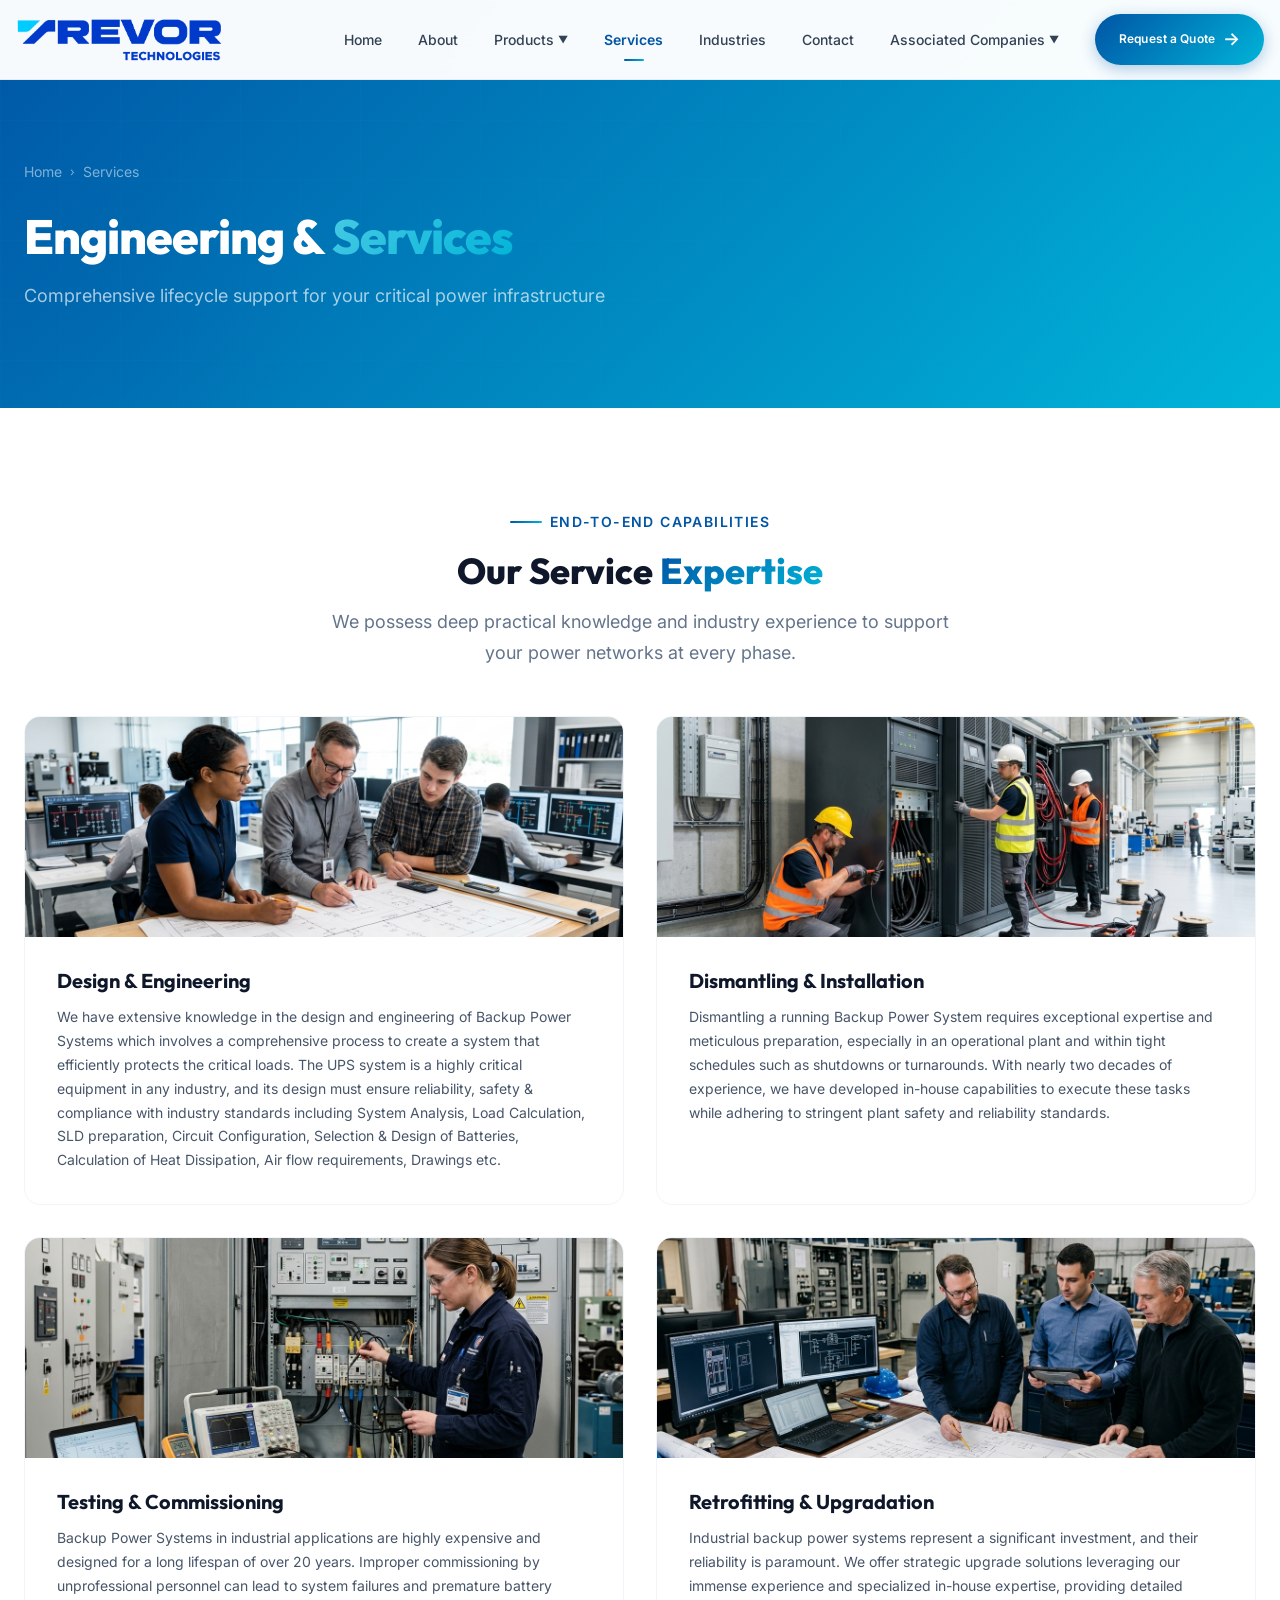
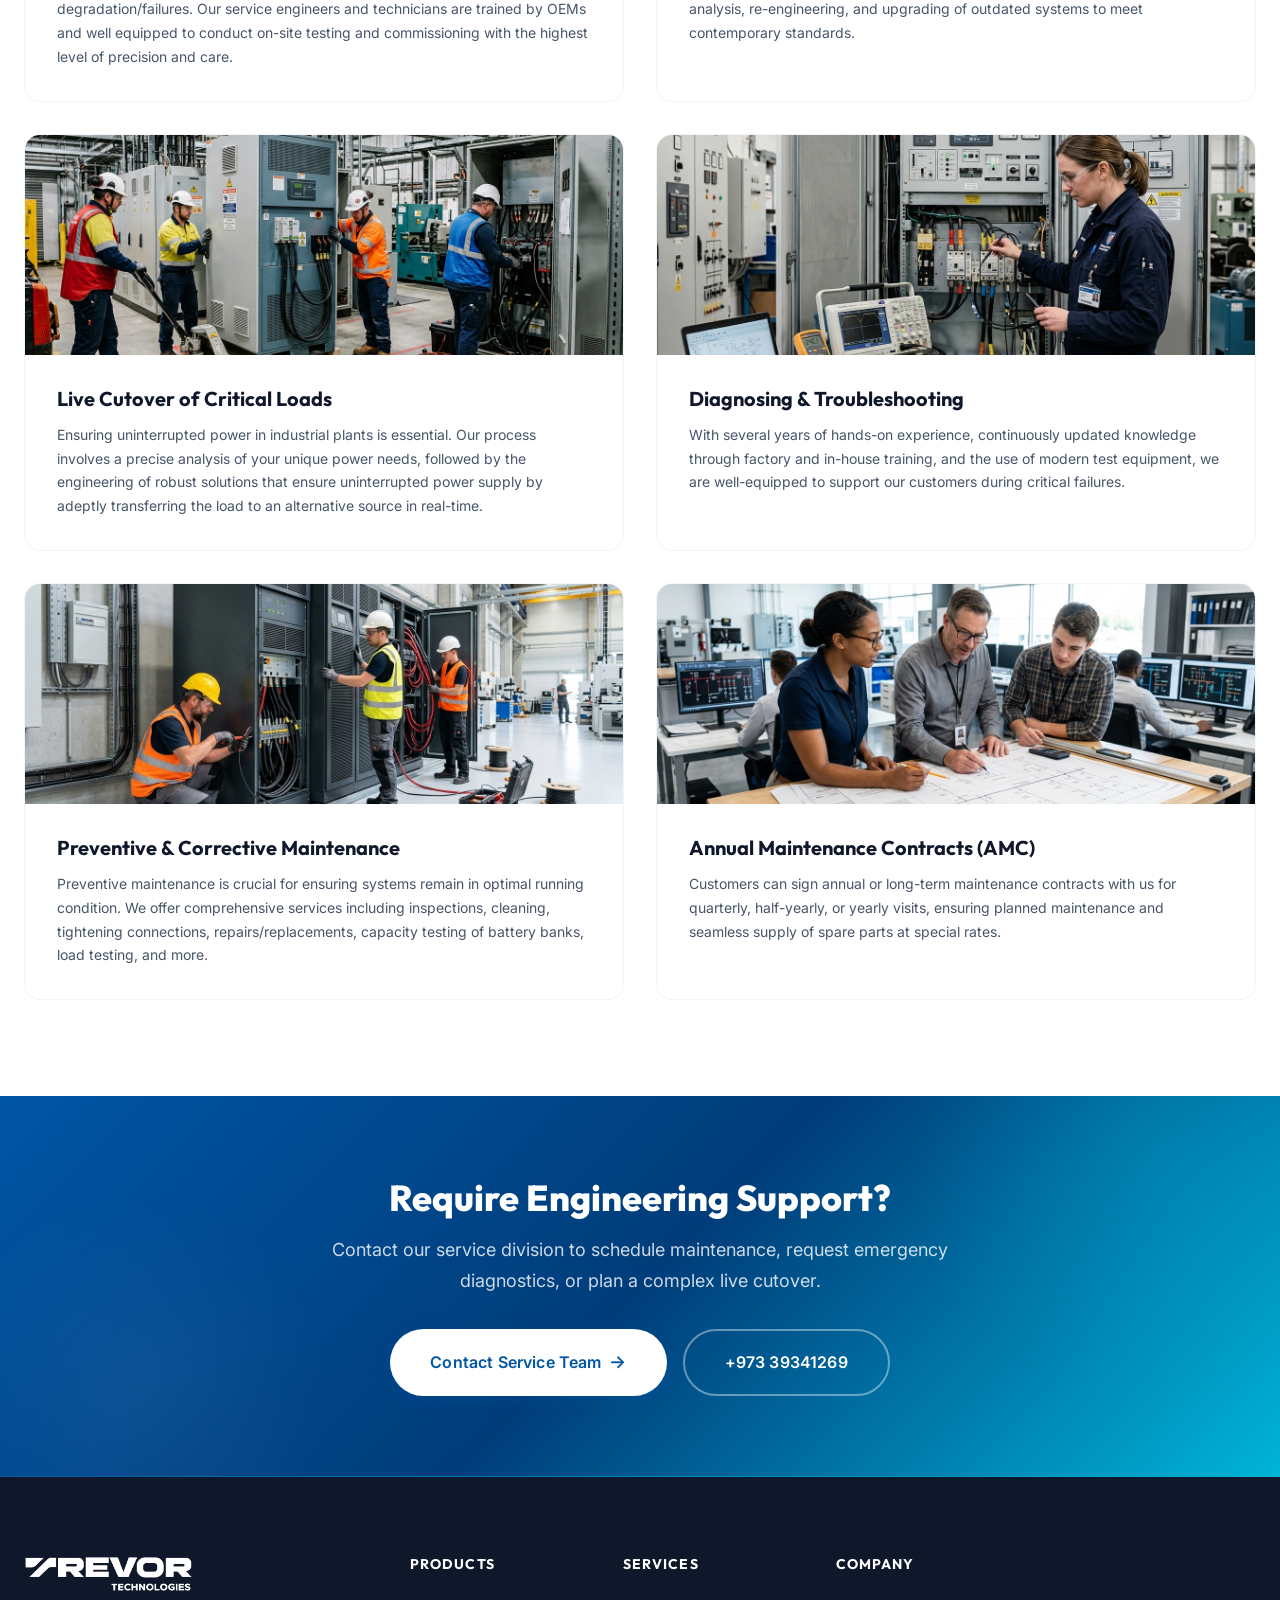
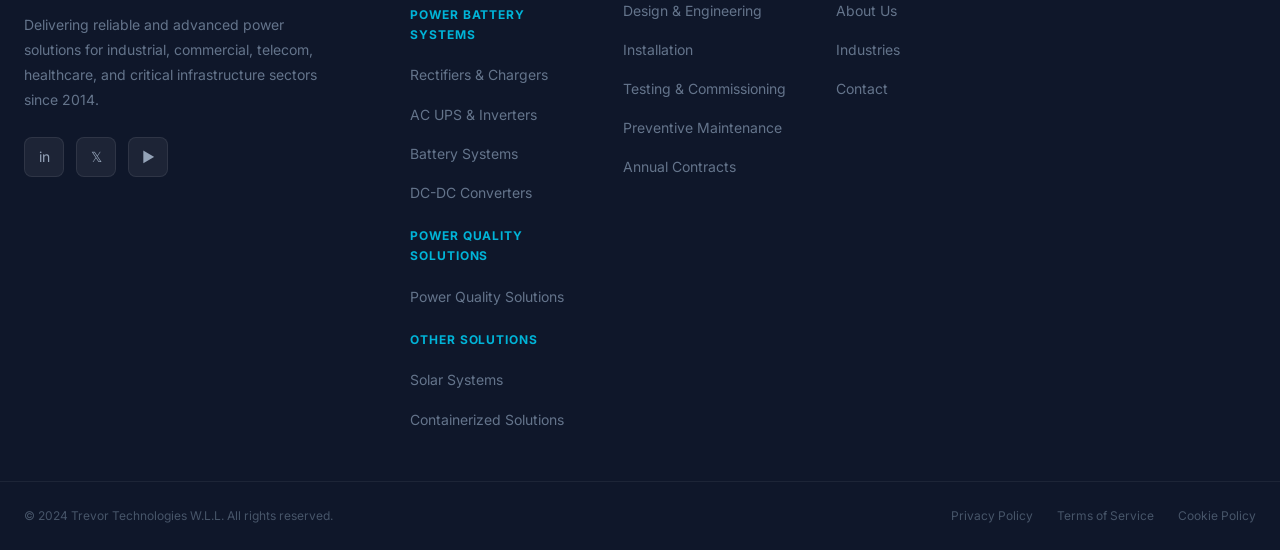
<file: services.html>
<!DOCTYPE html>
<html lang="en">
<head>
  <meta charset="UTF-8">
  <meta name="viewport" content="width=device-width, initial-scale=1.0">
  <meta name="description" content="Trevor Technologies WLL — Professional engineering and after-sales services: design, installation, OEM testing & commissioning, retrofitting, live cutovers, maintenance, and AMCs.">
  <meta name="keywords" content="Engineering services, power backup services, testing commissioning, live cutover, UPS maintenance, AMC, Trevor Technologies">
  <title>Engineering & Services — Trevor Technologies WLL | Critical Power Lifecycle Support</title>
  <link rel="stylesheet" href="style.css?v=7">
  <link rel="icon" type="image/png" href="assets/favicon.png?v=3">
  <link rel="apple-touch-icon" href="assets/favicon.png?v=3">
</head>
<body>

  <!-- Navigation -->
  <nav class="navbar" id="navbar">
    <div class="container">
      <a href="index.html" class="nav-logo">
        <img src="assets/trevor-brand.png?v=3" alt="Trevor Technologies">
      </a>
      <div class="nav-links" id="navLinks">
        <a href="index.html" class="nav-link">Home</a>
        <a href="about.html" class="nav-link">About</a>
        <div class="nav-dropdown">
          <a href="products.html" class="nav-link dropdown-trigger">Products <span class="chevron">▼</span></a>
          <div class="dropdown-menu">
            <span class="dropdown-group-label">Power Battery Systems</span>
            <div class="dropdown-group-items">
              <a href="rectifiers.html" class="dropdown-item">
                <div class="dd-text">
                  <span class="dd-title">Rectifiers & Chargers</span>
                  <span class="dd-desc">DC UPS Systems</span>
                </div>
              </a>
              <a href="ac-ups.html" class="dropdown-item">
                <div class="dd-text">
                  <span class="dd-title">AC UPS & Inverters</span>
                  <span class="dd-desc">Uninterruptible Power</span>
                </div>
              </a>
              <a href="batteries.html" class="dropdown-item">
                <div class="dd-text">
                  <span class="dd-title">Battery Systems</span>
                  <span class="dd-desc">Stationary & Monitoring</span>
                </div>
              </a>
              <a href="dc-converters.html" class="dropdown-item">
                <div class="dd-text">
                  <span class="dd-title">DC-DC Converters</span>
                  <span class="dd-desc">Power Conversion</span>
                </div>
              </a>
            </div>
            <span class="dropdown-group-label">Power Quality Solutions</span>
            <div class="dropdown-group-items">
              <a href="power-quality.html" class="dropdown-item">
                <div class="dd-text">
                  <span class="dd-title">Power Quality Solutions</span>
                  <span class="dd-desc">Harmonic & Power Factor</span>
                </div>
              </a>
            </div>
            <span class="dropdown-group-label">Other Solutions</span>
            <div class="dropdown-group-items">
              <a href="solar.html" class="dropdown-item">
                <div class="dd-text">
                  <span class="dd-title">Solar Systems</span>
                  <span class="dd-desc">Renewable Energy</span>
                </div>
              </a>
              <a href="containerized.html" class="dropdown-item">
                <div class="dd-text">
                  <span class="dd-title">Containerized Solutions</span>
                  <span class="dd-desc">Mobile Power Backup</span>
                </div>
              </a>
            </div>
          </div>
        </div>
        <a href="services.html" class="nav-link active">Services</a>
        <a href="industries.html" class="nav-link">Industries</a>
        <a href="contact.html" class="nav-link">Contact</a>
                <div class="nav-dropdown">
          <a href="javascript:void(0);" class="nav-link dropdown-trigger">Associated Companies <span class="chevron">▼</span></a>
          <div class="dropdown-menu">
            <a href="https://ids.com.sa/" class="dropdown-item" target="_blank" rel="noopener">
              <div class="dd-text">
                <span class="dd-title">IDS</span>
                <span class="dd-desc">ids.com.sa</span>
              </div>
            </a>
            <a href="https://winmetua.com/index.html" class="dropdown-item" target="_blank" rel="noopener">
              <div class="dd-text">
                <span class="dd-title">Winmet</span>
                <span class="dd-desc">winmetua.com</span>
              </div>
            </a>
            <a href="https://www.powerlinesolutions.com/" class="dropdown-item" target="_blank" rel="noopener">
              <div class="dd-text">
                <span class="dd-title">Powerline Solutions</span>
                <span class="dd-desc">powerlinesolutions.com</span>
              </div>
            </a>
          </div>
        </div>
<div class="nav-cta">
          <a href="contact.html" class="btn btn-primary btn-sm">Request a Quote <span class="btn-icon">→</span></a>
        </div>
      </div>
      <div class="mobile-toggle" id="mobileToggle">
        <span></span><span></span><span></span>
      </div>
    </div>
  </nav>
  <div class="mobile-overlay" id="mobileOverlay"></div>

  <!-- ====== PAGE HERO ====== -->
  <section class="page-hero">
    <div class="grid-pattern"></div>
    <div class="container">
      <div class="page-hero-content">
        <div class="breadcrumb">
          <a href="index.html">Home</a>
          <span class="separator">›</span>
          <span>Services</span>
        </div>
        <h1 class="page-hero-title">Engineering & <span style="background: linear-gradient(135deg, var(--trevor-cyan-light), var(--trevor-cyan)); -webkit-background-clip: text; -webkit-text-fill-color: transparent; background-clip: text;">Services</span></h1>
        <p class="page-hero-subtitle">Comprehensive lifecycle support for your critical power infrastructure</p>
      </div>
    </div>
  </section>

  <!-- ====== SERVICES GRID ====== -->
  <section class="section" id="services-details">
    <div class="container">
      <div class="text-center animate-on-scroll">
        <div class="section-label">End-to-End Capabilities</div>
        <h2 class="section-title">Our Service <span>Expertise</span></h2>
        <p class="section-subtitle centered">We possess deep practical knowledge and industry experience to support your power networks at every phase.</p>
      </div>

      <div class="carousel-container" style="margin-top: var(--space-12);">
        <button class="carousel-nav-btn prev" aria-label="Previous Service">
          <svg viewBox="0 0 24 24" width="24" height="24" stroke="currentColor" stroke-width="2.5" fill="none" stroke-linecap="round" stroke-linejoin="round"><polyline points="15 18 9 12 15 6"></polyline></svg>
        </button>
        <div class="services-grid" style="margin-top: 0; grid-template-columns: repeat(2, 1fr);">
          <!-- Design & Engineering -->
          <div class="service-card animate-on-scroll delay-1" style="padding: 0; display: flex; flex-direction: column; overflow: hidden;">
            <div style="width:100%; height: 220px; overflow: hidden; flex-shrink: 0;">
              <img src="assets/svc-design-engineering.jpg" alt="Design & Engineering" style="width:100%; height:100%; object-fit:cover; display:block;">
            </div>
            <div style="padding: var(--space-8); display: flex; flex-direction: column; flex:1;">
              <h3 style="font-size: var(--text-xl); font-weight: 700; margin-bottom: var(--space-3); color: var(--gray-900);">Design & Engineering</h3>
              <p style="font-size: var(--text-sm); line-height: 1.7; color: var(--gray-600); margin-bottom: 0;">We have extensive knowledge in the design and engineering of Backup Power Systems which involves a comprehensive process to create a system that efficiently protects the critical loads. The UPS system is a highly critical equipment in any industry, and its design must ensure reliability, safety & compliance with industry standards including System Analysis, Load Calculation, SLD preparation, Circuit Configuration, Selection & Design of Batteries, Calculation of Heat Dissipation, Air flow requirements, Drawings etc.</p>
            </div>
          </div>

          <!-- Dismantling & Installation -->
          <div class="service-card animate-on-scroll delay-2" style="padding: 0; display: flex; flex-direction: column; overflow: hidden;">
            <div style="width:100%; height: 220px; overflow: hidden; flex-shrink: 0;">
              <img src="assets/svc-installation.jpg" alt="Dismantling & Installation" style="width:100%; height:100%; object-fit:cover; display:block;">
            </div>
            <div style="padding: var(--space-8); display: flex; flex-direction: column; flex:1;">
              <h3 style="font-size: var(--text-xl); font-weight: 700; margin-bottom: var(--space-3); color: var(--gray-900);">Dismantling & Installation</h3>
              <p style="font-size: var(--text-sm); line-height: 1.7; color: var(--gray-600); margin-bottom: 0;">Dismantling a running Backup Power System requires exceptional expertise and meticulous preparation, especially in an operational plant and within tight schedules such as shutdowns or turnarounds. With nearly two decades of experience, we have developed in-house capabilities to execute these tasks while adhering to stringent plant safety and reliability standards.</p>
            </div>
          </div>

          <!-- Testing & Commissioning -->
          <div class="service-card animate-on-scroll delay-3" style="padding: 0; display: flex; flex-direction: column; overflow: hidden;">
            <div style="width:100%; height: 220px; overflow: hidden; flex-shrink: 0;">
              <img src="assets/svc-testing-commissioning.jpg" alt="Testing & Commissioning" style="width:100%; height:100%; object-fit:cover; display:block;">
            </div>
            <div style="padding: var(--space-8); display: flex; flex-direction: column; flex:1;">
              <h3 style="font-size: var(--text-xl); font-weight: 700; margin-bottom: var(--space-3); color: var(--gray-900);">Testing & Commissioning</h3>
              <p style="font-size: var(--text-sm); line-height: 1.7; color: var(--gray-600); margin-bottom: 0;">Backup Power Systems in industrial applications are highly expensive and designed for a long lifespan of over 20 years. Improper commissioning by unprofessional personnel can lead to system failures and premature battery degradation/failures. Our service engineers and technicians are trained by OEMs and well equipped to conduct on-site testing and commissioning with the highest level of precision and care.</p>
            </div>
          </div>

          <!-- Retrofitting & Upgradation -->
          <div class="service-card animate-on-scroll delay-4" style="padding: 0; display: flex; flex-direction: column; overflow: hidden;">
            <div style="width:100%; height: 220px; overflow: hidden; flex-shrink: 0;">
              <img src="assets/svc-retrofitting.jpg" alt="Retrofitting & Upgradation" style="width:100%; height:100%; object-fit:cover; display:block;">
            </div>
            <div style="padding: var(--space-8); display: flex; flex-direction: column; flex:1;">
              <h3 style="font-size: var(--text-xl); font-weight: 700; margin-bottom: var(--space-3); color: var(--gray-900);">Retrofitting & Upgradation</h3>
              <p style="font-size: var(--text-sm); line-height: 1.7; color: var(--gray-600); margin-bottom: 0;">Industrial backup power systems represent a significant investment, and their reliability is paramount. We offer strategic upgrade solutions leveraging our immense experience and specialized in-house expertise, providing detailed analysis, re-engineering, and upgrading of outdated systems to meet contemporary standards.</p>
            </div>
          </div>

          <!-- Live Cutover -->
          <div class="service-card animate-on-scroll delay-1" style="padding: 0; display: flex; flex-direction: column; overflow: hidden;">
            <div style="width:100%; height: 220px; overflow: hidden; flex-shrink: 0;">
              <img src="assets/svc-live-cutover.jpg" alt="Live Cutover" style="width:100%; height:100%; object-fit:cover; display:block;">
            </div>
            <div style="padding: var(--space-8); display: flex; flex-direction: column; flex:1;">
              <h3 style="font-size: var(--text-xl); font-weight: 700; margin-bottom: var(--space-3); color: var(--gray-900);">Live Cutover of Critical Loads</h3>
              <p style="font-size: var(--text-sm); line-height: 1.7; color: var(--gray-600); margin-bottom: 0;">Ensuring uninterrupted power in industrial plants is essential. Our process involves a precise analysis of your unique power needs, followed by the engineering of robust solutions that ensure uninterrupted power supply by adeptly transferring the load to an alternative source in real-time.</p>
            </div>
          </div>

          <!-- Diagnosing & Troubleshooting -->
          <div class="service-card animate-on-scroll delay-2" style="padding: 0; display: flex; flex-direction: column; overflow: hidden;">
            <div style="width:100%; height: 220px; overflow: hidden; flex-shrink: 0;">
              <img src="assets/svc-testing-commissioning.jpg" alt="Diagnostics & Troubleshooting" style="width:100%; height:100%; object-fit:cover; display:block;">
            </div>
            <div style="padding: var(--space-8); display: flex; flex-direction: column; flex:1;">
              <h3 style="font-size: var(--text-xl); font-weight: 700; margin-bottom: var(--space-3); color: var(--gray-900);">Diagnosing & Troubleshooting</h3>
              <p style="font-size: var(--text-sm); line-height: 1.7; color: var(--gray-600); margin-bottom: 0;">With several years of hands-on experience, continuously updated knowledge through factory and in-house training, and the use of modern test equipment, we are well-equipped to support our customers during critical failures.</p>
            </div>
          </div>

          <!-- Preventive & Corrective Maintenance -->
          <div class="service-card animate-on-scroll delay-3" style="padding: 0; display: flex; flex-direction: column; overflow: hidden;">
            <div style="width:100%; height: 220px; overflow: hidden; flex-shrink: 0;">
              <img src="assets/svc-installation.jpg" alt="Preventive Maintenance" style="width:100%; height:100%; object-fit:cover; display:block;">
            </div>
            <div style="padding: var(--space-8); display: flex; flex-direction: column; flex:1;">
              <h3 style="font-size: var(--text-xl); font-weight: 700; margin-bottom: var(--space-3); color: var(--gray-900);">Preventive & Corrective Maintenance</h3>
              <p style="font-size: var(--text-sm); line-height: 1.7; color: var(--gray-600); margin-bottom: 0;">Preventive maintenance is crucial for ensuring systems remain in optimal running condition. We offer comprehensive services including inspections, cleaning, tightening connections, repairs/replacements, capacity testing of battery banks, load testing, and more.</p>
            </div>
          </div>

          <!-- AMCs -->
          <div class="service-card animate-on-scroll delay-4" style="padding: 0; display: flex; flex-direction: column; overflow: hidden;">
            <div style="width:100%; height: 220px; overflow: hidden; flex-shrink: 0;">
              <img src="assets/svc-design-engineering.jpg" alt="Annual Maintenance Contracts" style="width:100%; height:100%; object-fit:cover; display:block;">
            </div>
            <div style="padding: var(--space-8); display: flex; flex-direction: column; flex:1;">
              <h3 style="font-size: var(--text-xl); font-weight: 700; margin-bottom: var(--space-3); color: var(--gray-900);">Annual Maintenance Contracts (AMC)</h3>
              <p style="font-size: var(--text-sm); line-height: 1.7; color: var(--gray-600); margin-bottom: 0;">Customers can sign annual or long-term maintenance contracts with us for quarterly, half-yearly, or yearly visits, ensuring planned maintenance and seamless supply of spare parts at special rates.</p>
            </div>
          </div>
        </div>
        <button class="carousel-nav-btn next" aria-label="Next Service">
          <svg viewBox="0 0 24 24" width="24" height="24" stroke="currentColor" stroke-width="2.5" fill="none" stroke-linecap="round" stroke-linejoin="round"><polyline points="9 18 15 12 9 6"></polyline></svg>
        </button>
      </div>
    </div>
  </section>

  <!-- ====== CTA BANNER ====== -->
  <section class="cta-banner" id="cta">
    <div class="container">
      <div class="cta-content animate-on-scroll">
        <h2>Require Engineering Support?</h2>
        <p>Contact our service division to schedule maintenance, request emergency diagnostics, or plan a complex live cutover.</p>
        <div class="cta-buttons">
          <a href="contact.html" class="btn btn-primary btn-lg" style="background: var(--white); color: var(--trevor-blue);">Contact Service Team <span class="btn-icon">→</span></a>
          <a href="tel:+97339341269" class="btn btn-outline-white btn-lg"> +973 39341269</a>
        </div>
      </div>
    </div>
  </section>

  <!-- ====== FOOTER ====== -->
  <footer class="footer">
    <div class="footer-main">
      <div class="container">
        <div class="footer-grid">
          <div class="footer-brand">
            <img src="assets/trevor-brand.png?v=3" alt="Trevor Technologies">
            <p>Delivering reliable and advanced power solutions for industrial, commercial, telecom, healthcare, and critical infrastructure sectors since 2014.</p>
            <div class="footer-social">
              <a href="#" aria-label="LinkedIn">in</a>
              <a href="#" aria-label="Twitter">𝕏</a>
              <a href="#" aria-label="YouTube">▶</a>
            </div>
          </div>
          <div class="footer-col">
            <h4>Products</h4>
            <ul>
              <li style="font-size: var(--text-xs); font-weight: 700; text-transform: uppercase; letter-spacing: 0.08em; color: var(--trevor-cyan); padding: var(--space-2) 0 var(--space-1); pointer-events: none;">Power Battery Systems</li>
              <li><a href="rectifiers.html">Rectifiers & Chargers</a></li>
              <li><a href="ac-ups.html">AC UPS & Inverters</a></li>
              <li><a href="batteries.html">Battery Systems</a></li>
              <li><a href="dc-converters.html">DC-DC Converters</a></li>
              <li style="font-size: var(--text-xs); font-weight: 700; text-transform: uppercase; letter-spacing: 0.08em; color: var(--trevor-cyan); padding: var(--space-2) 0 var(--space-1); pointer-events: none;">Power Quality Solutions</li>
              <li><a href="power-quality.html">Power Quality Solutions</a></li>
              <li style="font-size: var(--text-xs); font-weight: 700; text-transform: uppercase; letter-spacing: 0.08em; color: var(--trevor-cyan); padding: var(--space-2) 0 var(--space-1); pointer-events: none;">Other Solutions</li>
              <li><a href="solar.html">Solar Systems</a></li>
              <li><a href="containerized.html">Containerized Solutions</a></li>
            </ul>
          </div>
          <div class="footer-col">
            <h4>Services</h4>
            <ul>
              <li><a href="services.html">Design & Engineering</a></li>
              <li><a href="services.html">Installation</a></li>
              <li><a href="services.html">Testing & Commissioning</a></li>
              <li><a href="services.html">Preventive Maintenance</a></li>
              <li><a href="services.html">Annual Contracts</a></li>
            </ul>
          </div>
          <div class="footer-col">
            <h4>Company</h4>
            <ul>
              <li><a href="about.html">About Us</a></li>
              <li><a href="industries.html">Industries</a></li>
              <li><a href="contact.html">Contact</a></li>
            </ul>
          </div>
        </div>
      </div>
    </div>
    <div class="footer-bottom">
      <div class="container">
        <p>© 2024 Trevor Technologies W.L.L. All rights reserved.</p>
        <div class="footer-bottom-links">
          <a href="#">Privacy Policy</a>
          <a href="#">Terms of Service</a>
          <a href="#">Cookie Policy</a>
        </div>
      </div>
    </div>
  </footer>

  <!-- Scroll to Top -->
  <button class="scroll-top" id="scrollTop" aria-label="Scroll to top">↑</button>

  <script src="script.js?v=2"></script>
</body>
</html>
</file>
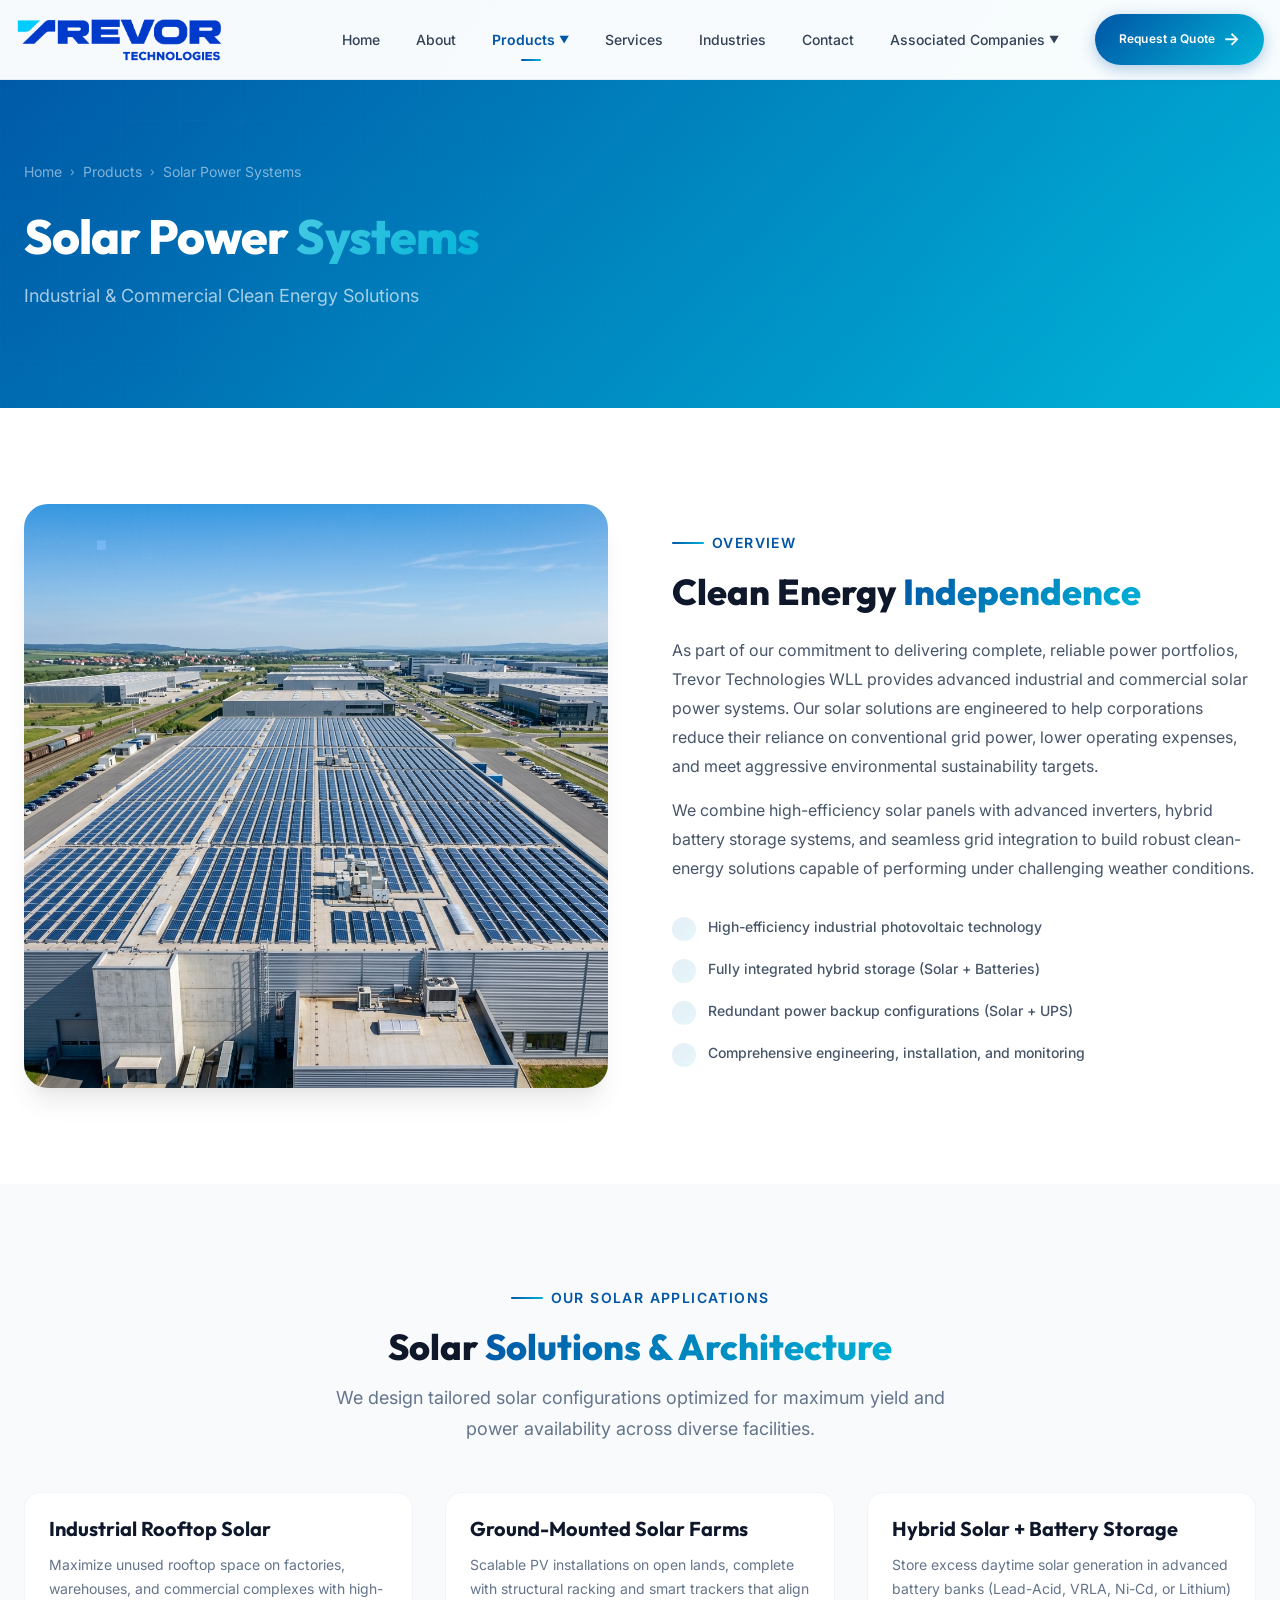
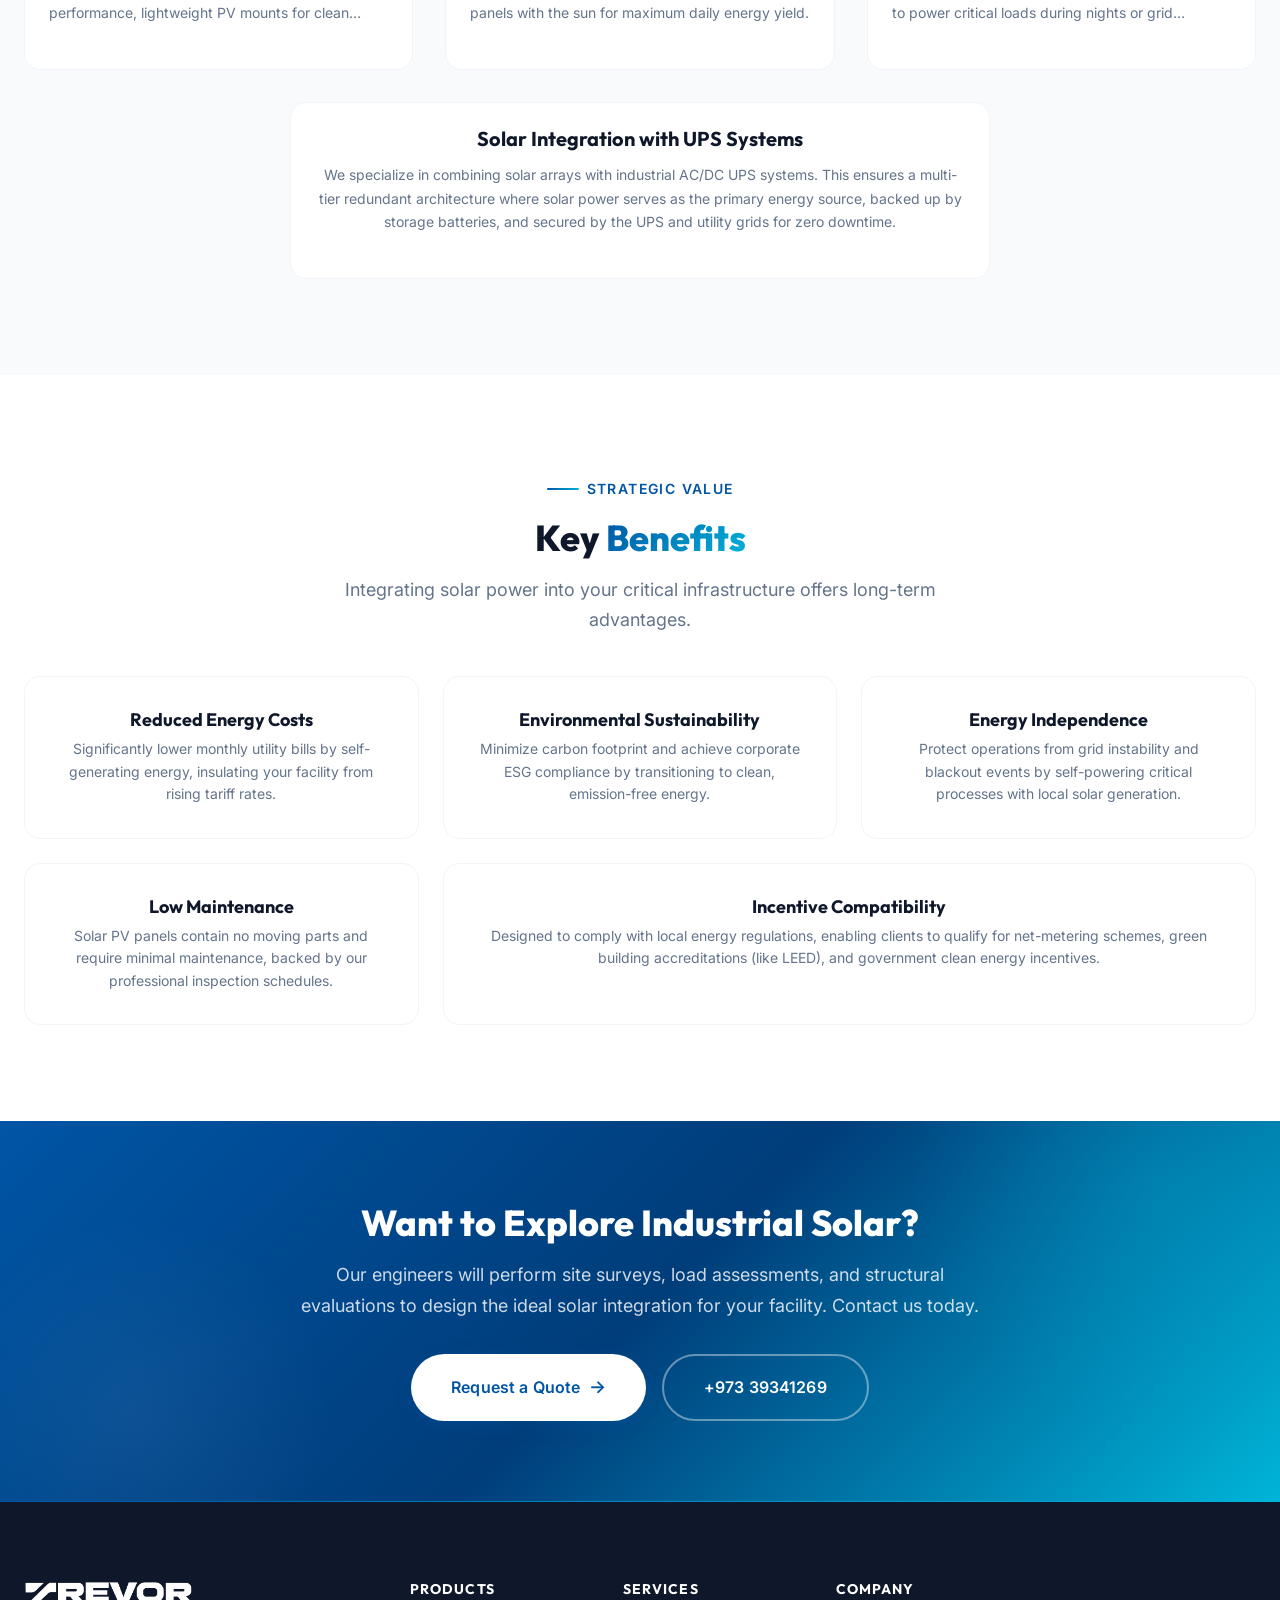
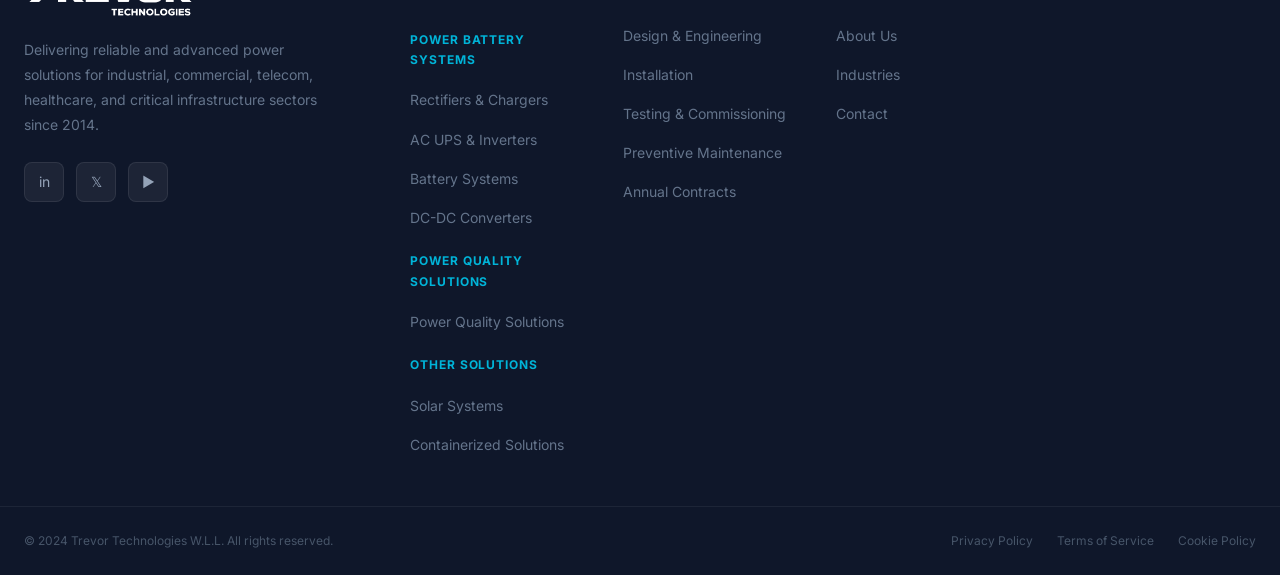
<file: solar.html>
<!DOCTYPE html>
<html lang="en">
<head>
  <meta charset="UTF-8">
  <meta name="viewport" content="width=device-width, initial-scale=1.0">
  <meta name="description" content="Trevor Technologies WLL — Industrial and commercial solar power systems, rooftop solar, hybrid solar-UPS systems, and battery storage solutions for clean energy independence.">
  <meta name="keywords" content="Solar power systems, industrial solar, hybrid storage, solar integration, clean energy, Trevor Technologies">
  <title>Solar Power Systems — Trevor Technologies WLL | Industrial & Commercial Solar Solutions</title>
  <link rel="stylesheet" href="style.css?v=7">
  <link rel="icon" type="image/png" href="assets/favicon.png?v=3">
  <link rel="apple-touch-icon" href="assets/favicon.png?v=3">
</head>
<body>

  <!-- Navigation -->
  <nav class="navbar" id="navbar">
    <div class="container">
      <a href="index.html" class="nav-logo">
        <img src="assets/trevor-brand.png?v=3" alt="Trevor Technologies">
      </a>
      <div class="nav-links" id="navLinks">
        <a href="index.html" class="nav-link">Home</a>
        <a href="about.html" class="nav-link">About</a>
        <div class="nav-dropdown">
          <a href="products.html" class="nav-link dropdown-trigger active">Products <span class="chevron">▼</span></a>
          <div class="dropdown-menu">
            <span class="dropdown-group-label">Power Battery Systems</span>
            <div class="dropdown-group-items">
              <a href="rectifiers.html" class="dropdown-item">
                <div class="dd-text">
                  <span class="dd-title">Rectifiers & Chargers</span>
                  <span class="dd-desc">DC UPS Systems</span>
                </div>
              </a>
              <a href="ac-ups.html" class="dropdown-item">
                <div class="dd-text">
                  <span class="dd-title">AC UPS & Inverters</span>
                  <span class="dd-desc">Uninterruptible Power</span>
                </div>
              </a>
              <a href="batteries.html" class="dropdown-item">
                <div class="dd-text">
                  <span class="dd-title">Battery Systems</span>
                  <span class="dd-desc">Stationary & Monitoring</span>
                </div>
              </a>
              <a href="dc-converters.html" class="dropdown-item">
                <div class="dd-text">
                  <span class="dd-title">DC-DC Converters</span>
                  <span class="dd-desc">Power Conversion</span>
                </div>
              </a>
            </div>
            <span class="dropdown-group-label">Power Quality Solutions</span>
            <div class="dropdown-group-items">
              <a href="power-quality.html" class="dropdown-item">
                <div class="dd-text">
                  <span class="dd-title">Power Quality Solutions</span>
                  <span class="dd-desc">Harmonic & Power Factor</span>
                </div>
              </a>
            </div>
            <span class="dropdown-group-label">Other Solutions</span>
            <div class="dropdown-group-items">
              <a href="solar.html" class="dropdown-item active">
                <div class="dd-text">
                  <span class="dd-title">Solar Systems</span>
                  <span class="dd-desc">Renewable Energy</span>
                </div>
              </a>
              <a href="containerized.html" class="dropdown-item">
                <div class="dd-text">
                  <span class="dd-title">Containerized Solutions</span>
                  <span class="dd-desc">Mobile Power Backup</span>
                </div>
              </a>
            </div>
          </div>
        </div>
        <a href="services.html" class="nav-link">Services</a>
        <a href="industries.html" class="nav-link">Industries</a>
        <a href="contact.html" class="nav-link">Contact</a>
                <div class="nav-dropdown">
          <a href="javascript:void(0);" class="nav-link dropdown-trigger">Associated Companies <span class="chevron">▼</span></a>
          <div class="dropdown-menu">
            <a href="https://ids.com.sa/" class="dropdown-item" target="_blank" rel="noopener">
              <div class="dd-text">
                <span class="dd-title">IDS</span>
                <span class="dd-desc">ids.com.sa</span>
              </div>
            </a>
            <a href="https://winmetua.com/index.html" class="dropdown-item" target="_blank" rel="noopener">
              <div class="dd-text">
                <span class="dd-title">Winmet</span>
                <span class="dd-desc">winmetua.com</span>
              </div>
            </a>
            <a href="https://www.powerlinesolutions.com/" class="dropdown-item" target="_blank" rel="noopener">
              <div class="dd-text">
                <span class="dd-title">Powerline Solutions</span>
                <span class="dd-desc">powerlinesolutions.com</span>
              </div>
            </a>
          </div>
        </div>
<div class="nav-cta">
          <a href="contact.html" class="btn btn-primary btn-sm">Request a Quote <span class="btn-icon">→</span></a>
        </div>
      </div>
      <div class="mobile-toggle" id="mobileToggle">
        <span></span><span></span><span></span>
      </div>
    </div>
  </nav>
  <div class="mobile-overlay" id="mobileOverlay"></div>

  <!-- ====== PAGE HERO ====== -->
  <section class="page-hero">
    <div class="grid-pattern"></div>
    <div class="container">
      <div class="page-hero-content">
        <div class="breadcrumb">
          <a href="index.html">Home</a>
          <span class="separator">›</span>
          <a href="products.html">Products</a>
          <span class="separator">›</span>
          <span>Solar Power Systems</span>
        </div>
        <h1 class="page-hero-title">Solar Power <span style="background: linear-gradient(135deg, var(--trevor-cyan-light), var(--trevor-cyan)); -webkit-background-clip: text; -webkit-text-fill-color: transparent; background-clip: text;">Systems</span></h1>
        <p class="page-hero-subtitle">Industrial & Commercial Clean Energy Solutions</p>
      </div>
    </div>
  </section>

  <!-- ====== PRODUCT OVERVIEW — SPLIT SECTION ====== -->
  <section class="section" id="product-overview">
    <div class="container">
      <div class="split-section">
        <div class="split-image animate-fade-left">
          <img src="assets/solar-systems.png" alt="Industrial Solar Power Panel Array">
        </div>
        <div class="split-content animate-fade-right">
          <div class="section-label">Overview</div>
          <h2 class="section-title">Clean Energy <span>Independence</span></h2>
          <p>As part of our commitment to delivering complete, reliable power portfolios, Trevor Technologies WLL provides advanced industrial and commercial solar power systems. Our solar solutions are engineered to help corporations reduce their reliance on conventional grid power, lower operating expenses, and meet aggressive environmental sustainability targets.</p>
          <p>We combine high-efficiency solar panels with advanced inverters, hybrid battery storage systems, and seamless grid integration to build robust clean-energy solutions capable of performing under challenging weather conditions.</p>

          <div class="feature-list">
            <div class="feature-item">
              <div class="check-icon"></div>
              <span>High-efficiency industrial photovoltaic technology</span>
            </div>
            <div class="feature-item">
              <div class="check-icon"></div>
              <span>Fully integrated hybrid storage (Solar + Batteries)</span>
            </div>
            <div class="feature-item">
              <div class="check-icon"></div>
              <span>Redundant power backup configurations (Solar + UPS)</span>
            </div>
            <div class="feature-item">
              <div class="check-icon"></div>
              <span>Comprehensive engineering, installation, and monitoring</span>
            </div>
          </div>
        </div>
      </div>
    </div>
  </section>

  <!-- ====== SOLAR SOLUTIONS CARDS ====== -->
  <section class="section bg-gray" id="solutions">
    <div class="container">
      <div class="text-center animate-on-scroll">
        <div class="section-label">Our solar applications</div>
        <h2 class="section-title">Solar <span>Solutions & Architecture</span></h2>
        <p class="section-subtitle centered">We design tailored solar configurations optimized for maximum yield and power availability across diverse facilities.</p>
      </div>

      <div class="carousel-container" style="margin-top: var(--space-12);">
        <button class="carousel-nav-btn prev" aria-label="Previous Product">
          <svg viewBox="0 0 24 24" width="24" height="24" stroke="currentColor" stroke-width="2.5" fill="none" stroke-linecap="round" stroke-linejoin="round"><polyline points="15 18 9 12 15 6"></polyline></svg>
        </button>
        <div class="products-grid" style="margin-top: 0;">
        <!-- Rooftop Solar -->
        <div class="product-card animate-on-scroll delay-1">
          <div class="product-card-body" style="padding-top: var(--space-6);">
            <h3 class="product-card-title">Industrial Rooftop Solar</h3>
            <p class="product-card-desc">Maximize unused rooftop space on factories, warehouses, and commercial complexes with high-performance, lightweight PV mounts for clean onsite generation.</p>
          </div>
        </div>

        <!-- Ground-mounted -->
        <div class="product-card animate-on-scroll delay-2">
          <div class="product-card-body" style="padding-top: var(--space-6);">
            <h3 class="product-card-title">Ground-Mounted Solar Farms</h3>
            <p class="product-card-desc">Scalable PV installations on open lands, complete with structural racking and smart trackers that align panels with the sun for maximum daily energy yield.</p>
          </div>
        </div>

        <!-- Hybrid storage -->
        <div class="product-card animate-on-scroll delay-3">
          <div class="product-card-body" style="padding-top: var(--space-6);">
            <h3 class="product-card-title">Hybrid Solar + Battery Storage</h3>
            <p class="product-card-desc">Store excess daytime solar generation in advanced battery banks (Lead-Acid, VRLA, Ni-Cd, or Lithium) to power critical loads during nights or grid outages.</p>
          </div>
        </div>

        <!-- Solar + UPS Integration -->
        <div class="product-card animate-on-scroll delay-1" style="grid-column: span 3; max-width: 800px; margin: 0 auto;">
          <div class="product-card-body" style="padding-top: var(--space-6); text-align: center;">
            <h3 class="product-card-title">Solar Integration with UPS Systems</h3>
            <p class="product-card-desc" style="max-width: 650px; margin-left: auto; margin-right: auto;">We specialize in combining solar arrays with industrial AC/DC UPS systems. This ensures a multi-tier redundant architecture where solar power serves as the primary energy source, backed up by storage batteries, and secured by the UPS and utility grids for zero downtime.</p>
          </div>
        </div>
      </div>
      <button class="carousel-nav-btn next" aria-label="Next Product">
        <svg viewBox="0 0 24 24" width="24" height="24" stroke="currentColor" stroke-width="2.5" fill="none" stroke-linecap="round" stroke-linejoin="round"><polyline points="9 18 15 12 9 6"></polyline></svg>
      </button>
    </div>
    </div>
  </section>

  <!-- ====== BENEFITS SECTION ====== -->
  <section class="section" id="benefits">
    <div class="container">
      <div class="text-center animate-on-scroll" style="margin-bottom: var(--space-10);">
        <div class="section-label">Strategic Value</div>
        <h2 class="section-title">Key <span>Benefits</span></h2>
        <p class="section-subtitle centered">Integrating solar power into your critical infrastructure offers long-term advantages.</p>
      </div>

      <div class="carousel-container" style="margin-top: var(--space-10);">
        <button class="carousel-nav-btn prev" aria-label="Previous Sector">
          <svg viewBox="0 0 24 24" width="24" height="24" stroke="currentColor" stroke-width="2.5" fill="none" stroke-linecap="round" stroke-linejoin="round"><polyline points="15 18 9 12 15 6"></polyline></svg>
        </button>
        <div class="industries-grid" style="margin-top: 0; grid-template-columns: repeat(3, 1fr);">
        <!-- Cost Reduction -->
        <div class="industry-card animate-on-scroll delay-1" style="padding: var(--space-8);">
          <h3 style="font-size: var(--text-lg); font-weight: 700; color: var(--gray-900); margin-bottom: var(--space-2);">Reduced Energy Costs</h3>
          <p style="font-size: var(--text-sm); color: var(--gray-500); line-height: 1.6; margin-bottom: 0;">Significantly lower monthly utility bills by self-generating energy, insulating your facility from rising tariff rates.</p>
        </div>

        <!-- Sustainability -->
        <div class="industry-card animate-on-scroll delay-2" style="padding: var(--space-8);">
          <h3 style="font-size: var(--text-lg); font-weight: 700; color: var(--gray-900); margin-bottom: var(--space-2);">Environmental Sustainability</h3>
          <p style="font-size: var(--text-sm); color: var(--gray-500); line-height: 1.6; margin-bottom: 0;">Minimize carbon footprint and achieve corporate ESG compliance by transitioning to clean, emission-free energy.</p>
        </div>

        <!-- Energy Independence -->
        <div class="industry-card animate-on-scroll delay-3" style="padding: var(--space-8);">
          <h3 style="font-size: var(--text-lg); font-weight: 700; color: var(--gray-900); margin-bottom: var(--space-2);">Energy Independence</h3>
          <p style="font-size: var(--text-sm); color: var(--gray-500); line-height: 1.6; margin-bottom: 0;">Protect operations from grid instability and blackout events by self-powering critical processes with local solar generation.</p>
        </div>

        <!-- Low Maintenance -->
        <div class="industry-card animate-on-scroll delay-1" style="padding: var(--space-8);">
          <h3 style="font-size: var(--text-lg); font-weight: 700; color: var(--gray-900); margin-bottom: var(--space-2);">Low Maintenance</h3>
          <p style="font-size: var(--text-sm); color: var(--gray-500); line-height: 1.6; margin-bottom: 0;">Solar PV panels contain no moving parts and require minimal maintenance, backed by our professional inspection schedules.</p>
        </div>

        <!-- Incentives -->
        <div class="industry-card animate-on-scroll delay-2" style="padding: var(--space-8); grid-column: span 2;">
          <h3 style="font-size: var(--text-lg); font-weight: 700; color: var(--gray-900); margin-bottom: var(--space-2);">Incentive Compatibility</h3>
          <p style="font-size: var(--text-sm); color: var(--gray-500); line-height: 1.6; margin-bottom: 0;">Designed to comply with local energy regulations, enabling clients to qualify for net-metering schemes, green building accreditations (like LEED), and government clean energy incentives.</p>
        </div>
      </div>
      <button class="carousel-nav-btn next" aria-label="Next Sector">
        <svg viewBox="0 0 24 24" width="24" height="24" stroke="currentColor" stroke-width="2.5" fill="none" stroke-linecap="round" stroke-linejoin="round"><polyline points="9 18 15 12 9 6"></polyline></svg>
      </button>
    </div>
    </div>
  </section>

  <!-- ====== CTA BANNER ====== -->
  <section class="cta-banner" id="cta">
    <div class="container">
      <div class="cta-content animate-on-scroll">
        <h2>Want to Explore Industrial Solar?</h2>
        <p>Our engineers will perform site surveys, load assessments, and structural evaluations to design the ideal solar integration for your facility. Contact us today.</p>
        <div class="cta-buttons">
          <a href="contact.html" class="btn btn-primary btn-lg" style="background: var(--white); color: var(--trevor-blue);">Request a Quote <span class="btn-icon">→</span></a>
          <a href="tel:+97339341269" class="btn btn-outline-white btn-lg"> +973 39341269</a>
        </div>
      </div>
    </div>
  </section>

  <!-- ====== FOOTER ====== -->
  <footer class="footer">
    <div class="footer-main">
      <div class="container">
        <div class="footer-grid">
          <div class="footer-brand">
            <img src="assets/trevor-brand.png?v=3" alt="Trevor Technologies">
            <p>Delivering reliable and advanced power solutions for industrial, commercial, telecom, healthcare, and critical infrastructure sectors since 2014.</p>
            <div class="footer-social">
              <a href="#" aria-label="LinkedIn">in</a>
              <a href="#" aria-label="Twitter">𝕏</a>
              <a href="#" aria-label="YouTube">▶</a>
            </div>
          </div>
          <div class="footer-col">
            <h4>Products</h4>
            <ul>
              <li style="font-size: var(--text-xs); font-weight: 700; text-transform: uppercase; letter-spacing: 0.08em; color: var(--trevor-cyan); padding: var(--space-2) 0 var(--space-1); pointer-events: none;">Power Battery Systems</li>
              <li><a href="rectifiers.html">Rectifiers & Chargers</a></li>
              <li><a href="ac-ups.html">AC UPS & Inverters</a></li>
              <li><a href="batteries.html">Battery Systems</a></li>
              <li><a href="dc-converters.html">DC-DC Converters</a></li>
              <li style="font-size: var(--text-xs); font-weight: 700; text-transform: uppercase; letter-spacing: 0.08em; color: var(--trevor-cyan); padding: var(--space-2) 0 var(--space-1); pointer-events: none;">Power Quality Solutions</li>
              <li><a href="power-quality.html">Power Quality Solutions</a></li>
              <li style="font-size: var(--text-xs); font-weight: 700; text-transform: uppercase; letter-spacing: 0.08em; color: var(--trevor-cyan); padding: var(--space-2) 0 var(--space-1); pointer-events: none;">Other Solutions</li>
              <li><a href="solar.html">Solar Systems</a></li>
              <li><a href="containerized.html">Containerized Solutions</a></li>
            </ul>
          </div>
          <div class="footer-col">
            <h4>Services</h4>
            <ul>
              <li><a href="services.html">Design & Engineering</a></li>
              <li><a href="services.html">Installation</a></li>
              <li><a href="services.html">Testing & Commissioning</a></li>
              <li><a href="services.html">Preventive Maintenance</a></li>
              <li><a href="services.html">Annual Contracts</a></li>
            </ul>
          </div>
          <div class="footer-col">
            <h4>Company</h4>
            <ul>
              <li><a href="about.html">About Us</a></li>
              <li><a href="industries.html">Industries</a></li>
              <li><a href="contact.html">Contact</a></li>
            </ul>
          </div>
        </div>
      </div>
    </div>
    <div class="footer-bottom">
      <div class="container">
        <p>© 2024 Trevor Technologies W.L.L. All rights reserved.</p>
        <div class="footer-bottom-links">
          <a href="#">Privacy Policy</a>
          <a href="#">Terms of Service</a>
          <a href="#">Cookie Policy</a>
        </div>
      </div>
    </div>
  </footer>

  <!-- Scroll to Top -->
  <button class="scroll-top" id="scrollTop" aria-label="Scroll to top">↑</button>

  <script src="script.js?v=2"></script>
</body>
</html>
</file>
<file: style.css>
/* ========================================================================
   TREVOR TECHNOLOGIES WLL — Design System
   Premium Industrial B2B Corporate Website
   ======================================================================== */

/* --- Google Fonts --- */
@import url('https://fonts.googleapis.com/css2?family=Inter:wght@300;400;500;600;700;800;900&family=Outfit:wght@400;500;600;700;800&display=swap');

/* ========================================================================
   1. DESIGN TOKENS (Custom Properties)
   ======================================================================== */
:root {
  /* Brand Colors */
  --trevor-blue: #0055A5;
  --trevor-blue-dark: #003D7A;
  --trevor-blue-deeper: #002B57;
  --trevor-cyan: #00B4D8;
  --trevor-cyan-light: #48CAE4;
  --trevor-blue-light: #E8F4FD;
  --trevor-blue-pale: #F0F7FF;

  /* Neutral Palette */
  --white: #FFFFFF;
  --gray-50: #F8FAFC;
  --gray-100: #F1F5F9;
  --gray-200: #E2E8F0;
  --gray-300: #CBD5E1;
  --gray-400: #94A3B8;
  --gray-500: #64748B;
  --gray-600: #475569;
  --gray-700: #334155;
  --gray-800: #1E293B;
  --gray-900: #0F172A;

  /* Accent & Status */
  --accent-green: #10B981;
  --accent-orange: #F59E0B;
  --accent-red: #EF4444;

  /* Gradients */
  --gradient-hero: linear-gradient(135deg, rgba(0, 43, 87, 0.92) 0%, rgba(0, 85, 165, 0.85) 50%, rgba(0, 180, 216, 0.75) 100%);
  --gradient-blue: linear-gradient(135deg, #0055A5 0%, #00B4D8 100%);
  --gradient-dark: linear-gradient(135deg, #0F172A 0%, #1E293B 100%);
  --gradient-card: linear-gradient(180deg, rgba(0, 85, 165, 0.03) 0%, rgba(0, 180, 216, 0.06) 100%);
  --gradient-cta: linear-gradient(135deg, #0055A5 0%, #003D7A 50%, #00B4D8 100%);

  /* Typography */
  --font-heading: 'Outfit', 'Inter', sans-serif;
  --font-body: 'Inter', -apple-system, BlinkMacSystemFont, sans-serif;

  /* Font Sizes */
  --text-xs: 0.75rem;
  --text-sm: 0.875rem;
  --text-base: 1rem;
  --text-lg: 1.125rem;
  --text-xl: 1.25rem;
  --text-2xl: 1.5rem;
  --text-3xl: 1.875rem;
  --text-4xl: 2.25rem;
  --text-5xl: 3rem;
  --text-6xl: 3.75rem;
  --text-7xl: 4.5rem;

  /* Spacing */
  --space-1: 0.25rem;
  --space-2: 0.5rem;
  --space-3: 0.75rem;
  --space-4: 1rem;
  --space-5: 1.25rem;
  --space-6: 1.5rem;
  --space-8: 2rem;
  --space-10: 2.5rem;
  --space-12: 3rem;
  --space-16: 4rem;
  --space-20: 5rem;
  --space-24: 6rem;
  --space-32: 8rem;

  /* Border Radius */
  --radius-sm: 0.375rem;
  --radius-md: 0.5rem;
  --radius-lg: 0.75rem;
  --radius-xl: 1rem;
  --radius-2xl: 1.5rem;
  --radius-full: 9999px;

  /* Shadows */
  --shadow-sm: 0 1px 2px rgba(0, 0, 0, 0.05);
  --shadow-md: 0 4px 6px -1px rgba(0, 0, 0, 0.07), 0 2px 4px -2px rgba(0, 0, 0, 0.05);
  --shadow-lg: 0 10px 15px -3px rgba(0, 0, 0, 0.08), 0 4px 6px -4px rgba(0, 0, 0, 0.05);
  --shadow-xl: 0 20px 25px -5px rgba(0, 0, 0, 0.08), 0 8px 10px -6px rgba(0, 0, 0, 0.04);
  --shadow-2xl: 0 25px 50px -12px rgba(0, 0, 0, 0.15);
  --shadow-blue: 0 10px 40px -10px rgba(0, 85, 165, 0.3);
  --shadow-card: 0 4px 24px rgba(0, 85, 165, 0.08);
  --shadow-card-hover: 0 12px 40px rgba(0, 85, 165, 0.15);

  /* Transitions */
  --transition-fast: 150ms cubic-bezier(0.4, 0, 0.2, 1);
  --transition-base: 300ms cubic-bezier(0.4, 0, 0.2, 1);
  --transition-slow: 500ms cubic-bezier(0.4, 0, 0.2, 1);
  --transition-spring: 500ms cubic-bezier(0.34, 1.56, 0.64, 1);

  /* Layout */
  --container-max: 1280px;
  --container-wide: 1440px;
  --nav-height: 80px;
  --nav-height-scrolled: 64px;
}

/* ========================================================================
   2. CSS RESET & BASE
   ======================================================================== */
*, *::before, *::after {
  margin: 0;
  padding: 0;
  box-sizing: border-box;
}

html {
  scroll-behavior: smooth;
  font-size: 16px;
  -webkit-text-size-adjust: 100%;
  overflow-x: hidden;
}

body {
  font-family: var(--font-body);
  font-size: var(--text-base);
  line-height: 1.7;
  color: var(--gray-700);
  background-color: var(--white);
  overflow-x: hidden;
  -webkit-font-smoothing: antialiased;
  -moz-osx-font-smoothing: grayscale;
}

img {
  max-width: 100%;
  height: auto;
  display: block;
}

a {
  text-decoration: none;
  color: inherit;
  transition: color var(--transition-fast);
}

ul, ol {
  list-style: none;
}

h1, h2, h3, h4, h5, h6 {
  font-family: var(--font-heading);
  font-weight: 700;
  line-height: 1.2;
  color: var(--gray-900);
}

p {
  margin-bottom: var(--space-4);
}

/* ========================================================================
   3. UTILITY CLASSES
   ======================================================================== */
.container {
  width: 100%;
  max-width: var(--container-max);
  margin: 0 auto;
  padding: 0 var(--space-6);
}

.container-wide {
  max-width: var(--container-wide);
  margin: 0 auto;
  padding: 0 var(--space-6);
}

.section {
  padding: var(--space-24) 0;
}

.section-sm {
  padding: var(--space-16) 0;
}

.section-lg {
  padding: var(--space-32) 0;
}

.text-center { text-align: center; }
.text-left { text-align: left; }

.section-label {
  display: inline-flex;
  align-items: center;
  gap: var(--space-2);
  font-size: var(--text-sm);
  font-weight: 600;
  text-transform: uppercase;
  letter-spacing: 0.1em;
  color: var(--trevor-blue);
  margin-bottom: var(--space-4);
}

.section-label::before {
  content: '';
  display: inline-block;
  width: 32px;
  height: 2px;
  background: var(--gradient-blue);
  border-radius: 1px;
}

.section-title {
  font-size: var(--text-4xl);
  font-weight: 800;
  color: var(--gray-900);
  margin-bottom: var(--space-4);
  line-height: 1.15;
}

.section-title span {
  background: var(--gradient-blue);
  -webkit-background-clip: text;
  -webkit-text-fill-color: transparent;
  background-clip: text;
}

.section-subtitle {
  font-size: var(--text-lg);
  color: var(--gray-500);
  max-width: 640px;
  line-height: 1.7;
}

.section-subtitle.centered {
  margin-left: auto;
  margin-right: auto;
}

/* ========================================================================
   4. NAVIGATION
   ======================================================================== */
.top-bar {
  background: var(--gray-900);
  padding: var(--space-2) 0;
  font-size: var(--text-xs);
  color: var(--gray-400);
  border-bottom: 1px solid rgba(255,255,255,0.05);
}

.top-bar .container {
  display: flex;
  justify-content: space-between;
  align-items: center;
}

.top-bar-left {
  display: flex;
  gap: var(--space-6);
  align-items: center;
}

.top-bar-left a,
.top-bar-right a {
  color: var(--gray-400);
  transition: color var(--transition-fast);
  display: flex;
  align-items: center;
  gap: var(--space-1);
}

.top-bar-left a:hover,
.top-bar-right a:hover {
  color: var(--trevor-cyan-light);
}

.top-bar-right {
  display: flex;
  gap: var(--space-4);
  align-items: center;
}

.top-bar-divider {
  width: 1px;
  height: 14px;
  background: var(--gray-700);
}

.navbar {
  position: fixed;
  top: 0;
  left: 0;
  right: 0;
  z-index: 1000;
  background: rgba(255, 255, 255, 0.97);
  backdrop-filter: blur(20px);
  -webkit-backdrop-filter: blur(20px);
  border-bottom: 1px solid rgba(0, 85, 165, 0.08);
  transition: all var(--transition-base);
  height: var(--nav-height);
}

.navbar.scrolled {
  height: var(--nav-height-scrolled);
  box-shadow: 0 4px 30px rgba(0, 0, 0, 0.08);
}

.navbar .container {
  display: flex;
  align-items: center;
  justify-content: space-between;
  height: 100%;
  max-width: 100%;
  padding: 0 var(--space-4);
}

.nav-logo {
  display: flex;
  align-items: center;
  flex-shrink: 0;
}

.nav-logo img {
  height: 44px;
  width: auto;
  transition: height var(--transition-base);
}

.navbar.scrolled .nav-logo img {
  height: 38px;
}

.nav-links {
  display: flex;
  align-items: center;
  gap: var(--space-1);
}

.nav-link {
  position: relative;
  padding: var(--space-2) var(--space-4);
  font-size: var(--text-sm);
  font-weight: 500;
  color: var(--gray-700);
  border-radius: var(--radius-md);
  transition: all var(--transition-fast);
  white-space: nowrap;
}

.nav-link:hover {
  color: var(--trevor-blue);
  background: var(--trevor-blue-pale);
}

.nav-link.active {
  color: var(--trevor-blue);
  font-weight: 600;
}

.nav-link.active::after {
  content: '';
  position: absolute;
  bottom: -2px;
  left: 50%;
  transform: translateX(-50%);
  width: 20px;
  height: 2px;
  background: var(--gradient-blue);
  border-radius: 1px;
}

/* Dropdown */
.nav-dropdown {
  position: relative;
}

.nav-dropdown .nav-link {
  display: flex;
  align-items: center;
  gap: var(--space-1);
}

.nav-dropdown .nav-link .chevron {
  font-size: 10px;
  transition: transform var(--transition-fast);
}

.nav-dropdown:hover .nav-link .chevron {
  transform: rotate(180deg);
}

.dropdown-menu {
  position: absolute;
  top: 100%;
  left: 50%;
  transform: translateX(-50%) translateY(8px);
  min-width: 300px;
  max-height: min(420px, 70vh);
  overflow-y: auto;
  overflow-x: hidden;
  background: var(--white);
  border-radius: var(--radius-xl);
  box-shadow: var(--shadow-2xl);
  border: 1px solid var(--gray-100);
  padding: var(--space-3);
  opacity: 0;
  visibility: hidden;
  transition: all var(--transition-base);
  pointer-events: none;
  scrollbar-width: thin;
  scrollbar-color: var(--gray-300) transparent;
}

.dropdown-menu::-webkit-scrollbar {
  width: 5px;
}

.dropdown-menu::-webkit-scrollbar-track {
  background: transparent;
  margin: var(--space-2) 0;
}

.dropdown-menu::-webkit-scrollbar-thumb {
  background: var(--gray-300);
  border-radius: var(--radius-full);
}

.dropdown-menu::-webkit-scrollbar-thumb:hover {
  background: var(--trevor-blue);
}

.nav-dropdown:hover .dropdown-menu {
  opacity: 1;
  visibility: visible;
  transform: translateX(-50%) translateY(0);
  pointer-events: all;
}

.dropdown-item {
  display: flex;
  align-items: center;
  gap: var(--space-3);
  padding: var(--space-3) var(--space-4);
  border-radius: var(--radius-md);
  font-size: var(--text-sm);
  color: var(--gray-600);
  transition: all var(--transition-fast);
}

.dropdown-item:hover {
  background: var(--trevor-blue-pale);
  color: var(--trevor-blue);
  transform: translateX(4px);
}

/* Dropdown subgroup label */
.dropdown-group-label {
  display: block;
  padding: var(--space-2) var(--space-4);
  font-family: var(--font-heading);
  font-size: var(--text-base);
  font-weight: 900;
  text-transform: none;
  letter-spacing: 0;
  color: var(--gray-900);
  margin-top: var(--space-2);
  border-top: 2px solid var(--gray-200);
  background: var(--trevor-blue-pale);
  border-radius: var(--radius-md);
  border-left: 4px solid var(--trevor-blue);
}

.dropdown-group-label:first-child {
  border-top: none;
  margin-top: 0;
}

.dropdown-group-items {
  padding-left: var(--space-2);
}

.dropdown-item .dd-icon {
  width: 36px;
  height: 36px;
  border-radius: var(--radius-md);
  background: var(--gradient-card);
  display: flex;
  align-items: center;
  justify-content: center;
  font-size: var(--text-lg);
  flex-shrink: 0;
}

.dropdown-item .dd-text {
  display: flex;
  flex-direction: column;
}

.dropdown-item .dd-title {
  font-weight: 400;
  color: var(--gray-800);
  font-size: var(--text-sm);
}

.dropdown-item .dd-desc {
  font-size: var(--text-xs);
  color: var(--gray-400);
}

/* CTA button in nav */
.nav-cta {
  margin-left: var(--space-4);
}

/* Mobile menu toggle */
.mobile-toggle {
  display: none;
  flex-direction: column;
  gap: 5px;
  cursor: pointer;
  padding: var(--space-2);
  z-index: 1001;
}

.mobile-toggle span {
  display: block;
  width: 24px;
  height: 2px;
  background: var(--gray-700);
  border-radius: 2px;
  transition: all var(--transition-base);
}

.mobile-toggle.active span:nth-child(1) {
  transform: rotate(45deg) translate(5px, 5px);
}

.mobile-toggle.active span:nth-child(2) {
  opacity: 0;
}

.mobile-toggle.active span:nth-child(3) {
  transform: rotate(-45deg) translate(5px, -5px);
}

/* ========================================================================
   5. BUTTONS
   ======================================================================== */
.btn {
  display: inline-flex;
  align-items: center;
  justify-content: center;
  gap: var(--space-2);
  padding: 14px 32px;
  font-family: var(--font-body);
  font-size: var(--text-sm);
  font-weight: 600;
  border: none;
  border-radius: var(--radius-full);
  cursor: pointer;
  transition: all var(--transition-base);
  white-space: nowrap;
  text-transform: none;
  letter-spacing: 0.01em;
}

.btn-primary {
  background: var(--gradient-blue);
  color: var(--white);
  box-shadow: 0 4px 15px rgba(0, 85, 165, 0.3);
}

.btn-primary:hover {
  transform: translateY(-2px);
  box-shadow: 0 8px 25px rgba(0, 85, 165, 0.4);
}

.btn-secondary {
  background: var(--white);
  color: var(--trevor-blue);
  border: 2px solid rgba(0, 85, 165, 0.15);
}

.btn-secondary:hover {
  background: var(--trevor-blue-pale);
  border-color: var(--trevor-blue);
  transform: translateY(-2px);
}

.btn-outline-white {
  background: transparent;
  color: var(--white);
  border: 2px solid rgba(255, 255, 255, 0.4);
}

.btn-outline-white:hover {
  background: var(--white);
  color: var(--trevor-blue);
  border-color: var(--white);
  transform: translateY(-2px);
}

.btn-lg {
  padding: 18px 40px;
  font-size: var(--text-base);
}

.btn-sm {
  padding: 10px 24px;
  font-size: var(--text-xs);
}

.btn-icon {
  font-size: var(--text-lg);
  transition: transform var(--transition-fast);
}

.btn:hover .btn-icon {
  transform: translateX(4px);
}

/* ========================================================================
   6. HERO SECTIONS
   ======================================================================== */
.hero {
  position: relative;
  min-height: 100vh;
  display: flex;
  align-items: center;
  overflow: hidden;
  margin-top: var(--nav-height);
}

.hero-bg {
  position: absolute;
  inset: 0;
  z-index: 0;
}

.hero-bg img {
  width: 100%;
  height: 100%;
  object-fit: cover;
}

.hero-overlay {
  position: absolute;
  inset: 0;
  background: var(--gradient-hero);
  z-index: 1;
}

.hero-particles {
  position: absolute;
  inset: 0;
  z-index: 2;
  overflow: hidden;
}

.particle {
  position: absolute;
  width: 3px;
  height: 3px;
  background: rgba(0, 180, 216, 0.4);
  border-radius: 50%;
  animation: float-particle 8s infinite ease-in-out;
}

@keyframes float-particle {
  0%, 100% { transform: translateY(0) translateX(0); opacity: 0; }
  10% { opacity: 1; }
  90% { opacity: 1; }
  100% { transform: translateY(-100vh) translateX(50px); opacity: 0; }
}

.hero-content {
  position: relative;
  z-index: 3;
  max-width: 720px;
  padding: var(--space-20) 0;
}

.hero-badge {
  display: inline-flex;
  align-items: center;
  gap: var(--space-2);
  padding: var(--space-2) var(--space-4);
  background: rgba(0, 180, 216, 0.15);
  border: 1px solid rgba(0, 180, 216, 0.25);
  border-radius: var(--radius-full);
  font-size: var(--text-xs);
  font-weight: 600;
  color: var(--trevor-cyan-light);
  text-transform: uppercase;
  letter-spacing: 0.08em;
  margin-bottom: var(--space-6);
  backdrop-filter: blur(10px);
}

.hero-badge .pulse-dot {
  width: 8px;
  height: 8px;
  background: var(--trevor-cyan);
  border-radius: 50%;
  animation: pulse 2s infinite;
}

@keyframes pulse {
  0%, 100% { opacity: 1; transform: scale(1); }
  50% { opacity: 0.5; transform: scale(1.5); }
}

.hero-title {
  font-size: var(--text-6xl);
  font-weight: 800;
  color: var(--white);
  margin-bottom: var(--space-6);
  line-height: 1.08;
  letter-spacing: -0.02em;
}

.hero-title .highlight {
  background: linear-gradient(135deg, var(--trevor-cyan-light), var(--trevor-cyan));
  -webkit-background-clip: text;
  -webkit-text-fill-color: transparent;
  background-clip: text;
}

.hero-description {
  font-size: var(--text-lg);
  color: rgba(255, 255, 255, 0.75);
  margin-bottom: var(--space-10);
  line-height: 1.8;
  max-width: 560px;
}

.hero-buttons {
  display: flex;
  gap: var(--space-4);
  flex-wrap: wrap;
}

.hero-stats-floating {
  position: absolute;
  right: var(--space-16);
  bottom: var(--space-16);
  z-index: 3;
  display: flex;
  flex-direction: column;
  gap: var(--space-4);
}

.hero-stat-card {
  background: rgba(255, 255, 255, 0.08);
  backdrop-filter: blur(20px);
  -webkit-backdrop-filter: blur(20px);
  border: 1px solid rgba(255, 255, 255, 0.12);
  border-radius: var(--radius-xl);
  padding: var(--space-5) var(--space-6);
  min-width: 200px;
  transition: transform var(--transition-base);
}

.hero-stat-card:hover {
  transform: translateX(-8px);
  background: rgba(255, 255, 255, 0.12);
}

.hero-stat-number {
  font-family: var(--font-heading);
  font-size: var(--text-3xl);
  font-weight: 800;
  color: var(--white);
}

.hero-stat-label {
  font-size: var(--text-sm);
  color: rgba(255, 255, 255, 0.6);
  font-weight: 400;
}

/* Page Hero (smaller, for inner pages) */
.page-hero {
  position: relative;
  padding: calc(var(--nav-height) + var(--space-20)) 0 var(--space-20);
  background: var(--gradient-blue);
  overflow: hidden;
  min-height: 400px;
  display: flex;
  align-items: center;
}

.page-hero::before {
  content: '';
  position: absolute;
  top: 0;
  right: -200px;
  width: 600px;
  height: 600px;
  background: radial-gradient(circle, rgba(0, 180, 216, 0.12) 0%, transparent 70%);
  border-radius: 50%;
}

.page-hero::after {
  content: '';
  position: absolute;
  bottom: -100px;
  left: -100px;
  width: 400px;
  height: 400px;
  background: radial-gradient(circle, rgba(0, 85, 165, 0.15) 0%, transparent 70%);
  border-radius: 50%;
}

.page-hero-content {
  position: relative;
  z-index: 2;
}

.page-hero .breadcrumb {
  display: flex;
  align-items: center;
  gap: var(--space-2);
  font-size: var(--text-sm);
  color: rgba(255, 255, 255, 0.5);
  margin-bottom: var(--space-6);
}

.page-hero .breadcrumb a {
  color: rgba(255, 255, 255, 0.5);
  transition: color var(--transition-fast);
}

.page-hero .breadcrumb a:hover {
  color: var(--trevor-cyan-light);
}

.page-hero .breadcrumb .separator {
  font-size: var(--text-xs);
}

.page-hero-title {
  font-size: var(--text-5xl);
  font-weight: 800;
  color: var(--white);
  margin-bottom: var(--space-4);
  letter-spacing: -0.02em;
}

.page-hero-subtitle {
  font-size: var(--text-lg);
  color: rgba(255, 255, 255, 0.65);
  max-width: 640px;
  line-height: 1.7;
}

/* Grid lines decoration */
.grid-pattern {
  position: absolute;
  inset: 0;
  z-index: 1;
  background-image: 
    linear-gradient(rgba(0, 180, 216, 0.04) 1px, transparent 1px),
    linear-gradient(90deg, rgba(0, 180, 216, 0.04) 1px, transparent 1px);
  background-size: 60px 60px;
}

/* ========================================================================
   7. STATS BAR
   ======================================================================== */
.stats-bar {
  background: var(--white);
  padding: var(--space-16) 0;
  position: relative;
  z-index: 10;
}

.stats-bar .container {
  display: grid;
  grid-template-columns: repeat(4, 1fr);
  gap: var(--space-8);
}

.stat-item {
  text-align: center;
  padding: var(--space-8) var(--space-4);
  position: relative;
}

.stat-item::after {
  content: '';
  position: absolute;
  right: 0;
  top: 20%;
  height: 60%;
  width: 1px;
  background: var(--gray-200);
}

.stat-item:last-child::after {
  display: none;
}

.stat-icon {
  width: 56px;
  height: 56px;
  margin: 0 auto var(--space-4);
  background: var(--gradient-card);
  border-radius: var(--radius-lg);
  display: flex;
  align-items: center;
  justify-content: center;
  font-size: var(--text-2xl);
  border: 1px solid rgba(0, 85, 165, 0.08);
}

.stat-number {
  font-family: var(--font-heading);
  font-size: var(--text-4xl);
  font-weight: 800;
  color: var(--trevor-blue);
  margin-bottom: var(--space-2);
  line-height: 1;
}

.stat-label {
  font-size: var(--text-sm);
  color: var(--gray-500);
  font-weight: 500;
}

/* ========================================================================
   8. PRODUCT / SOLUTION CARDS
   ======================================================================== */
.products-grid {
  display: grid;
  grid-template-columns: repeat(3, 1fr);
  gap: var(--space-8);
}

.product-card {
  position: relative;
  background: var(--white);
  border-radius: var(--radius-xl);
  overflow: hidden;
  border: 1px solid var(--gray-100);
  transition: all var(--transition-base);
}

.product-card::after {
  content: '';
  position: absolute;
  bottom: 0;
  left: 0;
  right: 0;
  height: 3px;
  background: var(--gradient-blue);
  transform: scaleX(0);
  transition: transform var(--transition-base);
  z-index: 2;
}

.product-card:hover::after {
  transform: scaleX(1);
}

.product-card:hover {
  transform: translateY(-8px);
  box-shadow: var(--shadow-card-hover);
  border-color: rgba(0, 85, 165, 0.15);
}

.product-card-image {
  position: relative;
  height: 220px;
  overflow: hidden;
}

.product-card-image img {
  width: 100%;
  height: 100%;
  object-fit: cover;
  transition: transform var(--transition-slow);
}

.product-card:hover .product-card-image img {
  transform: scale(1.08);
}

.product-card-image::after {
  content: '';
  position: absolute;
  bottom: 0;
  left: 0;
  right: 0;
  height: 60%;
  background: linear-gradient(transparent, rgba(0, 0, 0, 0.03));
}

.product-card-badge {
  display: none !important;
  position: absolute;
  top: var(--space-4);
  left: var(--space-4);
  padding: var(--space-1) var(--space-3);
  background: var(--trevor-blue);
  color: var(--white);
  font-size: var(--text-xs);
  font-weight: 600;
  border-radius: var(--radius-full);
  text-transform: uppercase;
  letter-spacing: 0.05em;
}

.product-card-body {
  padding: var(--space-6);
}

.product-card-title {
  font-size: var(--text-xl);
  font-weight: 700;
  color: var(--gray-900);
  margin-bottom: var(--space-3);
}

.product-card-desc {
  font-size: var(--text-sm);
  color: var(--gray-500);
  margin-bottom: var(--space-5);
  line-height: 1.7;
  display: -webkit-box;
  -webkit-line-clamp: 3;
  -webkit-box-orient: vertical;
  overflow: hidden;
}

.product-card-link {
  display: inline-flex;
  align-items: center;
  gap: var(--space-2);
  font-size: var(--text-sm);
  font-weight: 600;
  color: var(--trevor-blue);
  transition: all var(--transition-fast);
}

.product-card-link:hover {
  gap: var(--space-3);
}

.product-card-link .arrow {
  transition: transform var(--transition-fast);
}

.product-card:hover .product-card-link .arrow {
  transform: translateX(4px);
}

/* ========================================================================
   9. ABOUT / SPLIT SECTIONS
   ======================================================================== */
.split-section {
  display: grid;
  grid-template-columns: 1fr 1fr;
  gap: var(--space-16);
  align-items: center;
}

.split-section.reverse {
  direction: rtl;
}

.split-section.reverse > * {
  direction: ltr;
}

.split-image {
  position: relative;
  border-radius: var(--radius-2xl);
  overflow: hidden;
  box-shadow: var(--shadow-xl);
}

.split-image img {
  width: 100%;
  height: 100%;
  object-fit: cover;
  min-height: 400px;
}

.split-image .accent-border {
  position: absolute;
  inset: 0;
  border: 3px solid transparent;
  border-image: var(--gradient-blue) 1;
  border-radius: var(--radius-2xl);
  opacity: 0;
  transition: opacity var(--transition-base);
}

.split-image:hover .accent-border {
  opacity: 1;
}

.split-content {
  padding: var(--space-4) 0;
}

.split-content .section-label {
  margin-bottom: var(--space-4);
}

.split-content .section-title {
  margin-bottom: var(--space-6);
}

.split-content p {
  color: var(--gray-600);
  font-size: var(--text-base);
  line-height: 1.8;
}

.feature-list {
  margin-top: var(--space-8);
  display: flex;
  flex-direction: column;
  gap: var(--space-4);
}

.feature-item {
  display: flex;
  align-items: flex-start;
  gap: var(--space-3);
}

.feature-item .check-icon {
  width: 24px;
  height: 24px;
  border-radius: 50%;
  background: linear-gradient(135deg, rgba(0, 85, 165, 0.1), rgba(0, 180, 216, 0.1));
  display: flex;
  align-items: center;
  justify-content: center;
  flex-shrink: 0;
  color: var(--trevor-blue);
  font-size: var(--text-sm);
  margin-top: 2px;
}

.feature-item span {
  font-size: var(--text-sm);
  color: var(--gray-600);
  font-weight: 500;
}

/* ========================================================================
   10. PARTNERS / LOGO SECTION
   ======================================================================== */
.partners-section {
  background: var(--gray-50);
  padding: var(--space-16) 0;
  border-top: 1px solid var(--gray-100);
  border-bottom: 1px solid var(--gray-100);
}

.partners-grid {
  display: flex;
  align-items: center;
  justify-content: center;
  gap: var(--space-12);
  flex-wrap: wrap;
}

.partner-logo {
  padding: var(--space-6) var(--space-8);
  background: var(--white);
  border-radius: var(--radius-lg);
  border: 1px solid var(--gray-100);
  transition: all var(--transition-base);
  display: flex;
  align-items: center;
  justify-content: center;
  min-width: 180px;
}

.partner-logo:hover {
  box-shadow: var(--shadow-md);
  border-color: rgba(0, 85, 165, 0.15);
  transform: translateY(-3px);
}

.partner-logo span {
  font-family: var(--font-heading);
  font-size: var(--text-sm);
  font-weight: 700;
  color: var(--gray-400);
  text-transform: uppercase;
  letter-spacing: 0.05em;
  white-space: nowrap;
}

.partner-logo:hover span {
  color: var(--trevor-blue);
}

/* ========================================================================
   11. INDUSTRY CARDS
   ======================================================================== */
.industries-grid {
  display: grid;
  grid-template-columns: repeat(4, 1fr);
  gap: var(--space-6);
}

.industry-card {
  background: var(--white);
  border-radius: var(--radius-xl);
  padding: var(--space-8) var(--space-6);
  text-align: center;
  border: 1px solid var(--gray-100);
  transition: all var(--transition-base);
  position: relative;
  overflow: hidden;
}

.industry-card::before {
  content: '';
  position: absolute;
  top: 0;
  left: 0;
  right: 0;
  height: 3px;
  background: var(--gradient-blue);
  transform: scaleX(0);
  transition: transform var(--transition-base);
  transform-origin: left;
}

.industry-card:hover::before {
  transform: scaleX(1);
}

.industry-card:hover {
  transform: translateY(-6px);
  box-shadow: var(--shadow-card-hover);
  border-color: rgba(0, 85, 165, 0.12);
}

.industry-icon {
  width: 60px;
  height: 60px;
  margin: 0 auto var(--space-4);
  background: var(--gradient-card);
  border-radius: var(--radius-lg);
  display: flex;
  align-items: center;
  justify-content: center;
  font-size: var(--text-2xl);
  transition: all var(--transition-base);
  border: 1px solid rgba(0, 85, 165, 0.06);
}

.industry-card:hover .industry-icon {
  background: var(--gradient-blue);
  border-color: transparent;
  transform: scale(1.1);
}

.industry-card:hover .industry-icon span {
  filter: brightness(10);
}

.industry-name {
  font-size: var(--text-sm);
  font-weight: 600;
  color: var(--gray-700);
}

/* ========================================================================
   12. CTA BANNER
   ======================================================================== */
.cta-banner {
  position: relative;
  background: var(--gradient-cta);
  padding: var(--space-20) 0;
  overflow: hidden;
}

.cta-banner::before {
  content: '';
  position: absolute;
  top: -50%;
  right: -10%;
  width: 500px;
  height: 500px;
  background: radial-gradient(circle, rgba(0, 180, 216, 0.2) 0%, transparent 70%);
  border-radius: 50%;
}

.cta-banner::after {
  content: '';
  position: absolute;
  bottom: -30%;
  left: -5%;
  width: 400px;
  height: 400px;
  background: radial-gradient(circle, rgba(255, 255, 255, 0.05) 0%, transparent 70%);
  border-radius: 50%;
}

.cta-content {
  position: relative;
  z-index: 2;
  text-align: center;
  max-width: 700px;
  margin: 0 auto;
}

.cta-content h2 {
  font-size: var(--text-4xl);
  font-weight: 800;
  color: var(--white);
  margin-bottom: var(--space-4);
}

.cta-content p {
  font-size: var(--text-lg);
  color: rgba(255, 255, 255, 0.8);
  margin-bottom: var(--space-8);
}

.cta-buttons {
  display: flex;
  gap: var(--space-4);
  justify-content: center;
  flex-wrap: wrap;
}

/* ========================================================================
   13. SERVICES GRID
   ======================================================================== */
.services-grid {
  display: grid;
  grid-template-columns: repeat(3, 1fr);
  gap: var(--space-8);
}

.carousel-nav-btn {
  display: none;
}

.service-card {
  background: var(--white);
  border-radius: var(--radius-xl);
  padding: var(--space-8);
  border: 1px solid var(--gray-100);
  transition: all var(--transition-base);
  position: relative;
  overflow: hidden;
}

.service-card::after {
  content: '';
  position: absolute;
  bottom: 0;
  left: 0;
  right: 0;
  height: 3px;
  background: var(--gradient-blue);
  transform: scaleX(0);
  transition: transform var(--transition-base);
}

.service-card:hover::after {
  transform: scaleX(1);
}

.service-card:hover {
  transform: translateY(-6px);
  box-shadow: var(--shadow-card-hover);
}

.service-icon {
  width: 56px;
  height: 56px;
  border-radius: var(--radius-lg);
  background: var(--gradient-card);
  display: flex;
  align-items: center;
  justify-content: center;
  font-size: var(--text-2xl);
  margin-bottom: var(--space-5);
  border: 1px solid rgba(0, 85, 165, 0.06);
  transition: all var(--transition-base);
}

.service-card:hover .service-icon {
  background: var(--gradient-blue);
  transform: scale(1.1);
}

.service-card:hover .service-icon span {
  filter: brightness(10);
}

.service-card h3 {
  font-size: var(--text-xl);
  font-weight: 700;
  margin-bottom: var(--space-3);
  color: var(--gray-900);
}

.service-card p {
  font-size: var(--text-sm);
  color: var(--gray-500);
  line-height: 1.7;
}

/* ========================================================================
   14. SPECS / TECHNICAL TABLES
   ======================================================================== */
.specs-table {
  width: 100%;
  border-collapse: separate;
  border-spacing: 0;
  border-radius: var(--radius-xl);
  overflow: hidden;
  box-shadow: var(--shadow-card);
  margin: var(--space-8) 0;
}

.specs-table thead {
  background: var(--gradient-blue);
}

.specs-table th {
  padding: var(--space-4) var(--space-6);
  text-align: left;
  font-size: var(--text-sm);
  font-weight: 600;
  color: var(--white);
  text-transform: uppercase;
  letter-spacing: 0.05em;
}

.specs-table td {
  padding: var(--space-4) var(--space-6);
  font-size: var(--text-sm);
  color: var(--gray-600);
  border-bottom: 1px solid var(--gray-100);
}

.specs-table tbody tr {
  transition: background var(--transition-fast);
}

.specs-table tbody tr:hover {
  background: var(--trevor-blue-pale);
}

.specs-table tbody tr:last-child td {
  border-bottom: none;
}

/* ========================================================================
   15. CONTACT FORM
   ======================================================================== */
.contact-grid {
  display: grid;
  grid-template-columns: 1fr 1fr;
  gap: var(--space-12);
}

.contact-form {
  background: var(--white);
  border-radius: var(--radius-2xl);
  padding: var(--space-10);
  box-shadow: var(--shadow-xl);
  border: 1px solid var(--gray-100);
}

.form-group {
  margin-bottom: var(--space-6);
}

.form-group label {
  display: block;
  font-size: var(--text-sm);
  font-weight: 600;
  color: var(--gray-700);
  margin-bottom: var(--space-2);
}

.form-group label .required {
  color: var(--accent-red);
}

.form-control {
  width: 100%;
  padding: 14px var(--space-4);
  font-family: var(--font-body);
  font-size: var(--text-sm);
  color: var(--gray-800);
  background: var(--gray-50);
  border: 1.5px solid var(--gray-200);
  border-radius: var(--radius-lg);
  outline: none;
  transition: all var(--transition-fast);
}

.form-control:focus {
  border-color: var(--trevor-blue);
  box-shadow: 0 0 0 3px rgba(0, 85, 165, 0.1);
  background: var(--white);
}

.form-control::placeholder {
  color: var(--gray-400);
}

textarea.form-control {
  resize: vertical;
  min-height: 120px;
}

select.form-control {
  appearance: none;
  background-image: url("data:image/svg+xml,%3Csvg xmlns='http://www.w3.org/2000/svg' width='12' height='12' viewBox='0 0 12 12'%3E%3Cpath fill='%2364748B' d='M6 8L1 3h10z'/%3E%3C/svg%3E");
  background-repeat: no-repeat;
  background-position: right 16px center;
  padding-right: 40px;
}

.form-row {
  display: grid;
  grid-template-columns: 1fr 1fr;
  gap: var(--space-6);
}

.contact-info {
  display: flex;
  flex-direction: column;
  gap: var(--space-8);
}

.contact-info-card {
  display: flex;
  align-items: flex-start;
  gap: var(--space-4);
  padding: var(--space-6);
  background: var(--gray-50);
  border-radius: var(--radius-xl);
  border: 1px solid var(--gray-100);
  transition: all var(--transition-base);
}

.contact-info-card:hover {
  border-color: rgba(0, 85, 165, 0.15);
  box-shadow: var(--shadow-md);
}

.contact-info-icon {
  width: 48px;
  height: 48px;
  border-radius: var(--radius-lg);
  background: var(--gradient-blue);
  display: flex;
  align-items: center;
  justify-content: center;
  font-size: var(--text-xl);
  flex-shrink: 0;
}

.contact-info-text h4 {
  font-size: var(--text-base);
  font-weight: 700;
  color: var(--gray-900);
  margin-bottom: var(--space-1);
}

.contact-info-text p {
  font-size: var(--text-sm);
  color: var(--gray-500);
  margin-bottom: 0;
}

.contact-info-text a {
  color: var(--trevor-blue);
  font-weight: 500;
}

.contact-info-text a:hover {
  color: var(--trevor-blue-dark);
}

/* ========================================================================
   16. FOOTER
   ======================================================================== */
.footer {
  background: var(--gray-900);
  color: var(--gray-400);
  position: relative;
  overflow: hidden;
}

.footer::before {
  content: '';
  position: absolute;
  top: 0;
  left: 0;
  right: 0;
  height: 1px;
  background: var(--gradient-blue);
}

.footer-main {
  padding: var(--space-20) 0 var(--space-12);
}

.footer-grid {
  display: grid;
  grid-template-columns: 2fr 1fr 1fr 1fr 1.2fr;
  gap: var(--space-10);
}

.footer-brand {
  padding-right: var(--space-8);
}

.footer-brand img {
  height: 36px;
  margin-bottom: var(--space-5);
  filter: brightness(0) invert(1);
}

.footer-brand p {
  font-size: var(--text-sm);
  line-height: 1.8;
  color: var(--gray-500);
  margin-bottom: var(--space-6);
}

.footer-social {
  display: flex;
  gap: var(--space-3);
}

.footer-social a {
  width: 40px;
  height: 40px;
  border-radius: var(--radius-md);
  background: rgba(255, 255, 255, 0.06);
  border: 1px solid rgba(255, 255, 255, 0.08);
  display: flex;
  align-items: center;
  justify-content: center;
  font-size: var(--text-sm);
  color: var(--gray-400);
  transition: all var(--transition-fast);
}

.footer-social a:hover {
  background: var(--trevor-blue);
  border-color: var(--trevor-blue);
  color: var(--white);
  transform: translateY(-3px);
}

.footer-col h4 {
  font-size: var(--text-sm);
  font-weight: 700;
  color: var(--white);
  text-transform: uppercase;
  letter-spacing: 0.08em;
  margin-bottom: var(--space-6);
}

.footer-col ul {
  display: flex;
  flex-direction: column;
  gap: var(--space-3);
}

.footer-col li a {
  font-size: var(--text-sm);
  color: var(--gray-500);
  transition: all var(--transition-fast);
  display: inline-flex;
  align-items: center;
  gap: var(--space-2);
}

.footer-col li a:hover {
  color: var(--trevor-cyan-light);
  transform: translateX(4px);
}

.footer-newsletter {
  padding-left: var(--space-6);
  border-left: 1px solid rgba(255, 255, 255, 0.06);
}

.footer-newsletter p {
  font-size: var(--text-sm);
  color: var(--gray-500);
  margin-bottom: var(--space-4);
}

.newsletter-form {
  display: flex;
  gap: var(--space-2);
}

.newsletter-form input {
  flex: 1;
  padding: 12px var(--space-4);
  background: rgba(255, 255, 255, 0.06);
  border: 1px solid rgba(255, 255, 255, 0.1);
  border-radius: var(--radius-md);
  color: var(--white);
  font-size: var(--text-sm);
  font-family: var(--font-body);
  outline: none;
  transition: border-color var(--transition-fast);
}

.newsletter-form input::placeholder {
  color: var(--gray-600);
}

.newsletter-form input:focus {
  border-color: var(--trevor-cyan);
}

.newsletter-form button {
  padding: 12px var(--space-4);
  background: var(--trevor-blue);
  color: var(--white);
  border: none;
  border-radius: var(--radius-md);
  font-size: var(--text-sm);
  font-weight: 600;
  cursor: pointer;
  transition: all var(--transition-fast);
  font-family: var(--font-body);
}

.newsletter-form button:hover {
  background: var(--trevor-cyan);
}

.footer-bottom {
  padding: var(--space-6) 0;
  border-top: 1px solid rgba(255, 255, 255, 0.06);
}

.footer-bottom .container {
  display: flex;
  justify-content: space-between;
  align-items: center;
}

.footer-bottom p {
  font-size: var(--text-xs);
  color: var(--gray-600);
  margin-bottom: 0;
}

.footer-bottom-links {
  display: flex;
  gap: var(--space-6);
}

.footer-bottom-links a {
  font-size: var(--text-xs);
  color: var(--gray-600);
}

.footer-bottom-links a:hover {
  color: var(--trevor-cyan-light);
}

/* ========================================================================
   17. PRODUCT DETAIL PAGES
   ======================================================================== */
.product-detail-section {
  padding: var(--space-20) 0;
}

.product-features-grid {
  display: grid;
  grid-template-columns: repeat(2, 1fr);
  gap: var(--space-6);
  margin-top: var(--space-8);
}

.product-feature-card {
  display: flex;
  align-items: flex-start;
  gap: var(--space-4);
  padding: var(--space-6);
  background: var(--white);
  border-radius: var(--radius-xl);
  border: 1px solid var(--gray-100);
  transition: all var(--transition-base);
}

.product-feature-card:hover {
  box-shadow: var(--shadow-md);
  border-color: rgba(0, 85, 165, 0.12);
  transform: translateY(-3px);
}

.pf-icon {
  width: 48px;
  height: 48px;
  border-radius: var(--radius-lg);
  background: var(--gradient-card);
  display: flex;
  align-items: center;
  justify-content: center;
  font-size: var(--text-xl);
  flex-shrink: 0;
  border: 1px solid rgba(0, 85, 165, 0.06);
}

.pf-content h4 {
  font-size: var(--text-base);
  font-weight: 700;
  color: var(--gray-900);
  margin-bottom: var(--space-2);
}

.pf-content p {
  font-size: var(--text-sm);
  color: var(--gray-500);
  line-height: 1.7;
  margin-bottom: 0;
}

.tech-tags {
  display: flex;
  flex-wrap: wrap;
  gap: var(--space-3);
  margin-top: var(--space-6);
}

.tech-tag {
  padding: var(--space-2) var(--space-4);
  background: var(--trevor-blue-pale);
  color: var(--trevor-blue);
  font-size: var(--text-sm);
  font-weight: 600;
  border-radius: var(--radius-full);
  border: 1px solid rgba(0, 85, 165, 0.1);
  transition: all var(--transition-fast);
}

.tech-tag:hover {
  background: var(--trevor-blue);
  color: var(--white);
  border-color: var(--trevor-blue);
}

/* Application tags */
.application-grid {
  display: grid;
  grid-template-columns: repeat(3, 1fr);
  gap: var(--space-4);
  margin-top: var(--space-6);
}

.application-item {
  display: flex;
  align-items: center;
  gap: var(--space-3);
  padding: var(--space-4);
  background: var(--gray-50);
  border-radius: var(--radius-lg);
  font-size: var(--text-sm);
  color: var(--gray-700);
  font-weight: 500;
  border: 1px solid var(--gray-100);
  transition: all var(--transition-fast);
}

.application-item:hover {
  background: var(--trevor-blue-pale);
  border-color: rgba(0, 85, 165, 0.15);
  color: var(--trevor-blue);
}

.application-item .app-icon {
  font-size: var(--text-lg);
}

/* ========================================================================
   18. ABOUT PAGE EXTRAS
   ======================================================================== */
.values-grid {
  display: grid;
  grid-template-columns: repeat(4, 1fr);
  gap: var(--space-6);
}

.value-card {
  text-align: center;
  padding: var(--space-10) var(--space-6);
  background: var(--white);
  border-radius: var(--radius-xl);
  border: 1px solid var(--gray-100);
  transition: all var(--transition-base);
  position: relative;
  overflow: hidden;
}

.value-card::before {
  content: '';
  position: absolute;
  top: 0;
  left: 0;
  right: 0;
  height: 4px;
  background: var(--gradient-blue);
  transform: scaleX(0);
  transition: transform var(--transition-base);
  transform-origin: center;
}

.value-card:hover::before {
  transform: scaleX(1);
}

.value-card:hover {
  transform: translateY(-6px);
  box-shadow: var(--shadow-card-hover);
}

.value-icon {
  width: 72px;
  height: 72px;
  margin: 0 auto var(--space-5);
  background: var(--gradient-card);
  border-radius: var(--radius-xl);
  display: flex;
  align-items: center;
  justify-content: center;
  font-size: var(--text-3xl);
  border: 1px solid rgba(0, 85, 165, 0.06);
  transition: all var(--transition-base);
}

.value-card:hover .value-icon {
  background: var(--gradient-blue);
  transform: scale(1.1);
}

.value-card:hover .value-icon span {
  filter: brightness(10);
}

.value-card h3 {
  font-size: var(--text-lg);
  font-weight: 700;
  color: var(--gray-900);
  margin-bottom: var(--space-3);
}

.value-card p {
  font-size: var(--text-sm);
  color: var(--gray-500);
  line-height: 1.7;
}

/* Timeline */
.timeline {
  position: relative;
  padding: var(--space-8) 0;
}

.timeline::before {
  content: '';
  position: absolute;
  left: 50%;
  top: 0;
  bottom: 0;
  width: 2px;
  background: var(--gray-200);
  transform: translateX(-50%);
}

.timeline-item {
  display: flex;
  margin-bottom: var(--space-10);
  position: relative;
}

.timeline-item:nth-child(odd) {
  justify-content: flex-start;
  padding-right: 52%;
}

.timeline-item:nth-child(even) {
  justify-content: flex-end;
  padding-left: 52%;
}

.timeline-dot {
  position: absolute;
  left: 50%;
  transform: translateX(-50%);
  width: 16px;
  height: 16px;
  border-radius: 50%;
  background: var(--gradient-blue);
  border: 3px solid var(--white);
  box-shadow: 0 0 0 3px rgba(0, 85, 165, 0.2);
}

.timeline-content {
  background: var(--white);
  border-radius: var(--radius-xl);
  padding: var(--space-6);
  box-shadow: var(--shadow-card);
  border: 1px solid var(--gray-100);
}

.timeline-content h4 {
  font-size: var(--text-base);
  font-weight: 700;
  color: var(--trevor-blue);
  margin-bottom: var(--space-2);
}

.timeline-content p {
  font-size: var(--text-sm);
  color: var(--gray-500);
  margin-bottom: 0;
}

/* ========================================================================
   19. ANIMATIONS (Scroll-triggered)
   ======================================================================== */
.animate-on-scroll {
  opacity: 0;
  transform: translateY(30px);
  transition: all 0.7s cubic-bezier(0.4, 0, 0.2, 1);
}

.animate-on-scroll.animated {
  opacity: 1;
  transform: translateY(0);
}

.animate-on-scroll.delay-1 { transition-delay: 0.1s; }
.animate-on-scroll.delay-2 { transition-delay: 0.2s; }
.animate-on-scroll.delay-3 { transition-delay: 0.3s; }
.animate-on-scroll.delay-4 { transition-delay: 0.4s; }
.animate-on-scroll.delay-5 { transition-delay: 0.5s; }

.animate-fade-left {
  opacity: 0;
  transform: translateX(-30px);
  transition: all 0.7s cubic-bezier(0.4, 0, 0.2, 1);
}

.animate-fade-right {
  opacity: 0;
  transform: translateX(30px);
  transition: all 0.7s cubic-bezier(0.4, 0, 0.2, 1);
}

.animate-fade-left.animated,
.animate-fade-right.animated {
  opacity: 1;
  transform: translateX(0);
}

.animate-scale {
  opacity: 0;
  transform: scale(0.9);
  transition: all 0.7s cubic-bezier(0.4, 0, 0.2, 1);
}

.animate-scale.animated {
  opacity: 1;
  transform: scale(1);
}

/* ========================================================================
   20. SECTION BACKGROUNDS
   ======================================================================== */
.bg-gray {
  background: var(--gray-50);
}

.bg-dark {
  background: var(--gradient-dark);
}

.bg-dark .section-label { color: var(--trevor-cyan-light); }
.bg-dark .section-title { color: var(--white); }
.bg-dark .section-subtitle { color: rgba(255, 255, 255, 0.6); }

.bg-blue-pale {
  background: var(--trevor-blue-pale);
}

/* ========================================================================
   21. RESPONSIVE DESIGN
   ======================================================================== */
@media (max-width: 1200px) {
  .hero-title { font-size: var(--text-5xl); }
  .hero-stats-floating { display: none; }
  .footer-grid { grid-template-columns: repeat(3, 1fr); }
  .footer-brand { grid-column: 1 / -1; }
}

@media (max-width: 1024px) {
  .products-grid { grid-template-columns: repeat(2, 1fr); }
  .services-grid { grid-template-columns: repeat(2, 1fr); }
  .industries-grid { grid-template-columns: repeat(3, 1fr); }
  .values-grid { grid-template-columns: repeat(2, 1fr); }
  .application-grid { grid-template-columns: repeat(2, 1fr); }
  .split-section { gap: var(--space-10); }
  .contact-grid { grid-template-columns: 1fr; }
}

@media (max-width: 768px) {
  :root {
    --nav-height: 64px;
    --nav-height-scrolled: 56px;
  }

  .top-bar { display: none; }
  .mobile-toggle { display: flex; }

  .navbar.menu-open {
    height: 100vh;
    background: transparent;
    border-bottom: none;
    box-shadow: none;
    pointer-events: none;
  }

  .navbar.menu-open .container {
    height: var(--nav-height);
    background: rgba(255, 255, 255, 0.97);
    border-bottom: 1px solid rgba(0, 85, 165, 0.08);
    pointer-events: auto;
  }

  .nav-links {
    position: fixed;
    top: 0;
    right: -100%;
    width: 320px;
    height: 100vh;
    background: var(--white);
    flex-direction: column;
    padding: calc(var(--nav-height) + var(--space-8)) var(--space-6) var(--space-6);
    box-shadow: -10px 0 40px rgba(0, 0, 0, 0.1);
    transition: right var(--transition-base);
    overflow-y: auto;
    -webkit-overflow-scrolling: touch;
    align-items: stretch;
    gap: var(--space-1);
    pointer-events: auto;
  }

  .nav-links.active {
    right: 0;
  }

  .nav-link {
    padding: var(--space-3) var(--space-4);
    font-size: var(--text-base);
  }

  .nav-dropdown .dropdown-menu,
  .nav-dropdown:hover .dropdown-menu {
    position: static;
    transform: none !important;
    opacity: 1 !important;
    visibility: visible !important;
    pointer-events: all !important;
    box-shadow: none;
    border: none;
    padding: 0 0 0 var(--space-4);
    display: none;
    min-width: 0;
    max-height: none;
    overflow: visible;
  }

  .nav-dropdown.open .dropdown-menu {
    display: block !important;
  }

  .nav-cta { margin-left: 0; margin-top: var(--space-4); }

  .hero { min-height: 90vh; }
  .hero-title { font-size: var(--text-4xl); }
  .hero-description { font-size: var(--text-base); }
  .hero-buttons { flex-direction: column; }

  .page-hero-title { font-size: var(--text-3xl); }

  .section { padding: var(--space-16) 0; }
  .section-title { font-size: var(--text-3xl); }

  .stats-bar .container { grid-template-columns: repeat(2, 1fr); }
  .stat-item:nth-child(2)::after { display: none; }

  .split-section { grid-template-columns: 1fr; gap: var(--space-8); }
  .split-section.reverse { direction: ltr; }
  .split-image { min-height: 300px; }

  .specs-table {
    display: block;
    width: 100%;
    overflow-x: auto;
    white-space: nowrap;
    -webkit-overflow-scrolling: touch;
  }

  .carousel-container {
    position: relative;
    margin: 0 calc(-1 * var(--space-6));
    width: auto;
  }

  .services-grid,
  .values-grid,
  .product-features-grid,
  .products-grid,
  .industries-grid,
  .application-grid {
    display: flex !important;
    flex-wrap: nowrap;
    overflow-x: auto;
    scroll-snap-type: x mandatory;
    scrollbar-width: none;
    -webkit-overflow-scrolling: touch;
    gap: var(--space-4);
    padding: var(--space-2) var(--space-6) var(--space-6);
    margin: 0;
  }

  .services-grid::-webkit-scrollbar,
  .values-grid::-webkit-scrollbar,
  .product-features-grid::-webkit-scrollbar,
  .products-grid::-webkit-scrollbar,
  .industries-grid::-webkit-scrollbar,
  .application-grid::-webkit-scrollbar {
    display: none;
  }

  .services-grid .service-card,
  .values-grid .value-card,
  .product-features-grid .product-feature-card,
  .products-grid .product-card,
  .industries-grid .industry-card,
  .application-grid .application-item {
    flex: 0 0 82%;
    scroll-snap-align: center;
    margin-bottom: 0;
  }

  .split-content .product-features-grid {
    display: grid !important;
    overflow: visible;
    padding: 0;
  }
  
  .split-content .product-features-grid .product-feature-card {
    flex: auto;
  }
  
  .split-image img {
    min-height: auto;
  }

  .carousel-nav-btn {
    display: flex;
    position: absolute;
    top: 50%;
    transform: translateY(-50%);
    width: 44px;
    height: 44px;
    border-radius: var(--radius-full);
    background: rgba(255, 255, 255, 0.95);
    backdrop-filter: blur(8px);
    -webkit-backdrop-filter: blur(8px);
    border: 1px solid var(--gray-200);
    box-shadow: var(--shadow-lg);
    color: var(--trevor-blue);
    align-items: center;
    justify-content: center;
    z-index: 100;
    cursor: pointer;
    transition: all var(--transition-fast);
  }

  .carousel-nav-btn svg {
    width: 20px;
    height: 20px;
    display: block;
    transition: transform var(--transition-fast);
  }

  .carousel-nav-btn:hover svg {
    transform: scale(1.1);
  }

  .carousel-nav-btn.prev {
    left: 12px;
  }

  .carousel-nav-btn.next {
    right: 12px;
  }

  .carousel-nav-btn:active {
    background: var(--white);
    transform: translateY(-50%) scale(0.9);
  }


  .footer-grid { grid-template-columns: 1fr 1fr; gap: var(--space-8); }
  .footer-newsletter { padding-left: 0; border-left: none; border-top: 1px solid rgba(255,255,255,0.06); padding-top: var(--space-6); grid-column: 1 / -1; }
  .footer-bottom .container { flex-direction: column; gap: var(--space-4); text-align: center; }

  .form-row { grid-template-columns: 1fr; }

  .partners-grid { gap: var(--space-4); }
  .partner-logo { min-width: 140px; padding: var(--space-4) var(--space-6); }

  .timeline::before { left: 20px; }
  .timeline-item:nth-child(odd),
  .timeline-item:nth-child(even) {
    padding-left: 50px;
    padding-right: 0;
    justify-content: flex-start;
  }
  .timeline-dot { left: 20px; }

  .cta-content h2 { font-size: var(--text-3xl); }
}

@media (max-width: 480px) {
  .container { padding: 0 var(--space-4); }
  .hero-title { font-size: var(--text-3xl); }
  .stats-bar .container { grid-template-columns: 1fr; }
  .stat-item::after { display: none; }
  .industries-grid { grid-template-columns: 1fr; }
  .section-title { font-size: var(--text-2xl); }
}

/* ========================================================================
   22. MOBILE OVERLAY
   ======================================================================== */
.mobile-overlay {
  position: fixed;
  inset: 0;
  background: rgba(0, 0, 0, 0.5);
  z-index: 999;
  opacity: 0;
  visibility: hidden;
  transition: all var(--transition-base);
}

.mobile-overlay.active {
  opacity: 1;
  visibility: visible;
}

/* ========================================================================
   23. SCROLL TO TOP
   ======================================================================== */
.scroll-top {
  position: fixed;
  bottom: var(--space-8);
  right: var(--space-8);
  width: 48px;
  height: 48px;
  border-radius: var(--radius-full);
  background: var(--gradient-blue);
  color: var(--white);
  display: flex;
  align-items: center;
  justify-content: center;
  font-size: var(--text-xl);
  cursor: pointer;
  border: none;
  box-shadow: var(--shadow-blue);
  z-index: 100;
  opacity: 0;
  visibility: hidden;
  transform: translateY(20px);
  transition: all var(--transition-base);
}

.scroll-top.visible {
  opacity: 1;
  visibility: visible;
  transform: translateY(0);
}

.scroll-top:hover {
  transform: translateY(-4px);
  box-shadow: 0 12px 30px rgba(0, 85, 165, 0.4);
}

/* ========================================================================
   24. LOADING / SKELETON
   ======================================================================== */
@keyframes shimmer {
  0% { background-position: -200% 0; }
  100% { background-position: 200% 0; }
}

.skeleton {
  background: linear-gradient(90deg, var(--gray-100) 25%, var(--gray-50) 50%, var(--gray-100) 75%);
  background-size: 200% 100%;
  animation: shimmer 1.5s infinite;
  border-radius: var(--radius-md);
}

/* ========================================================================
   25. BANNER / ALERT STRIP
   ======================================================================== */
.alert-strip {
  background: var(--gradient-blue);
  padding: var(--space-2) 0;
  text-align: center;
  font-size: var(--text-xs);
  color: var(--white);
  font-weight: 500;
}

.alert-strip a {
  color: var(--white);
  text-decoration: underline;
  font-weight: 600;
}

/* ========================================================================
   26. PRODUCTS SUBGROUP (MNC Standard)
   ======================================================================== */
.products-subgroup-block {
  position: relative;
}

.composite-solutions-row {
  display: grid;
  grid-template-columns: 1fr 2fr;
  gap: var(--space-8);
  margin-top: var(--space-16);
  align-items: start;
}

.subgroup-header {
  margin-bottom: var(--space-6);
  padding-bottom: var(--space-4);
  border-bottom: 1px solid var(--gray-200);
}

.subgroup-kicker {
  display: inline-flex;
  align-items: center;
  gap: var(--space-2);
  font-size: var(--text-xs);
  font-weight: 700;
  text-transform: uppercase;
  letter-spacing: 0.1em;
  color: var(--trevor-blue);
  margin-bottom: var(--space-1);
}

.subgroup-kicker::before {
  content: '';
  display: inline-block;
  width: 14px;
  height: 2px;
  background: var(--gradient-blue);
  border-radius: 1px;
}

.subgroup-heading {
  font-family: var(--font-heading);
  font-size: var(--text-2xl);
  font-weight: 700;
  color: var(--gray-900);
  margin-bottom: var(--space-1);
}

.subgroup-description {
  font-size: var(--text-sm);
  color: var(--gray-500);
  max-width: 650px;
  line-height: 1.6;
  margin-bottom: 0;
}

@media (min-width: 1025px) {
  .products-grid.subgroup-grid-4 {
    grid-template-columns: repeat(4, 1fr);
    gap: var(--space-6);
  }

  .products-grid.subgroup-grid-2 {
    grid-template-columns: repeat(2, 1fr);
    gap: var(--space-6);
  }

  .products-grid.subgroup-grid-single {
    grid-template-columns: 1fr;
    gap: var(--space-6);
  }

  .products-grid.subgroup-grid-1 {
    grid-template-columns: repeat(4, 1fr);
    gap: var(--space-6);
  }
}

@media (min-width: 769px) and (max-width: 1024px) {
  .composite-solutions-row {
    grid-template-columns: 1fr;
    gap: var(--space-12);
  }

  .products-grid.subgroup-grid-4,
  .products-grid.subgroup-grid-2,
  .products-grid.subgroup-grid-1,
  .products-grid.subgroup-grid-single {
    grid-template-columns: repeat(2, 1fr);
    gap: var(--space-6);
  }
}

@media (max-width: 768px) {
  .composite-solutions-row {
    grid-template-columns: 1fr;
    gap: var(--space-12);
    margin-top: var(--space-12);
  }

  .subgroup-header {
    margin-bottom: var(--space-4);
    padding-bottom: var(--space-3);
  }

  .subgroup-heading {
    font-size: var(--text-xl);
  }

  .subgroup-description {
    font-size: var(--text-xs);
  }
}

/* ========================================================================
   27. INTERACTIVE IMAGE SLIDERS (Product Cards & Gallery)
   ======================================================================== */
.card-slider-container {
  position: relative;
  overflow: hidden;
  user-select: none;
}

.card-slider-track {
  position: relative;
  width: 100%;
  height: 100%;
}

.card-slide {
  position: absolute;
  inset: 0;
  opacity: 0;
  transition: opacity 0.35s ease-in-out, transform 0.35s ease-in-out;
  transform: scale(1.02);
  pointer-events: none;
}

.card-slide.active {
  opacity: 1;
  transform: scale(1);
  pointer-events: auto;
}

.card-slide img {
  width: 100%;
  height: 100%;
  object-fit: cover;
  display: block;
}

.card-slider-btn {
  position: absolute;
  top: 50%;
  transform: translateY(-50%);
  width: 30px;
  height: 30px;
  border-radius: 50%;
  background: rgba(15, 23, 42, 0.7);
  color: #fff;
  border: 1px solid rgba(255, 255, 255, 0.2);
  cursor: pointer;
  display: flex;
  align-items: center;
  justify-content: center;
  font-size: 18px;
  font-weight: 700;
  line-height: 1;
  z-index: 6;
  opacity: 0.85;
  transition: all 0.2s ease;
  backdrop-filter: blur(4px);
}

.card-slider-btn:hover {
  background: var(--trevor-blue);
  border-color: var(--trevor-cyan);
  opacity: 1;
  transform: translateY(-50%) scale(1.1);
}

.card-slider-btn.prev {
  left: 8px;
}

.card-slider-btn.next {
  right: 8px;
}

.card-slider-dots {
  position: absolute;
  bottom: 8px;
  left: 50%;
  transform: translateX(-50%);
  display: flex;
  align-items: center;
  gap: 5px;
  z-index: 6;
  padding: 4px 8px;
  background: rgba(15, 23, 42, 0.55);
  border-radius: 999px;
  backdrop-filter: blur(4px);
}

.card-dot {
  width: 6px;
  height: 6px;
  border-radius: 50%;
  background: rgba(255, 255, 255, 0.45);
  cursor: pointer;
  transition: all 0.25s ease;
}

.card-dot.active {
  background: var(--trevor-cyan);
  width: 16px;
  border-radius: 999px;
}

/* Page Split Gallery Slider (for batteries.html) */
.split-gallery-container {
  position: relative;
  overflow: hidden;
  user-select: none;
}

.split-gallery-track {
  position: relative;
  width: 100%;
  height: 100%;
  min-height: 420px;
}

.split-gallery-slide {
  position: absolute;
  inset: 0;
  opacity: 0;
  transition: opacity 0.45s ease-in-out, transform 0.45s ease-in-out;
  transform: scale(1.02);
  pointer-events: none;
}

.split-gallery-slide.active {
  opacity: 1;
  transform: scale(1);
  pointer-events: auto;
}

.split-gallery-slide img {
  width: 100%;
  height: 100%;
  min-height: 420px;
  object-fit: cover;
  display: block;
}

.split-gallery-btn {
  position: absolute;
  top: 50%;
  transform: translateY(-50%);
  width: 42px;
  height: 42px;
  border-radius: 50%;
  background: rgba(15, 23, 42, 0.7);
  color: #fff;
  border: 1px solid rgba(255, 255, 255, 0.25);
  cursor: pointer;
  display: flex;
  align-items: center;
  justify-content: center;
  font-size: 24px;
  font-weight: 700;
  line-height: 1;
  z-index: 10;
  transition: all 0.25s ease;
  backdrop-filter: blur(6px);
}

.split-gallery-btn:hover {
  background: var(--trevor-blue);
  border-color: var(--trevor-cyan);
  transform: translateY(-50%) scale(1.08);
}

.split-gallery-btn.prev {
  left: 14px;
}

.split-gallery-btn.next {
  right: 14px;
}

.split-gallery-dots {
  position: absolute;
  bottom: 14px;
  left: 50%;
  transform: translateX(-50%);
  display: flex;
  align-items: center;
  gap: 7px;
  z-index: 10;
  padding: 5px 12px;
  background: rgba(15, 23, 42, 0.55);
  border-radius: 999px;
  backdrop-filter: blur(6px);
}

.gallery-dot {
  width: 8px;
  height: 8px;
  border-radius: 50%;
  background: rgba(255, 255, 255, 0.45);
  cursor: pointer;
  transition: all 0.25s ease;
}

.gallery-dot.active {
  background: var(--trevor-cyan);
  width: 22px;
  border-radius: 999px;
}
</file>
